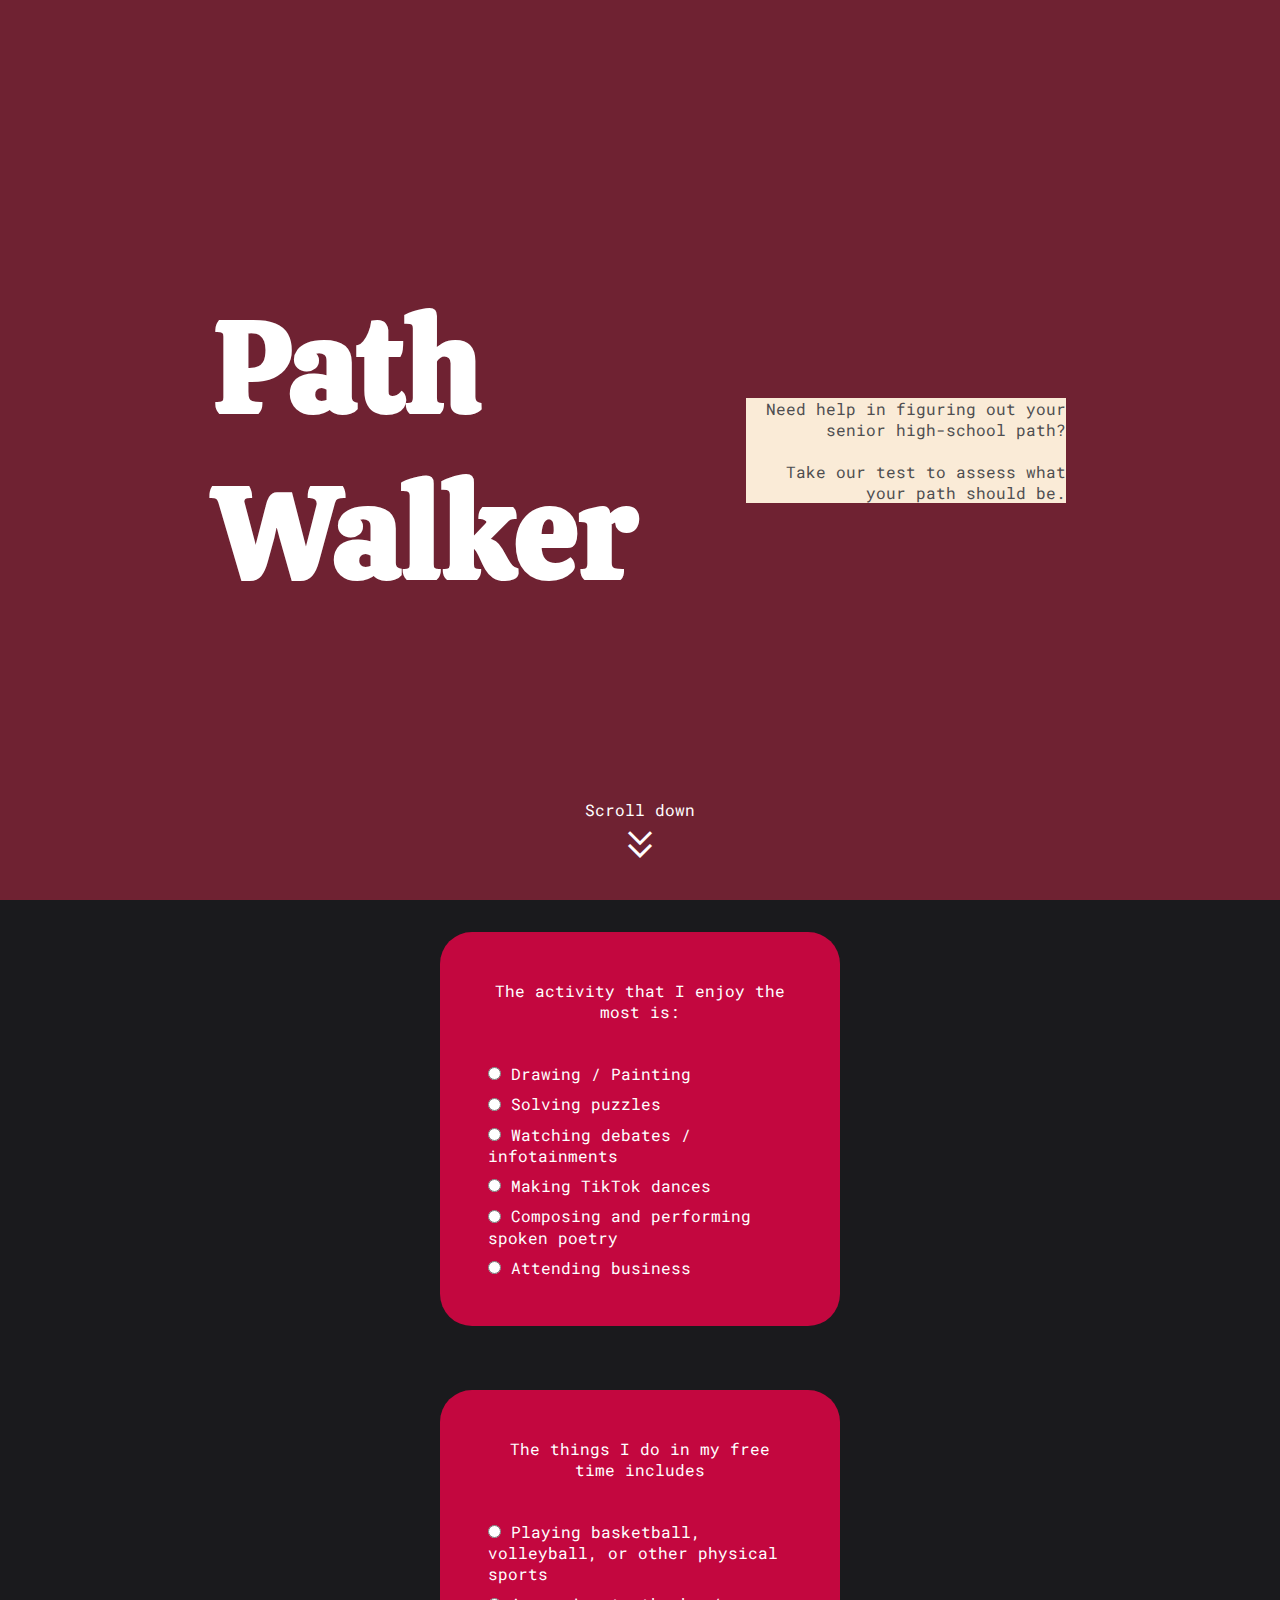
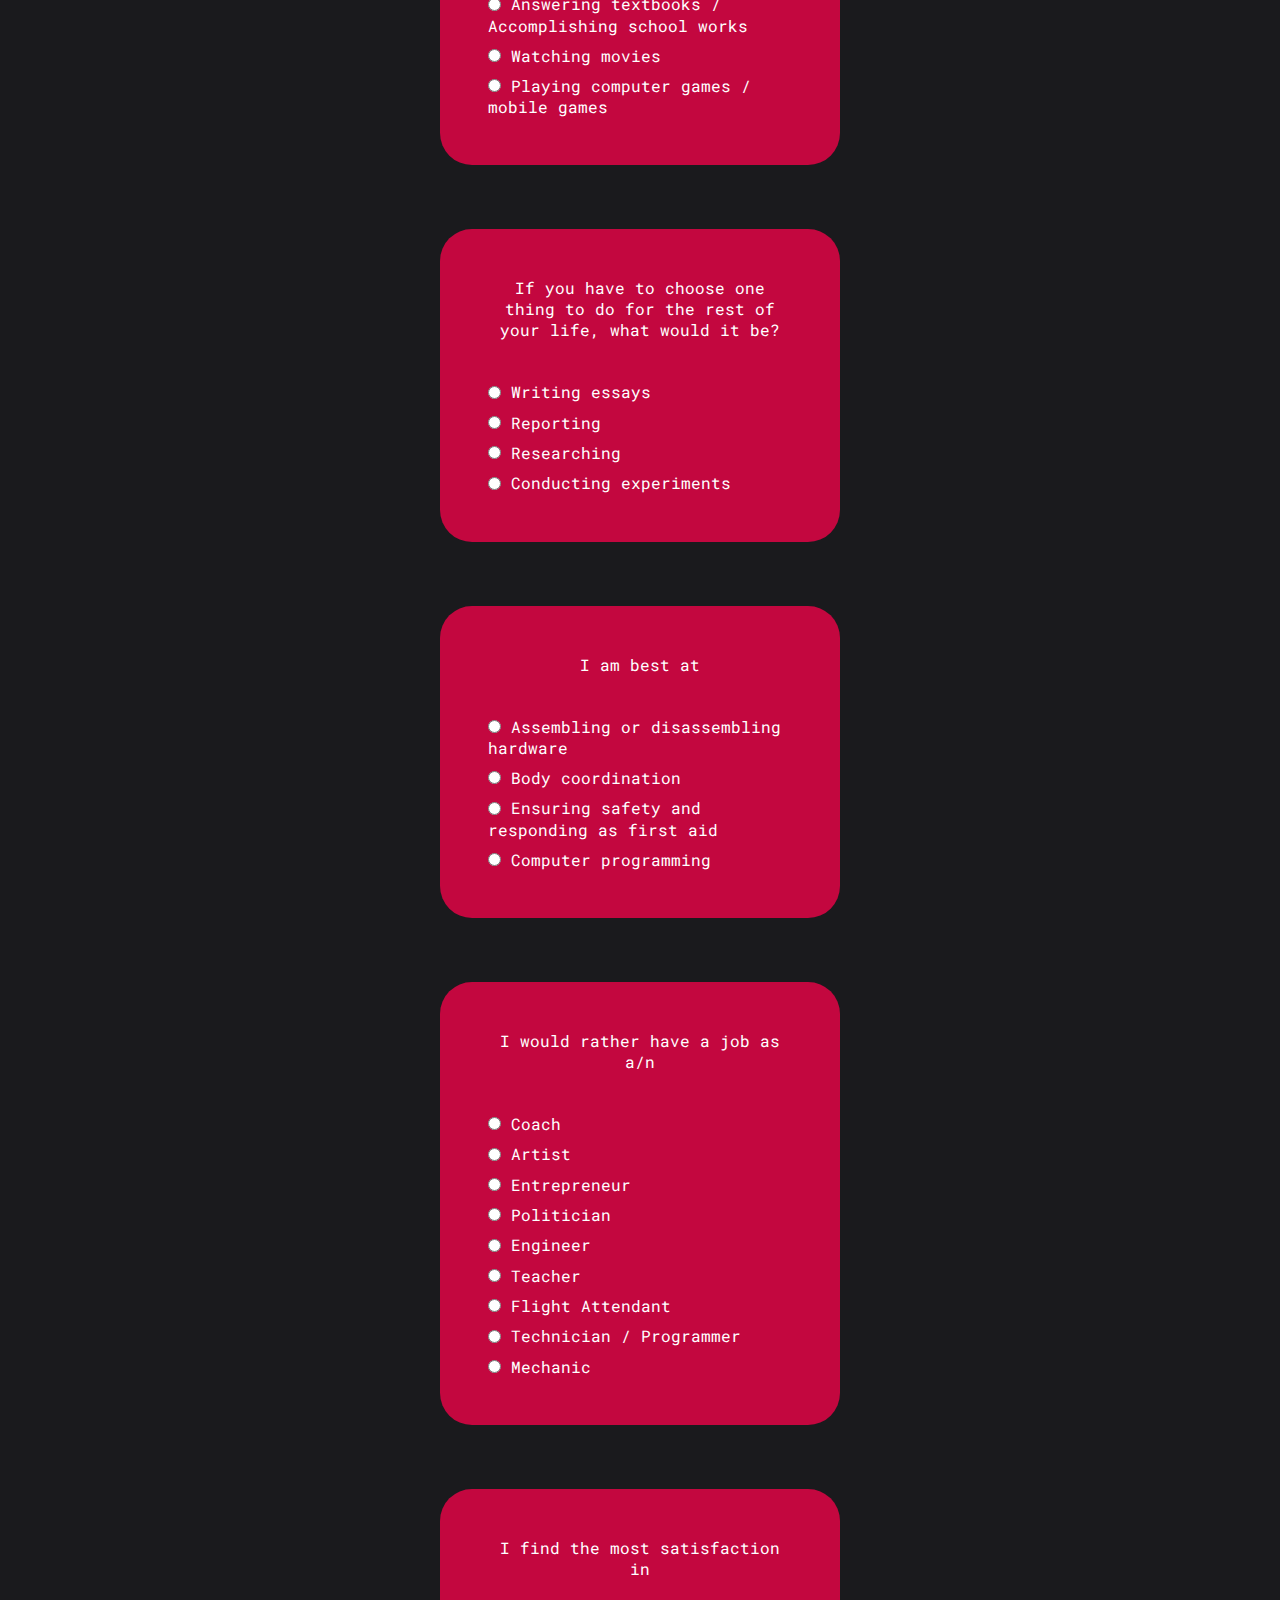
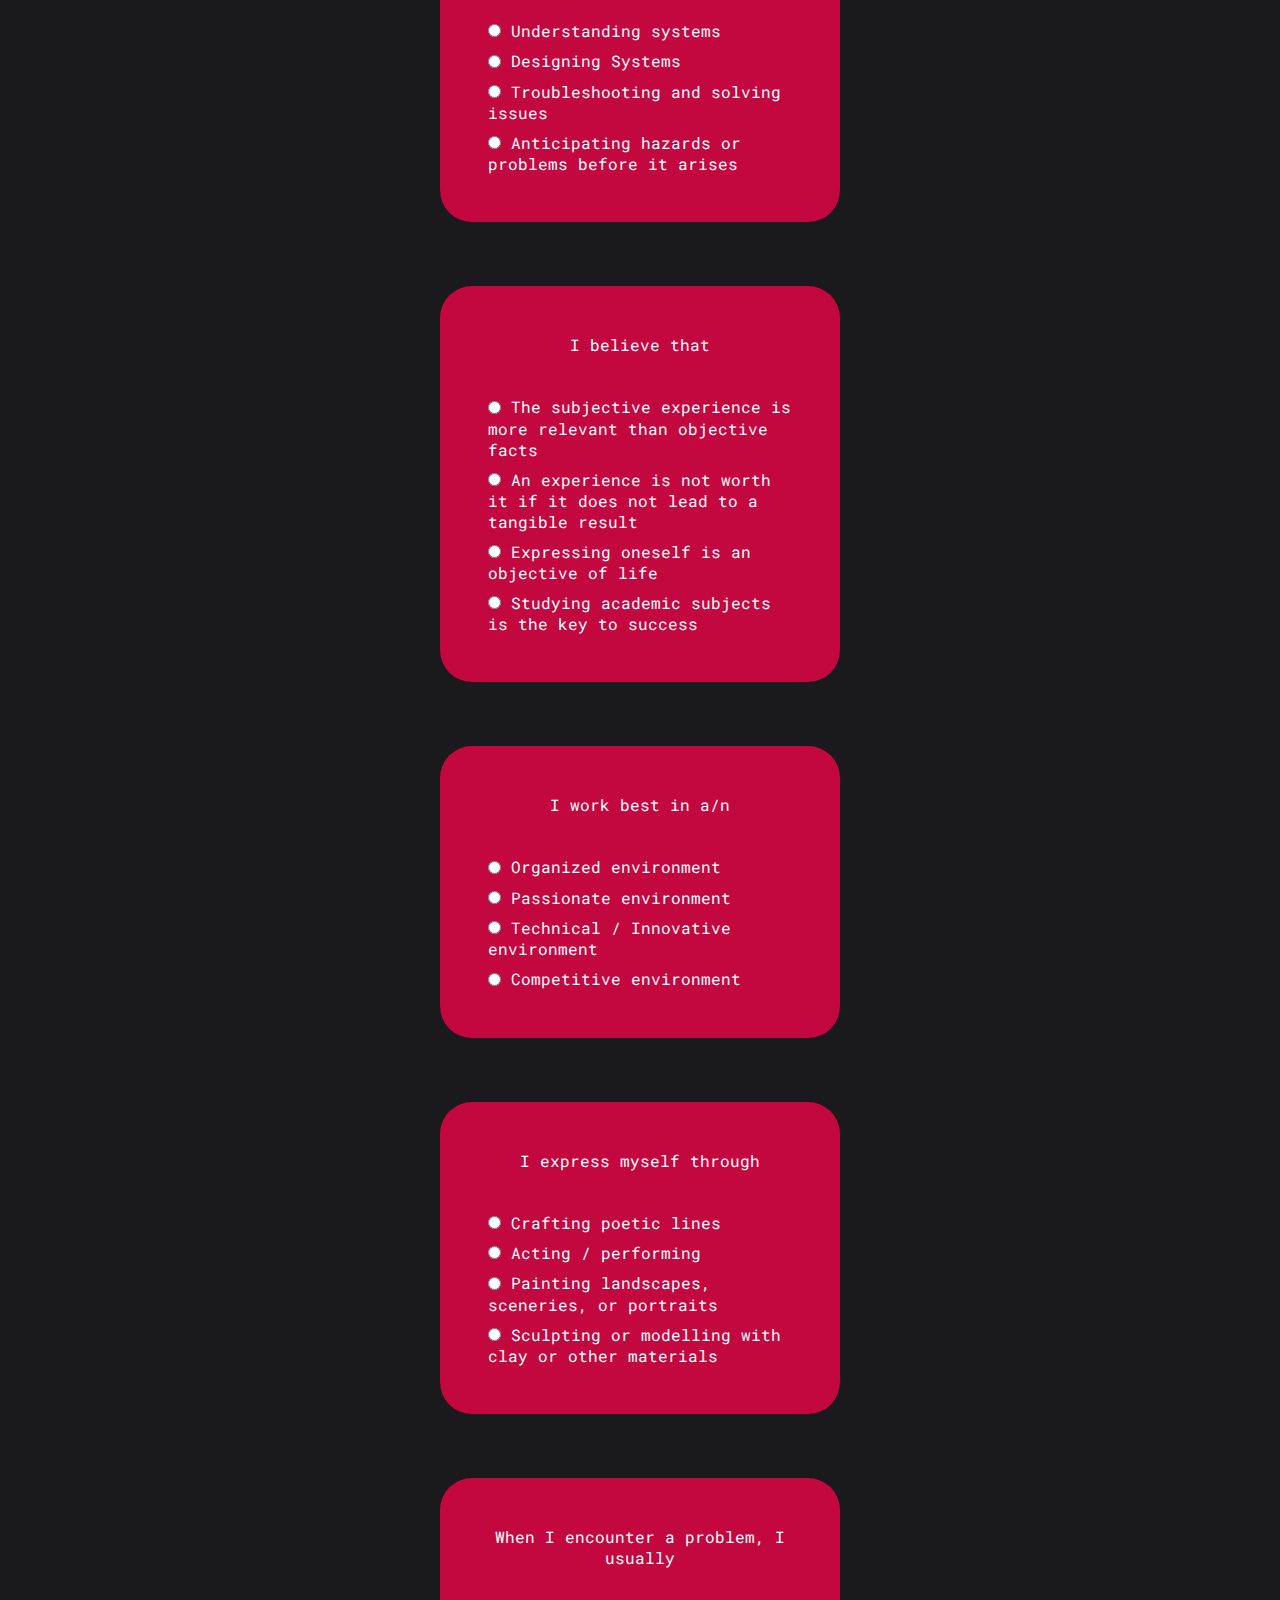
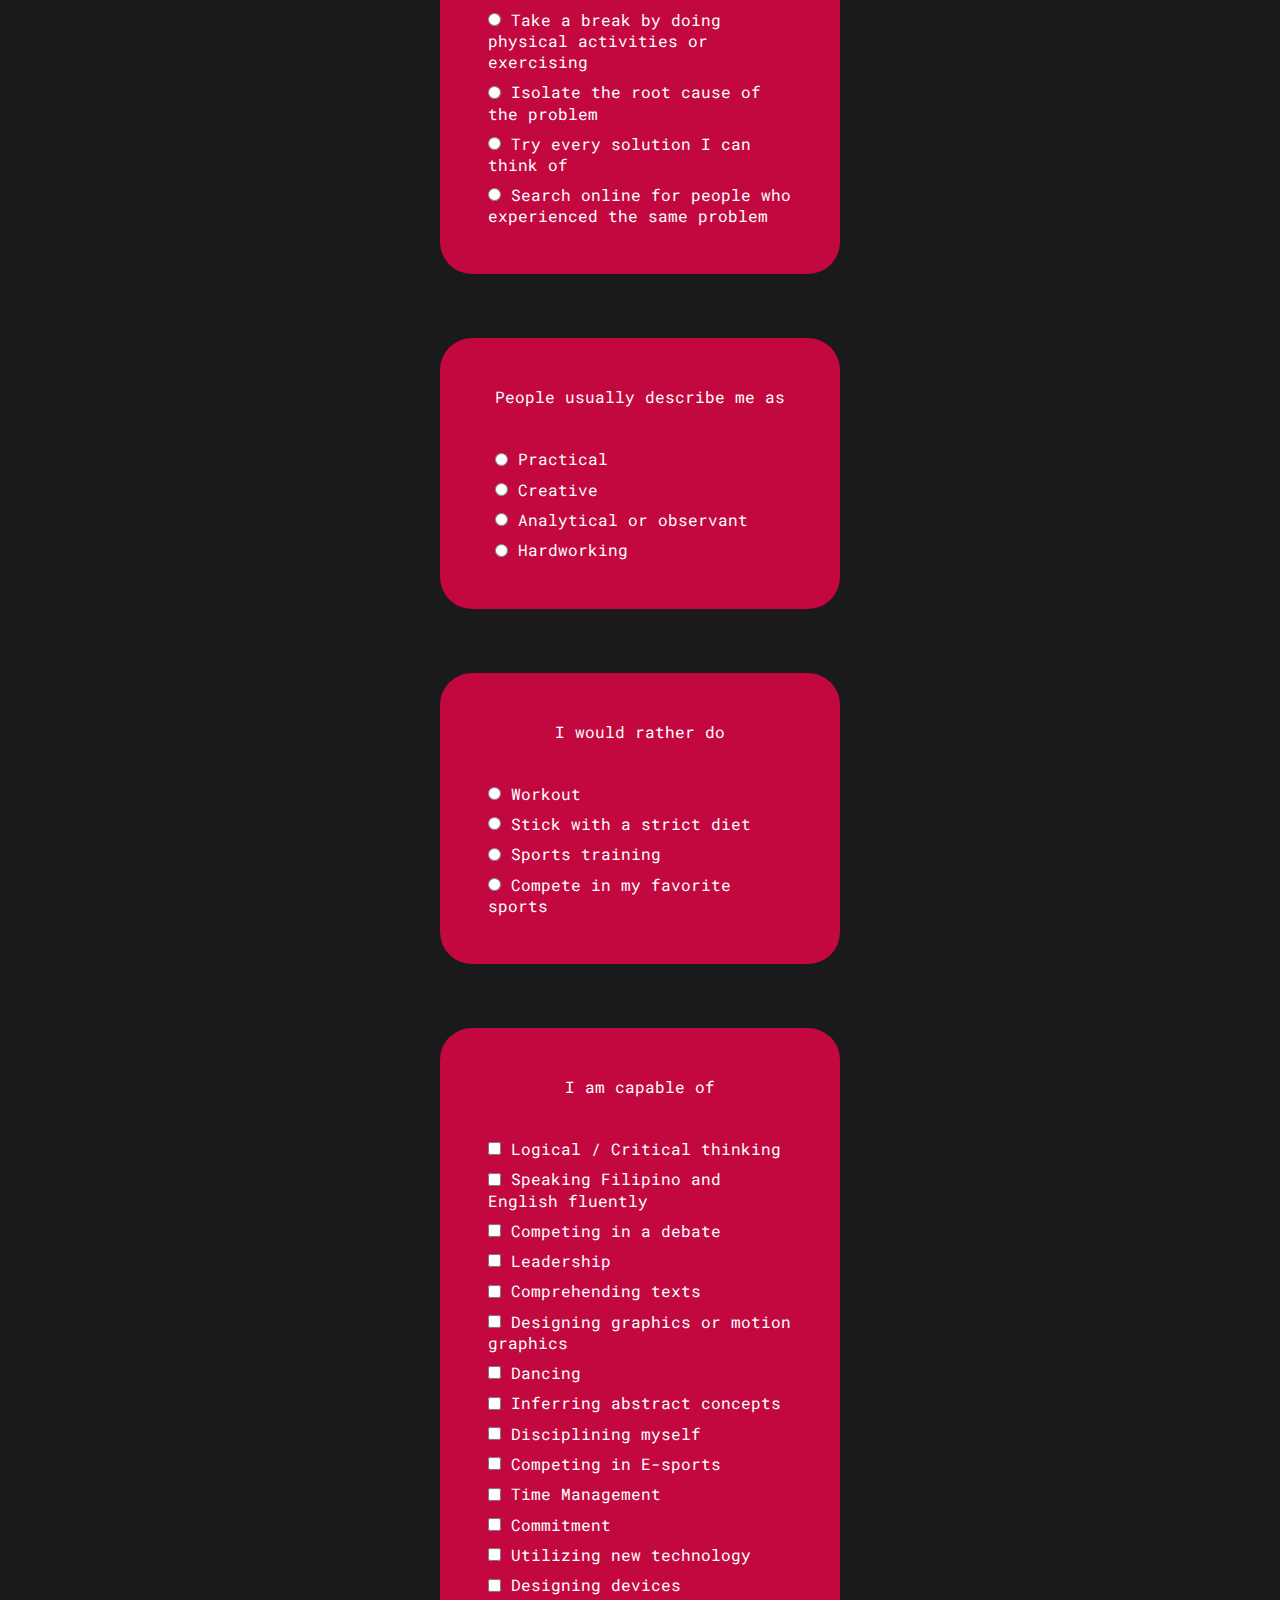
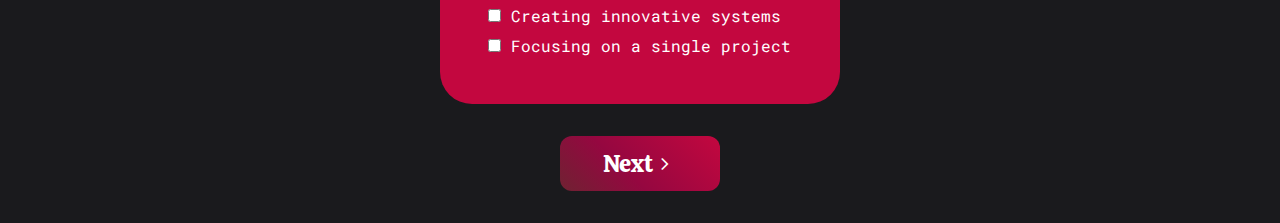
<file: index.html>
<!DOCTYPE html>
<html lang="en">
<head>
    <meta charset="UTF-8">
    <meta name="viewport" content="width=device-width, initial-scale=1.0">
    <link rel="icon" href="assets\icon\snowicon.ico">
    <link rel="stylesheet" href="stylesheet.css">
    <link rel="stylesheet" href="https://fonts.googleapis.com/css2?family=Material+Symbols+Outlined:opsz,wght,FILL,GRAD@20..48,100..700,0..1,-50..200" />

    <title>Path Walker</title>
</head>
<body>
    
    <div class="title" id="titlepage">
        <h1>Path<br>Walker</h1>
        <div class="describe">
            <p>Need help in figuring out your senior high-school path?</p>
            <br>
            <p>Take our test to assess what your path should be.</p>
        </div>
        <div id="scrollButton">
            <p>Scroll down</p>
            <span class="material-symbols-outlined">
                keyboard_double_arrow_down
            </span>
        </div>
    </div>


    <div class="content" id="content">


        <div class="questioncard">
            <p>The activity that I enjoy the most is:</p>
            <div class="choices">
                <input type="radio" name="q1" id="q1c1">
                <label for="q1c1">Drawing / Painting</label>
                <br>
                <input type="radio" name="q1" id="q1c2">
                <label for="q1c2">Solving puzzles</label>
                <br>
                <input type="radio" name="q1" id="q1c3">
                <label for="q1c3">Watching debates / infotainments</label>
                <br>
                <input type="radio" name="q1" id="q1c4">
                <label for="q1c4">Making TikTok dances</label>
                <br>
                <input type="radio" name="q1" id="q1c5">
                <label for="q1c5">Composing and performing spoken poetry</label>
                <br>
                <input type="radio" name="q1" id="q1c6">
                <label for="q1c6">Attending business</label>
            </div>
        </div>

        <div class="questioncard">
            <p>The things I do in my free time includes</p>
            <div class="choices">
                <input type="radio" name="q2" id="q2c1">
                <label for="q2c1">Playing basketball, volleyball, or other physical sports</label>
                <br>
                <input type="radio" name="q2" id="q2c2">
                <label for="q2c2">Answering textbooks / Accomplishing school works</label>
                <br>
                <input type="radio" name="q2" id="q2c3">
                <label for="q2c3">Watching movies</label>
                <br>
                <input type="radio" name="q2" id="q2c4">
                <label for="q2c4">Playing computer games / mobile games</label>
                <br>
            </div>
        </div>

        <div class="questioncard">
            <p>If you have to choose one thing to do for the rest of your life, what would it be?</p>
            <div class="choices">
                <input type="radio" name="q3" id="q3c1">
                <label for="q3c1">Writing essays</label>
                <br>
                <input type="radio" name="q3" id="q3c2">
                <label for="q3c2">Reporting</label>
                <br>
                <input type="radio" name="q3" id="q3c3">
                <label for="q3c3">Researching</label>
                <br>
                <input type="radio" name="q3" id="q3c4">
                <label for="q3c4">Conducting experiments</label>
                <br>
            </div>
        </div>

        <div class="questioncard">
            <p>I am best at</p>
            <div class="choices">
                <input type="radio" name="q4" id="q4c1">
                <label for="q4c1">Assembling or disassembling hardware</label>
                <br>
                <input type="radio" name="q4" id="q4c2">
                <label for="q4c2">Body coordination</label>
                <br>
                <input type="radio" name="q4" id="q4c3">
                <label for="q4c3">Ensuring safety and responding as first aid</label>
                <br>
                <input type="radio" name="q4" id="q4c4">
                <label for="q4c4">Computer programming</label>
                <br>
            </div>
        </div>

        <div class="questioncard">
            <p>I would rather have a job as a/n</p>
            <div class="choices">
                <input type="radio" name="q5" id="q5c1">
                <label for="q5c1">Coach</label>
                <br>
                <input type="radio" name="q5" id="q5c2">
                <label for="q5c2">Artist</label>
                <br>
                <input type="radio" name="q5" id="q5c3">
                <label for="q5c3">Entrepreneur</label>
                <br>
                <input type="radio" name="q5" id="q5c4">
                <label for="q5c4">Politician</label>
                <br>
                <input type="radio" name="q5" id="q5c5">
                <label for="q5c5">Engineer</label>
                <br>
                <input type="radio" name="q5" id="q5c6">
                <label for="q5c6">Teacher</label>
                <br>
                <input type="radio" name="q5" id="q5c7">
                <label for="q5c7">Flight Attendant</label>
                <br>
                <input type="radio" name="q5" id="q5c8">
                <label for="q5c8">Technician / Programmer</label>
                <br>
                <input type="radio" name="q5" id="q5c9">
                <label for="q5c9">Mechanic</label>
                <br>
            </div>
        </div>

        <div class="questioncard">
            <p>I find the most satisfaction in</p>
            <div class="choices">
                <input type="radio" name="q6" id="q6c1">
                <label for="q6c1">Understanding systems</label>
                <br>
                <input type="radio" name="q6" id="q6c2">
                <label for="q6c2">Designing Systems</label>
                <br>
                <input type="radio" name="q6" id="q6c3">
                <label for="q6c3">Troubleshooting and solving issues</label>
                <br>
                <input type="radio" name="q6" id="q6c4">
                <label for="q6c4">Anticipating hazards or problems before it arises</label>
                <br>
            </div>
        </div>

        <div class="questioncard">
            <p>I believe that</p>
            <div class="choices">
                <input type="radio" name="q7" id="q7c1">
                <label for="q7c1">The subjective experience is more relevant than objective facts</label>
                <br>
                <input type="radio" name="q7" id="q7c2">
                <label for="q7c2">An experience is not worth it if it does not lead to a tangible result</label>
                <br>
                <input type="radio" name="q7" id="q7c3">
                <label for="q7c3">Expressing oneself is an objective of life</label>
                <br>
                <input type="radio" name="q7" id="q7c4">
                <label for="q7c4">Studying academic subjects is the key to success</label>
                <br>
            </div>
        </div>

        <div class="questioncard">
            <p>I work best in a/n</p>
            <div class="choices">
                <input type="radio" name="q8" id="q8c1">
                <label for="q8c1">Organized environment</label>
                <br>
                <input type="radio" name="q8" id="q8c2">
                <label for="q8c2">Passionate environment</label>
                <br>
                <input type="radio" name="q8" id="q8c3">
                <label for="q8c3">Technical / Innovative environment</label>
                <br>
                <input type="radio" name="q8" id="q8c4">
                <label for="q8c4">Competitive environment</label>
                <br>
            </div>
        </div>

        <div class="questioncard">
            <p>I express myself through</p>
            <div class="choices">
                <input type="radio" name="q9" id="q9c1">
                <label for="q9c1">Crafting poetic lines</label>
                <br>
                <input type="radio" name="q9" id="q9c2">
                <label for="q9c2">Acting / performing</label>
                <br>
                <input type="radio" name="q9" id="q9c3">
                <label for="q9c3">Painting landscapes, sceneries, or portraits</label>
                <br>
                <input type="radio" name="q9" id="q9c4">
                <label for="q9c4">Sculpting or modelling with clay or other materials</label>
                <br>
            </div>
        </div>

        <div class="questioncard">
            <p>When I encounter a problem, I usually</p>
            <div class="choices">
                <input type="radio" name="q10" id="q10c1">
                <label for="q10c1">Take a break by doing physical activities or exercising</label>
                <br>
                <input type="radio" name="q10" id="q10c2">
                <label for="q10c2">Isolate the root cause of the problem</label>
                <br>
                <input type="radio" name="q10" id="q10c3">
                <label for="q10c3">Try every solution I can think of</label>
                <br>
                <input type="radio" name="q10" id="q10c4">
                <label for="q10c4">Search online for people who experienced the same problem</label>
                <br>
            </div>
        </div>

        <div class="questioncard">
            <p>People usually describe me as</p>
            <div class="choices">
                <input type="radio" name="q11" id="q11c1">
                <label for="q11c1">Practical</label>
                <br>
                <input type="radio" name="q11" id="q11c2">
                <label for="q11c2">Creative</label>
                <br>
                <input type="radio" name="q11" id="q11c3">
                <label for="q11c3">Analytical or observant</label>
                <br>
                <input type="radio" name="q11" id="q11c4">
                <label for="q11c4">Hardworking</label>
                <br>
            </div>
        </div>

        <div class="questioncard">
            <p>I would rather do</p>
            <div class="choices">
                <input type="radio" name="q12" id="q12c1">
                <label for="q12c1">Workout</label>
                <br>
                <input type="radio" name="q12" id="q12c2">
                <label for="q12c2">Stick with a strict diet</label>
                <br>
                <input type="radio" name="q12" id="q12c3">
                <label for="q12c3">Sports training</label>
                <br>
                <input type="radio" name="q12" id="q12c4">
                <label for="q12c4">Compete in my favorite sports</label>
                <br>
            </div>
        </div>

        <div class="questioncard">
            <p>I am capable of</p>
            <div class="choices">
                <input type="checkbox" name="skill1" id="skill1">
                <label for="skill1">Logical / Critical thinking</label>
                <br>
                <input type="checkbox" name="skill2" id="skill2">
                <label for="skill2">Speaking Filipino and English fluently</label>
                <br>
                <input type="checkbox" name="skill3" id="skill3">
                <label for="skill3">Competing in a debate</label>
                <br>
                <input type="checkbox" name="skill4" id="skill4">
                <label for="skill4">Leadership</label>
                <br>
                <input type="checkbox" name="skill5" id="skill5">
                <label for="skill5">Comprehending texts</label>
                <br>
                <input type="checkbox" name="skill6" id="skill6">
                <label for="skill6">Designing graphics or motion graphics</label>
                <br>
                <input type="checkbox" name="skill7" id="skill7">
                <label for="skill7">Dancing</label>
                <br>
                <input type="checkbox" name="skill8" id="skill8">
                <label for="skill8">Inferring abstract concepts</label>
                <br>
                <input type="checkbox" name="skill9" id="skill9">
                <label for="skill9">Disciplining myself</label>
                <br>
                <input type="checkbox" name="skill10" id="skill10">
                <label for="skill10">Competing in E-sports</label>
                <br>
                <input type="checkbox" name="skill11" id="skill11">
                <label for="skill11">Time Management</label>
                <br>
                <input type="checkbox" name="skill12" id="skill12">
                <label for="skill12">Commitment</label>
                <br>
                <input type="checkbox" name="skill13" id="skill13">
                <label for="skill13">Utilizing new technology</label>
                <br>
                <input type="checkbox" name="skill14" id="skill14">
                <label for="skill14">Designing devices</label>
                <br>
                <input type="checkbox" name="skill15" id="skill15">
                <label for="skill15">Creating innovative systems</label>
                <br>
                <input type="checkbox" name="skill16" id="skill16">
                <label for="skill16">Focusing on a single project</label>
                <br>
            </div>
        </div>

        <button id="assess" onclick="firstassess()">Next
            <span class="material-symbols-outlined">
                navigate_next
            </span>
        </button>

    </div>

    <script src="code.js"></script>

</body>
</html>
</file>
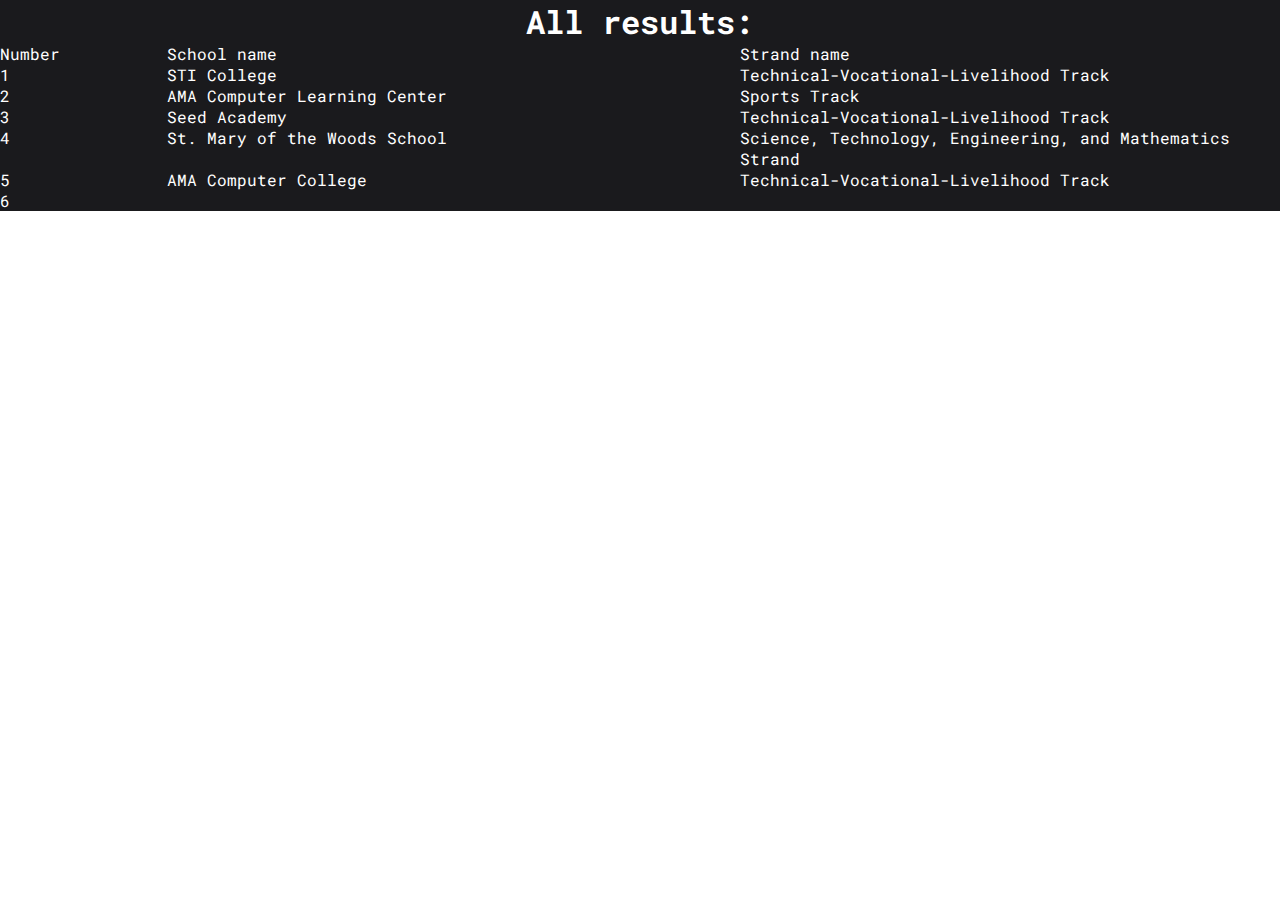
<file: admin.html>
<!DOCTYPE html>
<html lang="en">
<head>
    <meta charset="UTF-8">
    <meta name="viewport" content="width=device-width, initial-scale=1.0">
    <link rel="icon" href="assets\icon\snowicon.ico">
    <link rel="stylesheet" href="stylesheet.css">
    <link rel="stylesheet" href="save.css">
    <link rel="stylesheet" href="https://fonts.googleapis.com/css2?family=Material+Symbols+Outlined:opsz,wght,FILL,GRAD@20..48,100..700,0..1,-50..200" />

    <title>Path Walker List</title>
</head>
<body>
    
    <div class="content">
        <h1>All results:</h1>
        <div id="scaffold">
            <div class="res">
                <p class="index">Number</p>
                <p class="schoolname">School name</p>
                <p class="strand">Strand name</p>
            </div>
        </div>
    </div>

    <script src="retriveALL.js"></script>
    <script src="code.js"></script>

</body>
</html>
</file>
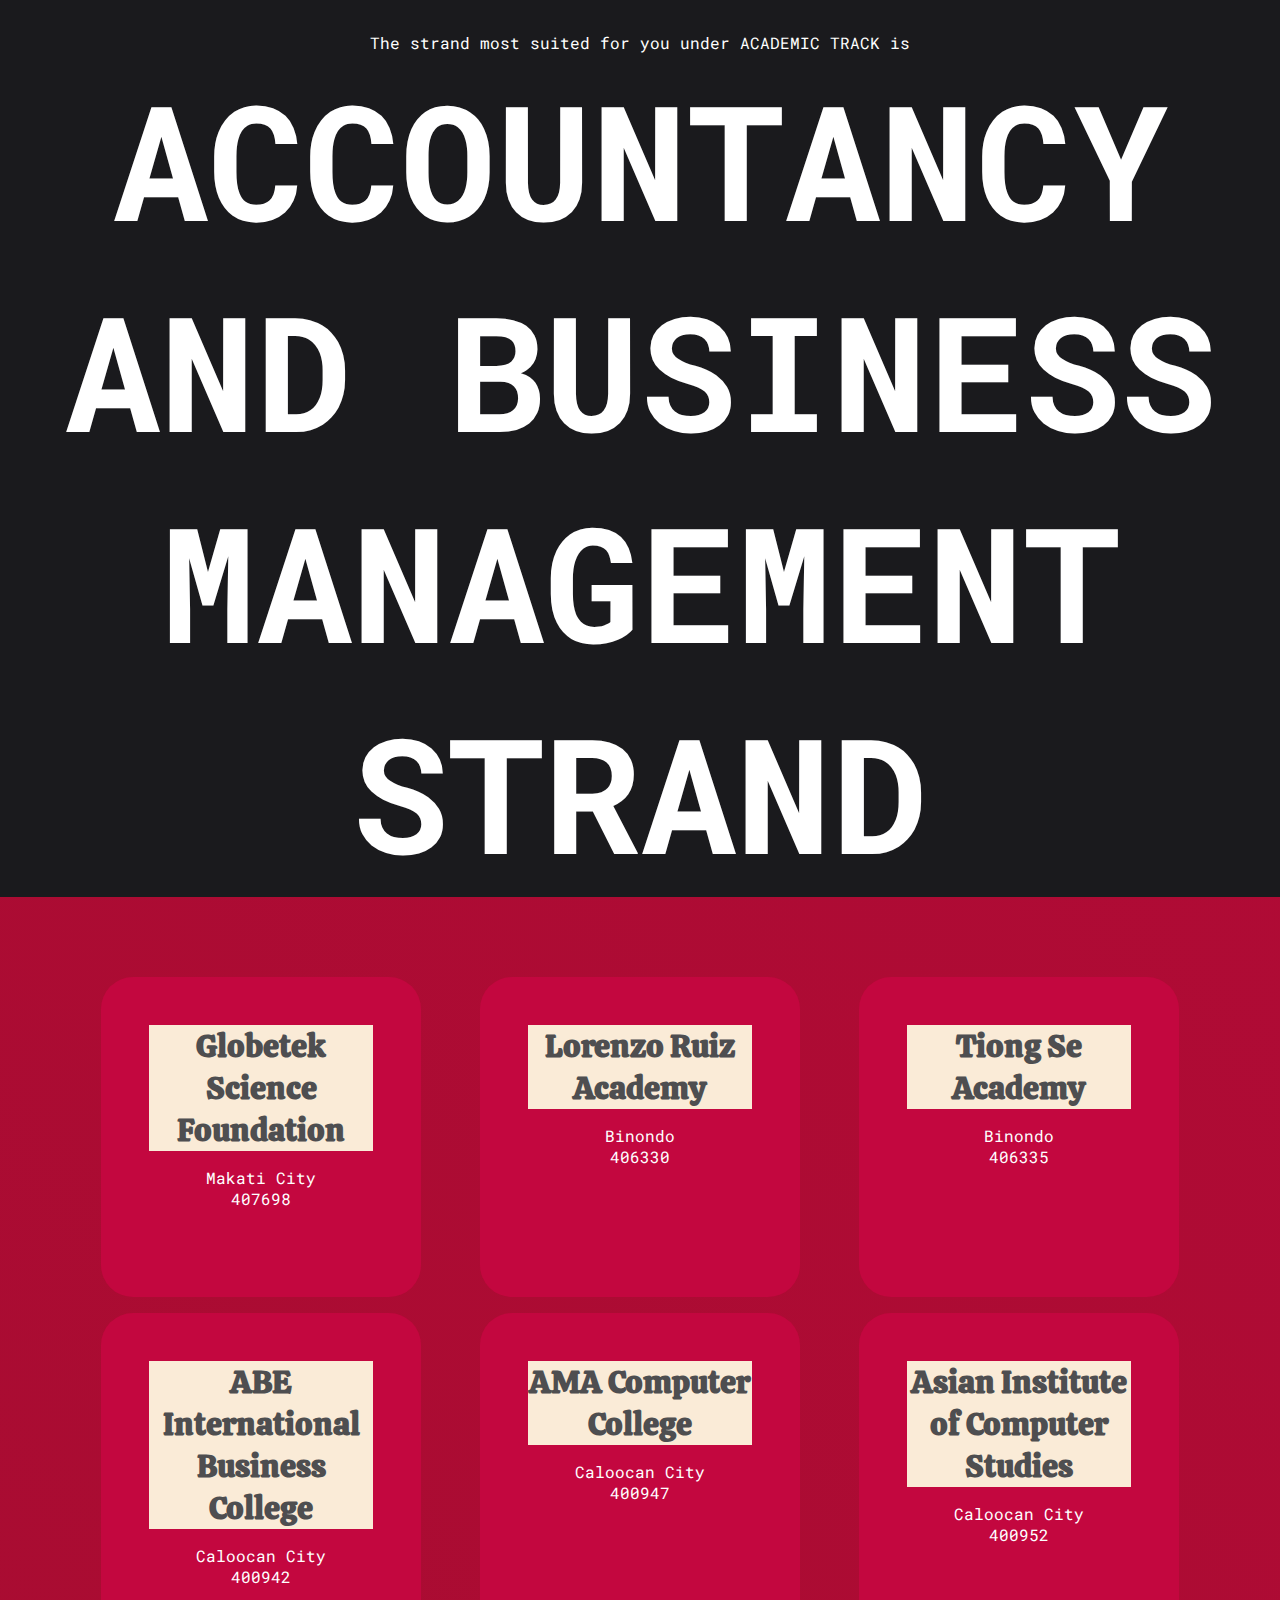
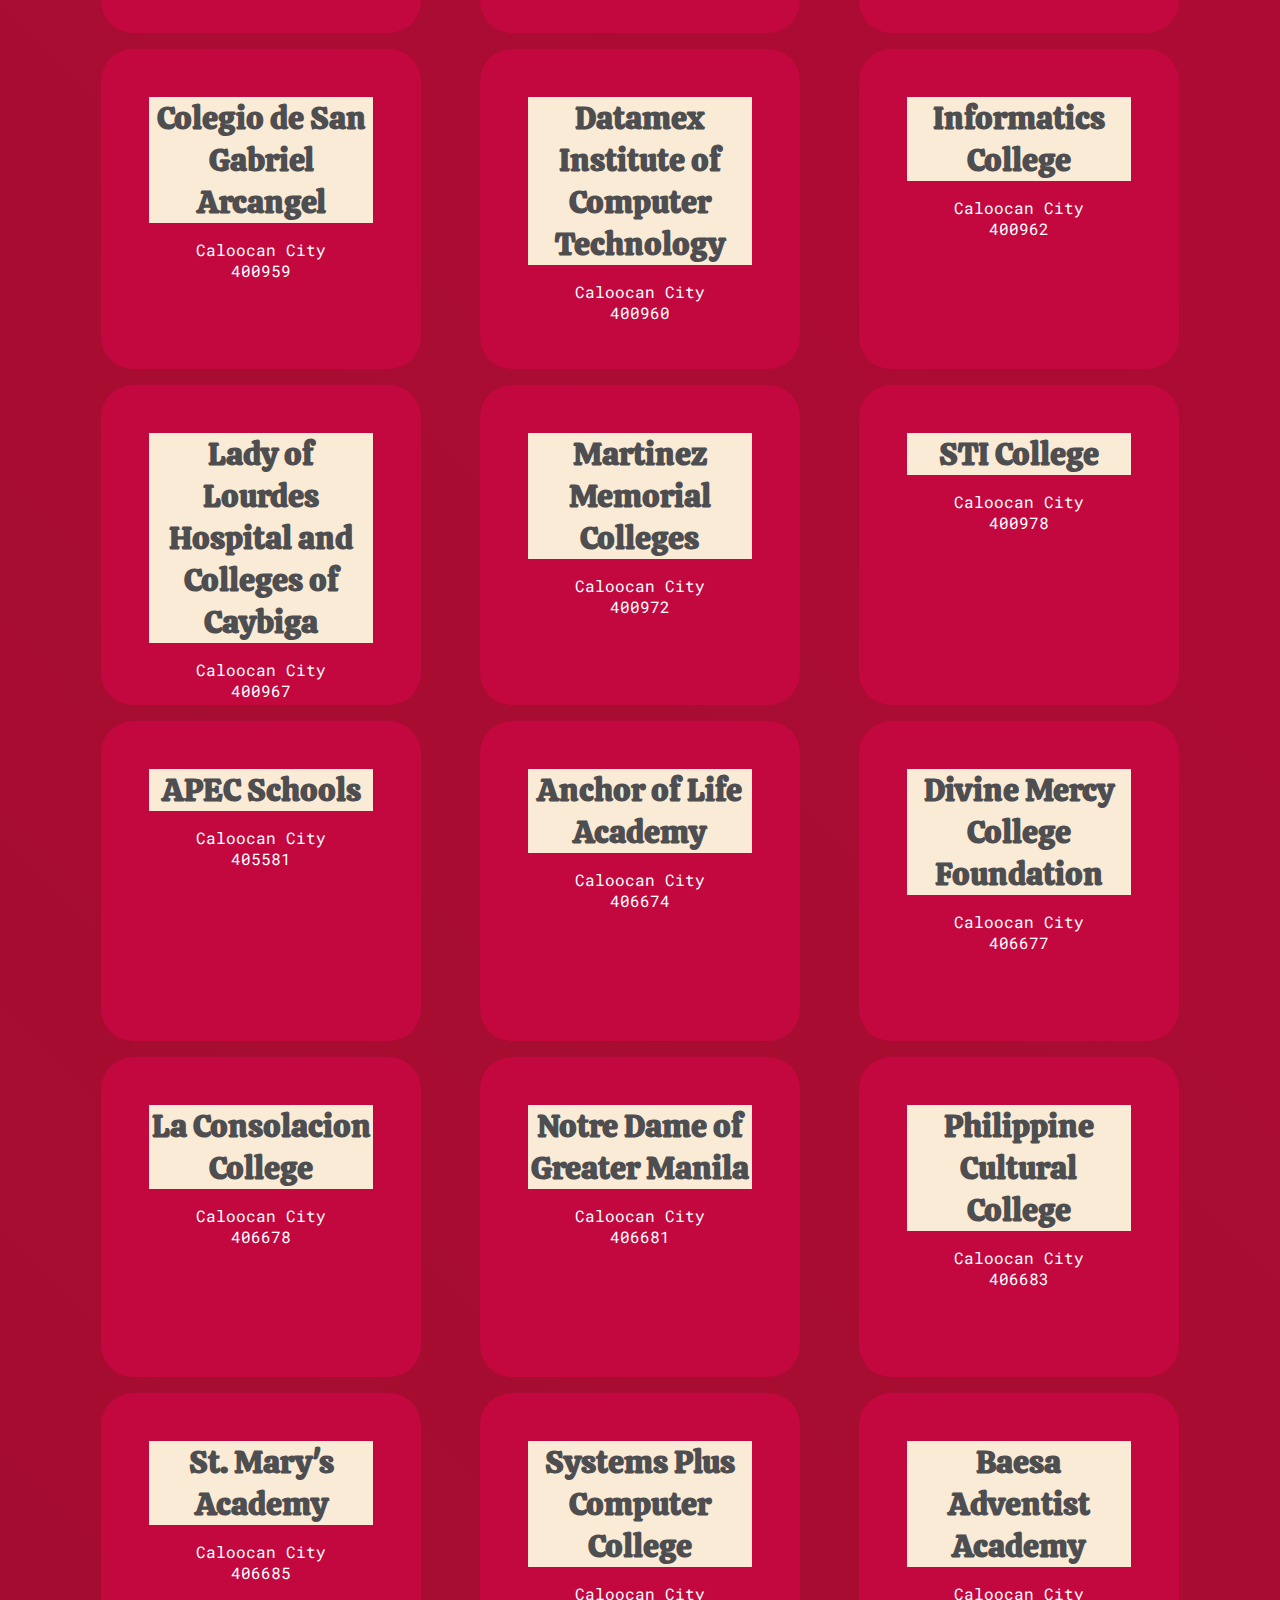
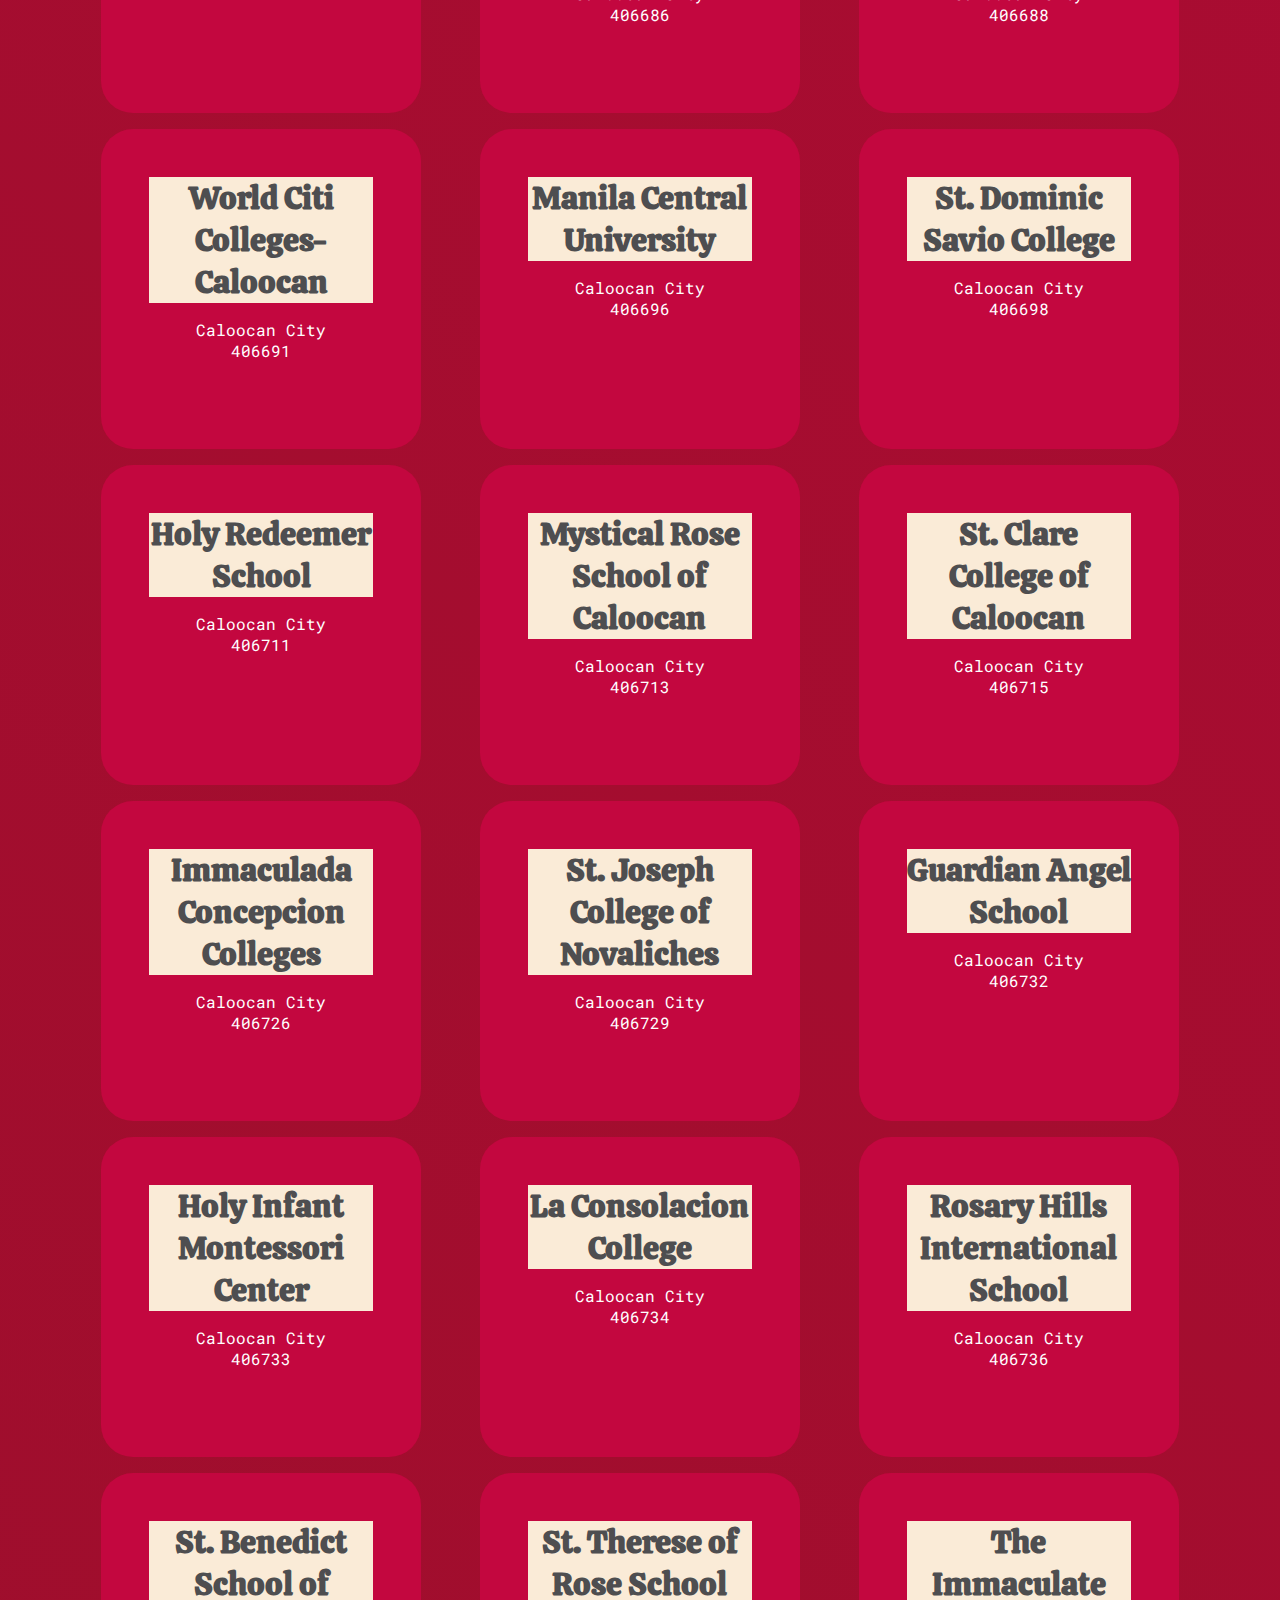
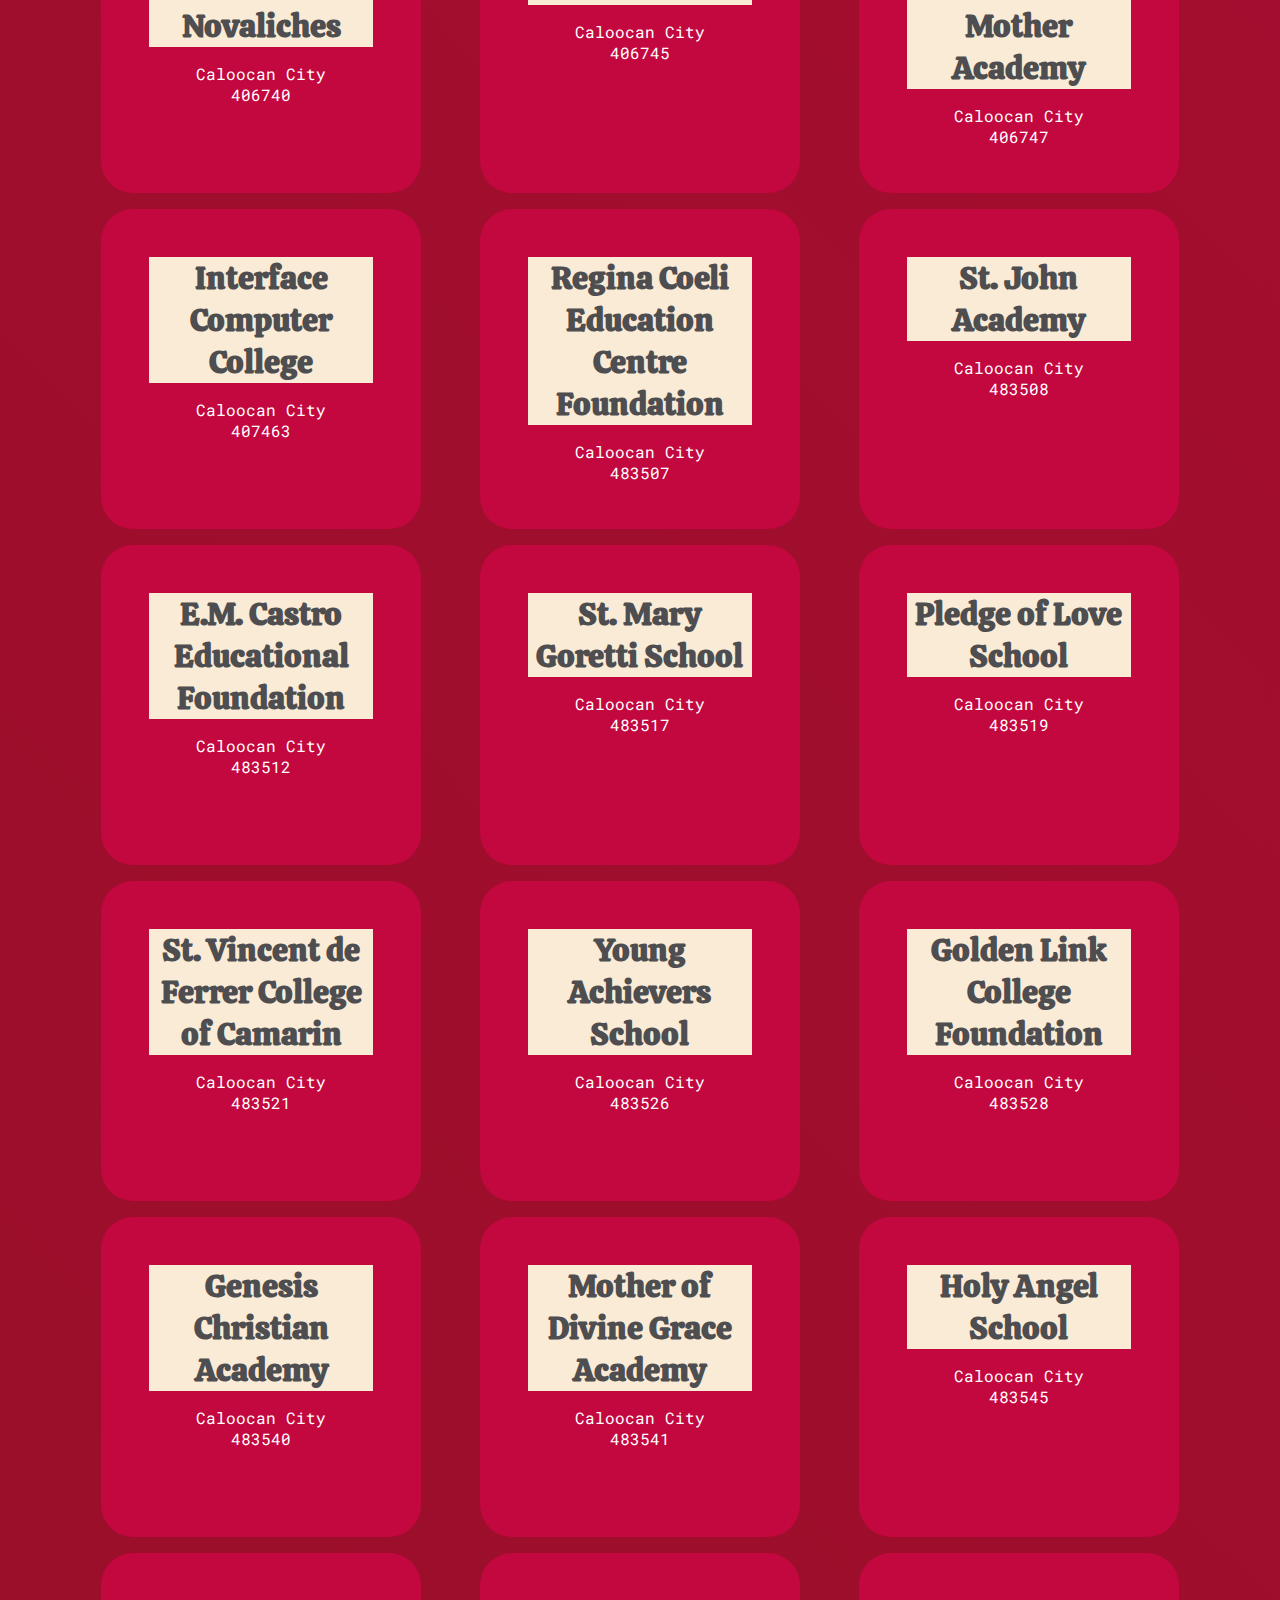
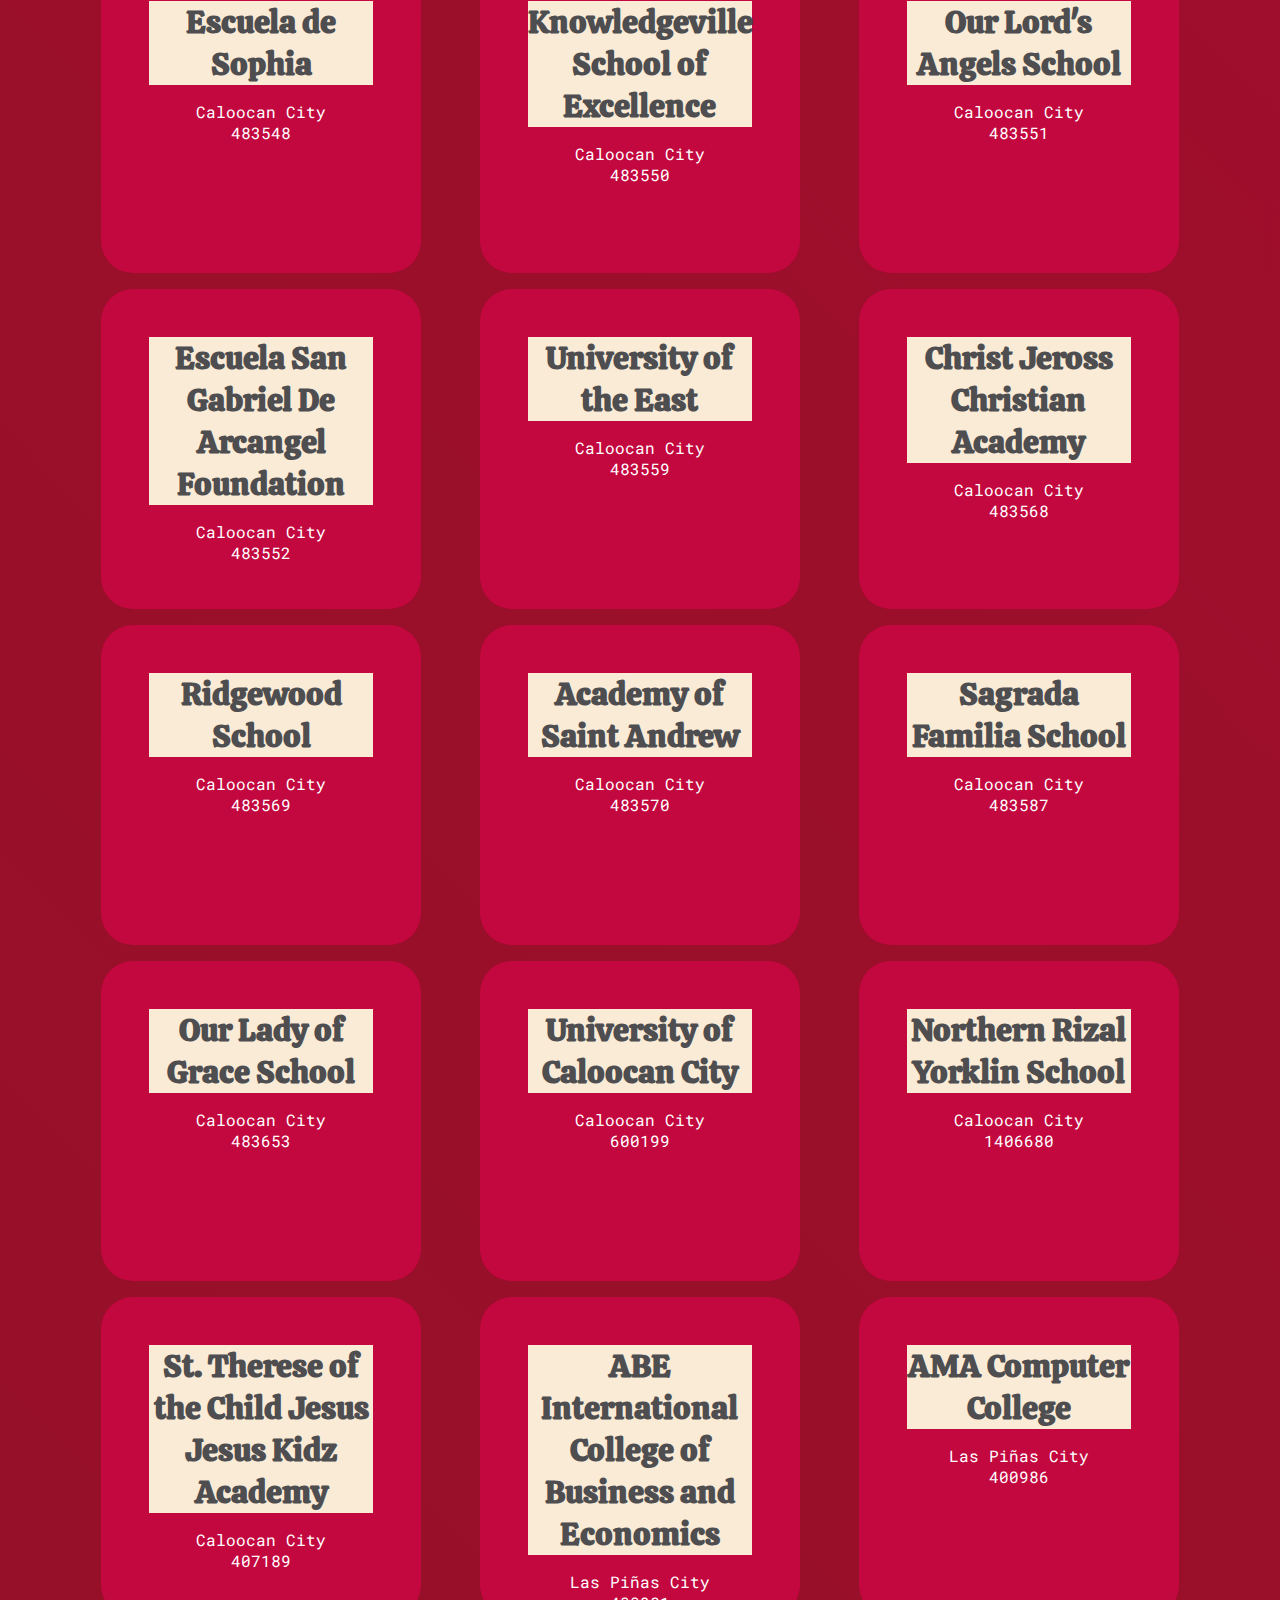
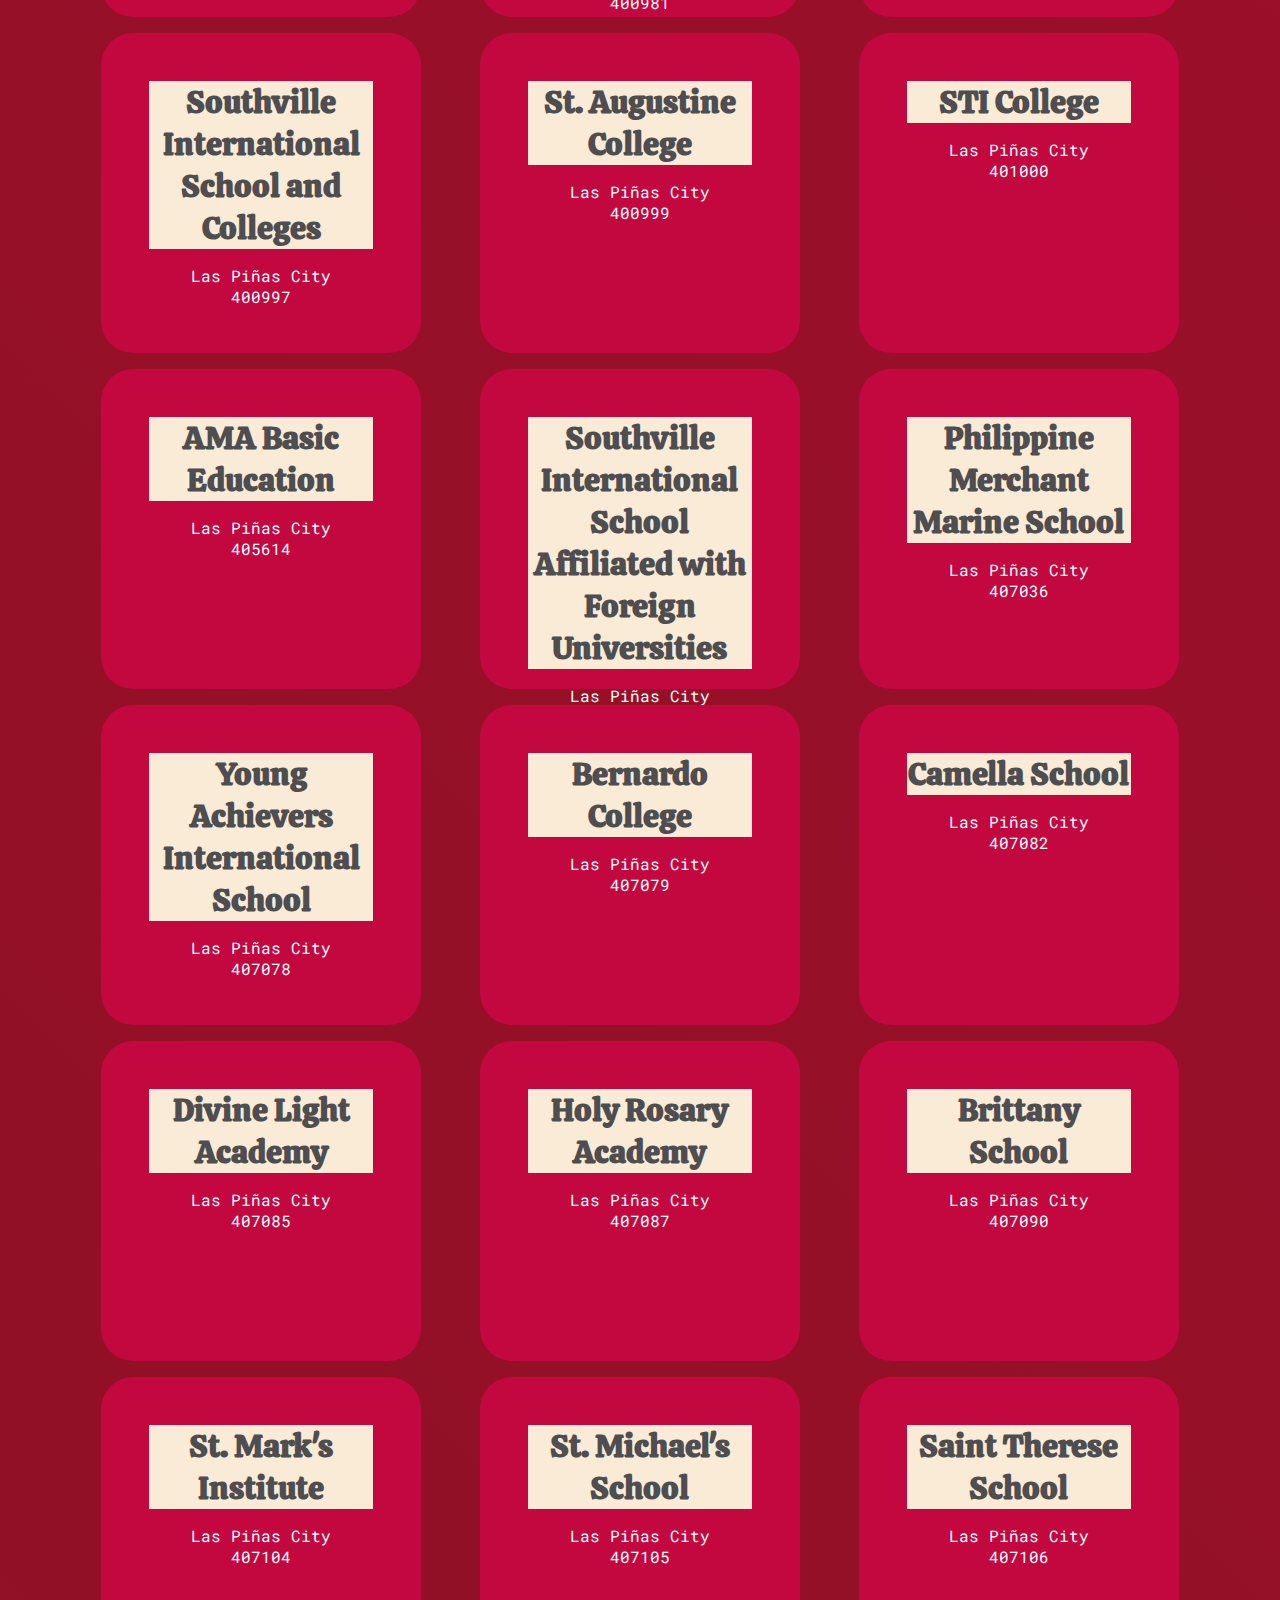
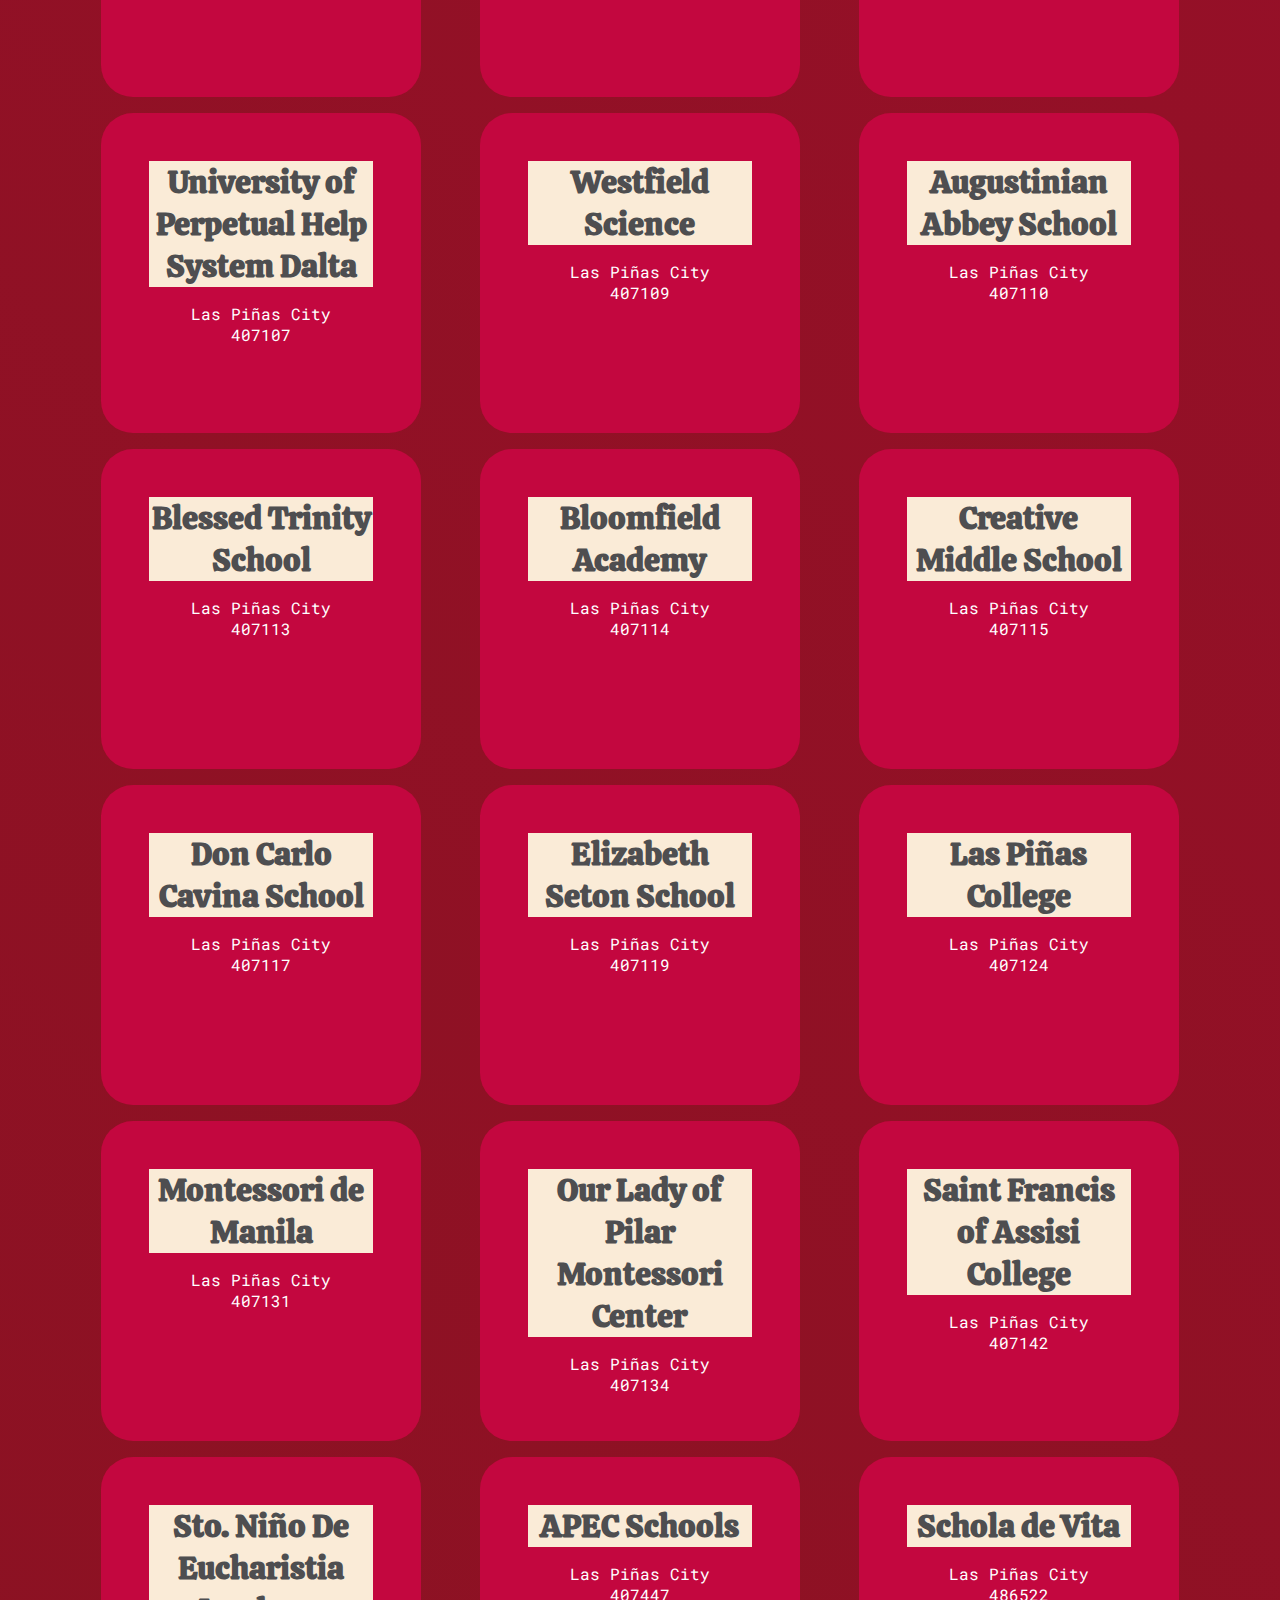
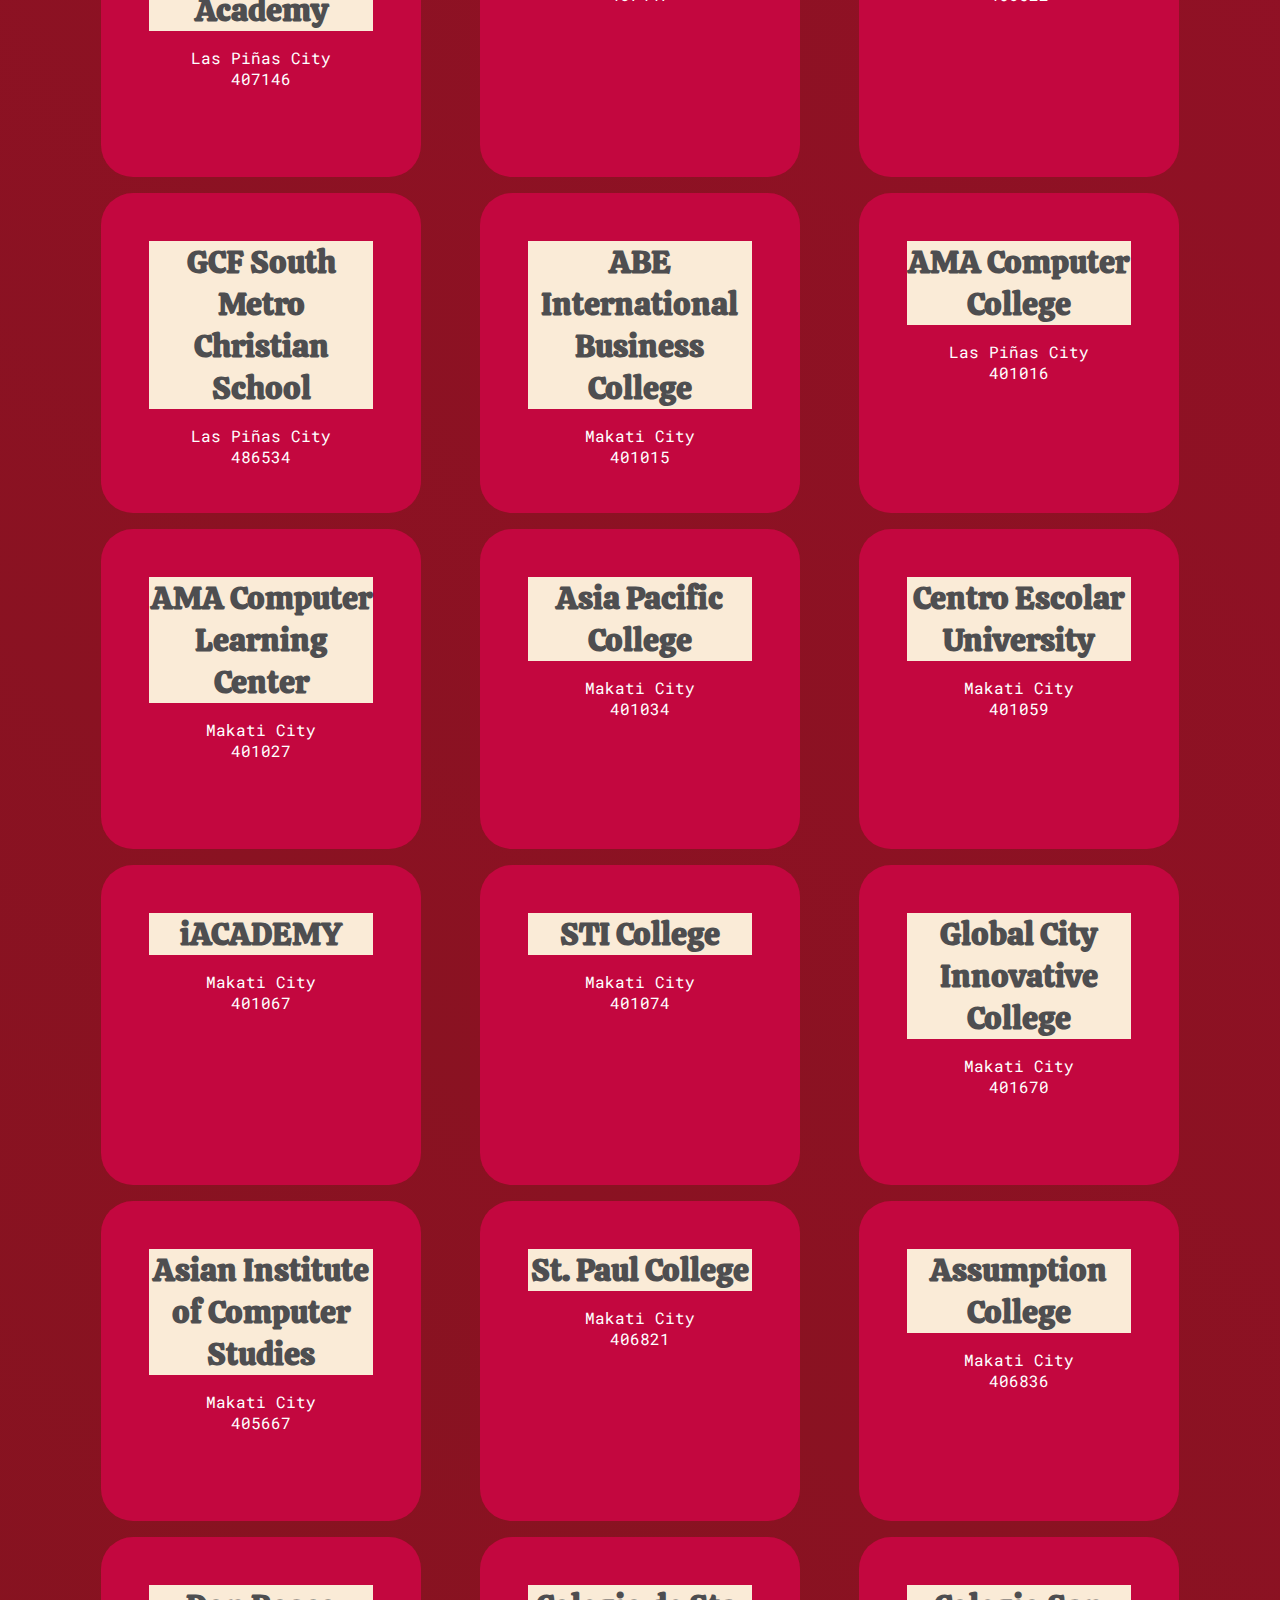
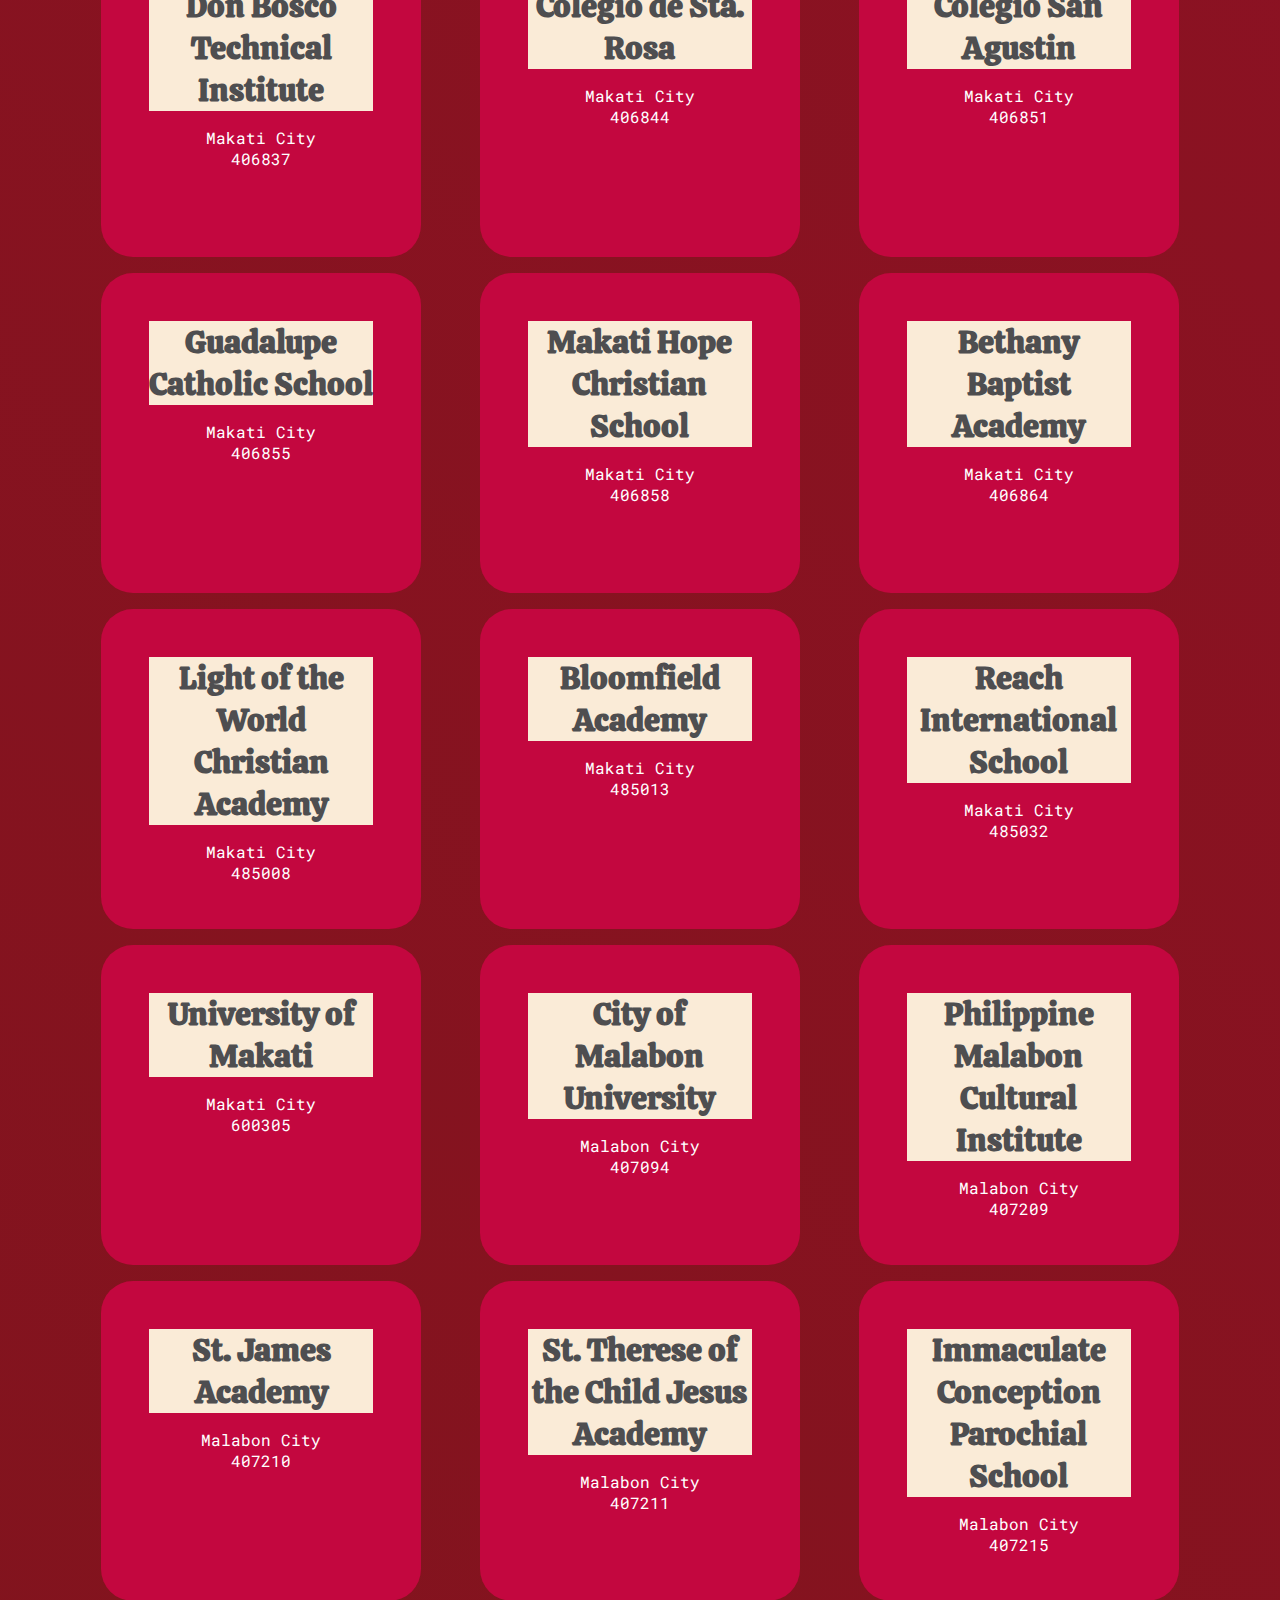
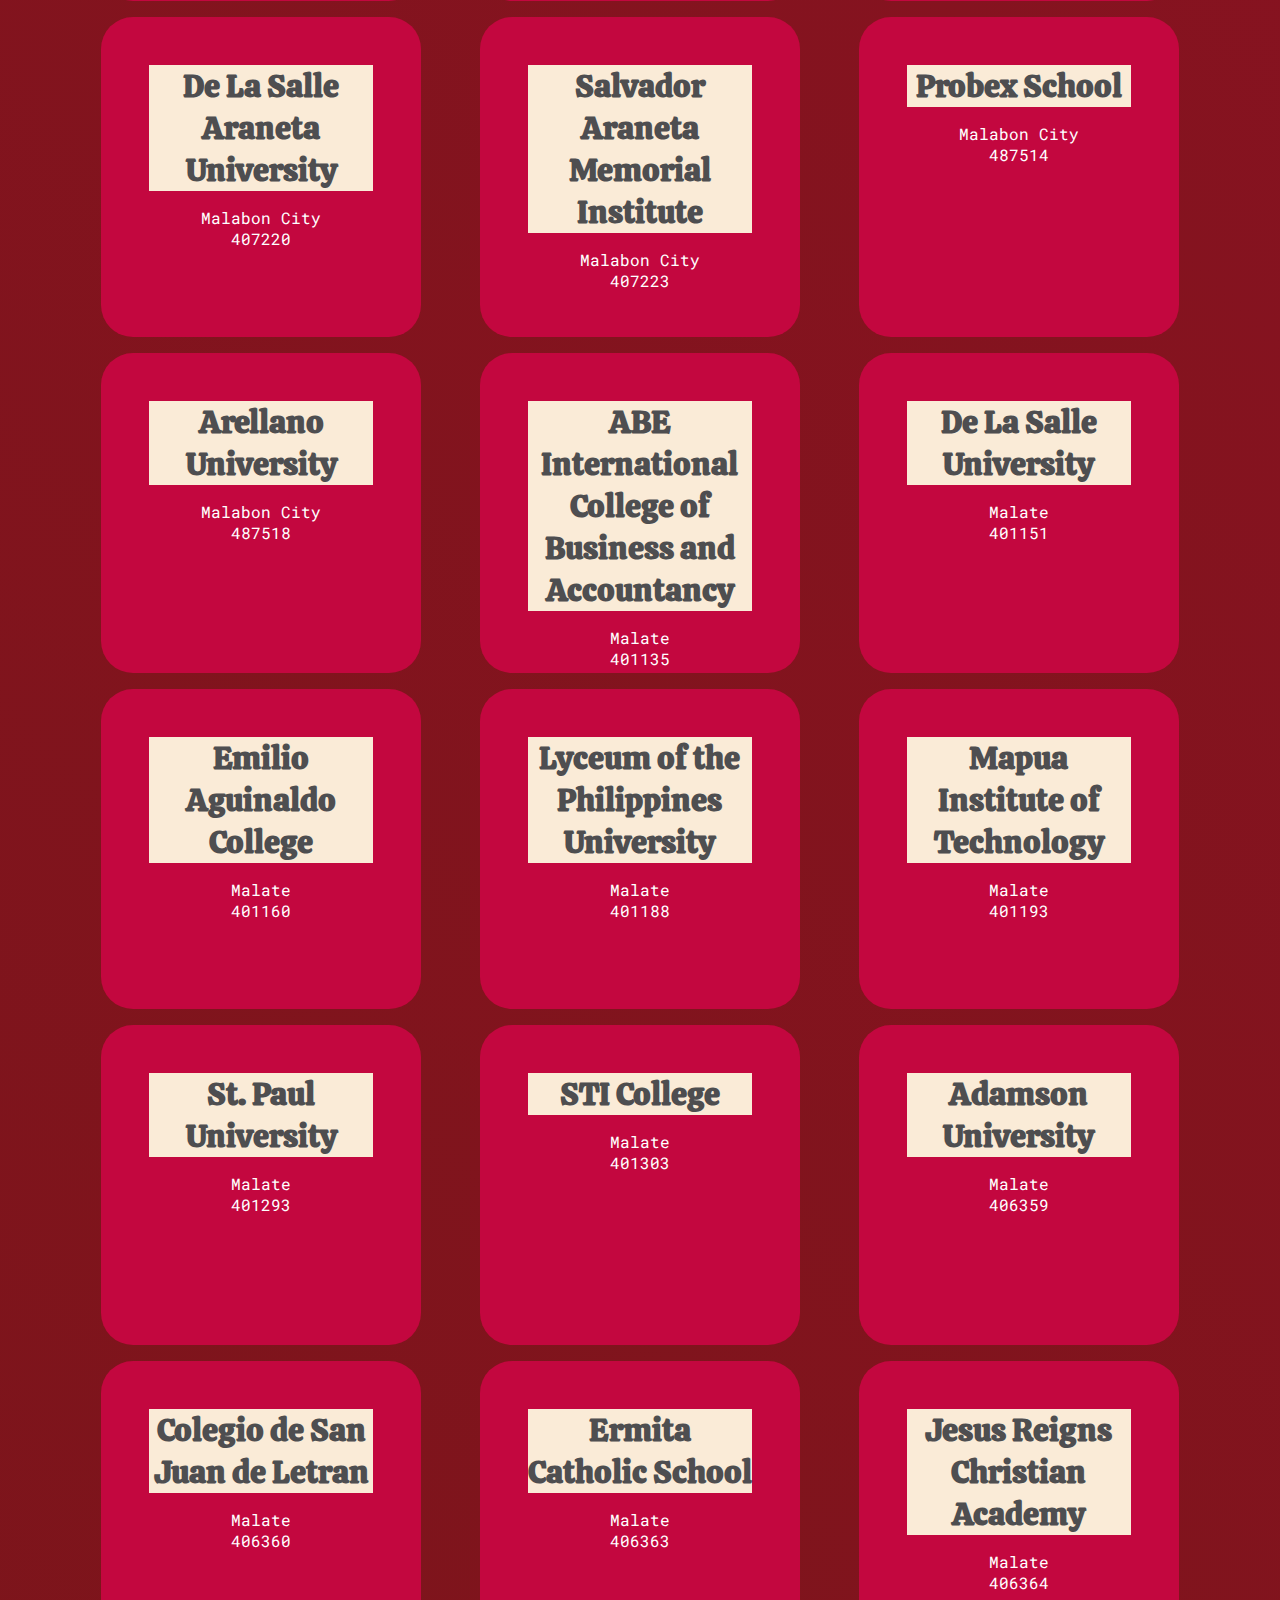
<file: tracks/abmassessment.html>
<!DOCTYPE html>
<html lang="en">
<head>
    <meta charset="UTF-8">
    <meta name="viewport" content="width=device-width, initial-scale=1.0">
    <link rel="icon" href="../assets\icon\snowicon.ico">
    <link rel="stylesheet" href="../stylesheet.css">
    <link rel="stylesheet" href="https://fonts.googleapis.com/css2?family=Material+Symbols+Outlined:opsz,wght,FILL,GRAD@20..48,100..700,0..1,-50..200" />

    <title>Path Walker - ACCOUNTANCY AND BUSINESS MANAGEMENT</title>
</head>
<body>
    <div class="content">

        <p class="final">The strand most suited for you under ACADEMIC TRACK is</p>
        <h1 class="tracktitle">ACCOUNTANCY AND BUSINESS MANAGEMENT STRAND</h1>

    </div>

    <div class="data" id="data">
        
    </div>

    <script src="../code.js"></script>
    <script src="../database/retrieveABM.js"></script>
</body>
</html>
</file>
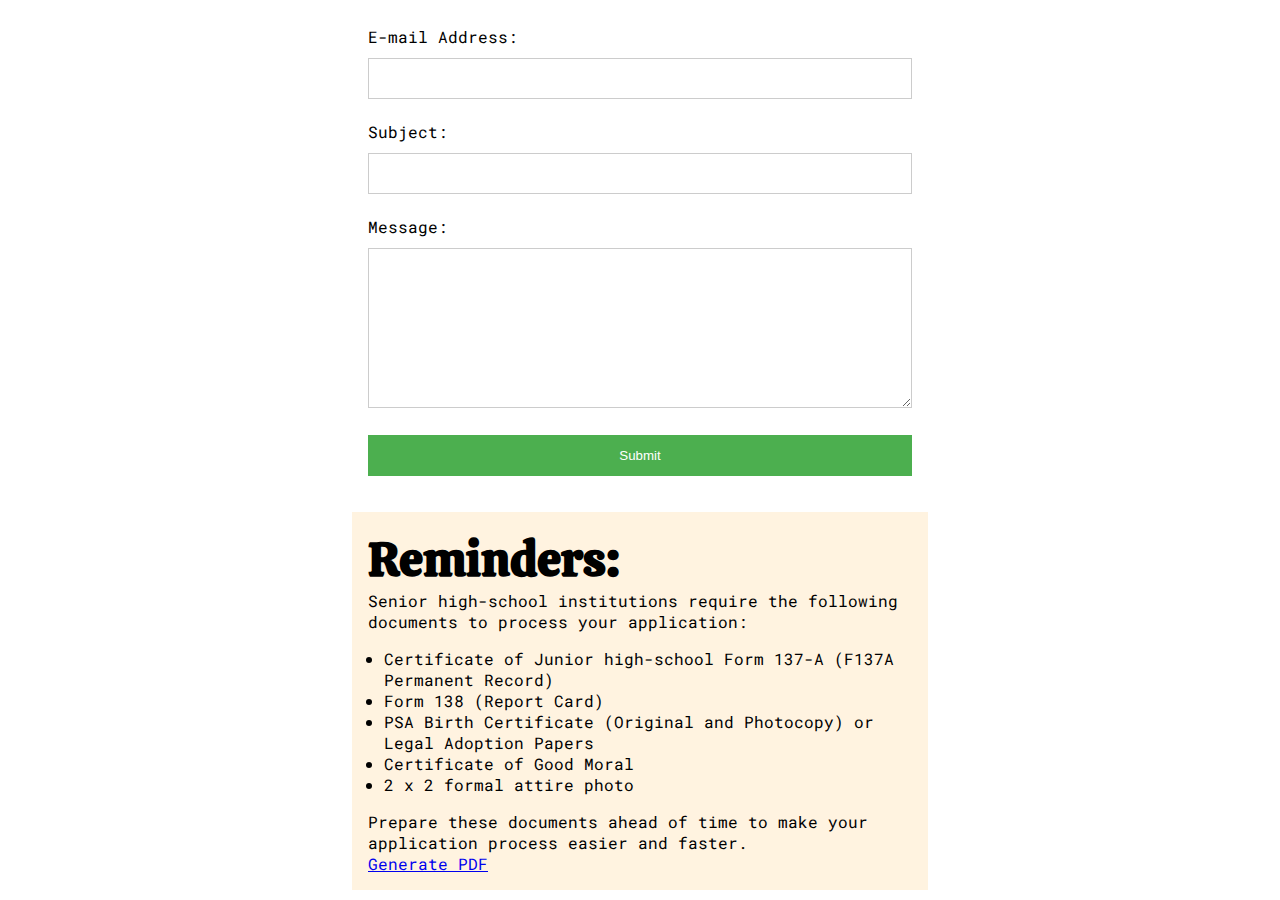
<file: tracks/apply.html>
<!DOCTYPE html>
<html lang="en">
<head>
    <meta charset="UTF-8">
    <meta name="viewport" content="width=device-width, initial-scale=1.0">
    <link rel="icon" href="../assets\icon\snowicon.ico">
    <link rel="stylesheet" href="../stylesheet.css">
    <link rel="stylesheet" href="apply.css">
    <link rel="stylesheet" href="https://fonts.googleapis.com/css2?family=Material+Symbols+Outlined:opsz,wght,FILL,GRAD@20..48,100..700,0..1,-50..200" />
    
    <title>Path Walker Results</title>

    <script>
        function sendEmail() {
          let form = document.getElementById("contactform");
          let formData = new FormData(form);
    
          let recipient = formData.get("address");
          let subject = formData.get("subject");
          let message = formData.get("message");
    
          let mailtoLink = "mailto:" + recipient + "?subject=" + encodeURIComponent(subject) + "&body=" + encodeURIComponent(message);
          
          window.open(mailtoLink);
        }

        document.addEventListener('DOMContentLoaded', function() {
            let addressInput = document.getElementById('address');
            let subjectInput = document.getElementById('subject');
            let schoolId = localStorage.getItem('schoolid');
            let address = schoolId + "@edu.ph";
            let applysubject = "Application for " + localStorage.getItem('strand');

            if (schoolId) {
                addressInput.value = address;
                subjectInput.value = applysubject;
            }

            let marquee = document.getElementById('marquee');
            marquee.textContent = localStorage.getItem('strand');
        });
      </script>
</head>
<body>
    <h1 id="marquee"></h1>
    
    <div class="apply">
        <div class="formcontainer">
            <form id="contactform">
                <div class="form-group">
                  <label for="address">E-mail Address:</label>
                  <input type="text" id="address" name="address" required>
                </div>
          
                <div class="form-group">
                  <label for="subject">Subject:</label>
                  <input type="text" id="subject" name="subject" required>
                </div>
          
                <div class="form-group">
                  <label for="message">Message:</label>
                  <textarea id="message" name="message" required></textarea>
                </div>
          
                <input type="submit" value="Submit" onclick="sendEmail()">
        </div>

        <div class="reminder">
            <h1>Reminders:</h1>
            <p>Senior high-school institutions require the following documents to process your application:</p>
            <ul>
                <li>Certificate of Junior high-school Form 137-A (F137A Permanent Record)</li>
                <li>Form 138 (Report Card)</li>
                <li>PSA Birth Certificate (Original and Photocopy) or Legal Adoption Papers</li>
                <li>Certificate of Good Moral</li>
                <li>2 x 2 formal attire photo</li>
            </ul>
            <p>Prepare these documents ahead of time to make your application process easier and faster.</p>
            <a href="print.html" id="generatePDFLink">Generate PDF</a>
        </div>

    </div>
    <script src="../code.js"></script>
</body>
</html>
</file>
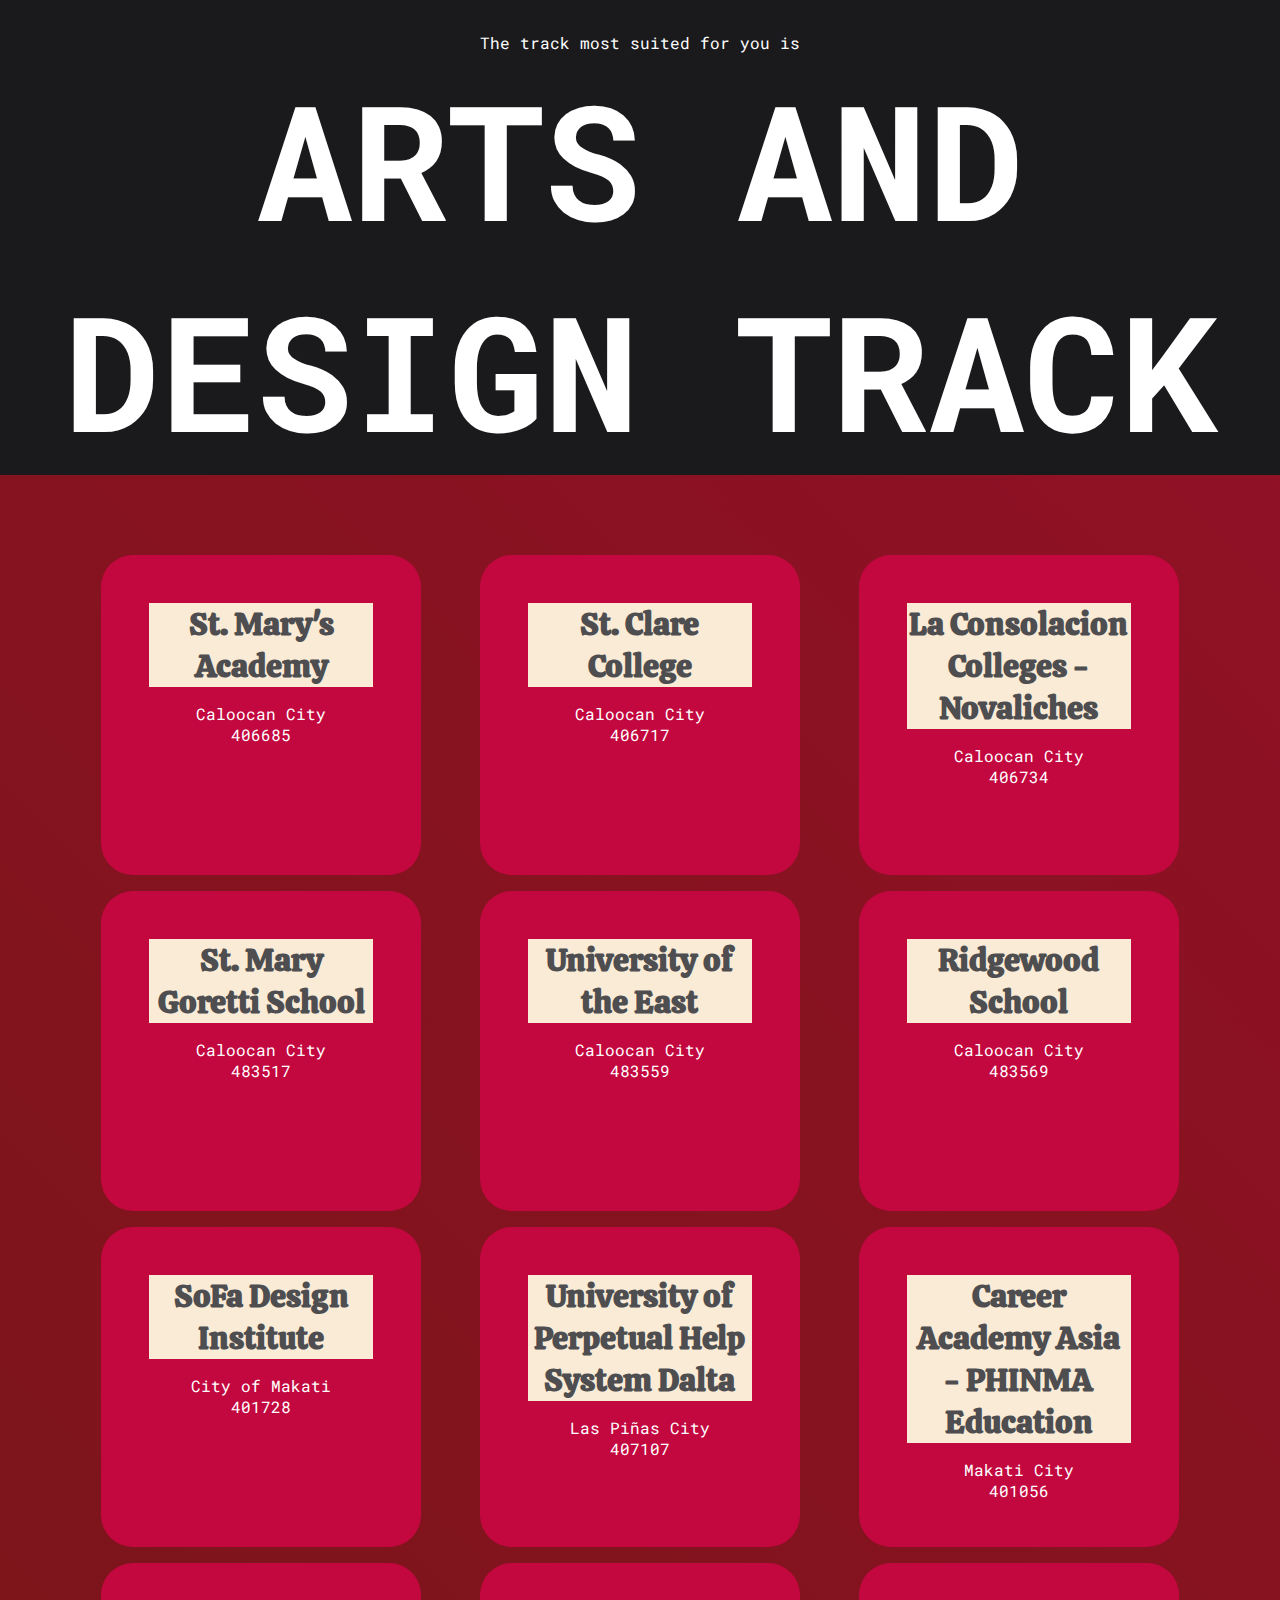
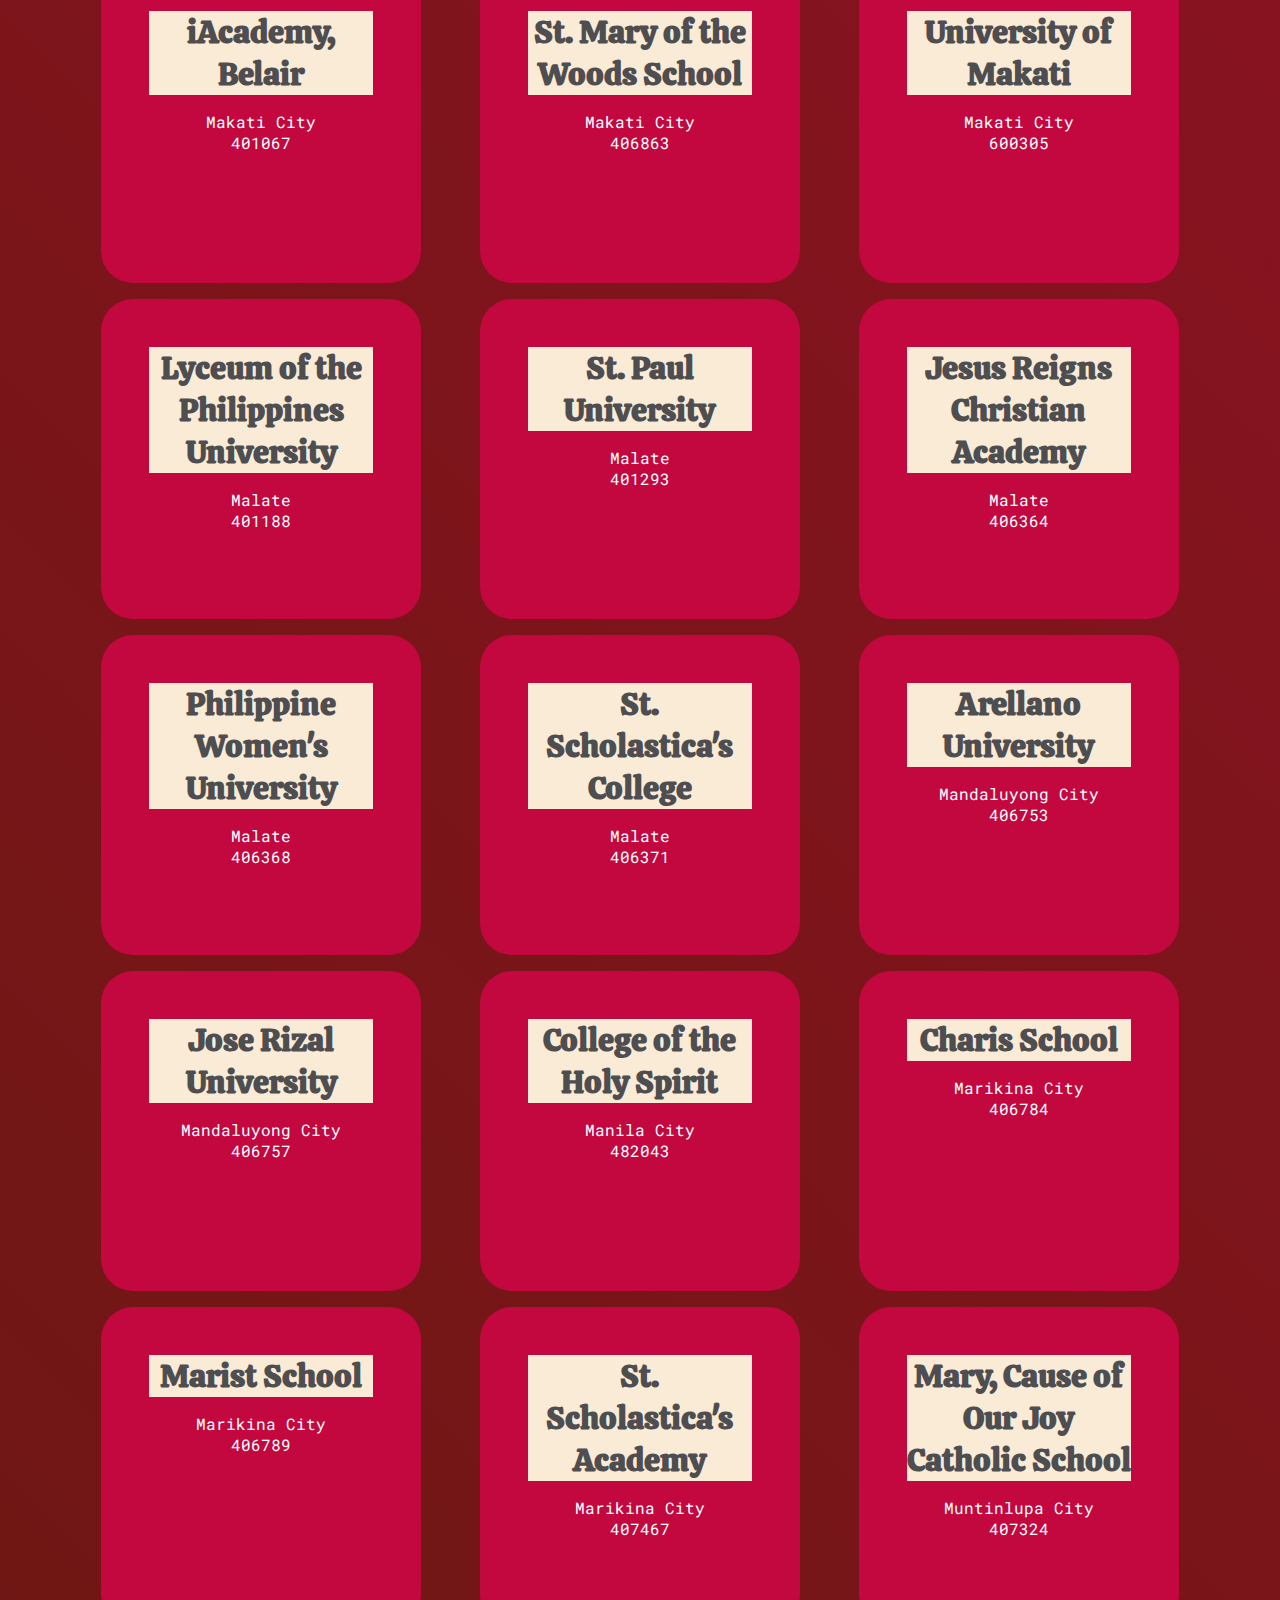
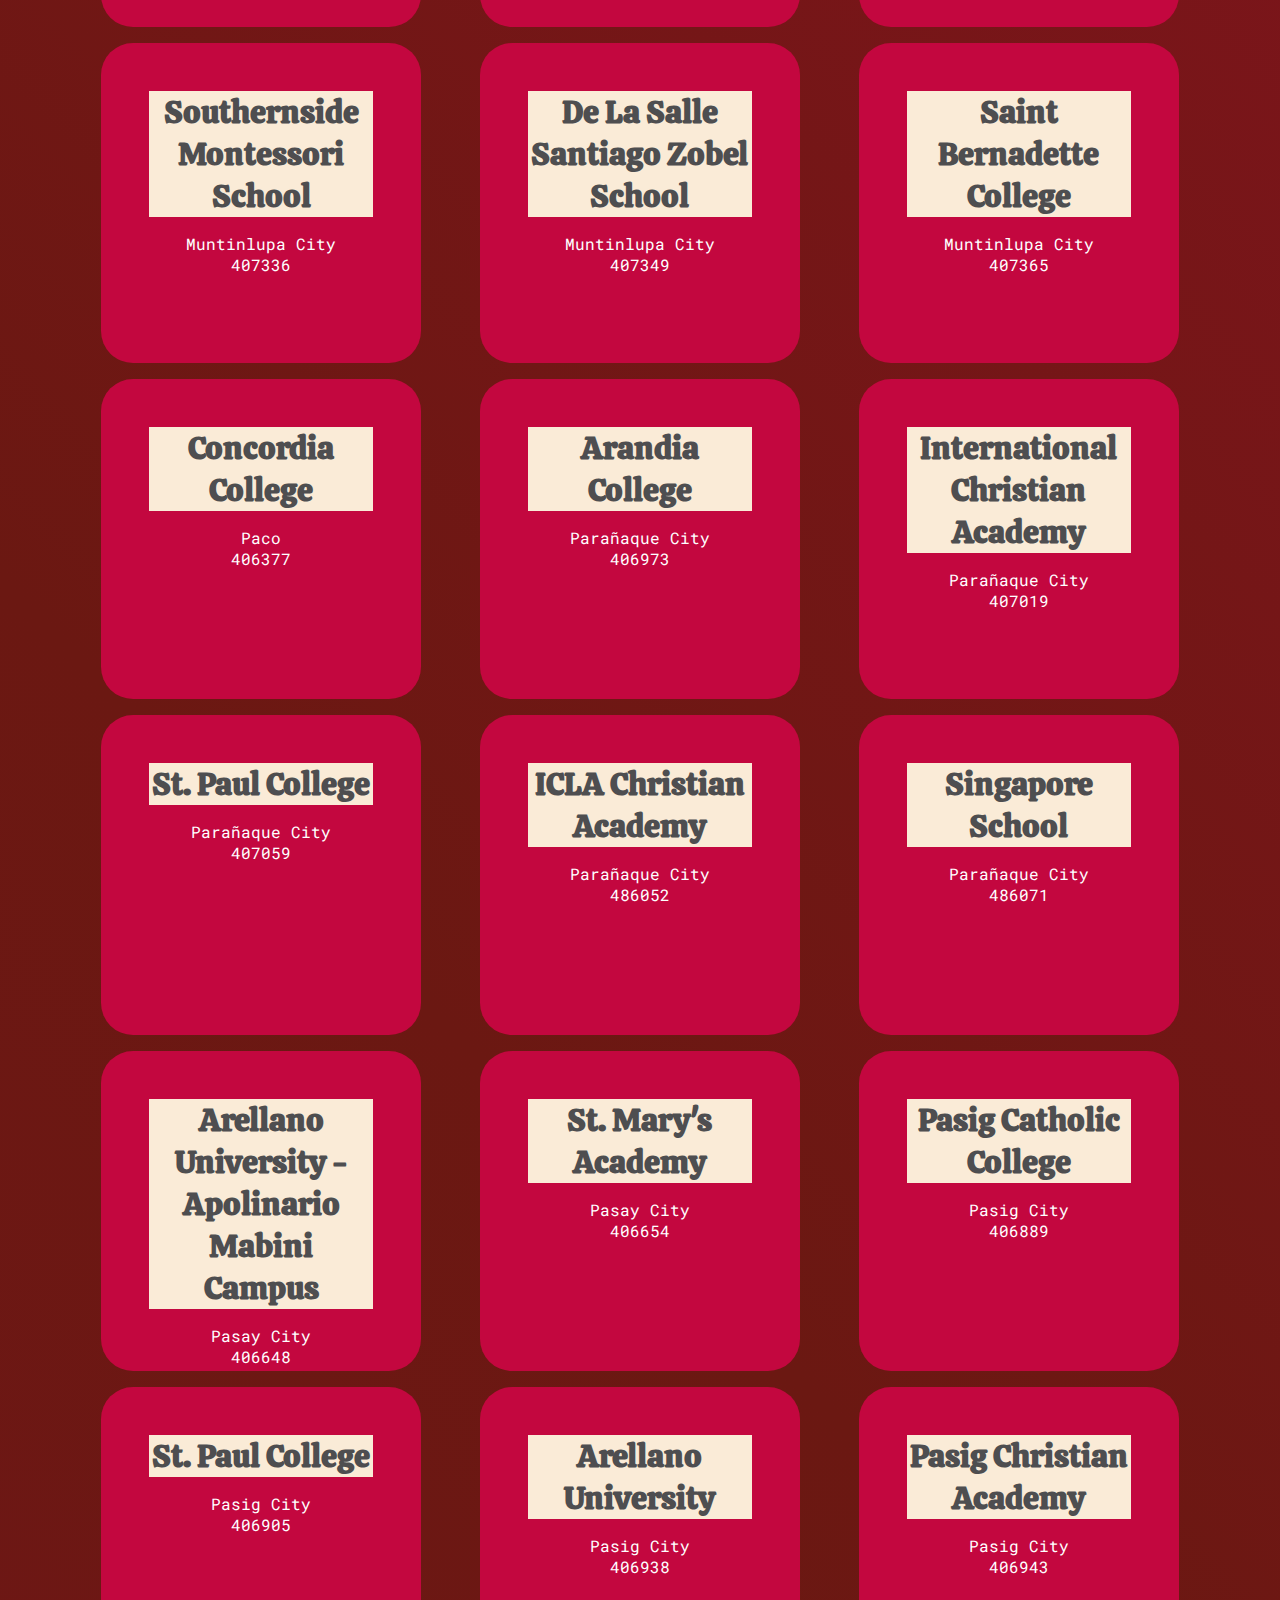
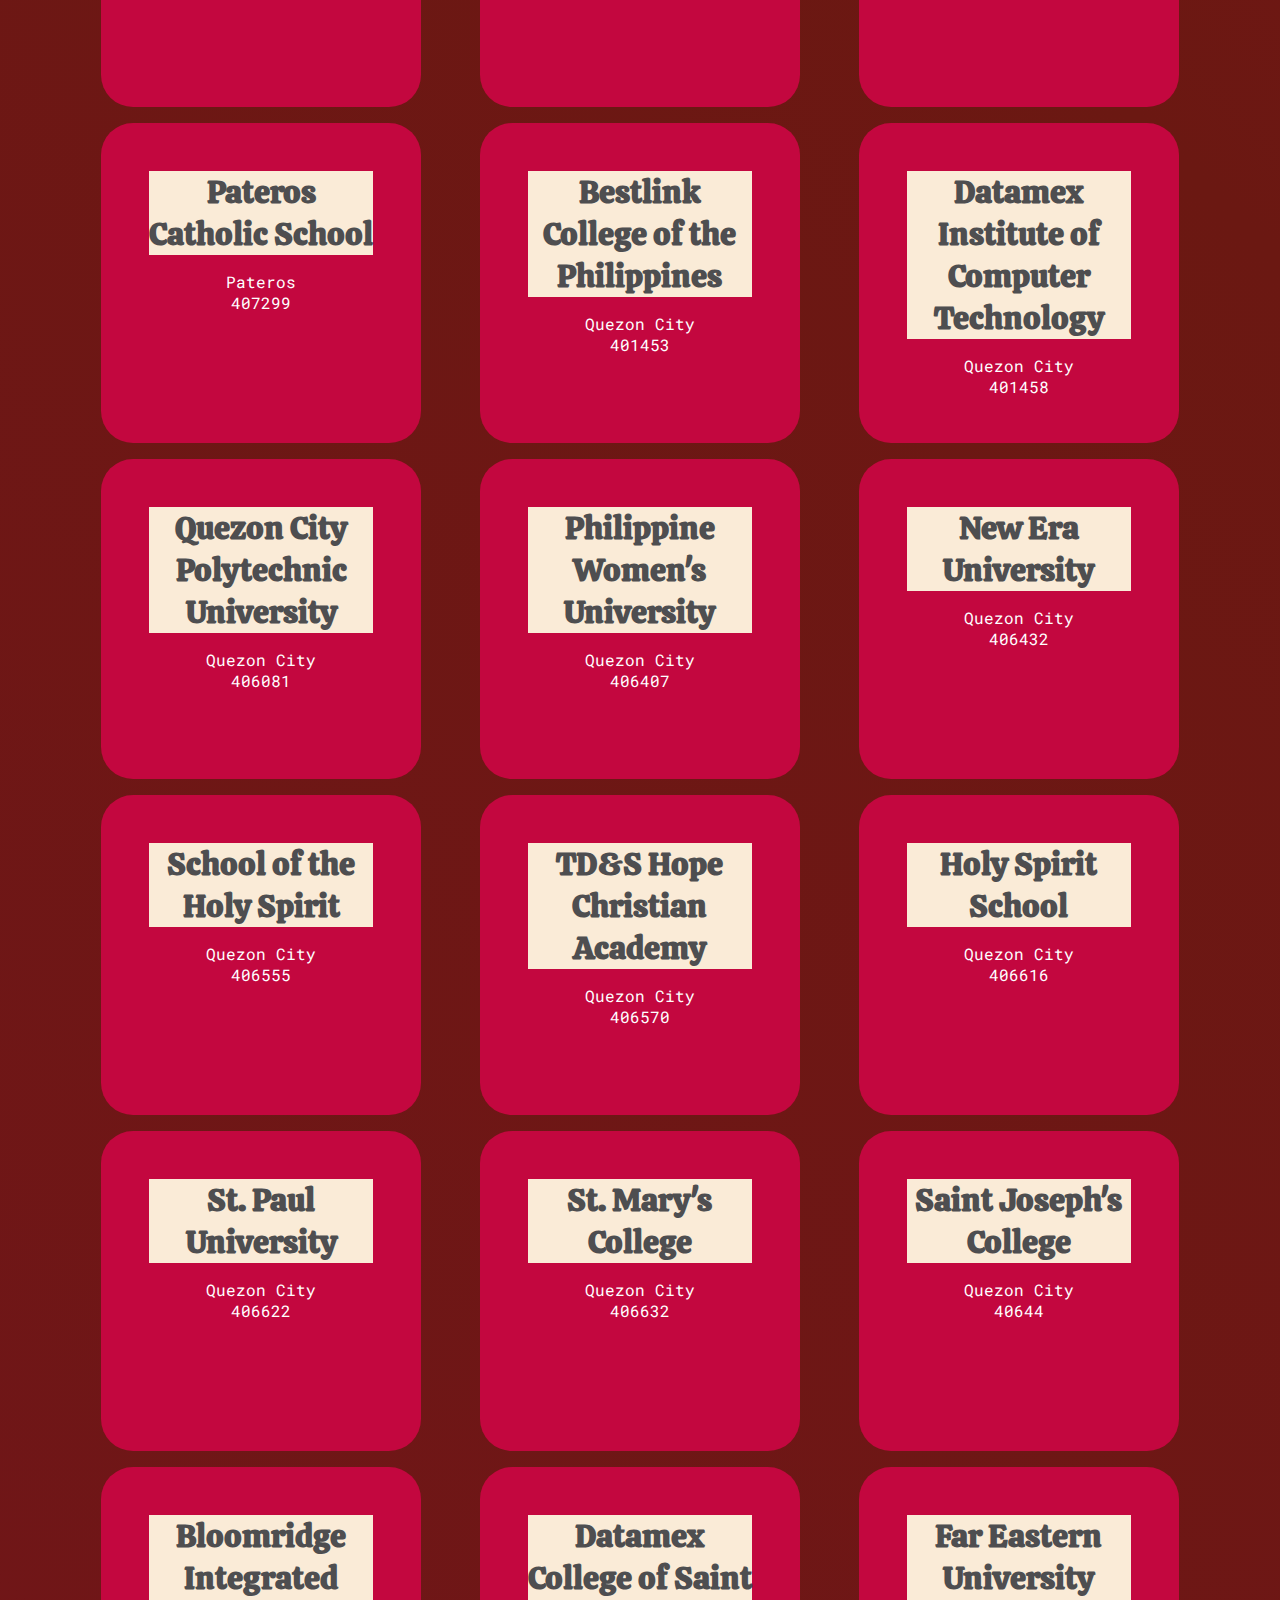
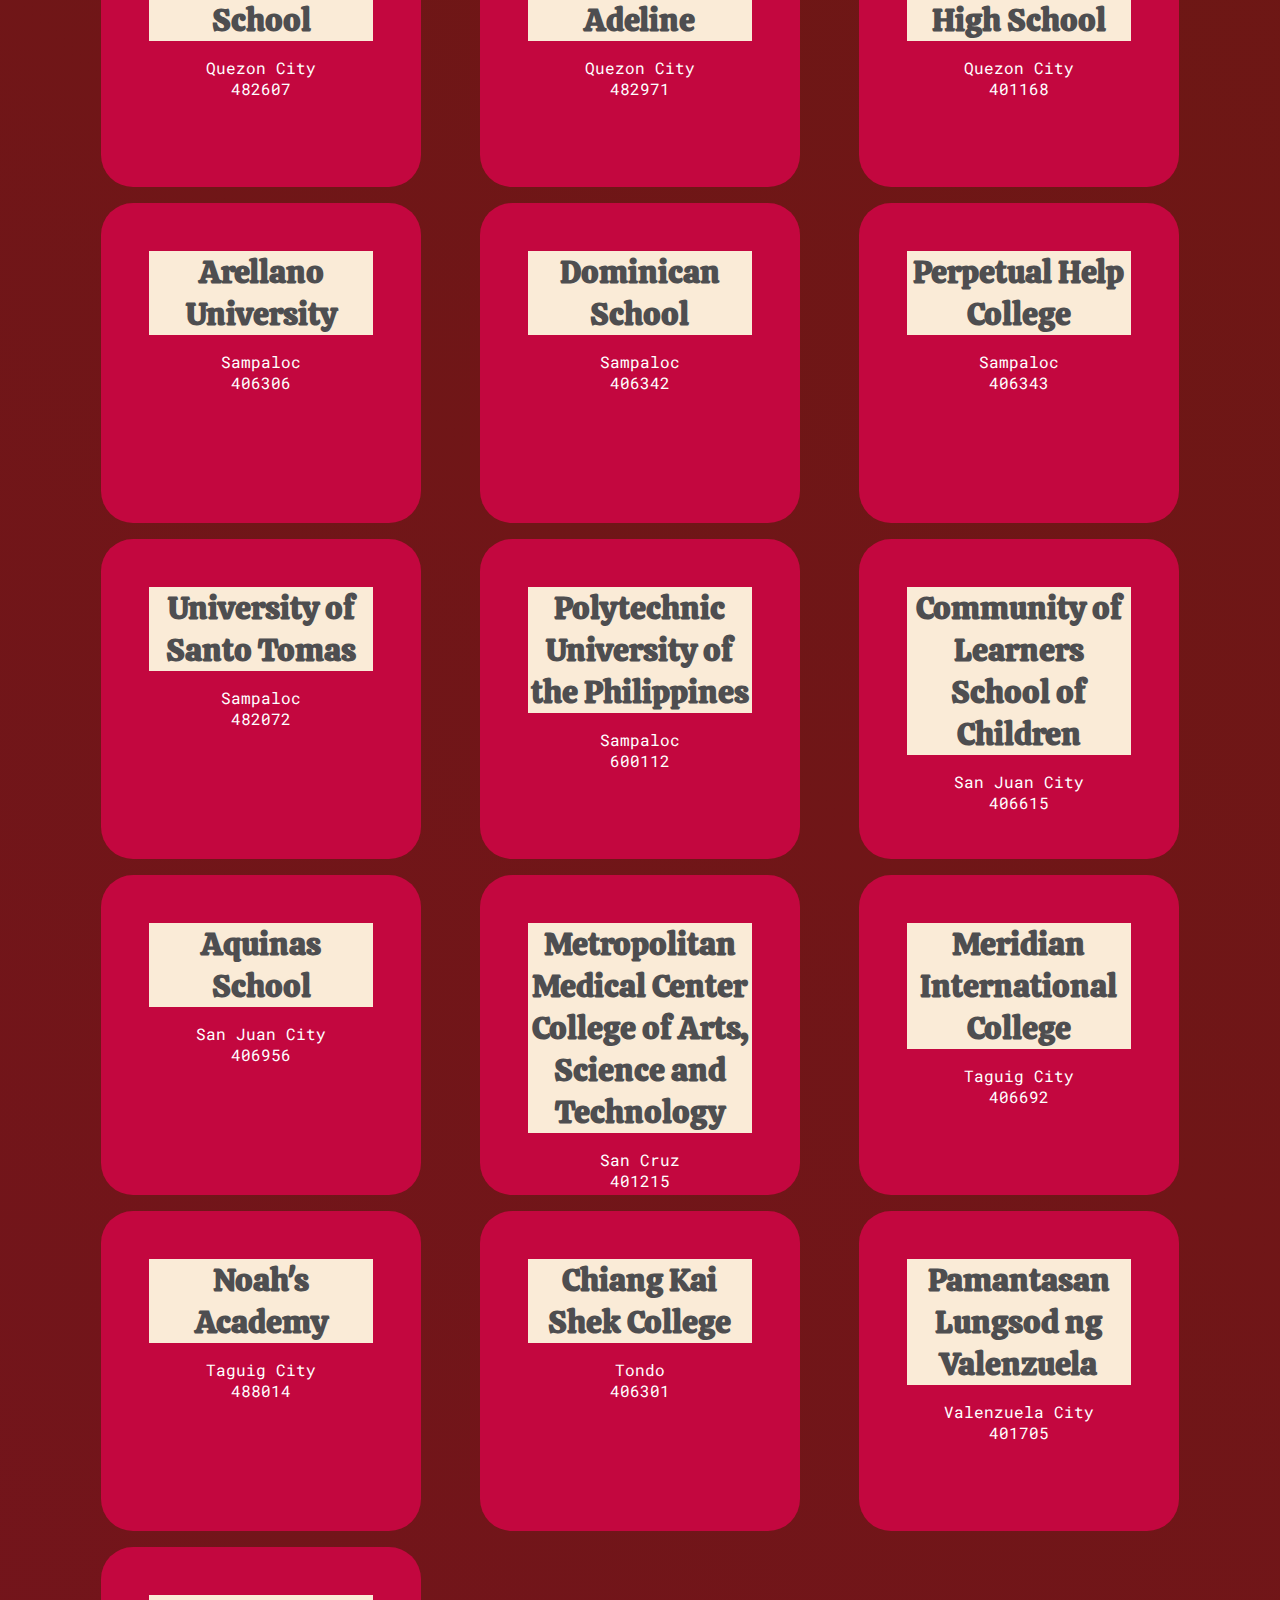
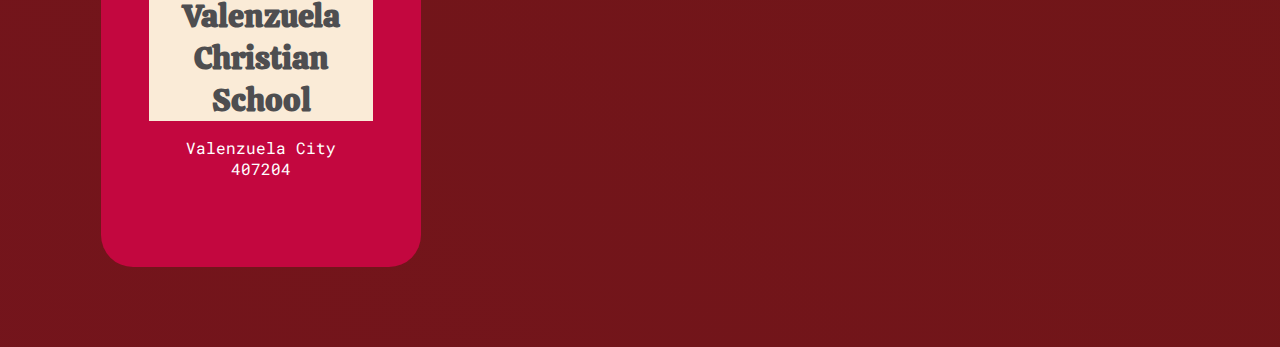
<file: tracks/artassessment.html>
<!DOCTYPE html>
<html lang="en">
<head>
    <meta charset="UTF-8">
    <meta name="viewport" content="width=device-width, initial-scale=1.0">
    <link rel="icon" href="../assets\icon\snowicon.ico">
    <link rel="stylesheet" href="../stylesheet.css">
    <link rel="stylesheet" href="https://fonts.googleapis.com/css2?family=Material+Symbols+Outlined:opsz,wght,FILL,GRAD@20..48,100..700,0..1,-50..200" />

    <title>Path Walker - ARTS AND DESIGN</title>
</head>
<body>
    <div class="content">

        <p class="final">The track most suited for you is</p>
        <h1 class="tracktitle">ARTS AND DESIGN TRACK</h1>

    </div>

    <div class="data" id="data">
        
    </div>

    <script src="../code.js"></script>
    <script src="../database/retrieveARTS.js"></script>
</body>
</html>
</file>
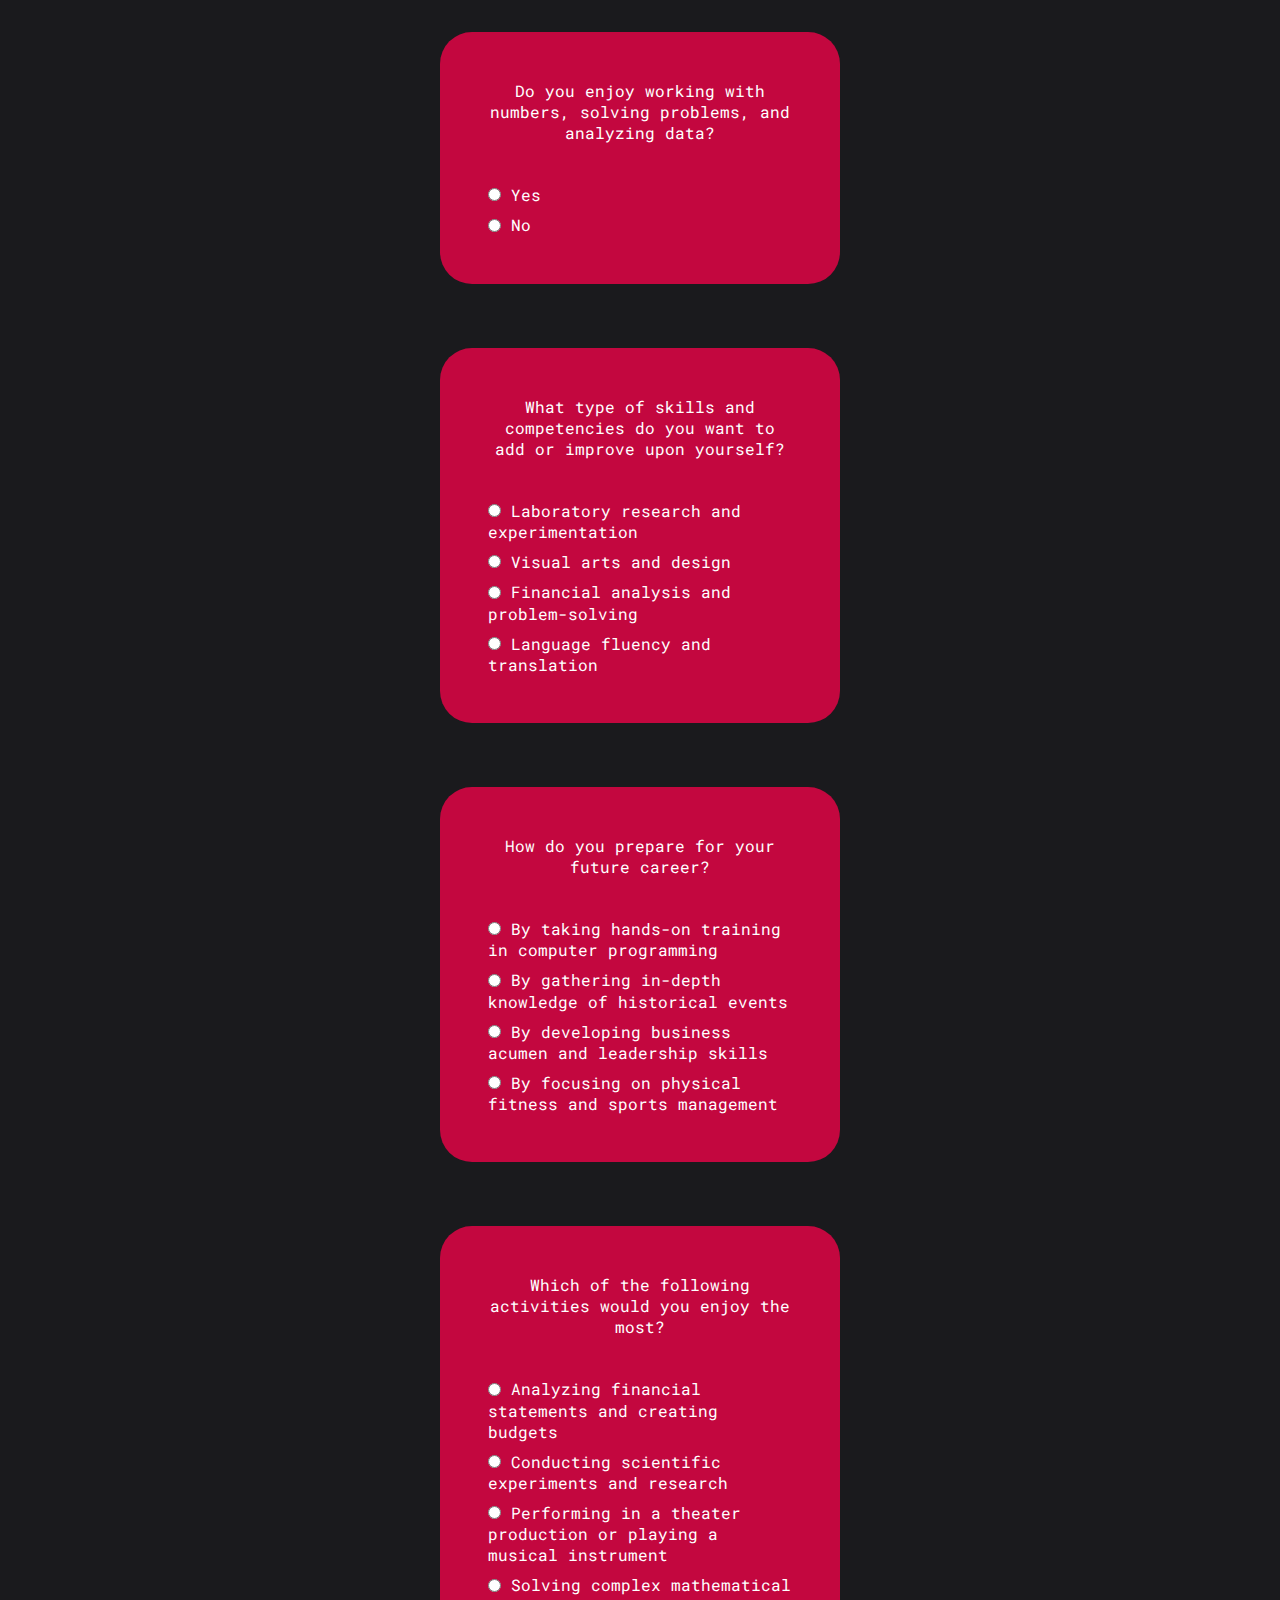
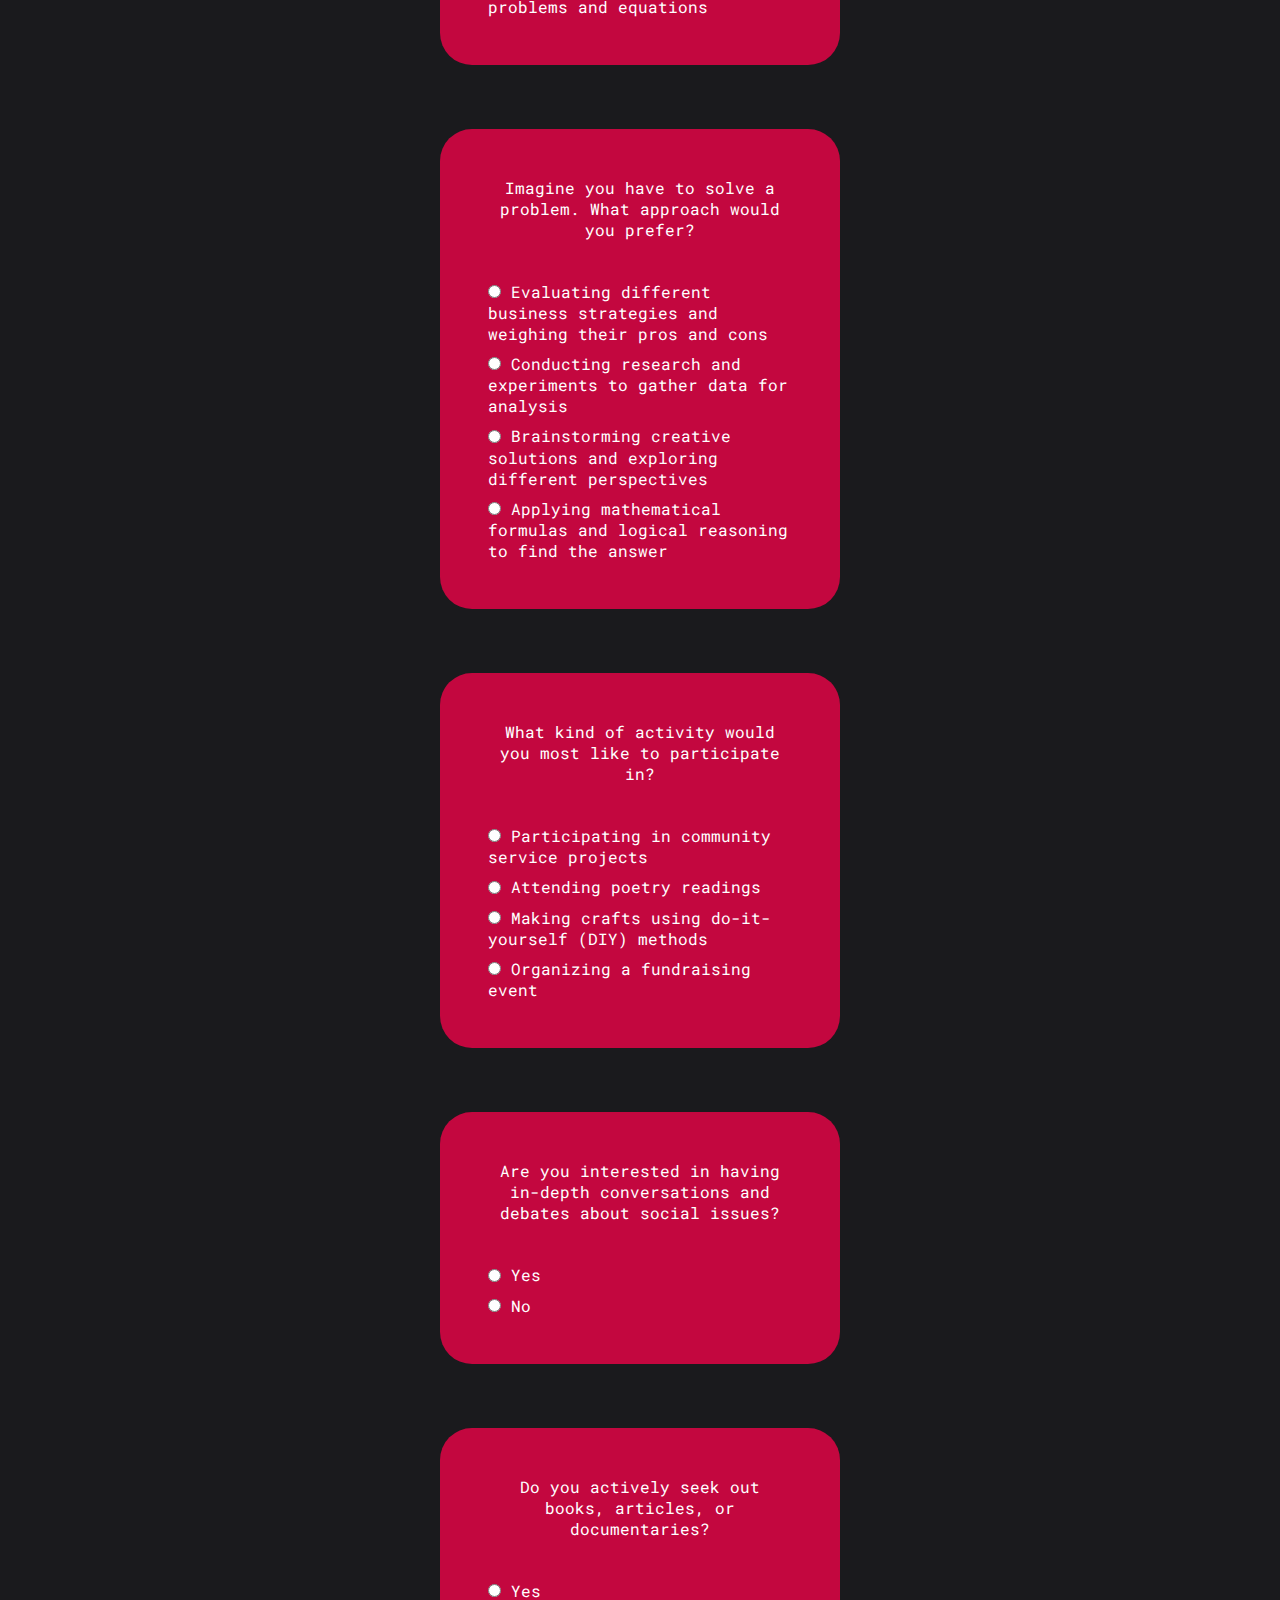
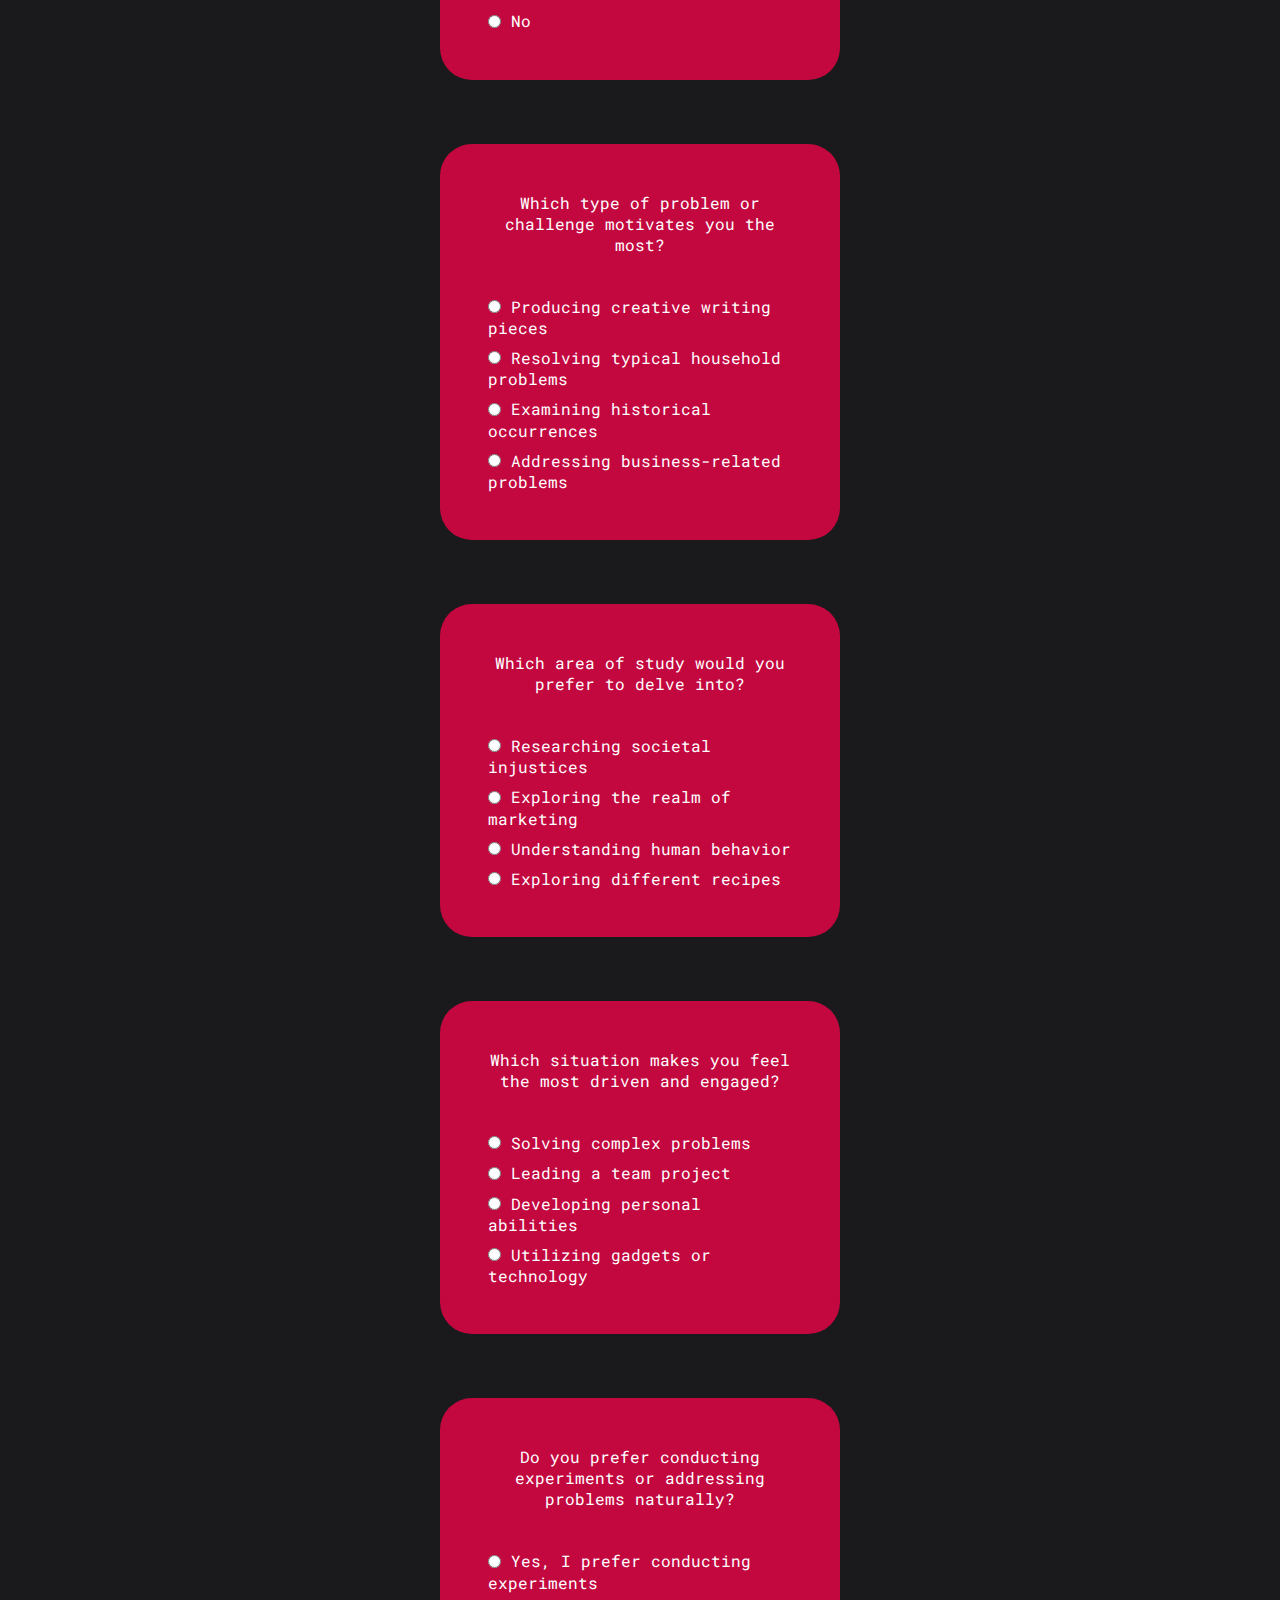
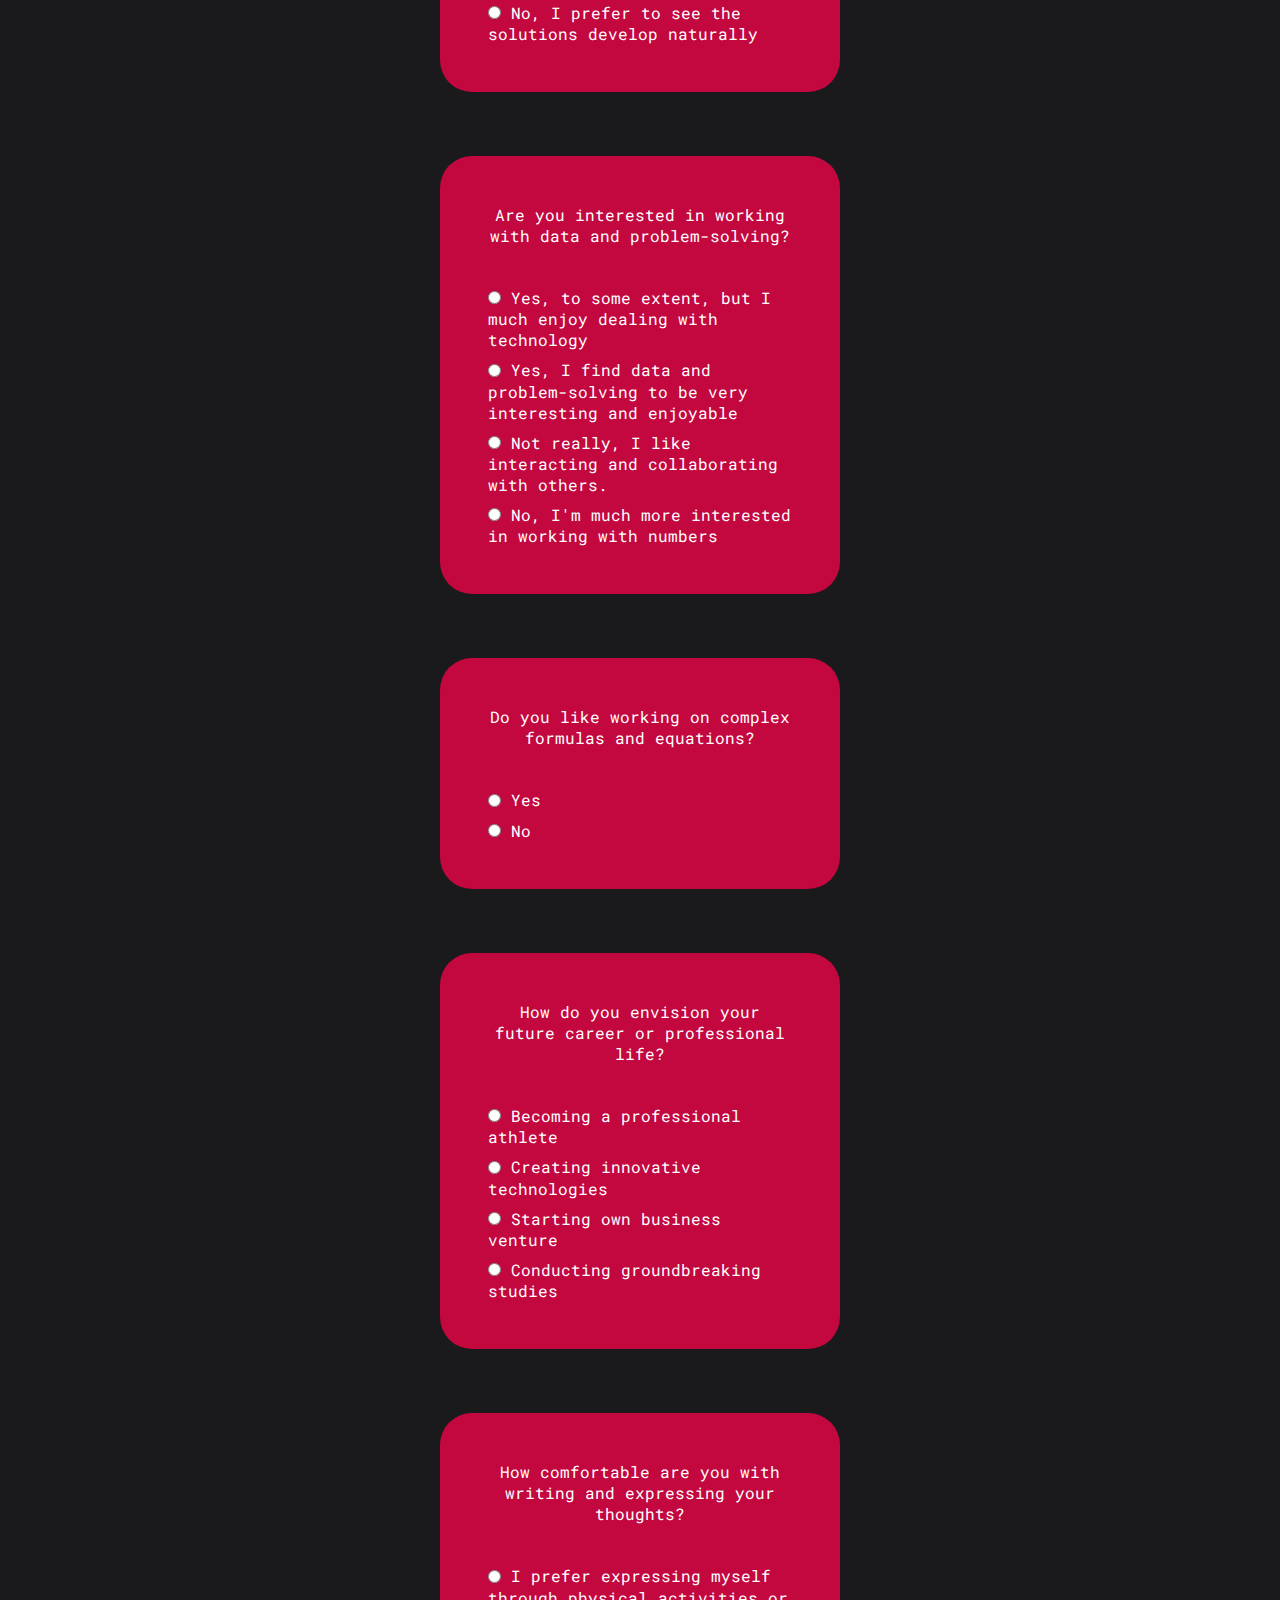
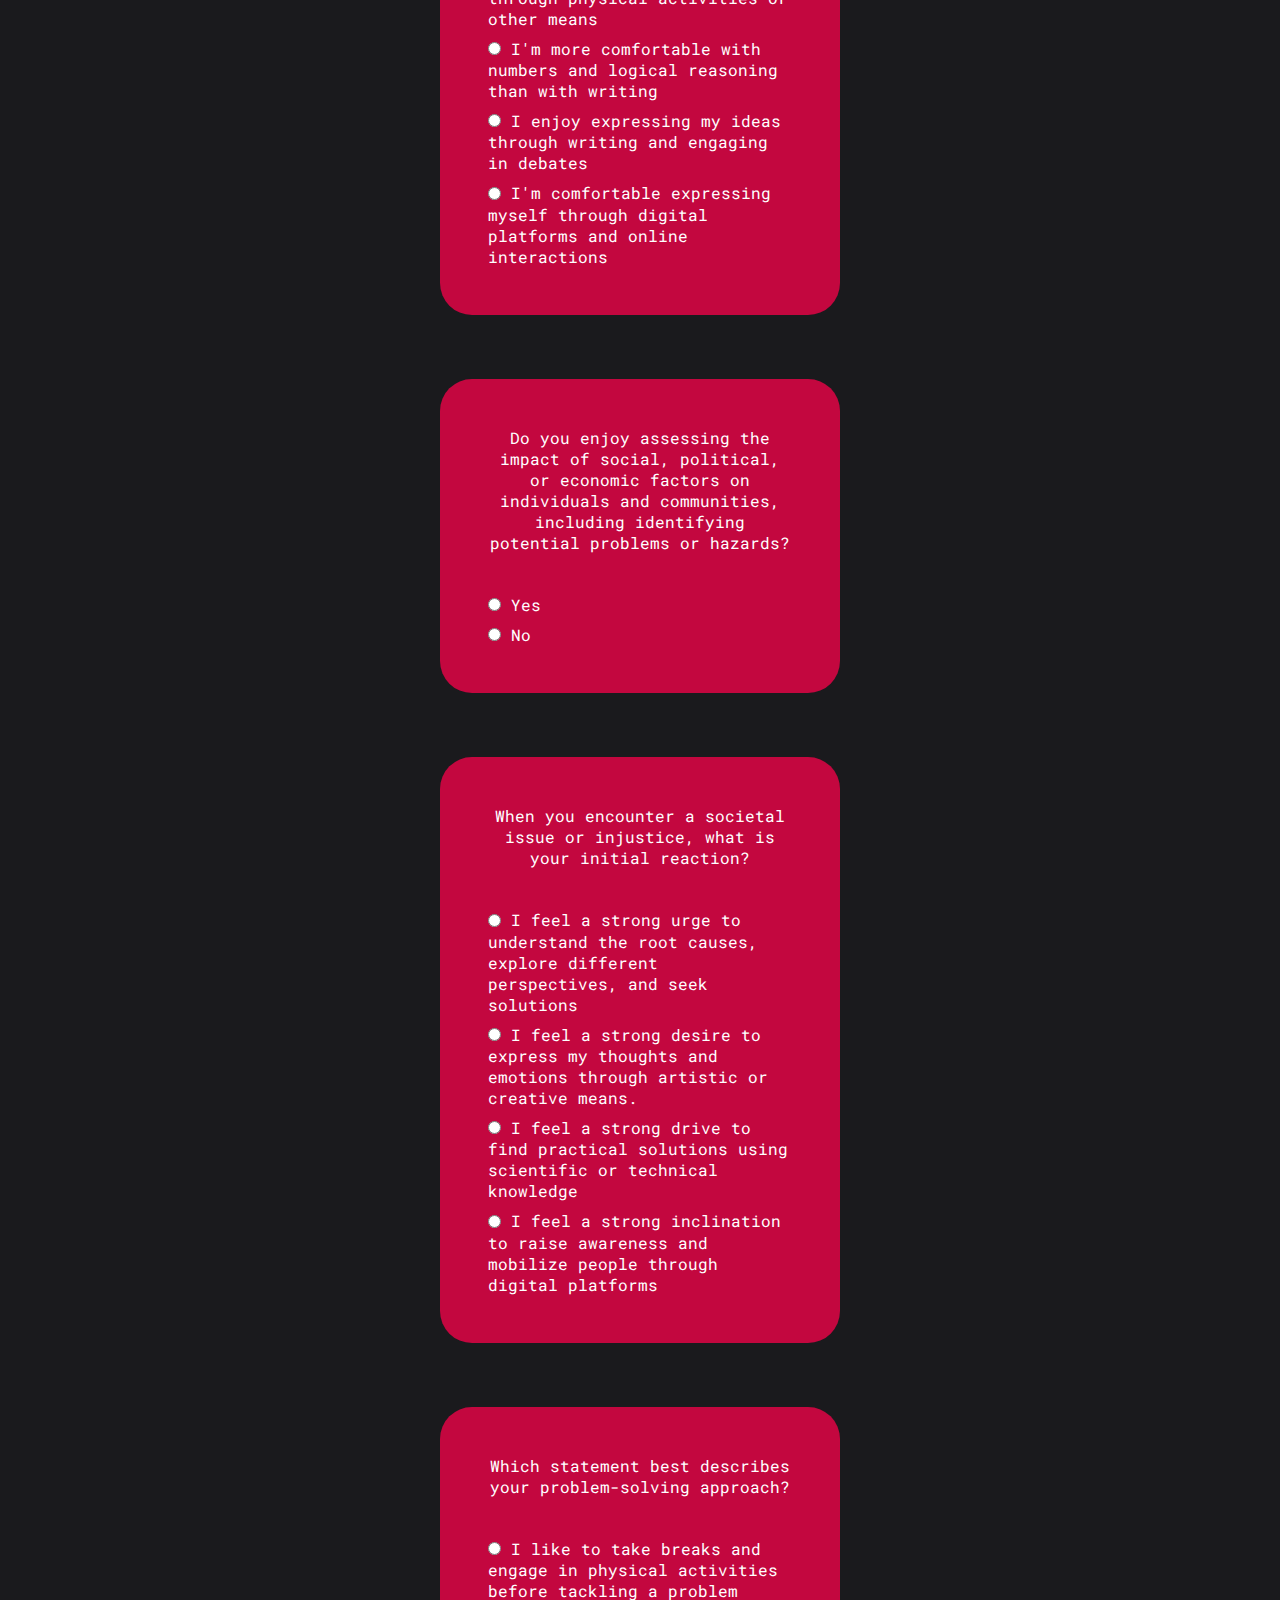
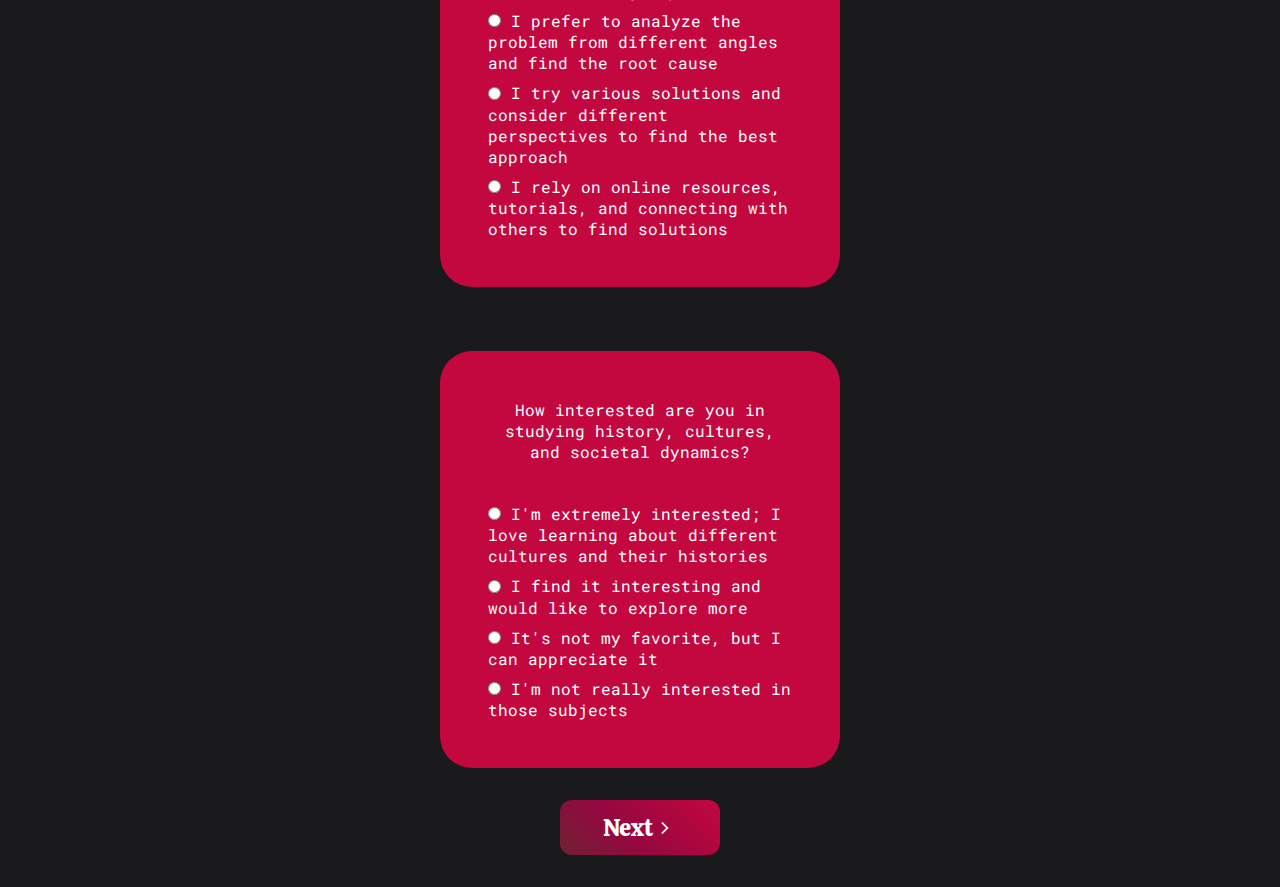
<file: tracks/gasassessment.html>
<!DOCTYPE html>
<html lang="en">
<head>
    <meta charset="UTF-8">
    <meta name="viewport" content="width=device-width, initial-scale=1.0">
    <link rel="icon" href="../assets\icon\snowicon.ico">
    <link rel="stylesheet" href="../stylesheet.css">
    <link rel="stylesheet" href="https://fonts.googleapis.com/css2?family=Material+Symbols+Outlined:opsz,wght,FILL,GRAD@20..48,100..700,0..1,-50..200" />

    <title>Path Walker - ACADEMIC STRAND</title>
</head>
<body>

    <div class="content" id="content">


        <div class="questioncard">
            <p>Do you enjoy working with numbers, solving problems, and analyzing data?</p>
            <div class="choices">
                <input type="radio" name="as1" id="as1c1">
                <label for="as1c1">Yes</label>
                <br>
                <input type="radio" name="as1" id="as1c2">
                <label for="as1c2">No</label>
                <br>
            </div>
        </div>

        <div class="questioncard">
            <p>What type of skills and competencies do you want to add or improve upon yourself?</p>
            <div class="choices">
                <input type="radio" name="as2" id="as2c1">
                <label for="as2c1">Laboratory research and experimentation</label>
                <br>
                <input type="radio" name="as2" id="as2c2">
                <label for="as2c2">Visual arts and design</label>
                <br>
                <input type="radio" name="as2" id="as2c3">
                <label for="as2c3">Financial analysis and problem-solving</label>
                <br>
                <input type="radio" name="as2" id="as2c4">
                <label for="as2c4">Language fluency and translation</label>
                <br>
            </div>
        </div>

        <div class="questioncard">
            <p>How do you prepare for your future career?</p>
            <div class="choices">
                <input type="radio" name="as3" id="as3c1">
                <label for="as3c1">By taking hands-on training in computer programming</label>
                <br>
                <input type="radio" name="as3" id="as3c2">
                <label for="as3c2">By gathering in-depth knowledge of historical events</label>
                <br>
                <input type="radio" name="as3" id="as3c3">
                <label for="as3c3">By developing business acumen and leadership skills</label>
                <br>
                <input type="radio" name="as3" id="as3c4">
                <label for="as3c4">By focusing on physical fitness and sports management</label>
                <br>
            </div>
        </div>

        <div class="questioncard">
            <p>Which of the following activities would you enjoy the most?</p>
            <div class="choices">
                <input type="radio" name="as4" id="as4c1">
                <label for="as4c1">Analyzing financial statements and creating budgets</label>
                <br>
                <input type="radio" name="as4" id="as4c2">
                <label for="as4c2">Conducting scientific experiments and research</label>
                <br>
                <input type="radio" name="as4" id="as4c3">
                <label for="as4c3">Performing in a theater production or playing a musical instrument</label>
                <br>
                <input type="radio" name="as4" id="as4c4">
                <label for="as4c4">Solving complex mathematical problems and equations</label>
                <br>
            </div>
        </div>

        <div class="questioncard">
            <p>Imagine you have to solve a problem. What approach would you prefer?</p>
            <div class="choices">
                <input type="radio" name="as5" id="as5c1">
                <label for="as5c1">Evaluating different business strategies and weighing their pros and cons</label>
                <br>
                <input type="radio" name="as5" id="as5c2">
                <label for="as5c2">Conducting research and experiments to gather data for analysis</label>
                <br>
                <input type="radio" name="as5" id="as5c3">
                <label for="as5c3">Brainstorming creative solutions and exploring different perspectives</label>
                <br>
                <input type="radio" name="as5" id="as5c4">
                <label for="as5c4">Applying mathematical formulas and logical reasoning to find the answer</label>
                <br>
            </div>
        </div>

        <div class="questioncard">
            <p>What kind of activity would you most like to participate in?</p>
            <div class="choices">
                <input type="radio" name="as6" id="as6c1">
                <label for="as6c1">Participating in community service projects</label>
                <br>
                <input type="radio" name="as6" id="as6c2">
                <label for="as6c2">Attending poetry readings</label>
                <br>
                <input type="radio" name="as6" id="as6c3">
                <label for="as6c3">Making crafts using do-it-yourself (DIY) methods</label>
                <br>
                <input type="radio" name="as6" id="as6c4">
                <label for="as6c4">Organizing a fundraising event</label>
                <br>
            </div>
        </div>

        <div class="questioncard">
            <p>Are you interested in having in-depth conversations and debates about social issues?</p>
            <div class="choices">
                <input type="radio" name="as7" id="as7c1">
                <label for="as7c1">Yes</label>
                <br>
                <input type="radio" name="as7" id="as7c2">
                <label for="as7c2">No</label>
                <br>
            </div>
        </div>

        <div class="questioncard">
            <p>Do you actively seek out books, articles, or documentaries?</p>
            <div class="choices">
                <input type="radio" name="as8" id="as8c1">
                <label for="as8c1">Yes</label>
                <br>
                <input type="radio" name="as8" id="as8c2">
                <label for="as8c2">No</label>
                <br>
            </div>
        </div>

        <div class="questioncard">
            <p>Which type of problem or challenge motivates you the most?</p>
            <div class="choices">
                <input type="radio" name="as9" id="as9c1">
                <label for="as9c1">Producing creative writing pieces</label>
                <br>
                <input type="radio" name="as9" id="as9c2">
                <label for="as9c2">Resolving typical household problems</label>
                <br>
                <input type="radio" name="as9" id="as9c3">
                <label for="as9c3">Examining historical occurrences</label>
                <br>
                <input type="radio" name="as9" id="as9c4">
                <label for="as9c4">Addressing business-related problems</label>
                <br>
            </div>
        </div>

        <div class="questioncard">
            <p>Which area of study would you prefer to delve into?</p>
            <div class="choices">
                <input type="radio" name="as10" id="as10c1">
                <label for="as10c1">Researching societal injustices</label>
                <br>
                <input type="radio" name="as10" id="as10c2">
                <label for="as10c2">Exploring the realm of marketing</label>
                <br>
                <input type="radio" name="as10" id="as10c3">
                <label for="as10c3">Understanding human behavior</label>
                <br>
                <input type="radio" name="as10" id="as10c4">
                <label for="as10c4">Exploring different recipes</label>
                <br>
            </div>
        </div>

        <div class="questioncard">
            <p>Which situation makes you feel the most driven and engaged?</p>
            <div class="choices">
                <input type="radio" name="as11" id="as11c1">
                <label for="as11c1">Solving complex problems</label>
                <br>
                <input type="radio" name="as11" id="as11c2">
                <label for="as11c2">Leading a team project</label>
                <br>
                <input type="radio" name="as11" id="as11c3">
                <label for="as11c3">Developing personal abilities</label>
                <br>
                <input type="radio" name="as11" id="as11c4">
                <label for="as11c4">Utilizing gadgets or technology</label>
                <br>
            </div>
        </div>

        <div class="questioncard">
            <p>Do you prefer conducting experiments or addressing problems naturally?</p>
            <div class="choices">
                <input type="radio" name="as12" id="as12c1">
                <label for="as12c1">Yes, I prefer conducting experiments</label>
                <br>
                <input type="radio" name="as12" id="as12c2">
                <label for="as12c2">No, I prefer to see the solutions develop naturally</label>
                <br>
            </div>
        </div>

        <div class="questioncard">
            <p>Are you interested in working with data and problem-solving?</p>
            <div class="choices">
                <input type="radio" name="as13" id="as13c1">
                <label for="as13c1">Yes, to some extent, but I much enjoy dealing with technology</label>
                <br>
                <input type="radio" name="as13" id="as13c2">
                <label for="as13c2">Yes, I find data and problem-solving to be very interesting and enjoyable</label>
                <br>
                <input type="radio" name="as13" id="as13c3">
                <label for="as13c3">Not really, I like interacting and collaborating with others.</label>
                <br>
                <input type="radio" name="as13" id="as13c4">
                <label for="as13c4">No, I'm much more interested in working with numbers</label>
                <br>
            </div>
        </div>

        <div class="questioncard">
            <p>Do you like working on complex formulas and equations?</p>
            <div class="choices">
                <input type="radio" name="as14" id="as14c1">
                <label for="as14c1">Yes</label>
                <br>
                <input type="radio" name="as14" id="as14c2">
                <label for="as14c2">No</label>
                <br>
            </div>
        </div>

        <div class="questioncard">
            <p>How do you envision your future career or professional life?</p>
            <div class="choices">
                <input type="radio" name="as15" id="as15c1">
                <label for="as15c1">Becoming a professional athlete</label>
                <br>
                <input type="radio" name="as15" id="as15c2">
                <label for="as15c2">Creating innovative technologies</label>
                <br>
                <input type="radio" name="as15" id="as15c3">
                <label for="as15c3">Starting own business venture</label>
                <br>
                <input type="radio" name="as15" id="as15c4">
                <label for="as15c4">Conducting groundbreaking studies</label>
                <br>
            </div>
        </div>

        <div class="questioncard">
            <p>How comfortable are you with writing and expressing your thoughts?</p>
            <div class="choices">
                <input type="radio" name="as16" id="as16c1">
                <label for="as16c1">I prefer expressing myself through physical activities or other means</label>
                <br>
                <input type="radio" name="as16" id="as16c2">
                <label for="as16c2">I'm more comfortable with numbers and logical reasoning than with writing</label>
                <br>
                <input type="radio" name="as16" id="as16c3">
                <label for="as16c3">I enjoy expressing my ideas through writing and engaging in debates</label>
                <br>
                <input type="radio" name="as16" id="as16c4">
                <label for="as16c4">I'm comfortable expressing myself through digital platforms and online interactions</label>
                <br>
            </div>
        </div>

        <div class="questioncard">
            <p>Do you enjoy assessing the impact of social, political, or economic factors on individuals and communities, including identifying potential problems or hazards?</p>
            <div class="choices">
                <input type="radio" name="as17" id="as17c1">
                <label for="as17c1">Yes</label>
                <br>
                <input type="radio" name="as17" id="as17c2">
                <label for="as17c2">No</label>
                <br>
            </div>
        </div>

        <div class="questioncard">
            <p>When you encounter a societal issue or injustice, what is your initial reaction?</p>
            <div class="choices">
                <input type="radio" name="as18" id="as18c1">
                <label for="as18c1">I feel a strong urge to understand the root causes, explore different perspectives, and seek solutions</label>
                <br>
                <input type="radio" name="as18" id="as18c2">
                <label for="as18c2">I feel a strong desire to express my thoughts and emotions through artistic or creative means.</label>
                <br>
                <input type="radio" name="as18" id="as18c3">
                <label for="as18c3">I feel a strong drive to find practical solutions using scientific or technical knowledge</label>
                <br>
                <input type="radio" name="as18" id="as18c4">
                <label for="as18c4">I feel a strong inclination to raise awareness and mobilize people through digital platforms</label>
                <br>
            </div>
        </div>

        <div class="questioncard">
            <p>Which statement best describes your problem-solving approach?</p>
            <div class="choices">
                <input type="radio" name="as19" id="as19c1">
                <label for="as19c1">I like to take breaks and engage in physical activities before tackling a problem</label>
                <br>
                <input type="radio" name="as19" id="as19c2">
                <label for="as19c2">I prefer to analyze the problem from different angles and find the root cause</label>
                <br>
                <input type="radio" name="as19" id="as19c3">
                <label for="as19c3">I try various solutions and consider different perspectives to find the best approach</label>
                <br>
                <input type="radio" name="as19" id="as19c4">
                <label for="as19c4">I rely on online resources, tutorials, and connecting with others to find solutions</label>
                <br>
            </div>
        </div>

        <div class="questioncard">
            <p>How interested are you in studying history, cultures, and societal dynamics?</p>
            <div class="choices">
                <input type="radio" name="as20" id="as20c1">
                <label for="as20c1">I'm extremely interested; I love learning about different cultures and their histories</label>
                <br>
                <input type="radio" name="as20" id="as20c2">
                <label for="as20c2">I find it interesting and would like to explore more</label>
                <br>
                <input type="radio" name="as20" id="as20c3">
                <label for="as20c3">It's not my favorite, but I can appreciate it</label>
                <br>
                <input type="radio" name="as20" id="as20c4">
                <label for="as20c4">I'm not really interested in those subjects</label>
                <br>
            </div>
        </div>

        <button id="assess" onclick="secondassess()">Next
            <span class="material-symbols-outlined">
                navigate_next
            </span>
        </button>

    </div>

    <script src="../code.js"></script>
</body>
</html>
</file>
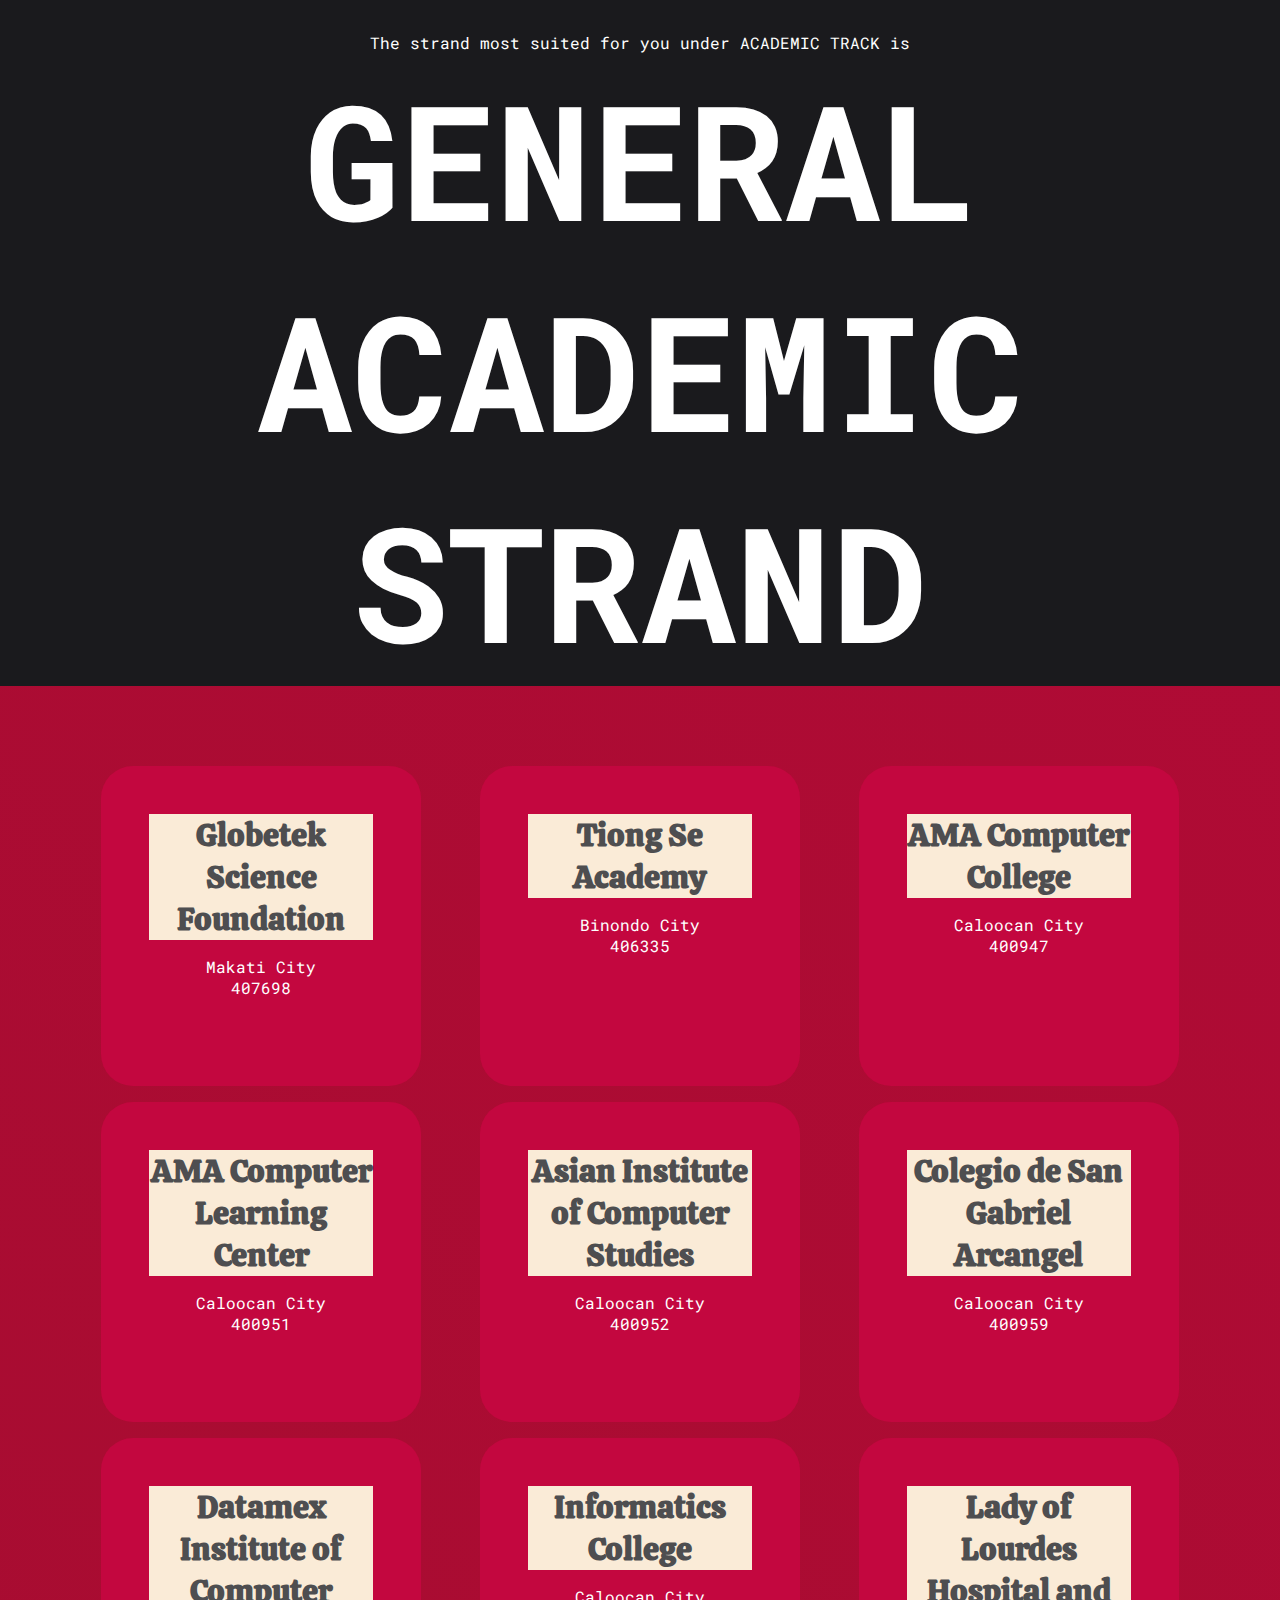
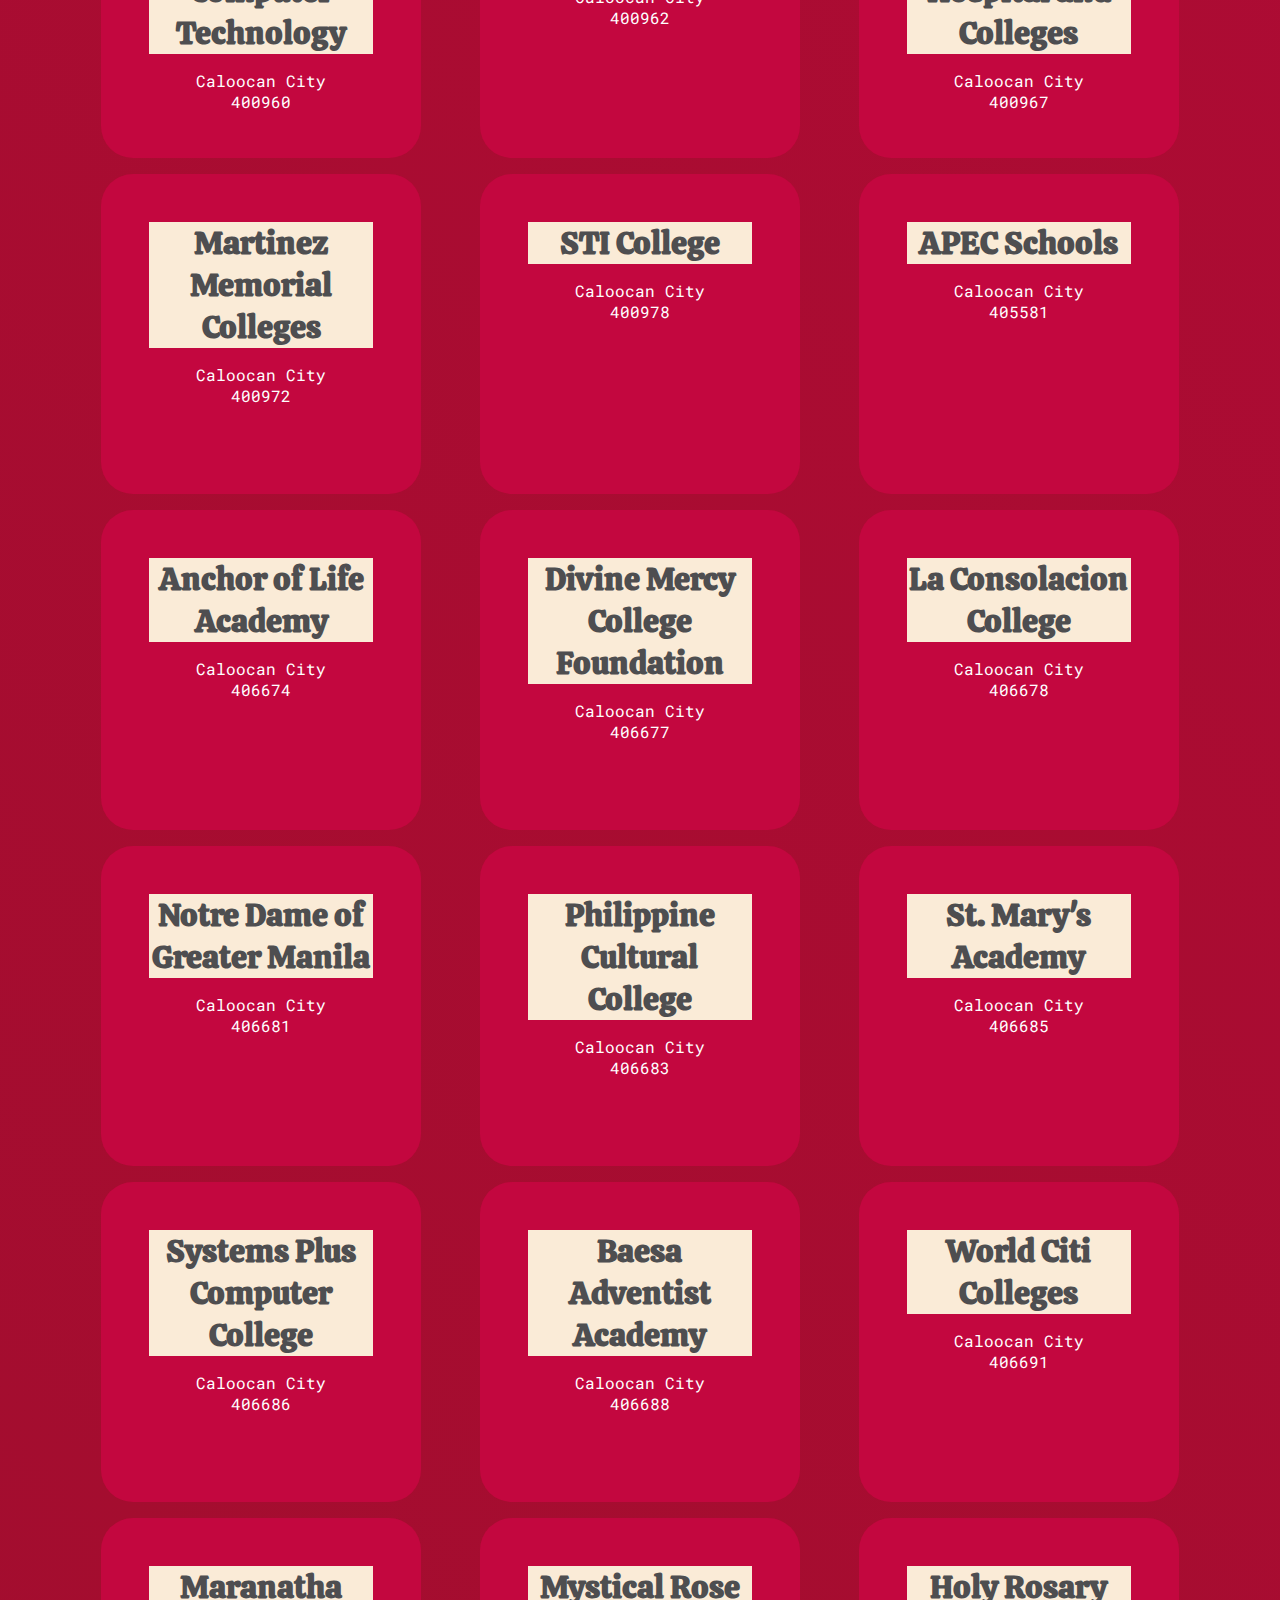
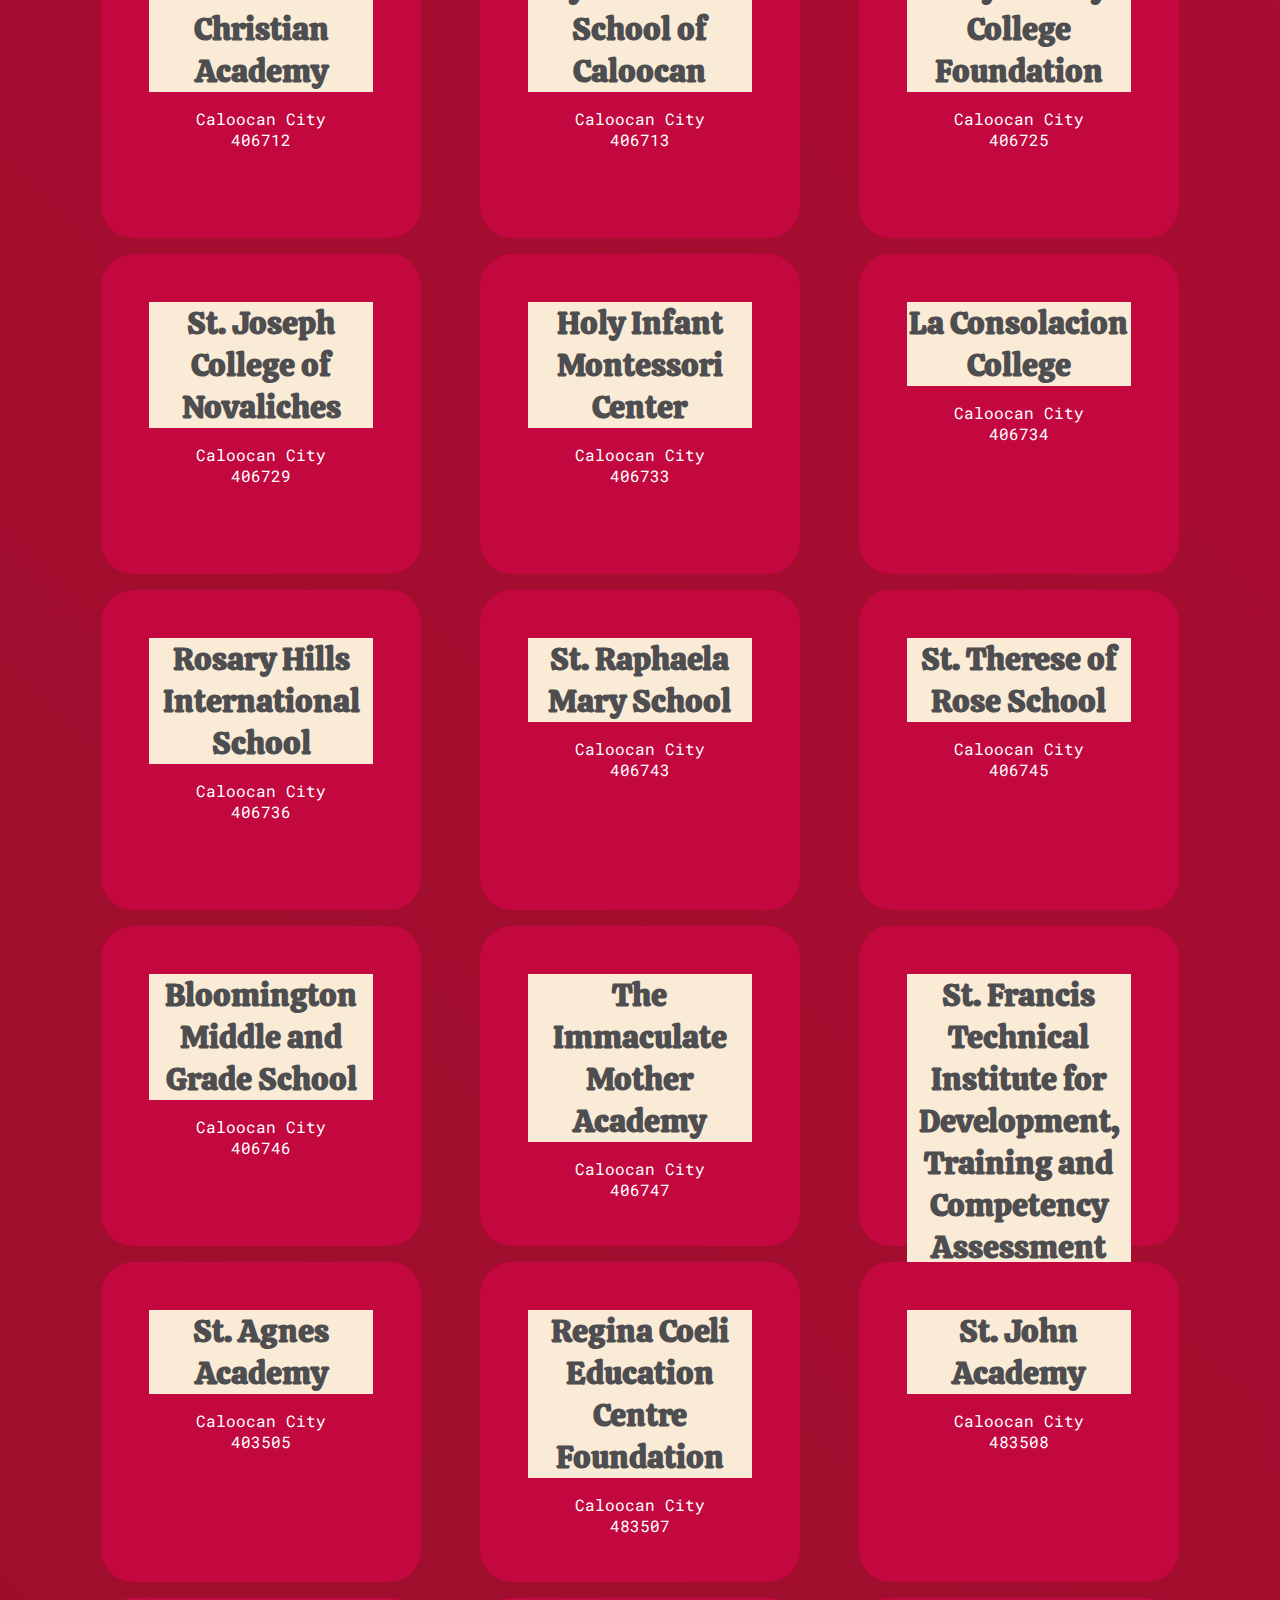
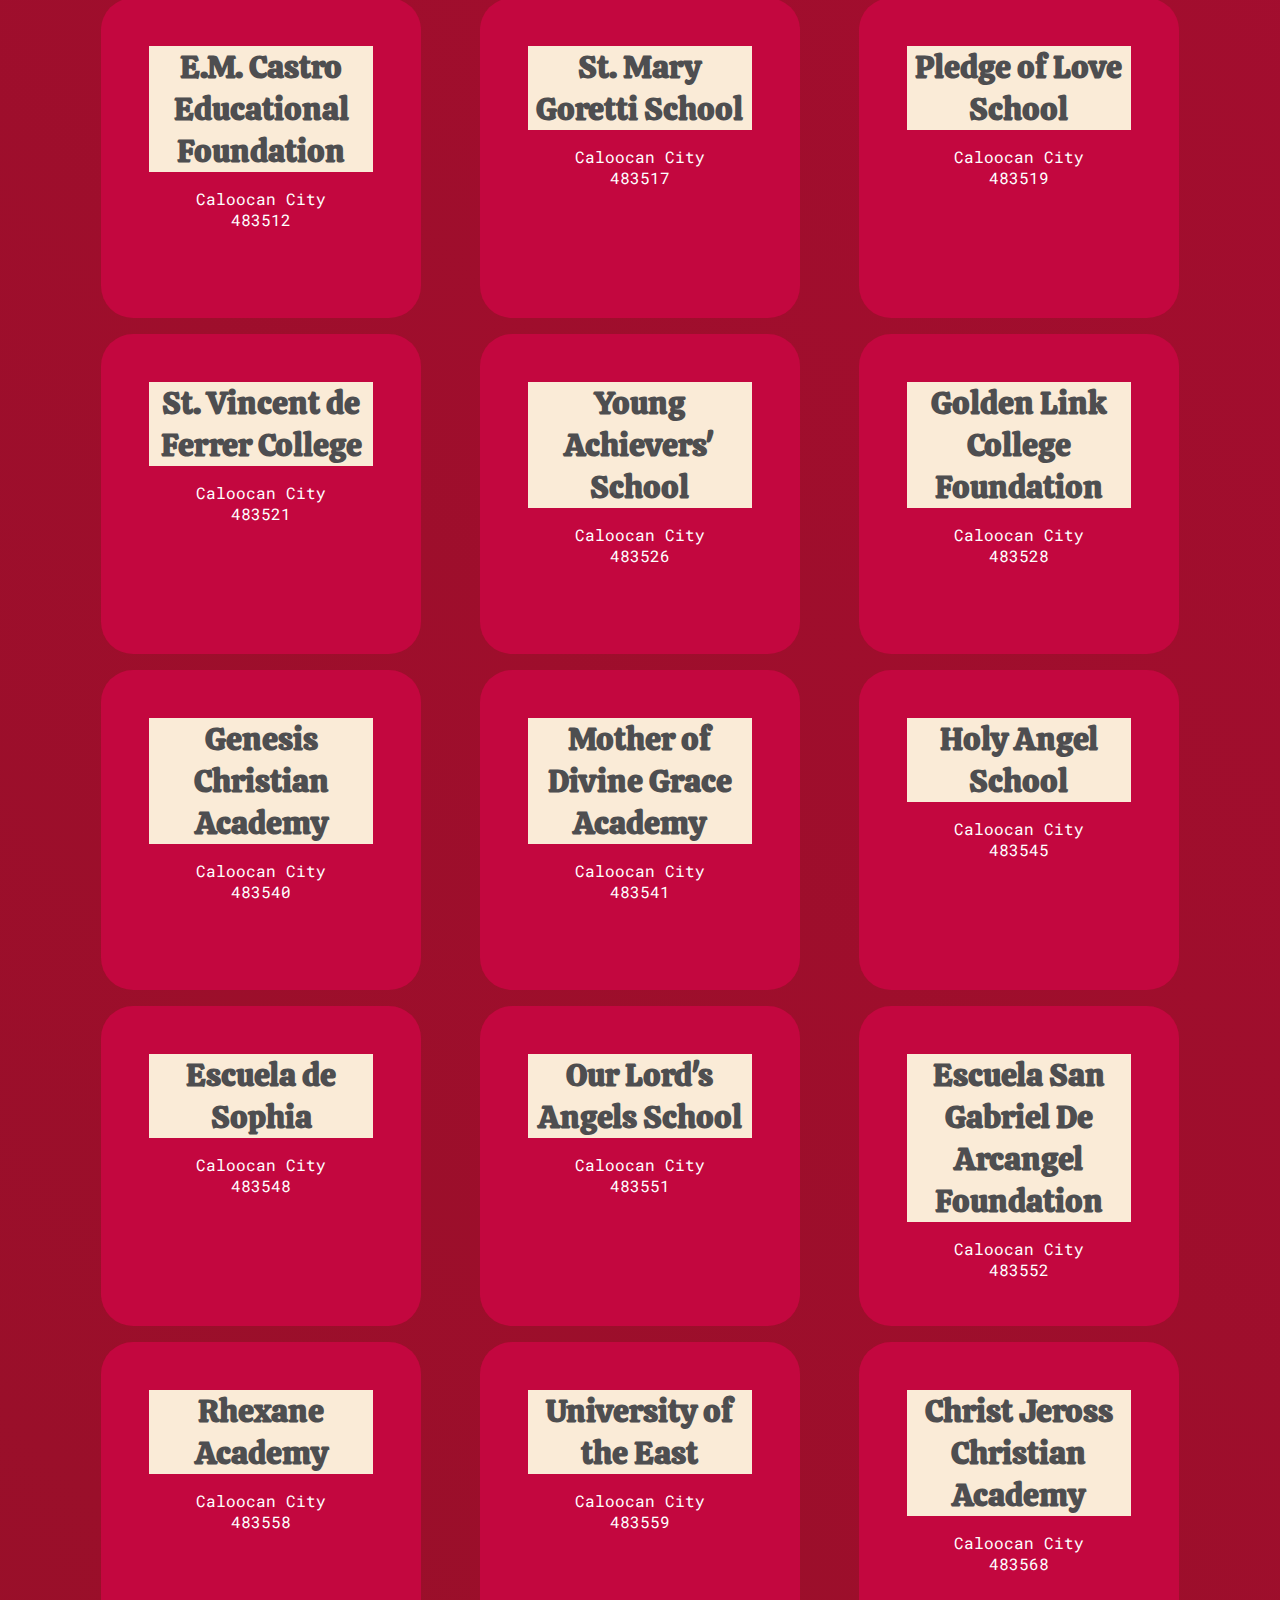
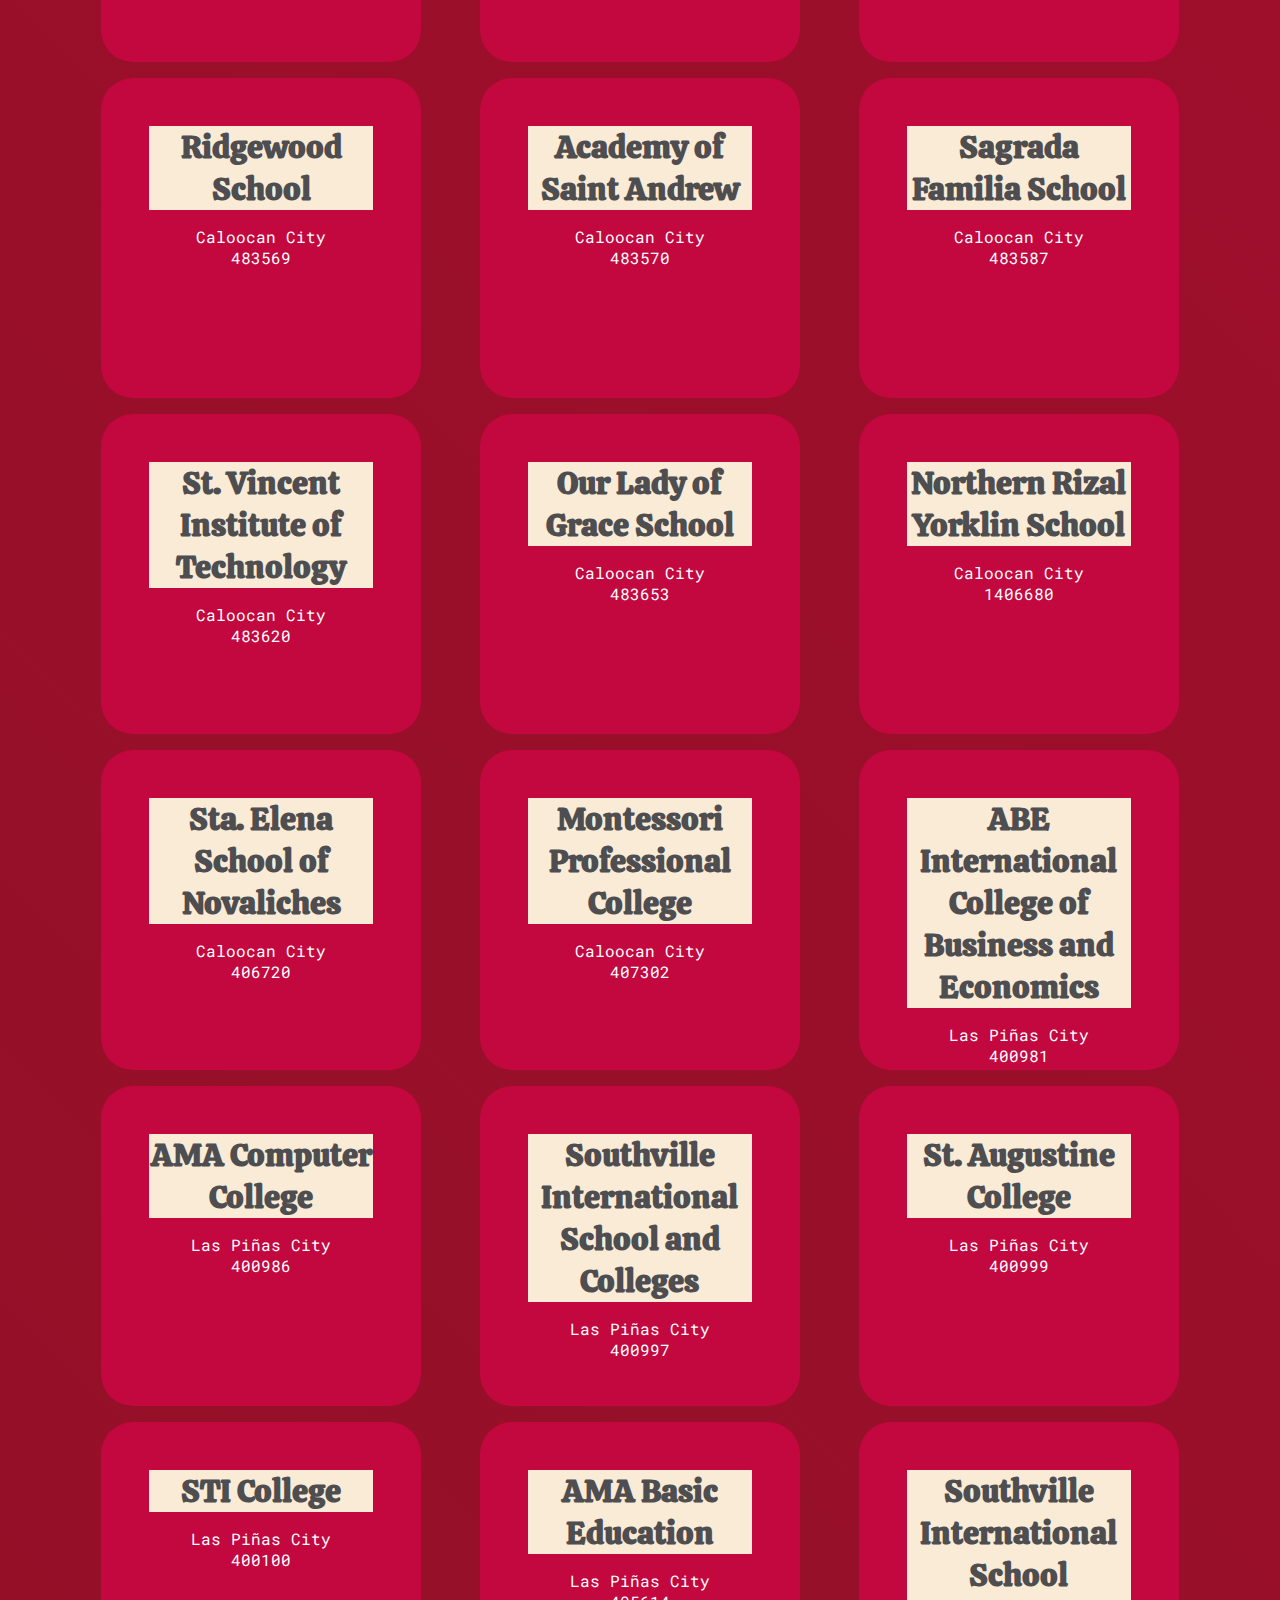
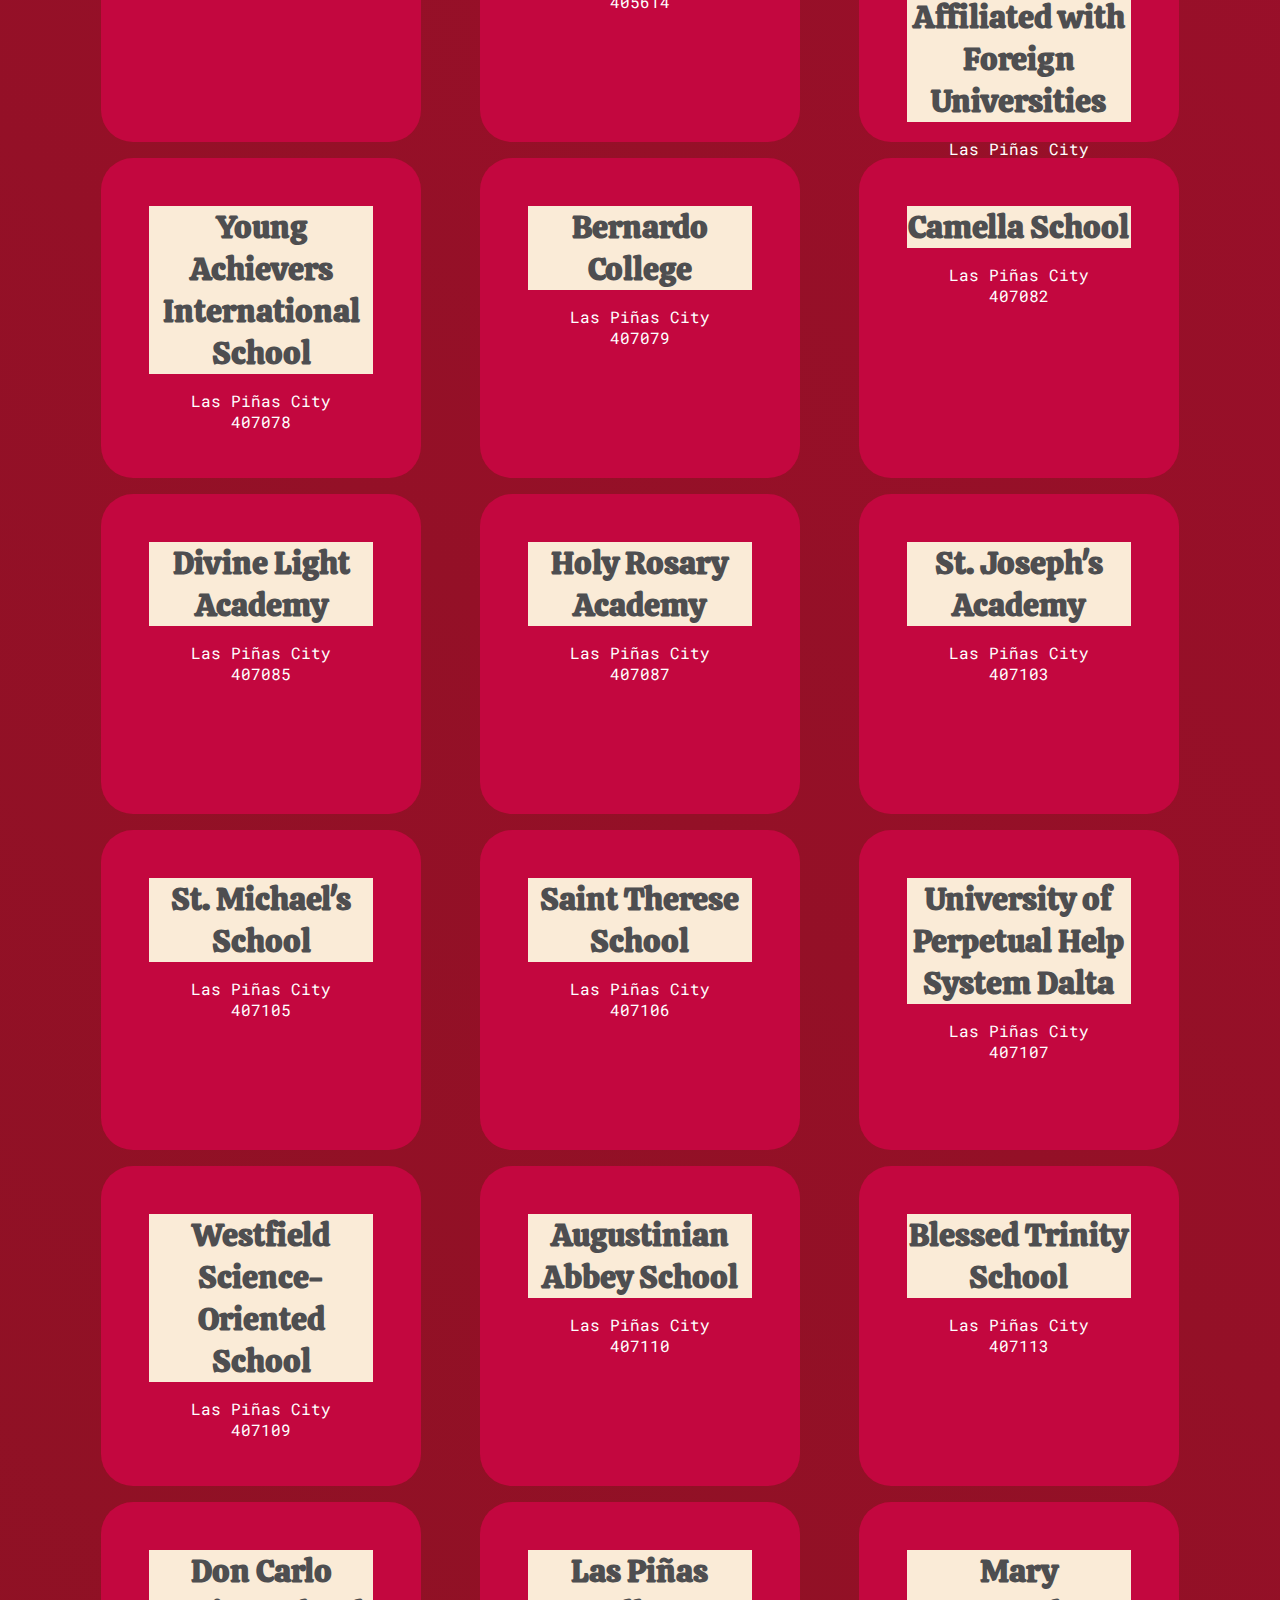
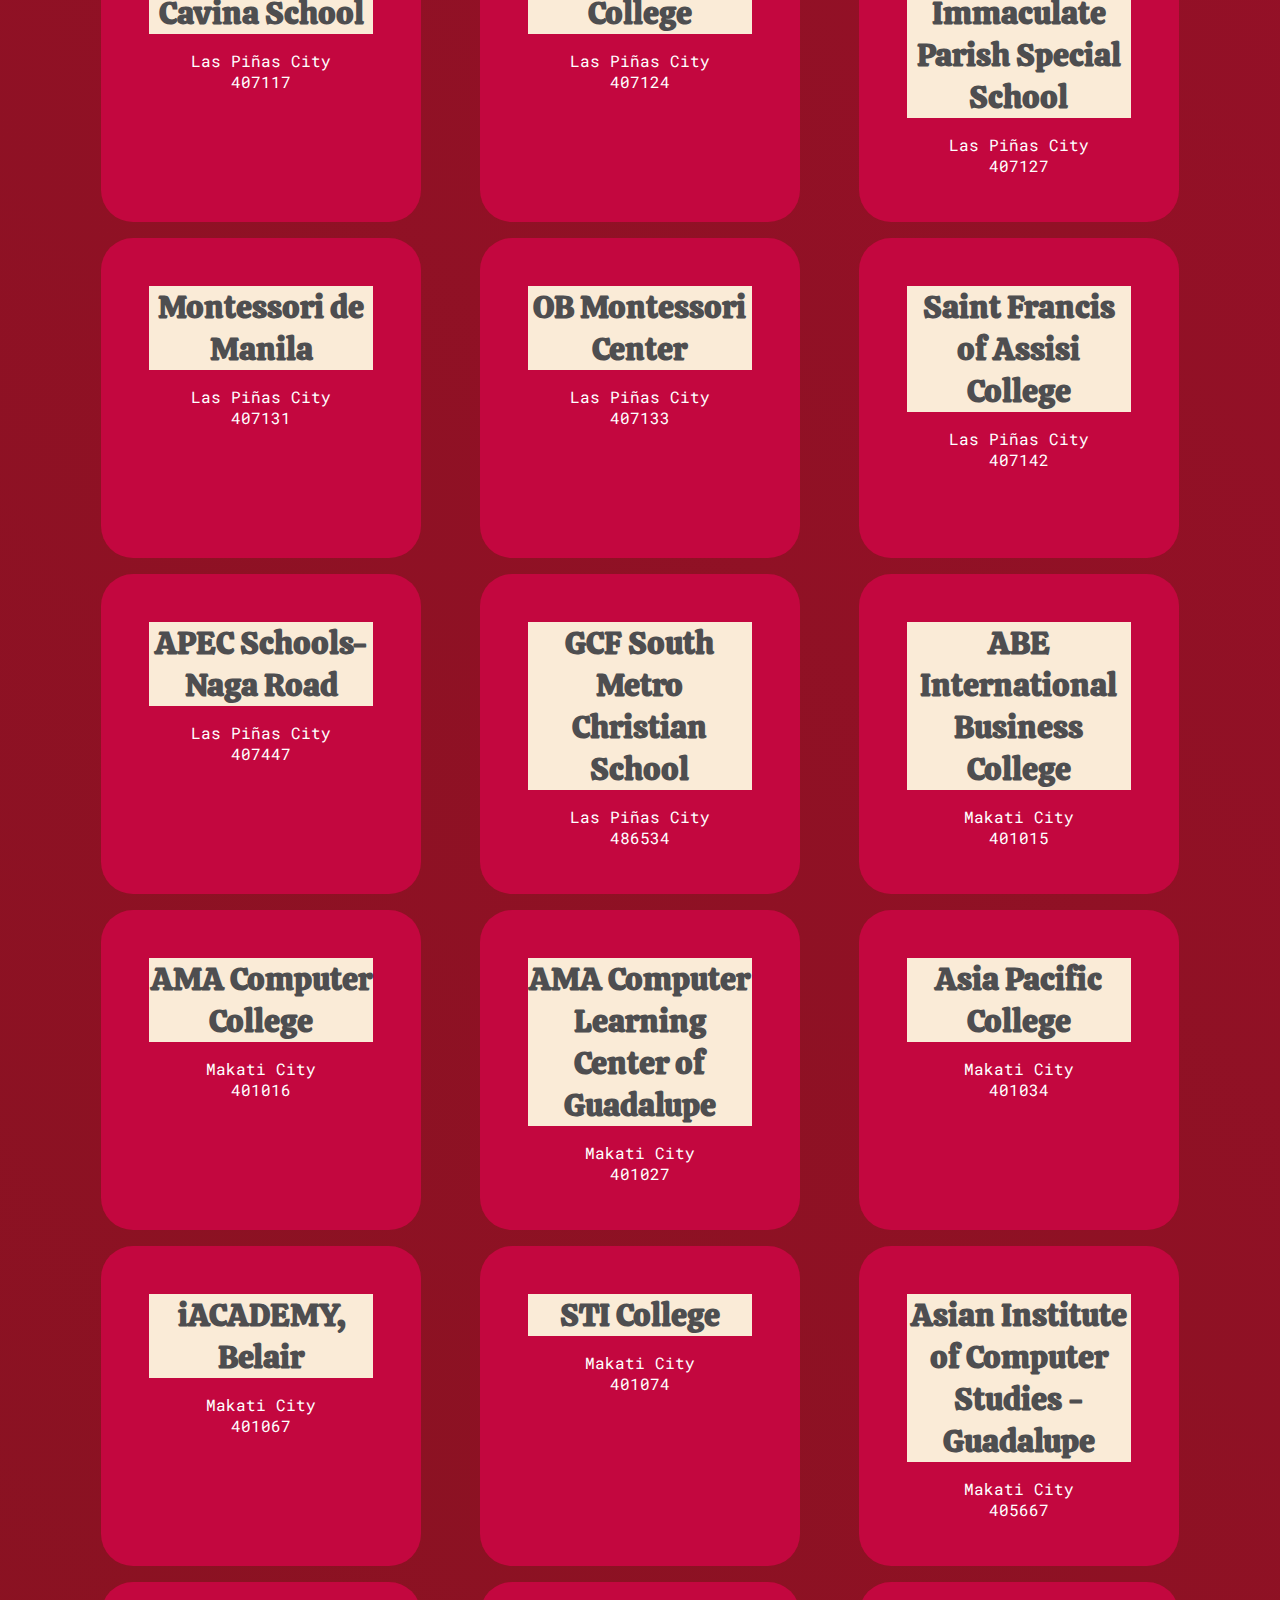
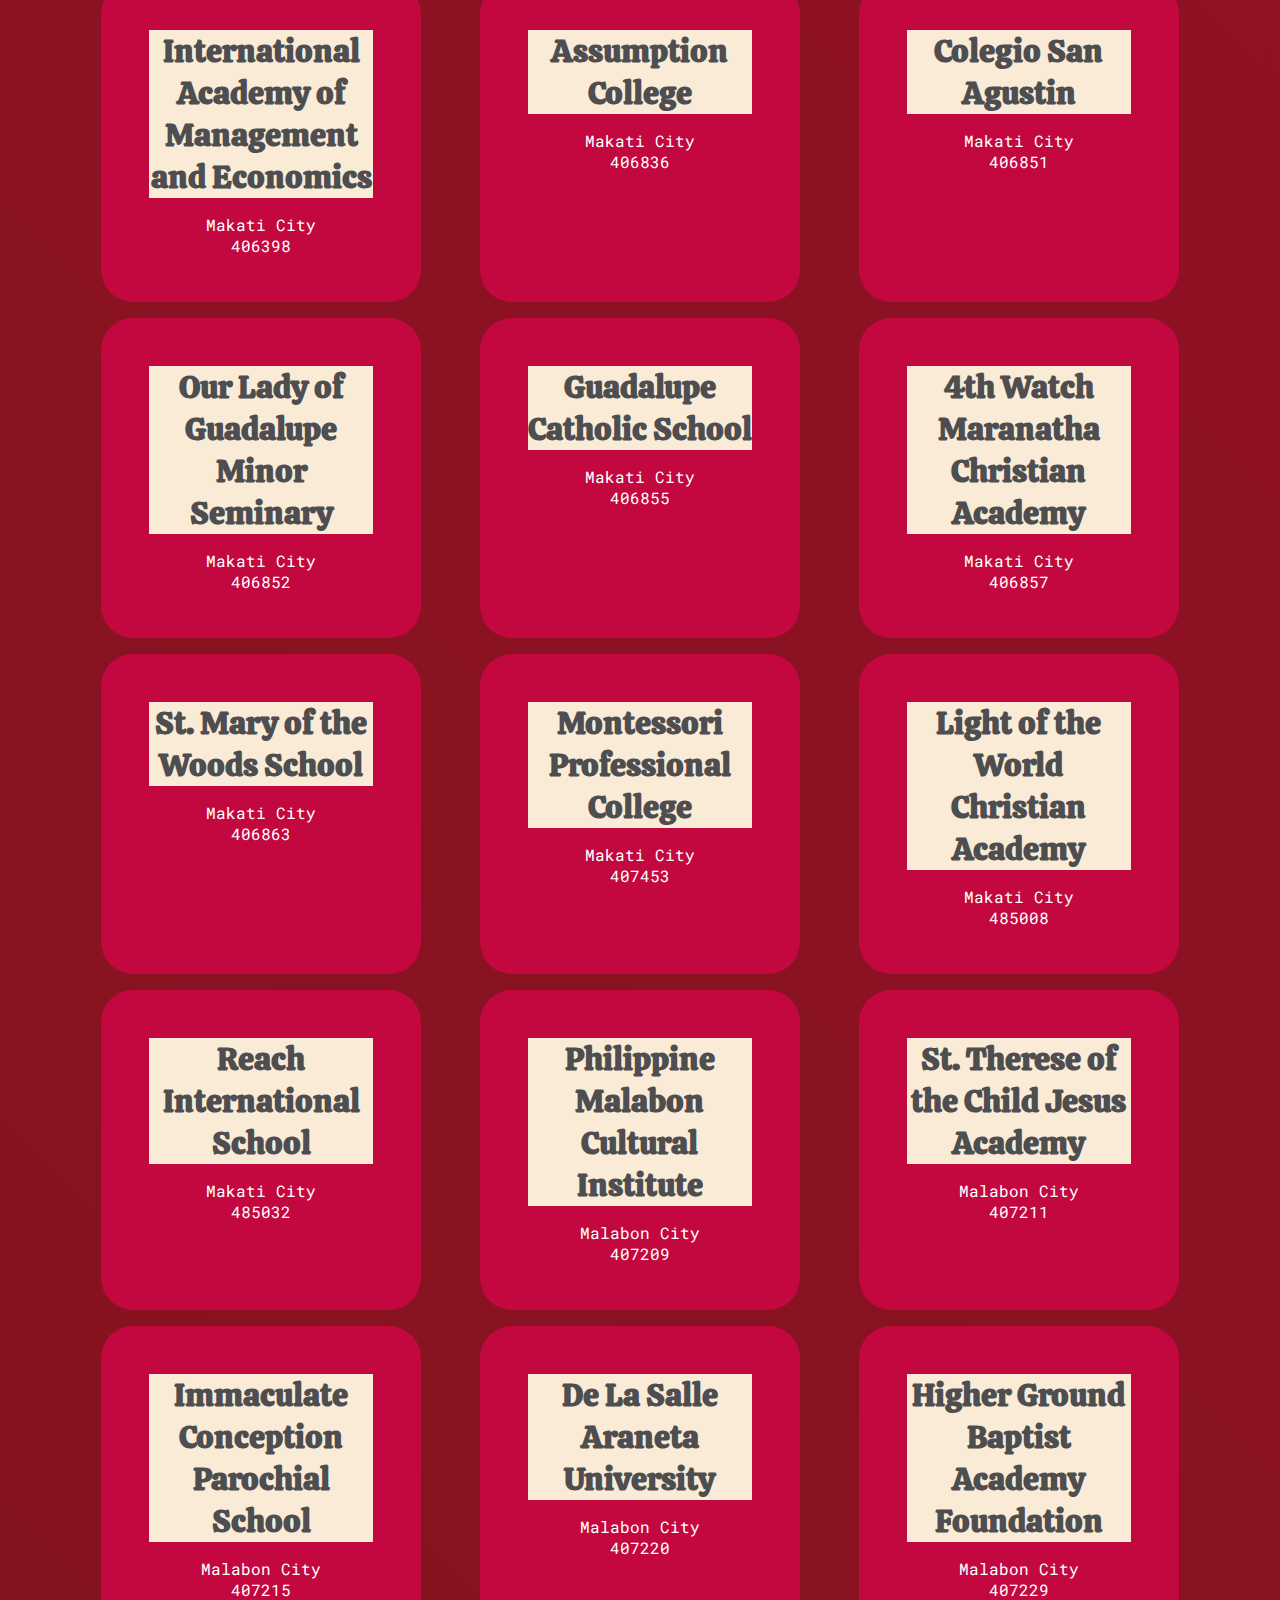
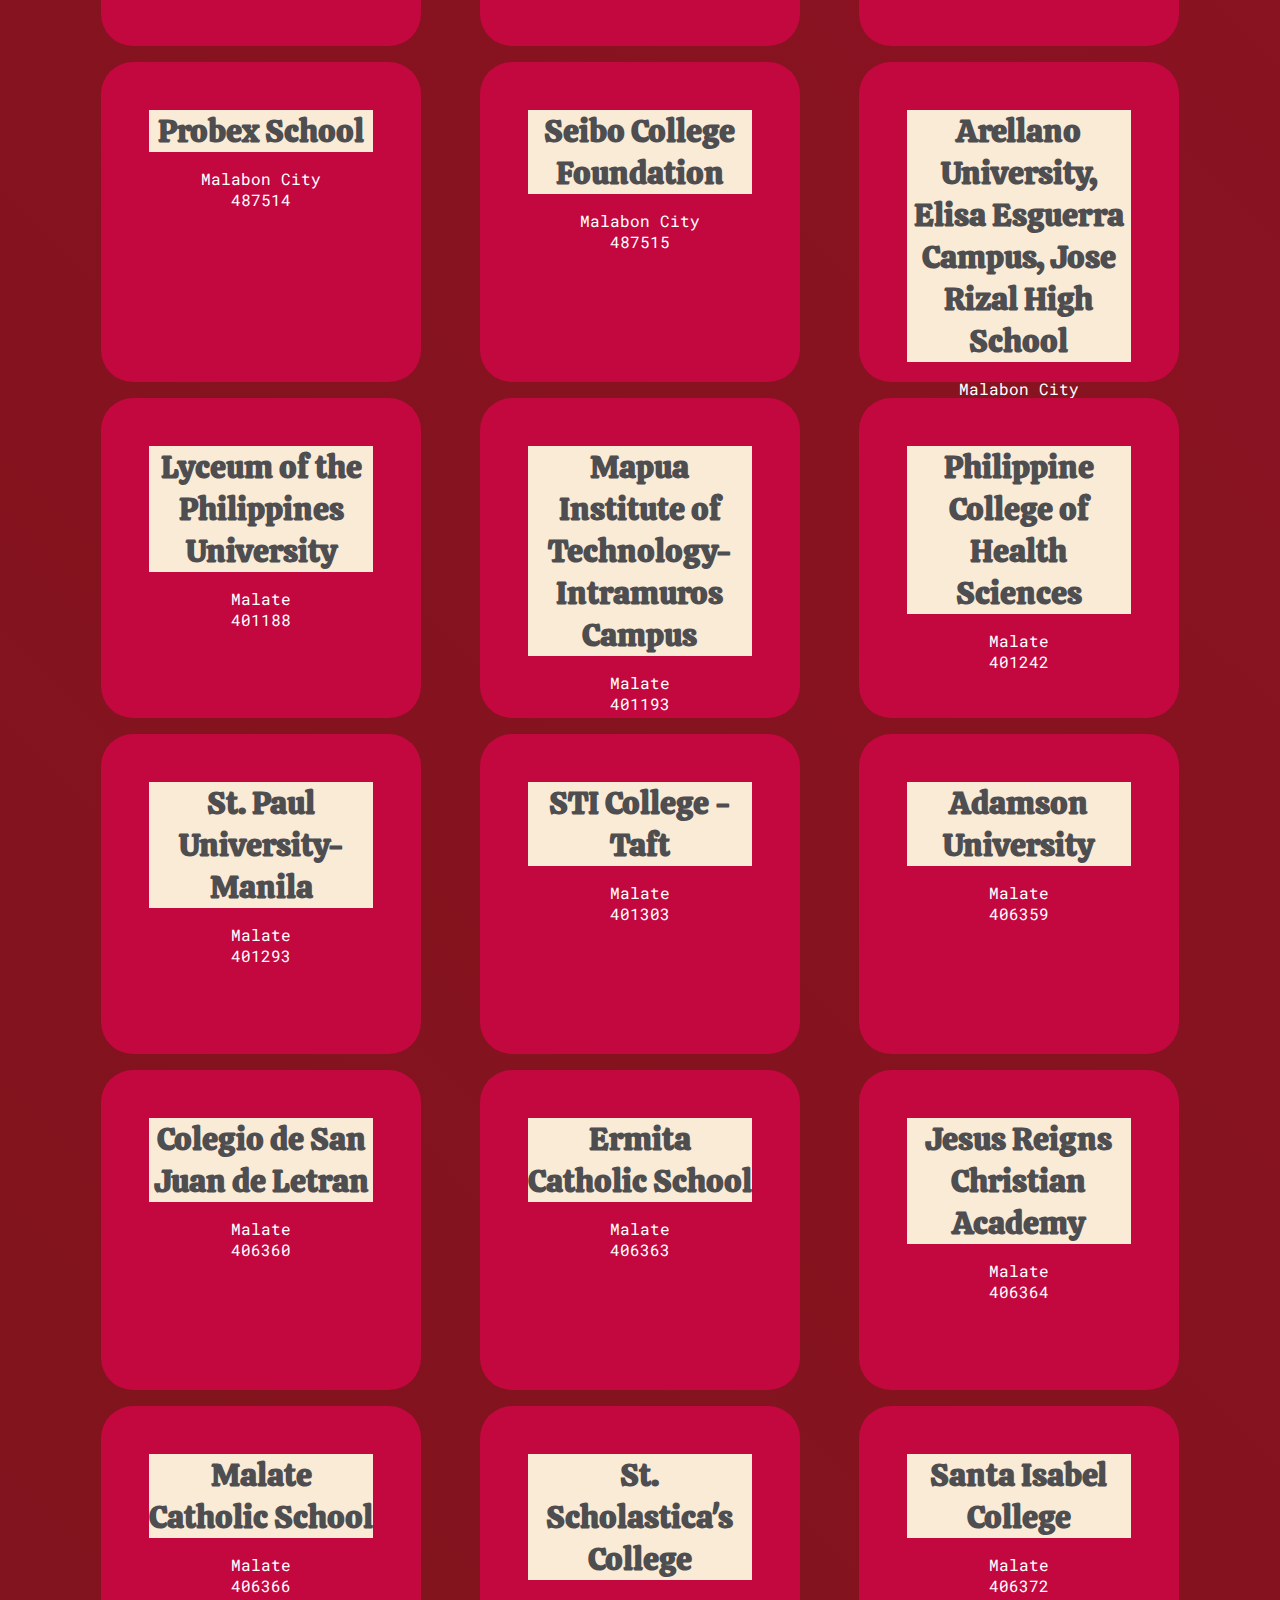
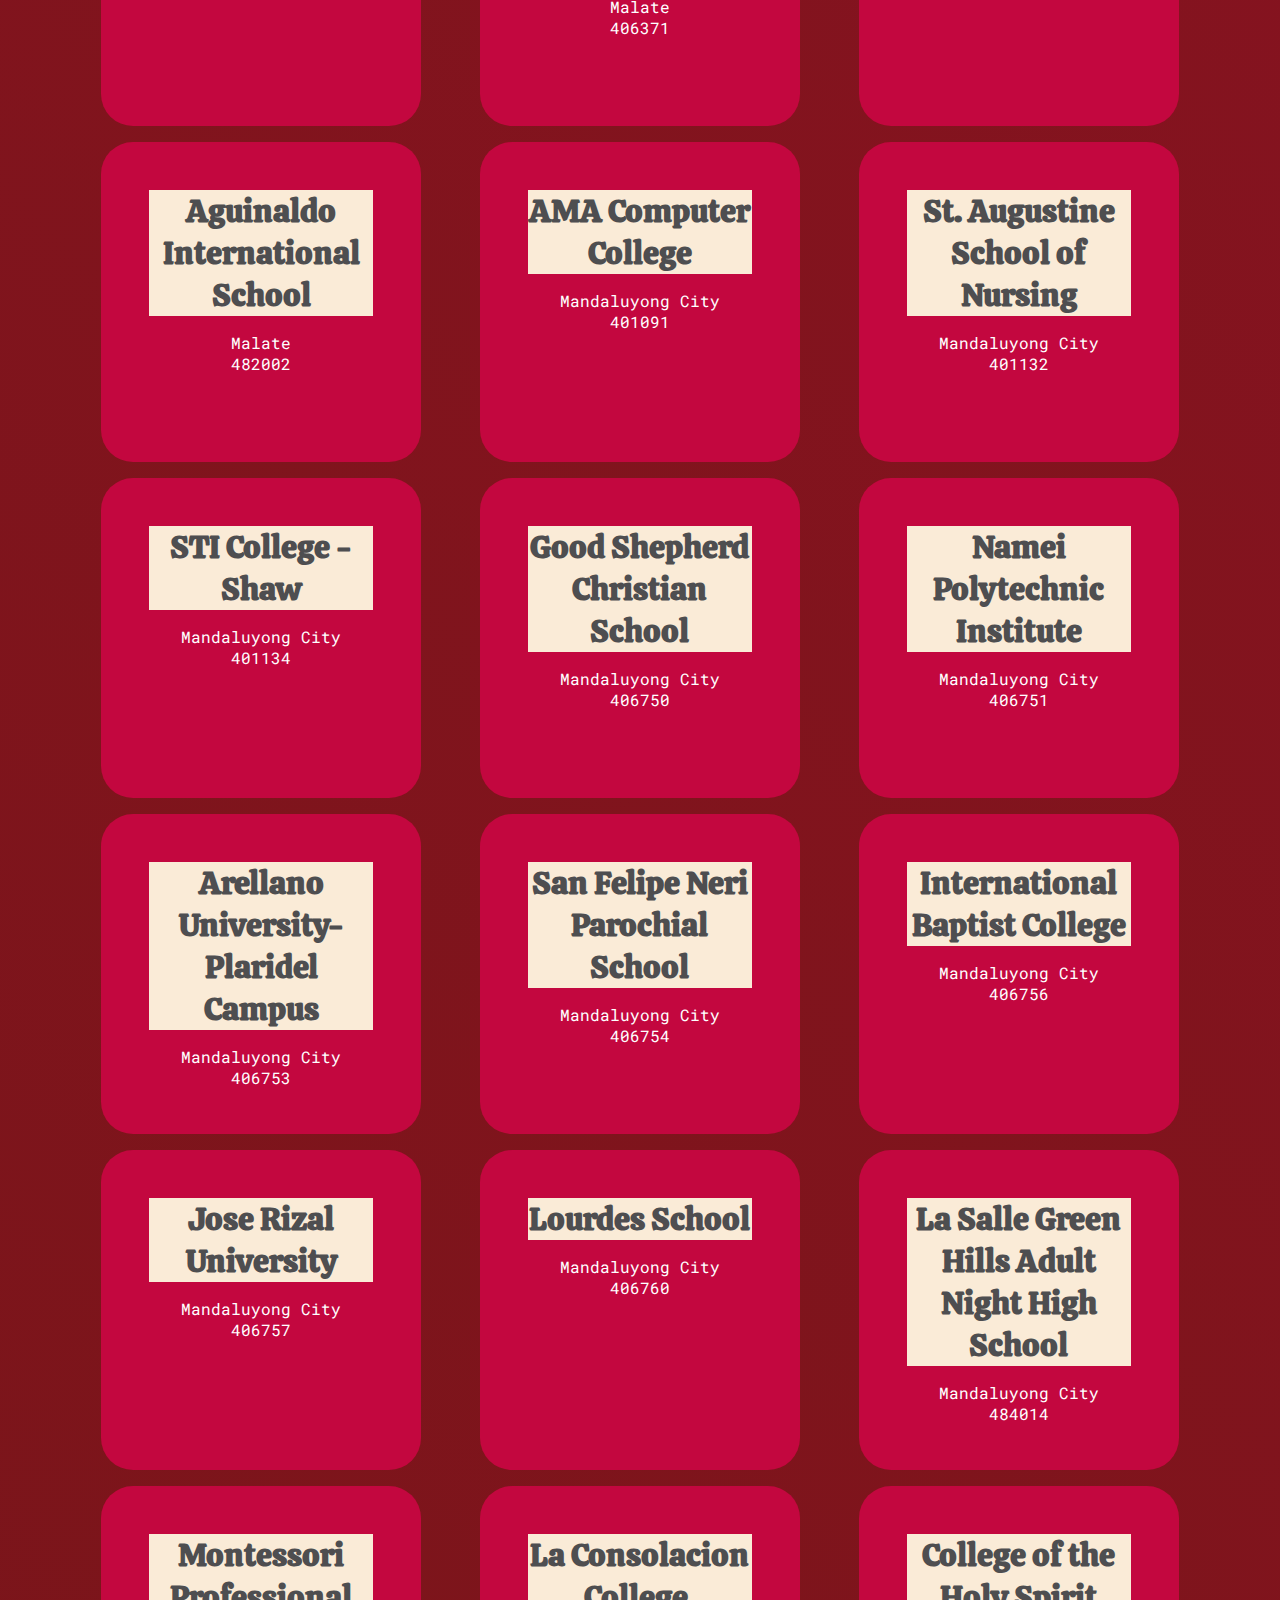
<file: tracks/genassessment.html>
<!DOCTYPE html>
<html lang="en">
<head>
    <meta charset="UTF-8">
    <meta name="viewport" content="width=device-width, initial-scale=1.0">
    <link rel="icon" href="../assets\icon\snowicon.ico">
    <link rel="stylesheet" href="../stylesheet.css">
    <link rel="stylesheet" href="https://fonts.googleapis.com/css2?family=Material+Symbols+Outlined:opsz,wght,FILL,GRAD@20..48,100..700,0..1,-50..200" />

    <title>Path Walker - GENERAL ACADEMIC STRAND</title>
</head>
<body>
    <div class="content">

        <p class="final">The strand most suited for you under ACADEMIC TRACK is</p>
        <h1 class="tracktitle">GENERAL ACADEMIC STRAND</h1>

    </div>

    <div class="data" id="data">
        
    </div>

    <script src="../code.js"></script>
    <script src="../database/retrieveGEN.js"></script>
</body>
</html>
</file>
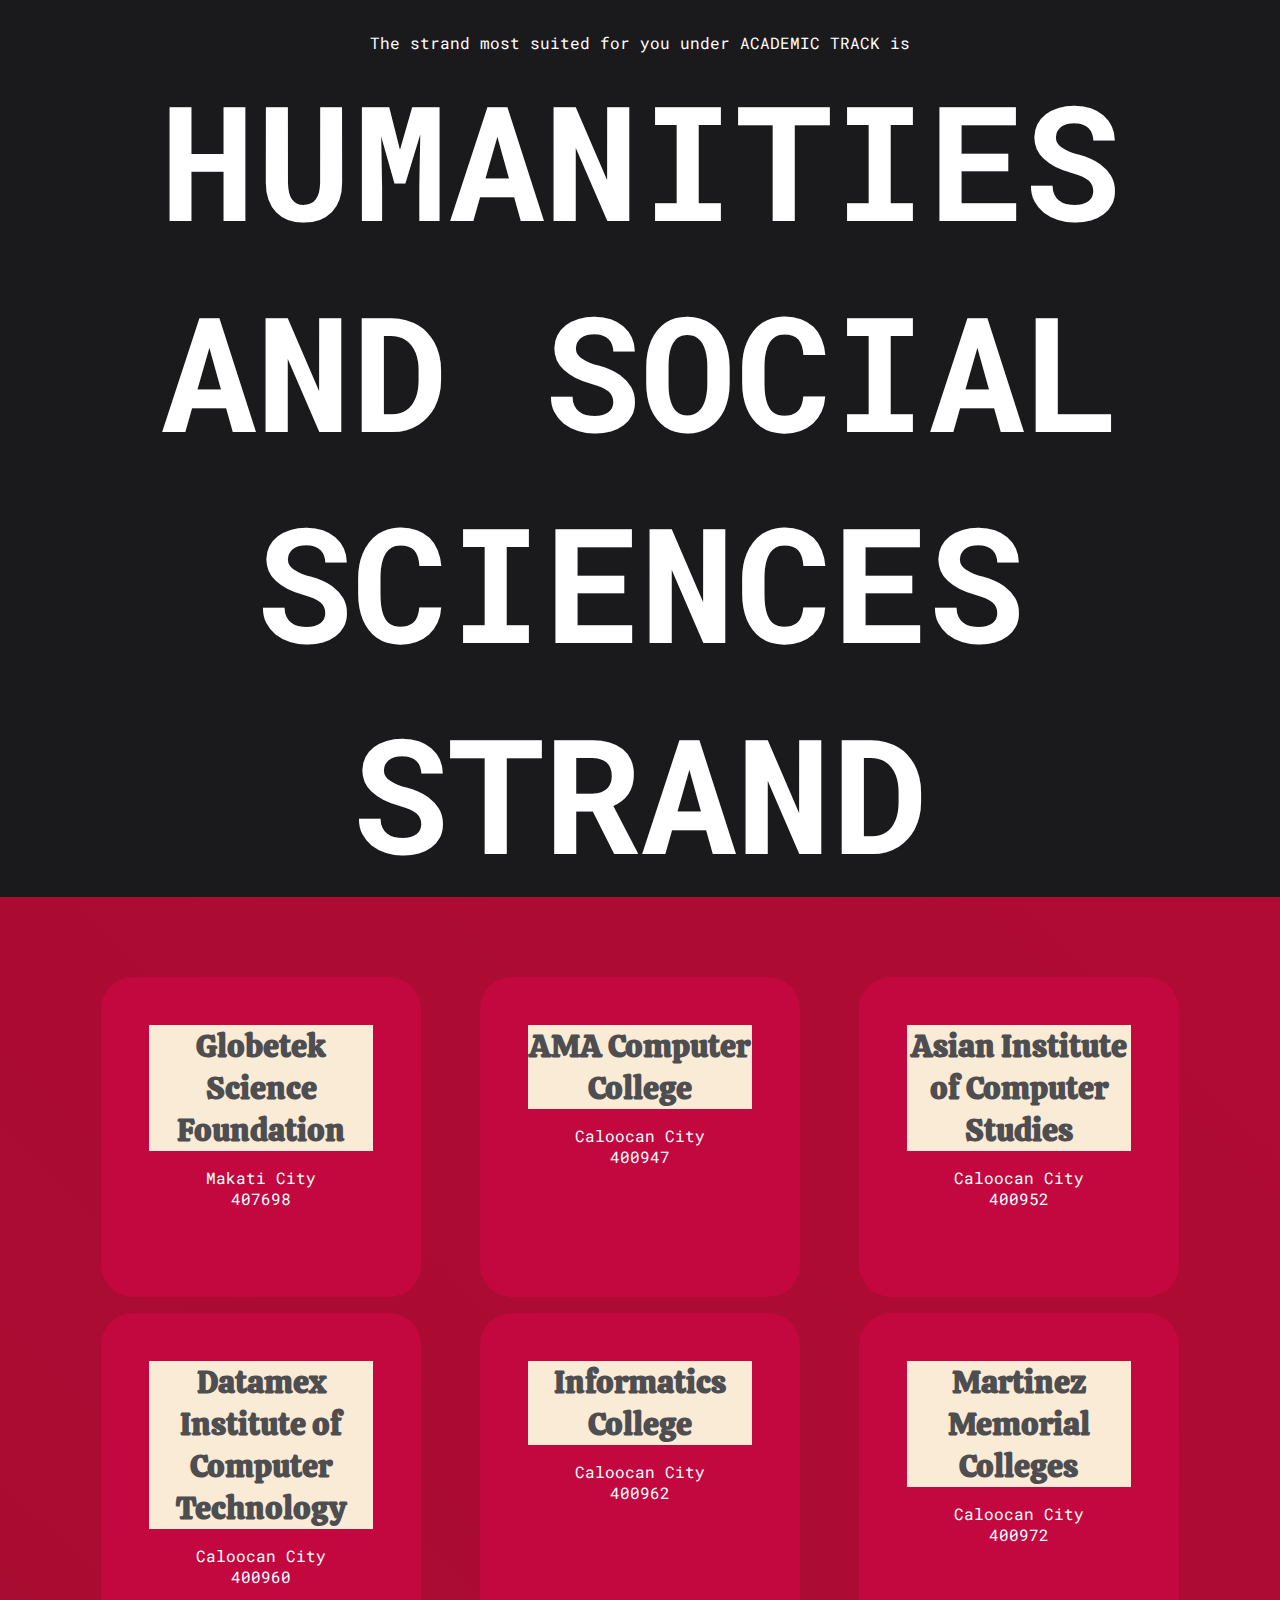
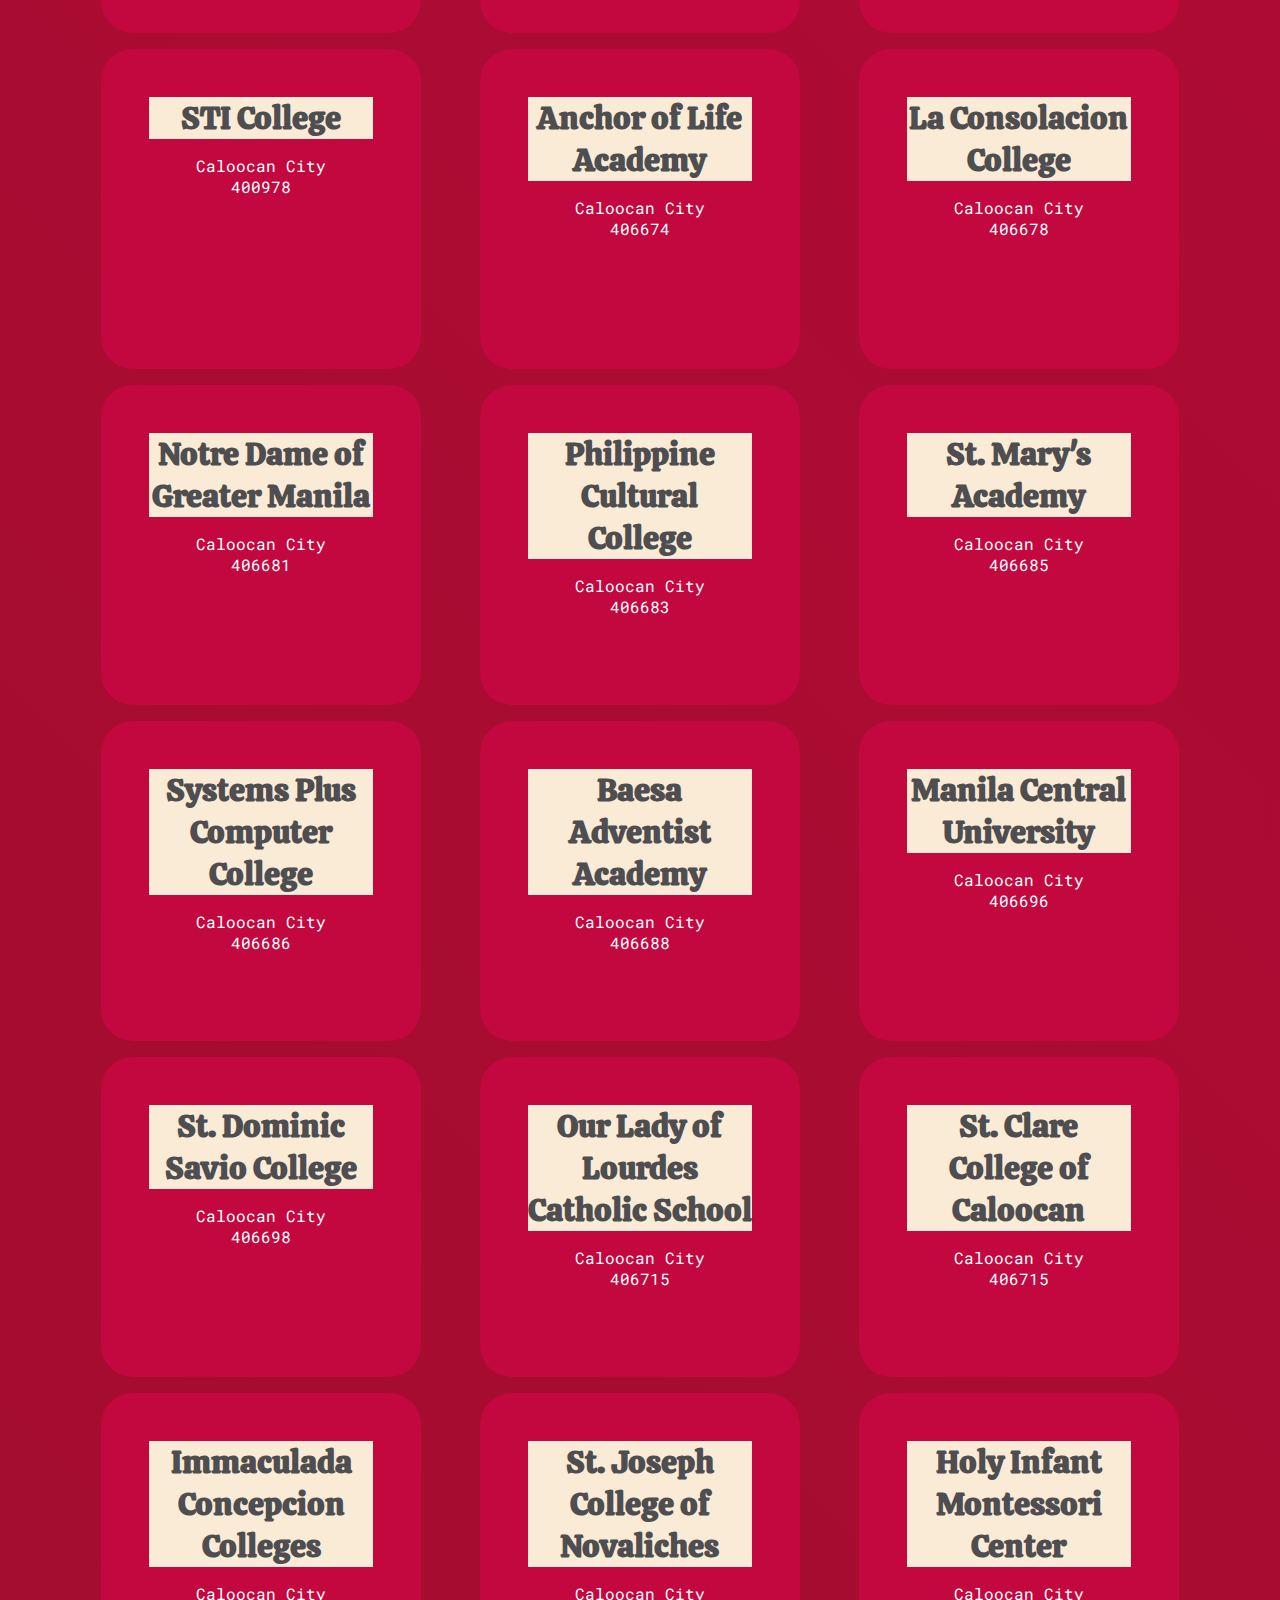
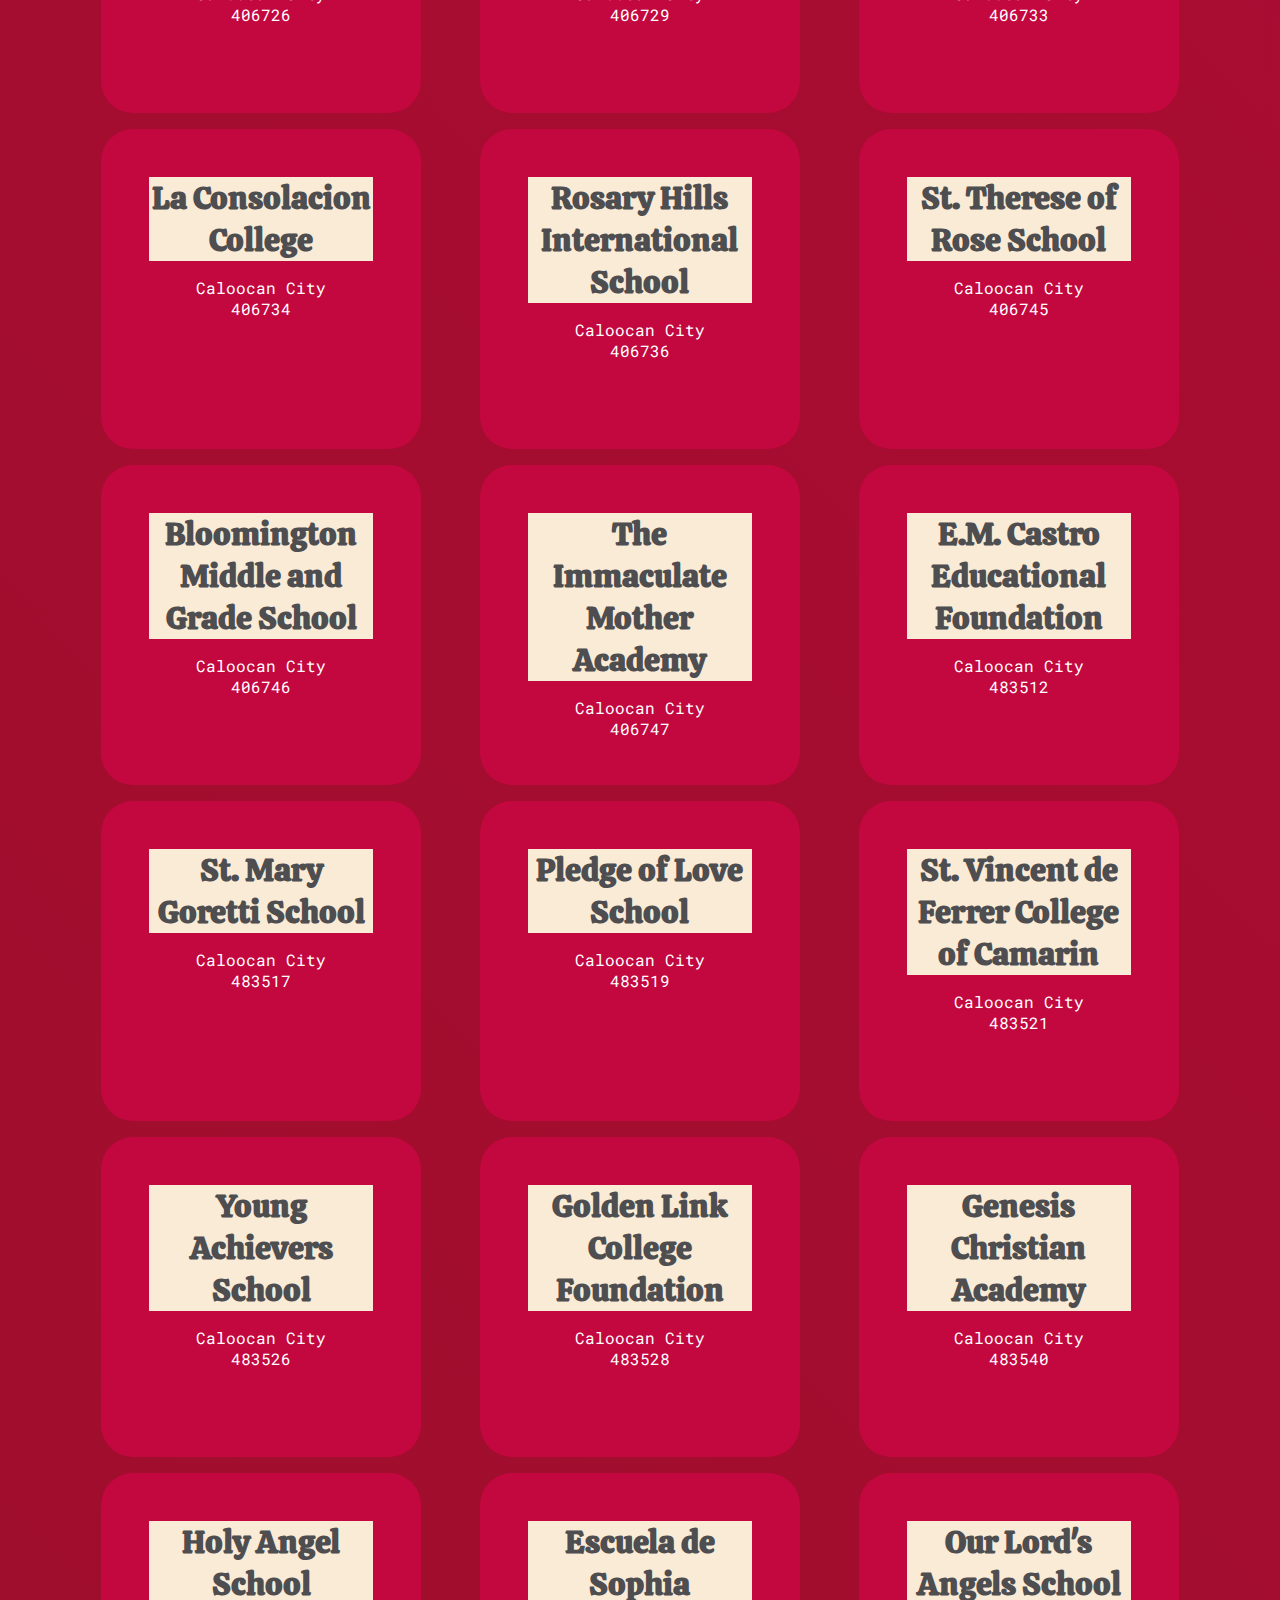
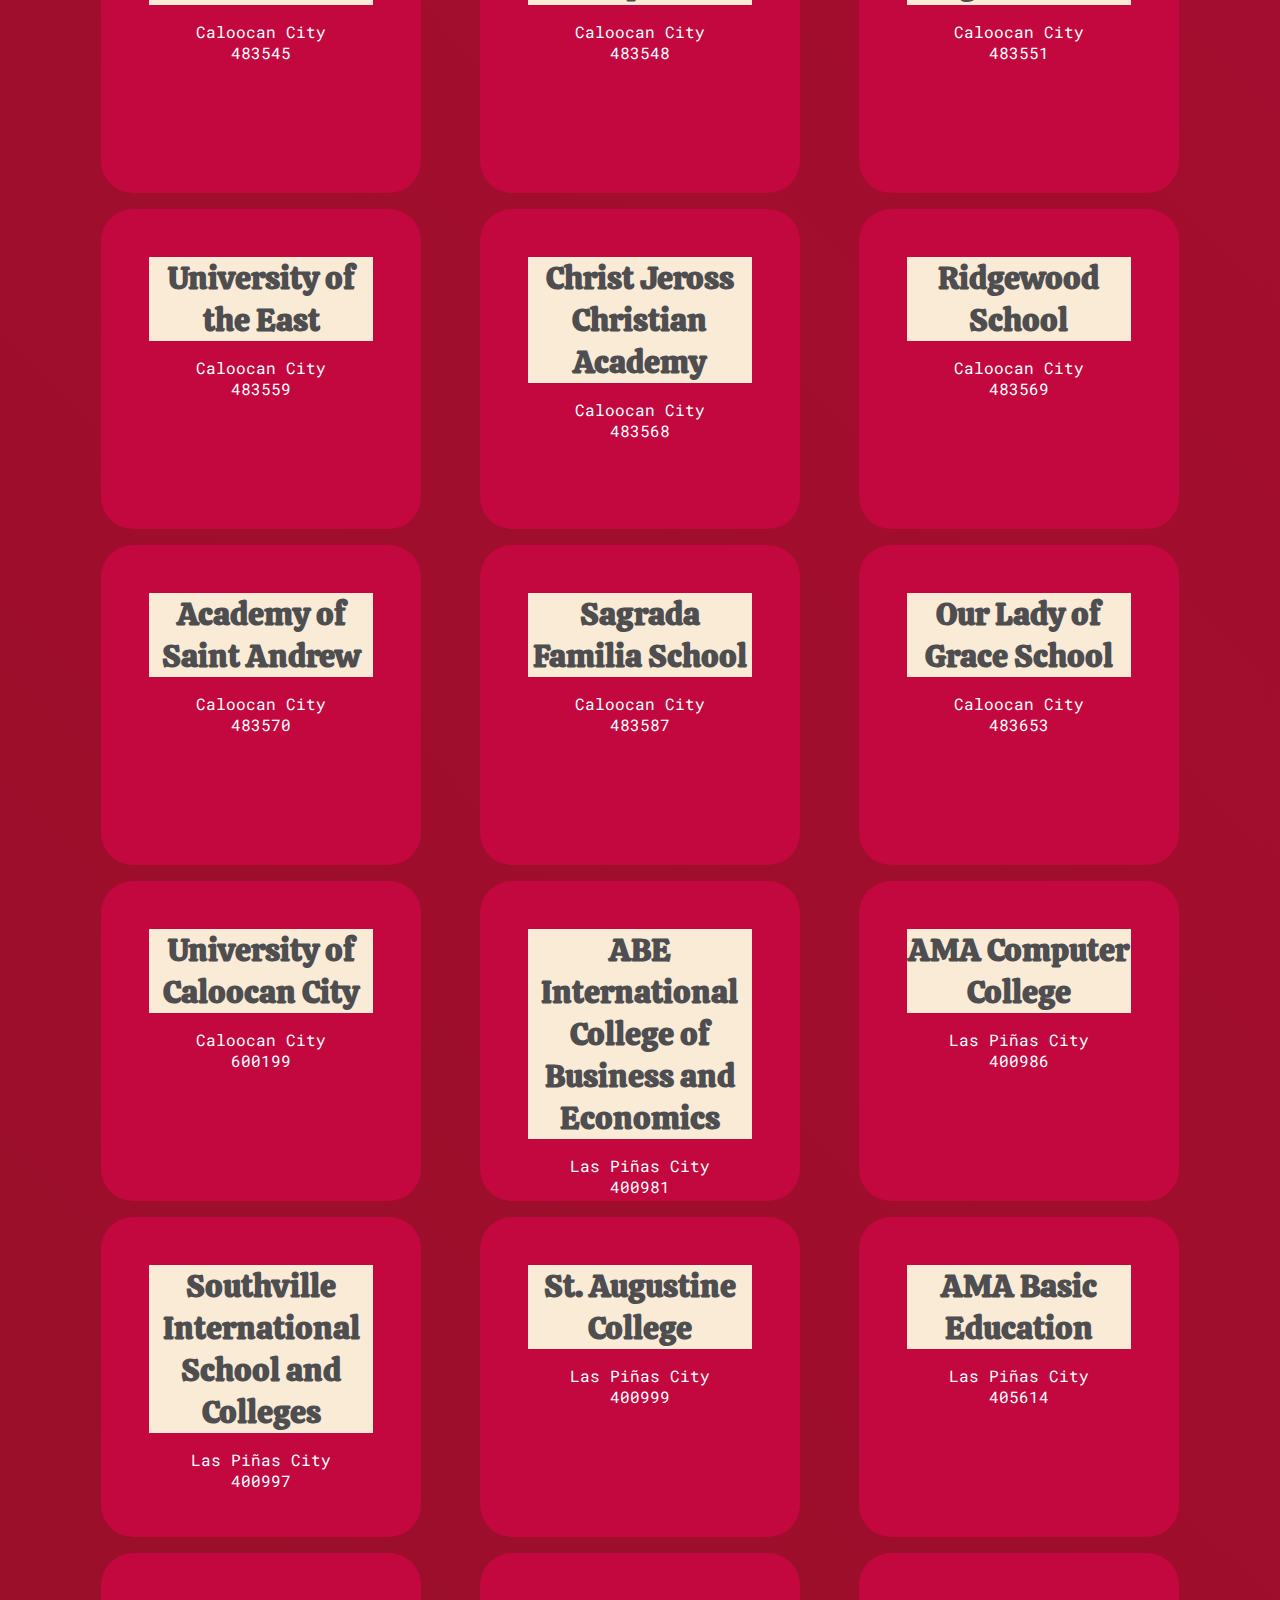
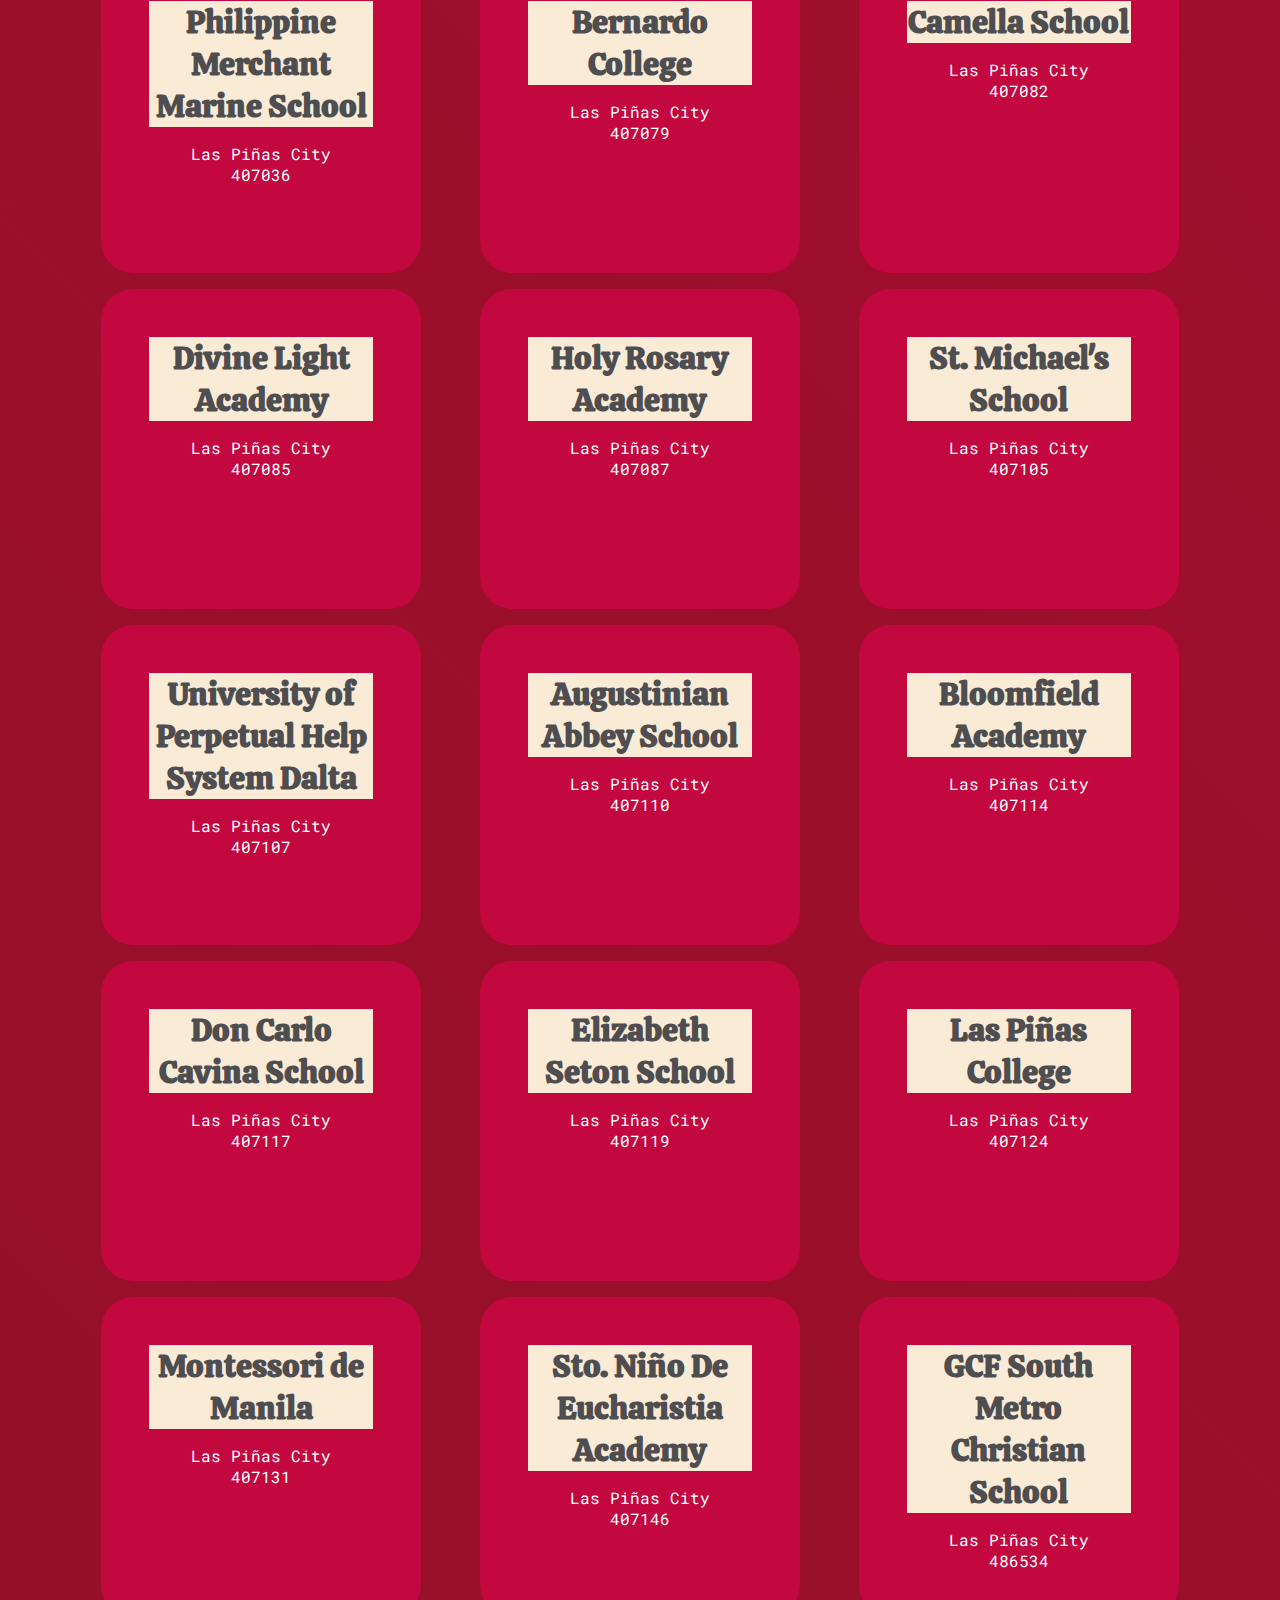
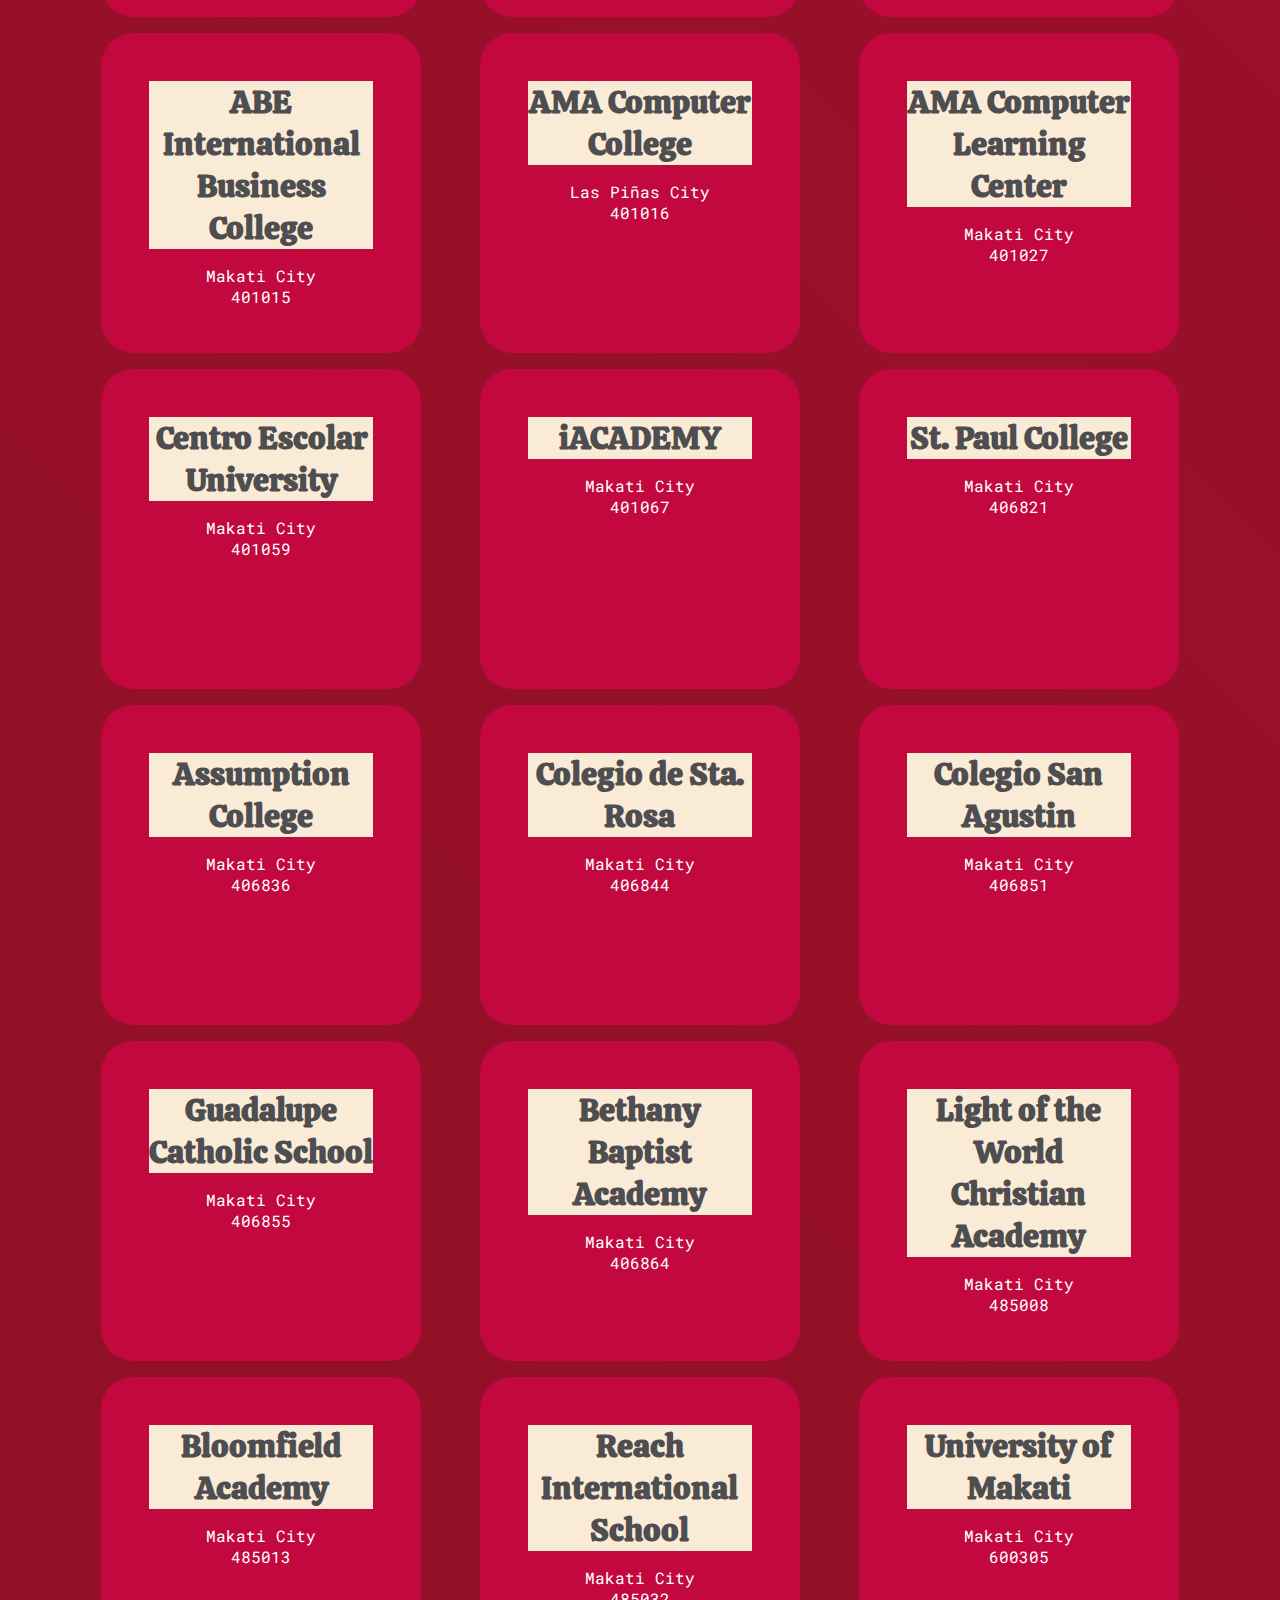
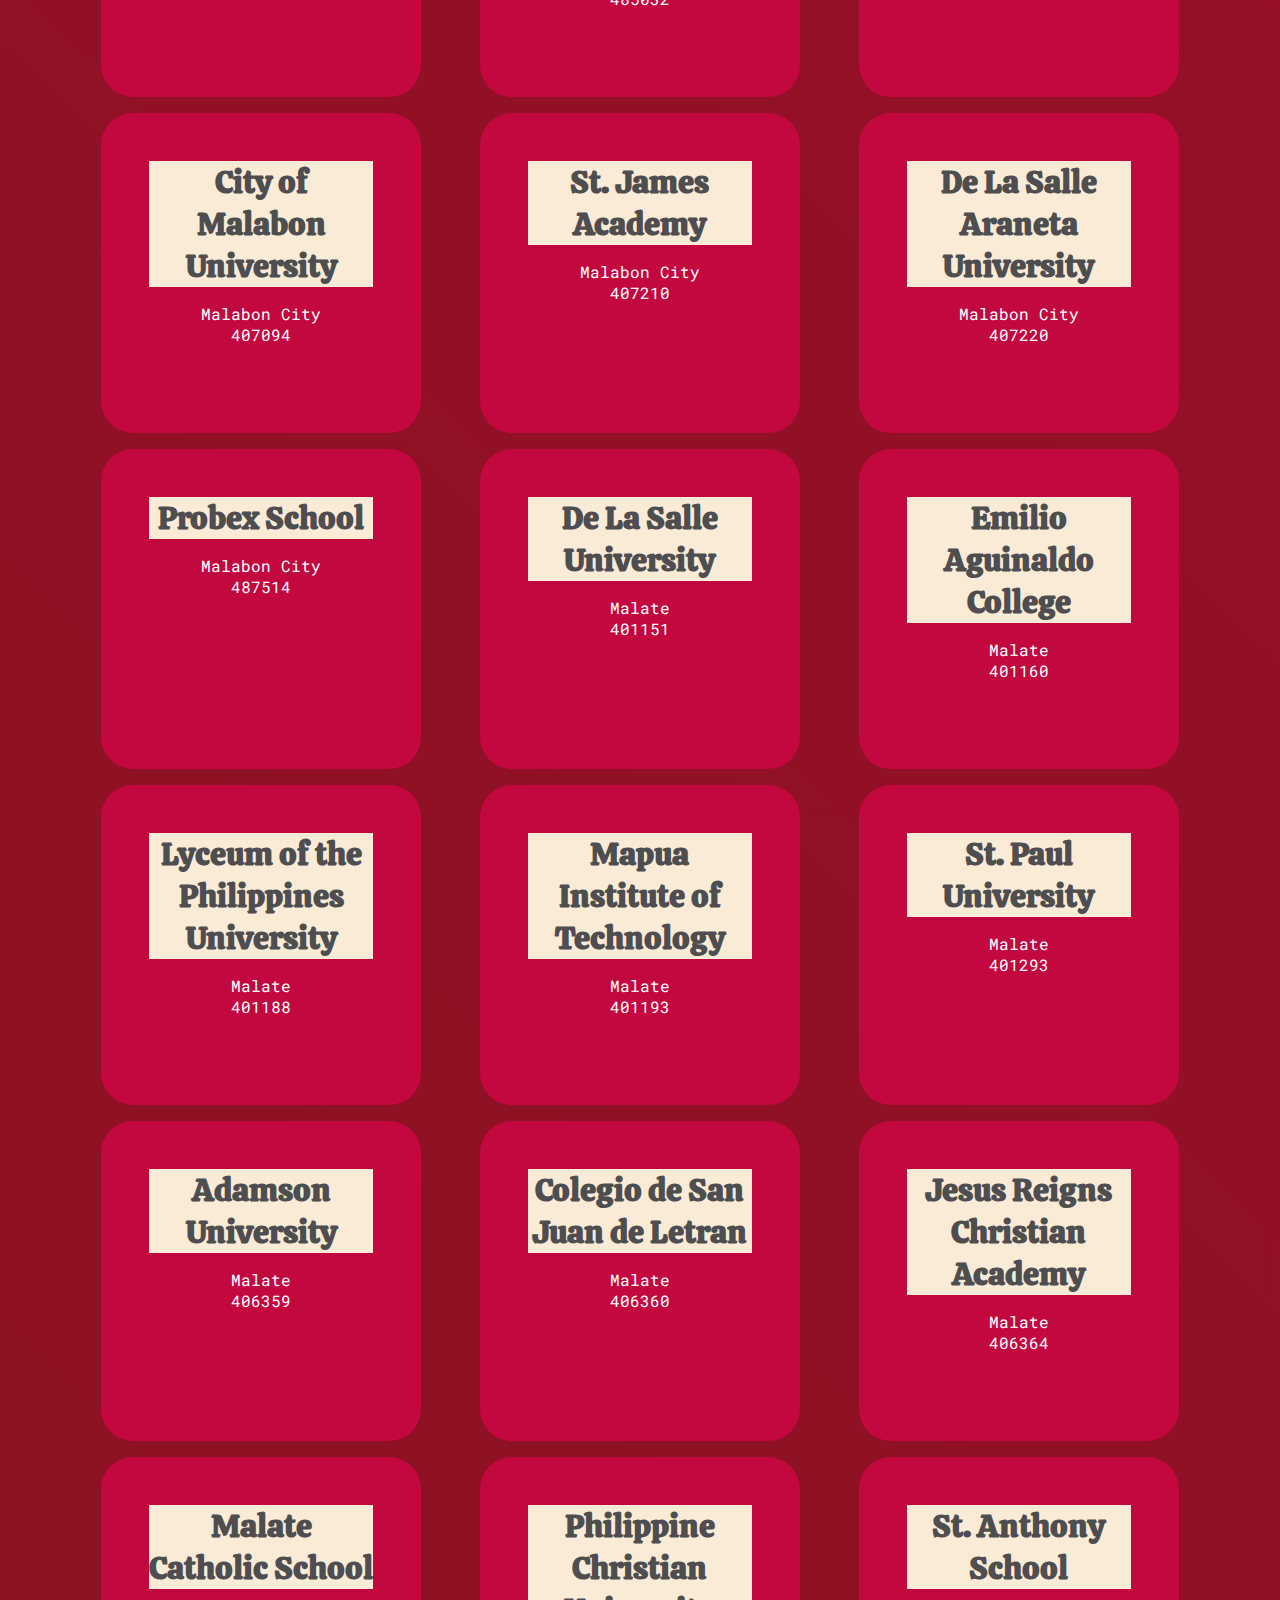
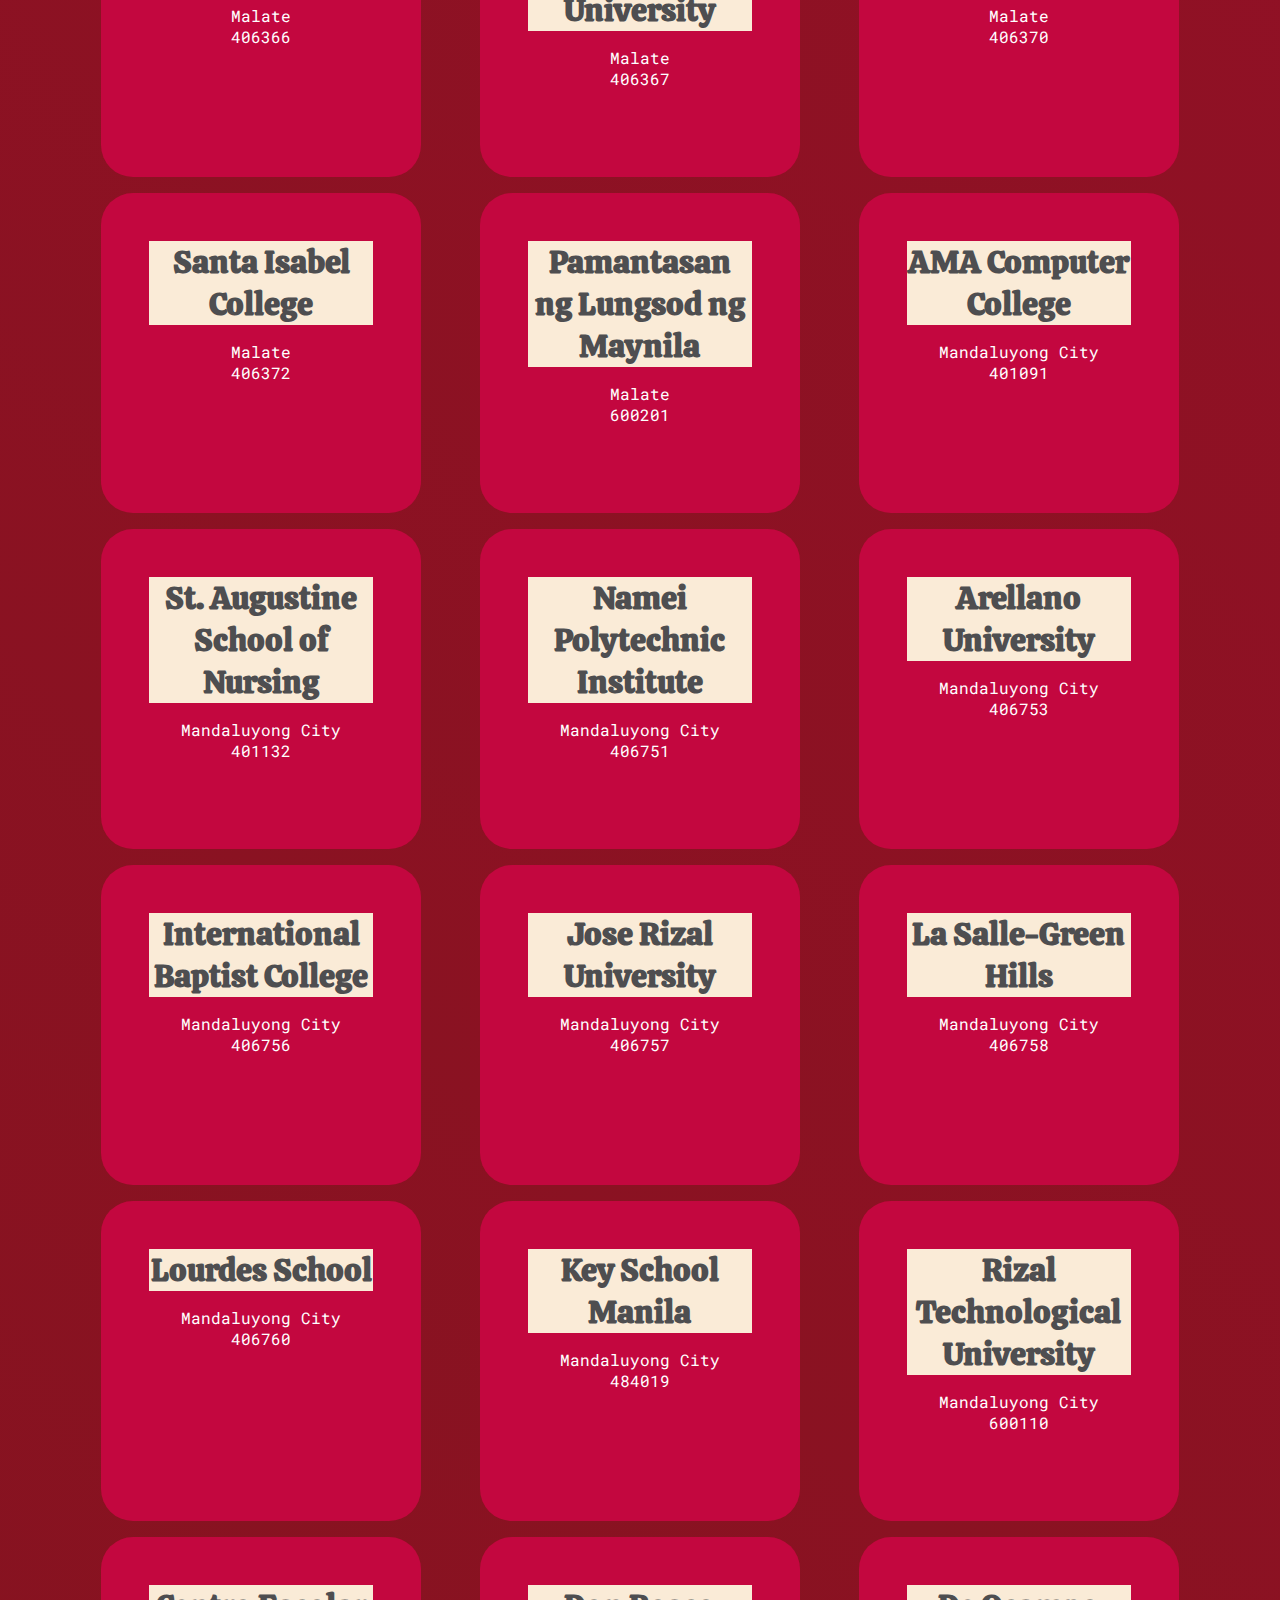
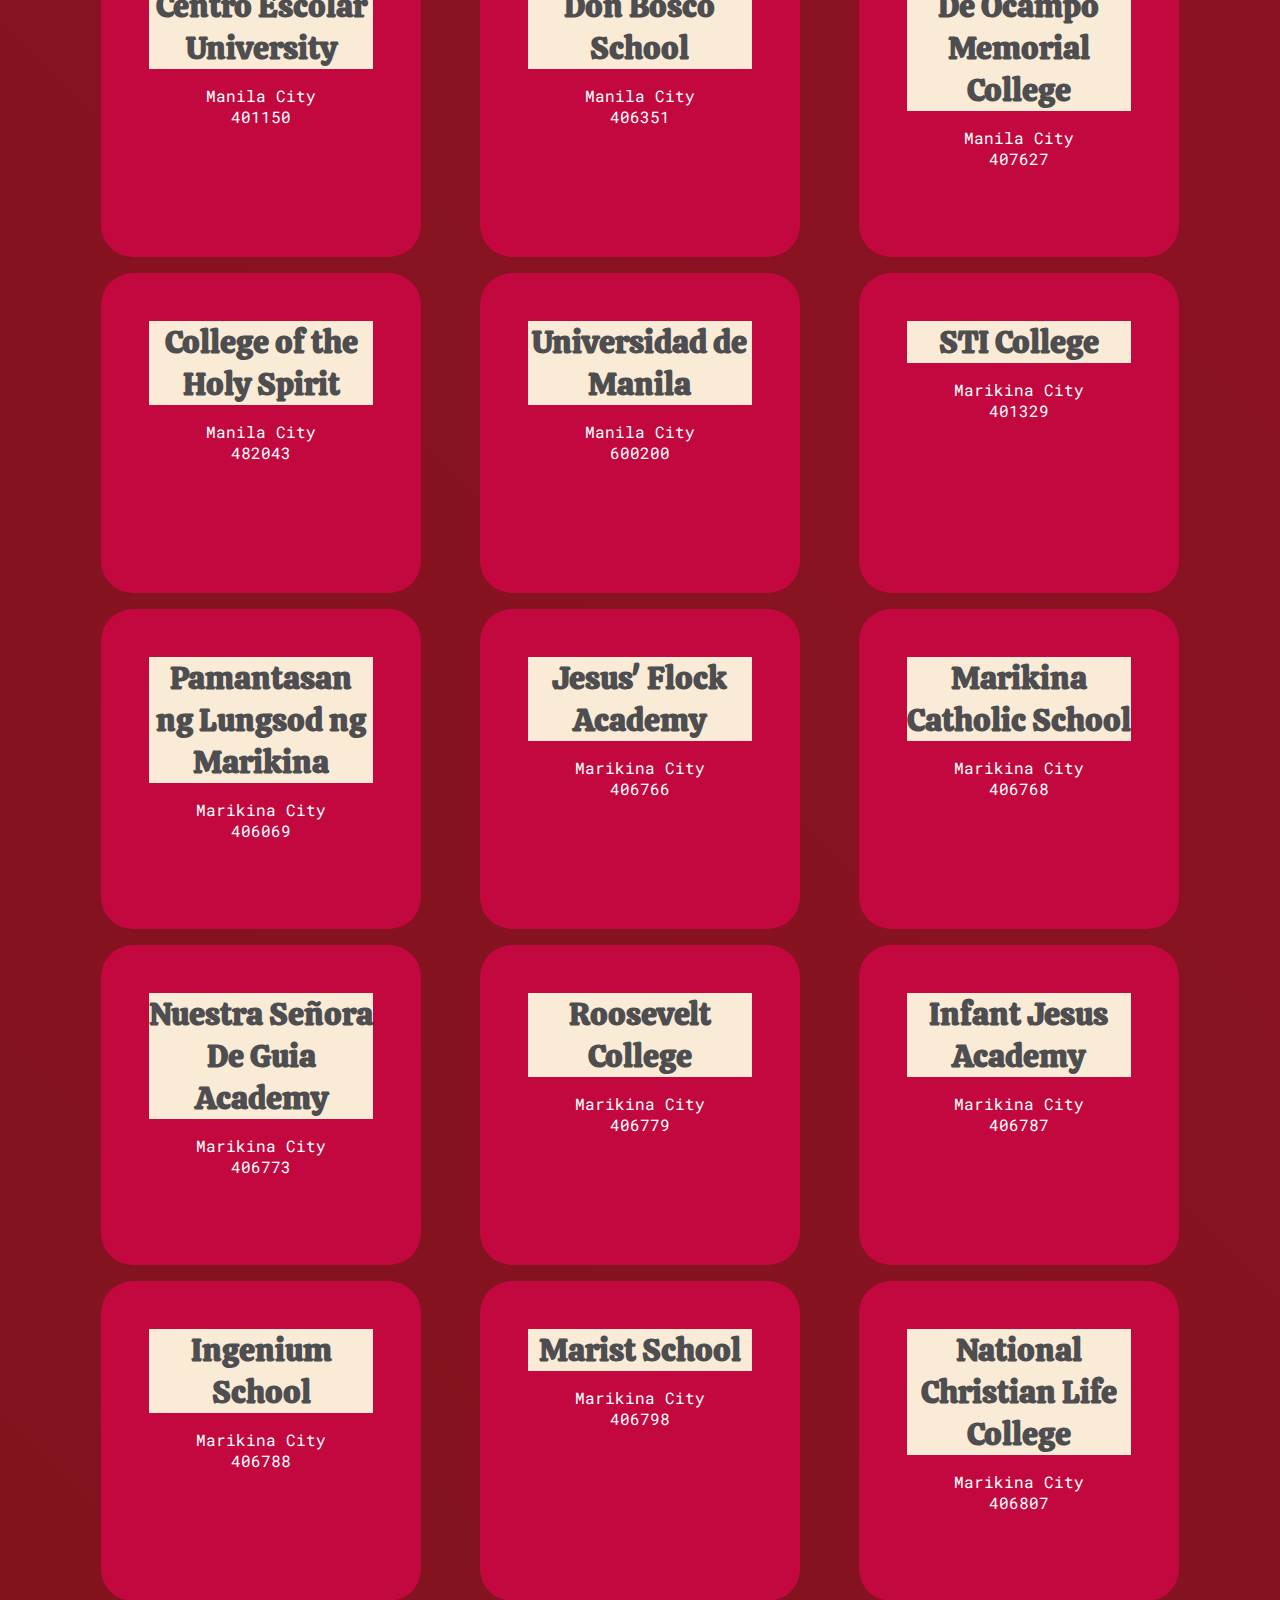
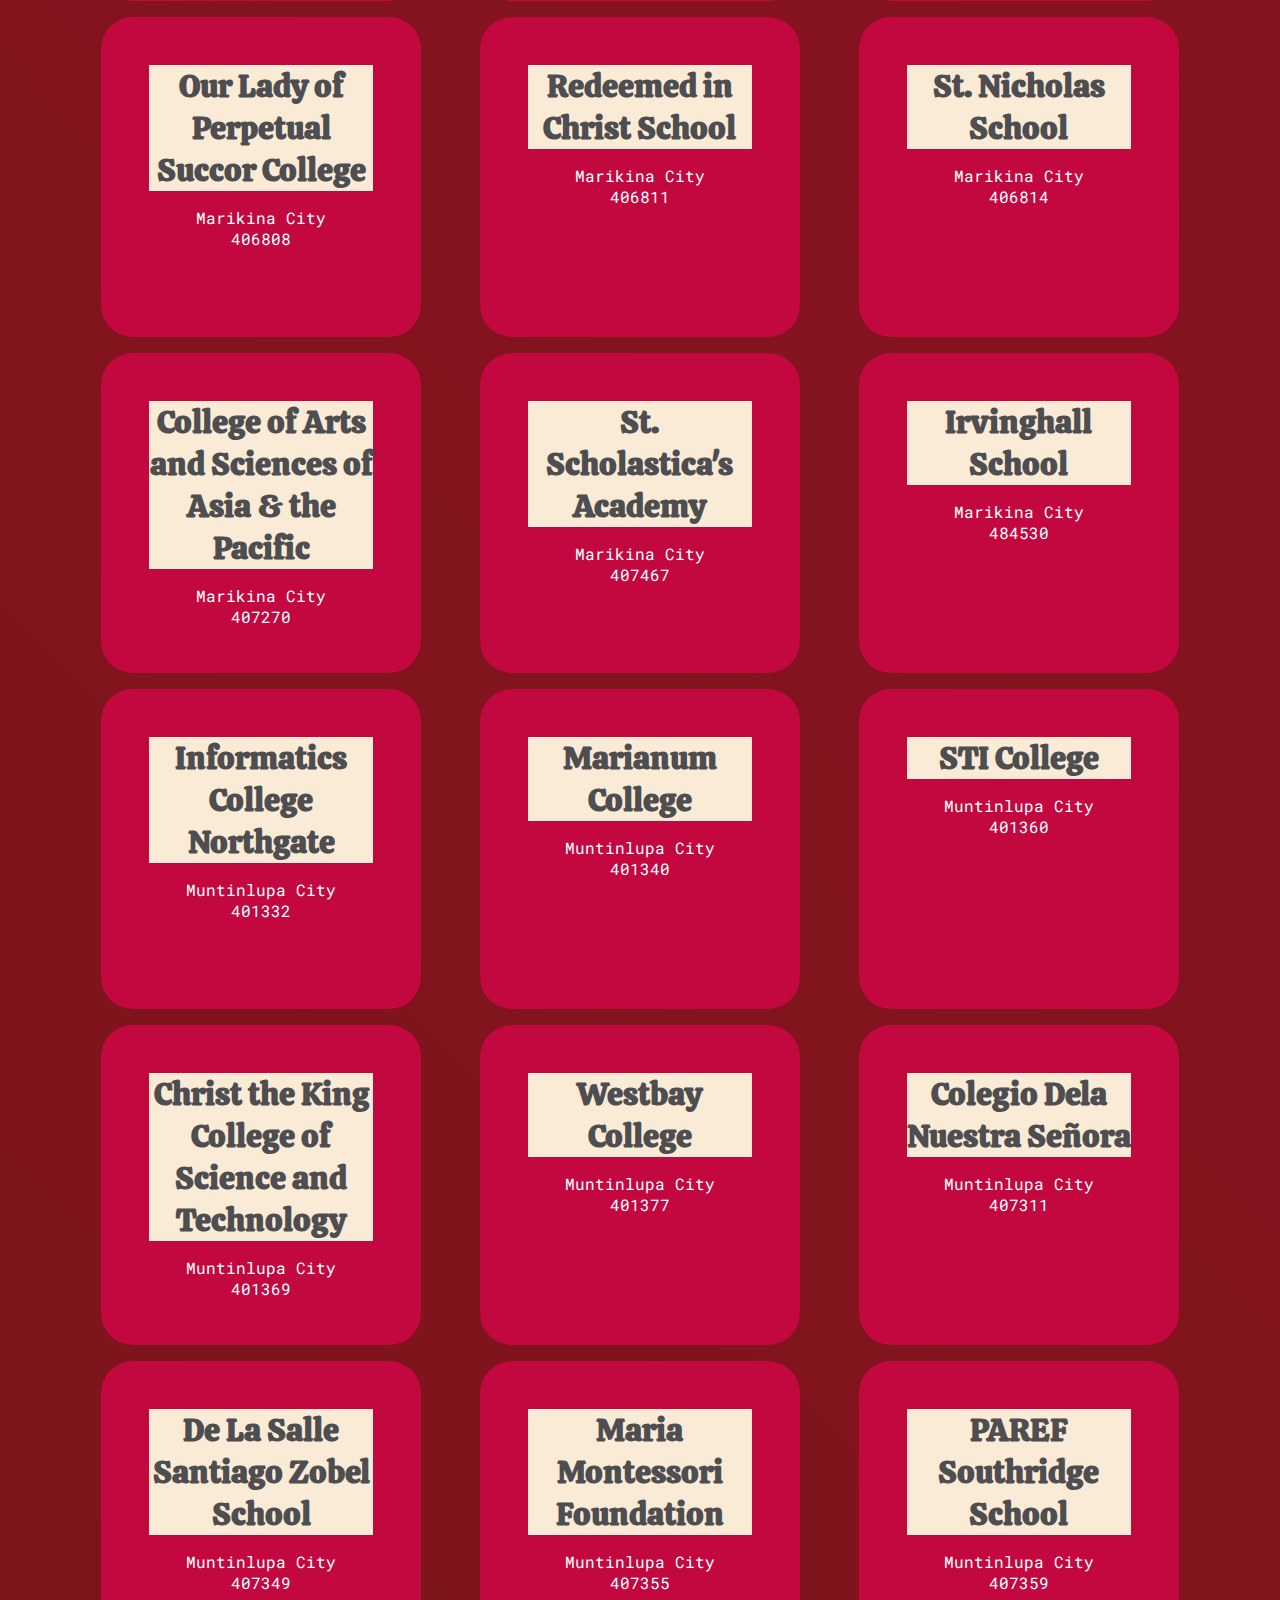
<file: tracks/humassessment.html>
<!DOCTYPE html>
<html lang="en">
<head>
    <meta charset="UTF-8">
    <meta name="viewport" content="width=device-width, initial-scale=1.0">
    <link rel="icon" href="../assets\icon\snowicon.ico">
    <link rel="stylesheet" href="../stylesheet.css">
    <link rel="stylesheet" href="https://fonts.googleapis.com/css2?family=Material+Symbols+Outlined:opsz,wght,FILL,GRAD@20..48,100..700,0..1,-50..200" />

    <title>Path Walker - HUMANITIES AND SOCIAL SCIENCES</title>
</head>
<body>
    <div class="content">

        <p class="final">The strand most suited for you under ACADEMIC TRACK is</p>
        <h1 class="tracktitle">HUMANITIES AND SOCIAL SCIENCES STRAND</h1>

    </div>

    <div class="data" id="data">
        
    </div>

    <script src="../code.js"></script>
    <script src="../database/retrieveHUM.js"></script>
</body>
</html>
</file>
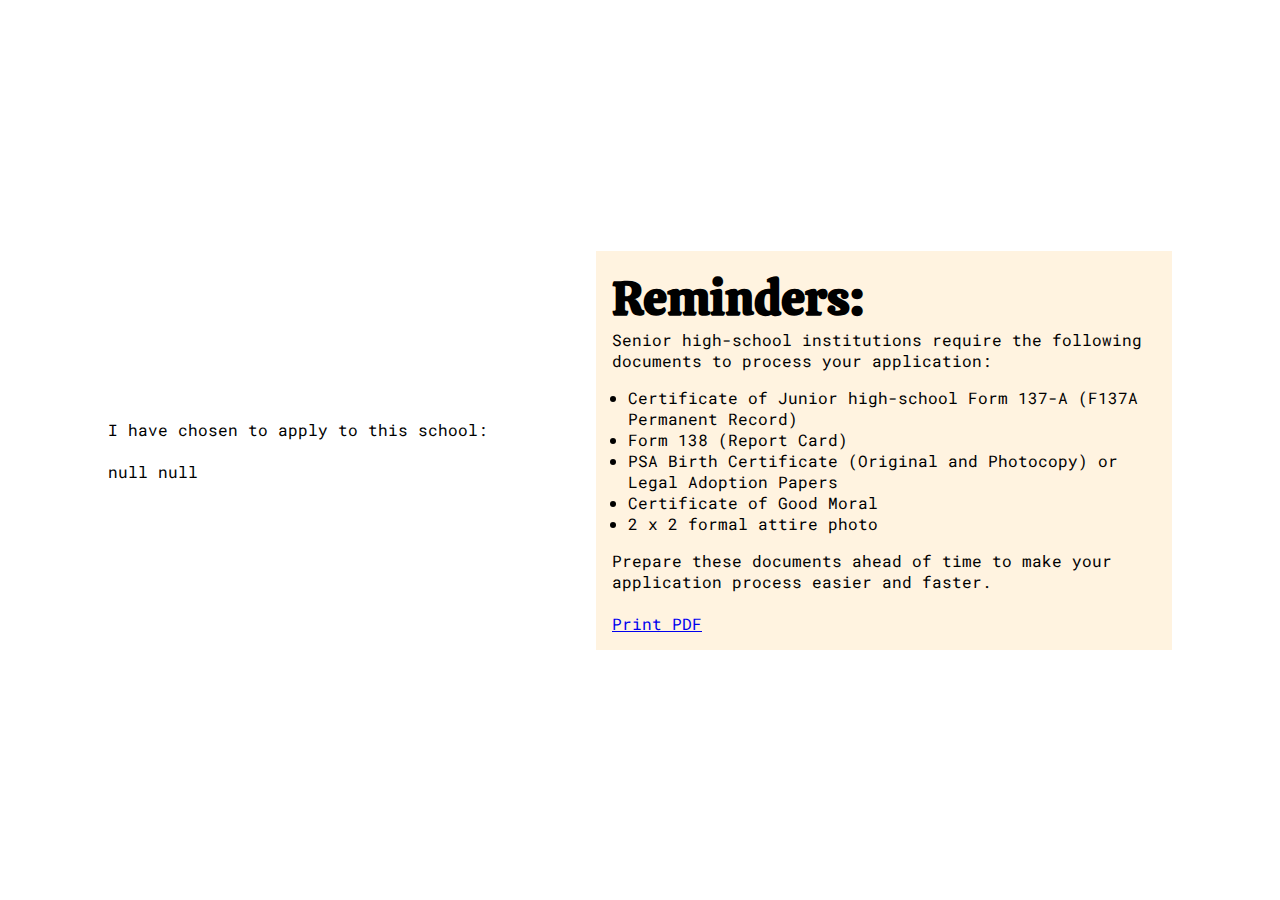
<file: tracks/print.html>
<!DOCTYPE html>
<html lang="en">
<head>
    <meta charset="UTF-8">
    <meta name="viewport" content="width=device-width, initial-scale=1.0">
    <link rel="icon" href="../assets\icon\snowicon.ico">
    <link rel="stylesheet" href="../stylesheet.css">
    <link rel="stylesheet" href="print.css">
    <link rel="stylesheet" href="https://fonts.googleapis.com/css2?family=Material+Symbols+Outlined:opsz,wght,FILL,GRAD@20..48,100..700,0..1,-50..200" />

    <title>My PathWalker Results</title>
</head>
<body>
    <div class="container">
        <div class="printable">
            <p>I have chosen to apply to this school:</p>
            <br>
            <h1 id="schoolname">Your School Here</h1>
            <p id="schoolinfo">School info here</p>
            <p id="programname">Your program here</p>
        </div>

        <div class="reminder">
            <h1>Reminders:</h1>
            <p>Senior high-school institutions require the following documents to process your application:</p>
            <ul>
                <li>Certificate of Junior high-school Form 137-A (F137A Permanent Record)</li>
                <li>Form 138 (Report Card)</li>
                <li>PSA Birth Certificate (Original and Photocopy) or Legal Adoption Papers</li>
                <li>Certificate of Good Moral</li>
                <li>2 x 2 formal attire photo</li>
            </ul>
            <p>Prepare these documents ahead of time to make your application process easier and faster.</p>
            <br>
            <a href="print.html" id="generatePDFLink">Print PDF</a>
        </div>
    </div>
    
    <script>
        console.log(localStorage.getItem('schoolid'));
        console.log(localStorage.getItem('schoolname'));
        console.log(localStorage.getItem('strand'));
        console.log(localStorage.getItem('schooladdr'));

        document.getElementById('generatePDFLink').addEventListener('click', printDocument);
  
        function printDocument() {
          window.print();
        }

        document.addEventListener('DOMContentLoaded', function() {
            let schoolnameval = document.getElementById('schoolname');
            let programnameval = document.getElementById('programname');
            let schoolinfoval = document.getElementById('schoolinfo');
            let schoolname = localStorage.getItem('schoolname');
            let schoolId = localStorage.getItem('schoolid');
            let schooladdr = localStorage.getItem('schooladdr');
            let programname = localStorage.getItem('strand');

            schoolnameval.innerText = schoolname;
            programnameval.innerText = programname;
            schoolinfoval.innerText = schoolId + ' ' + schooladdr
        });
    </script>
</body>
</html>
</file>
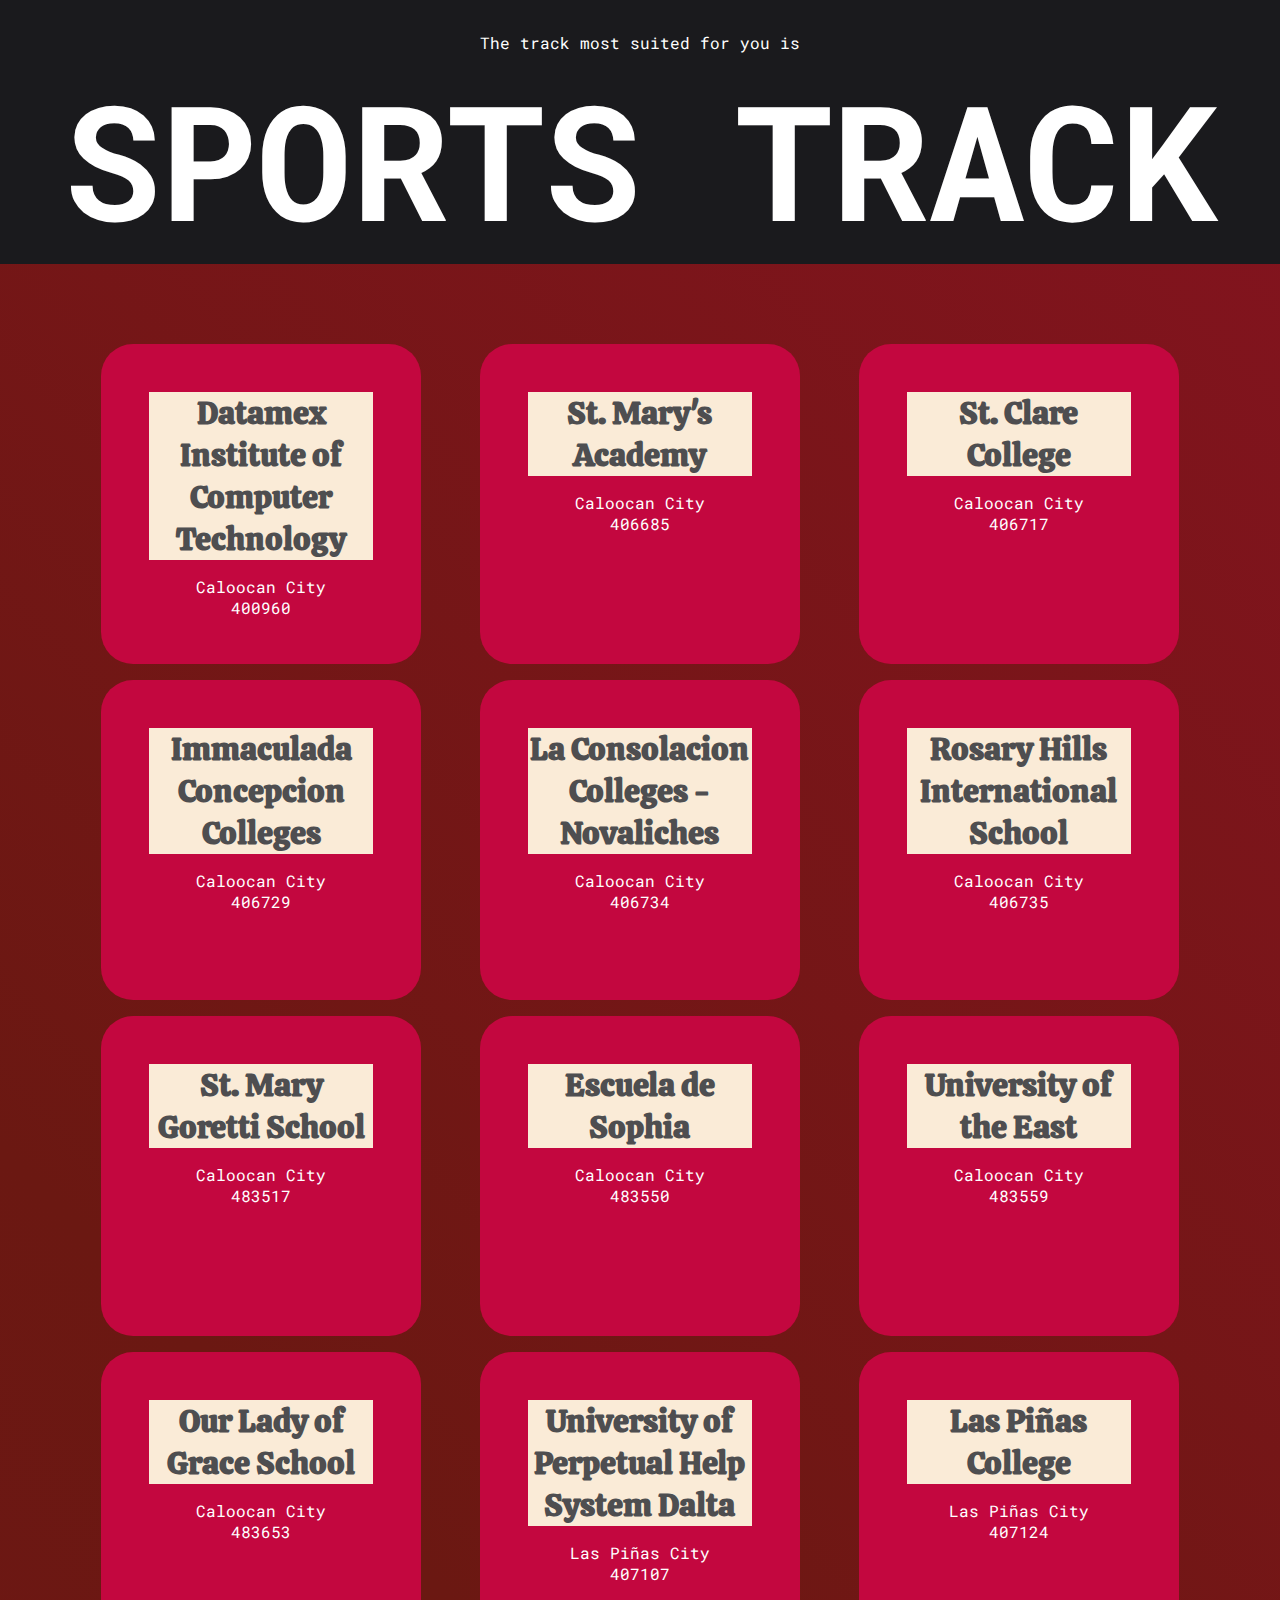
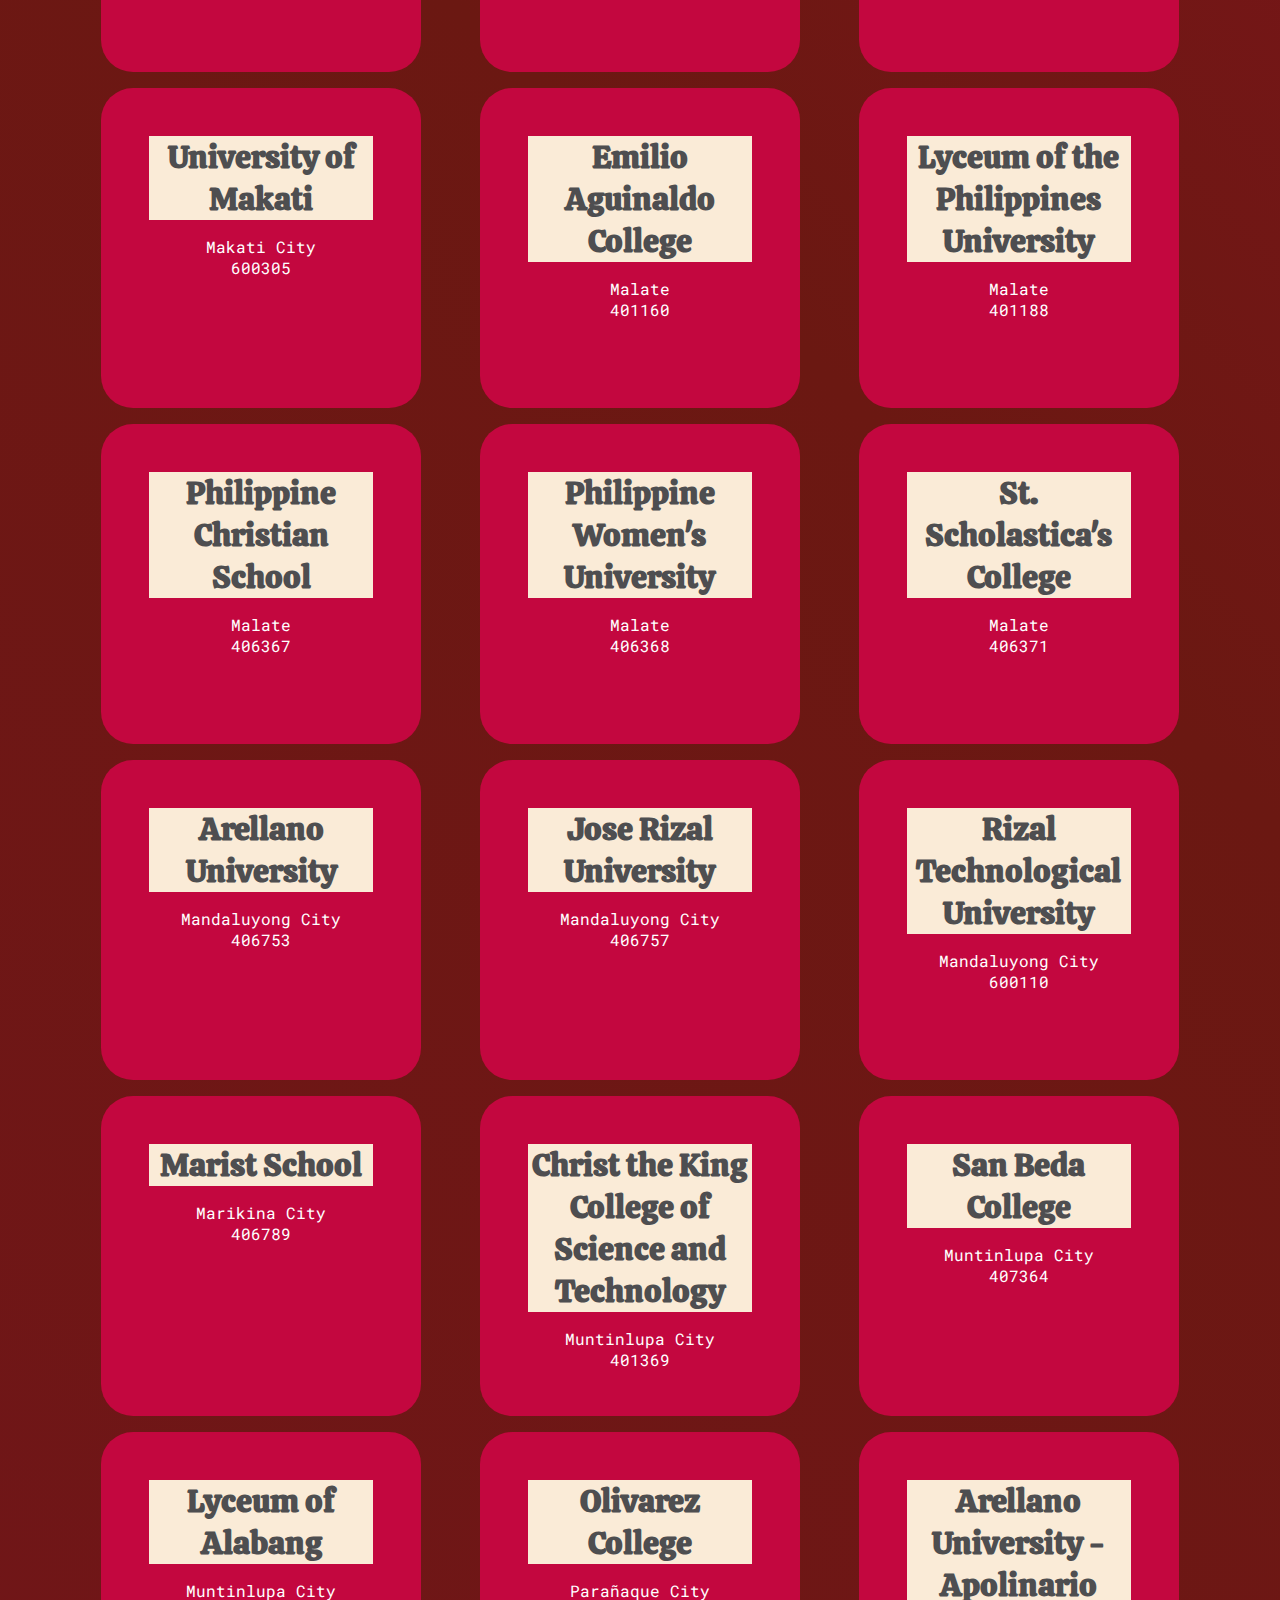
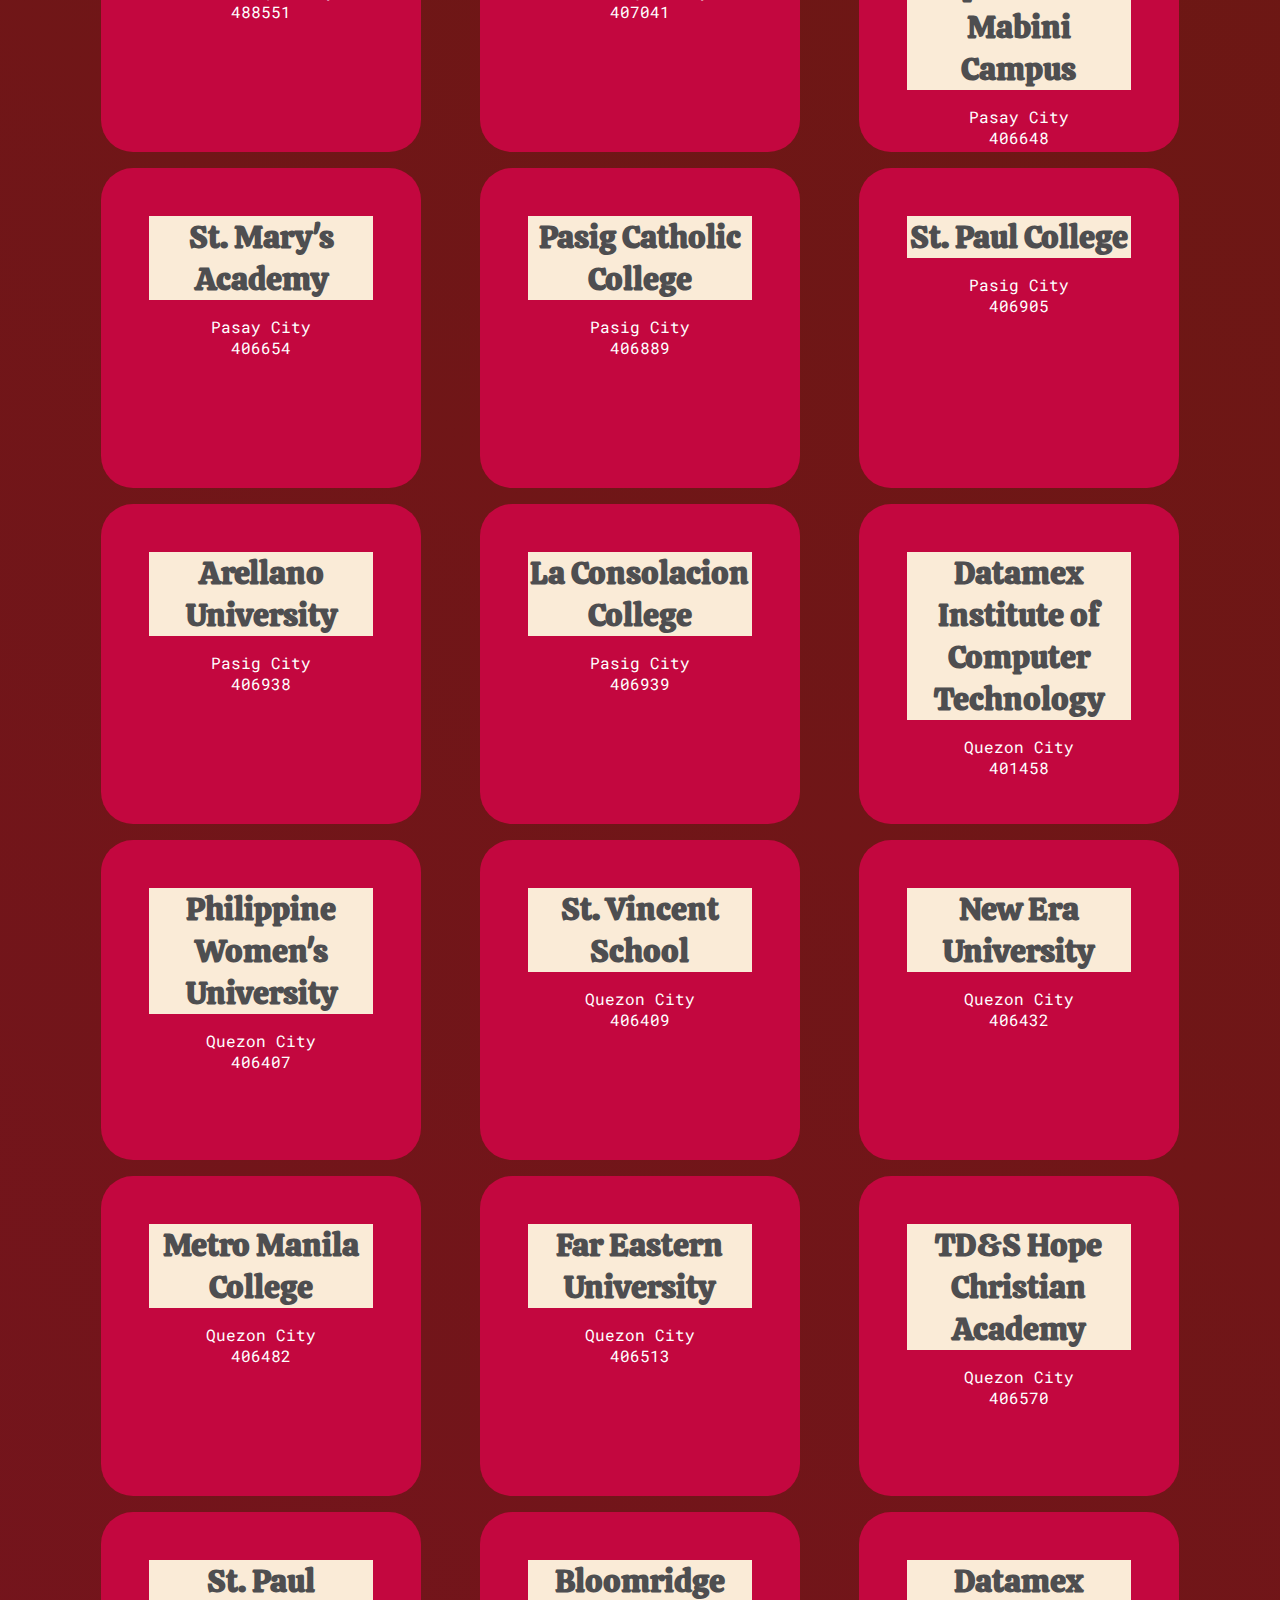
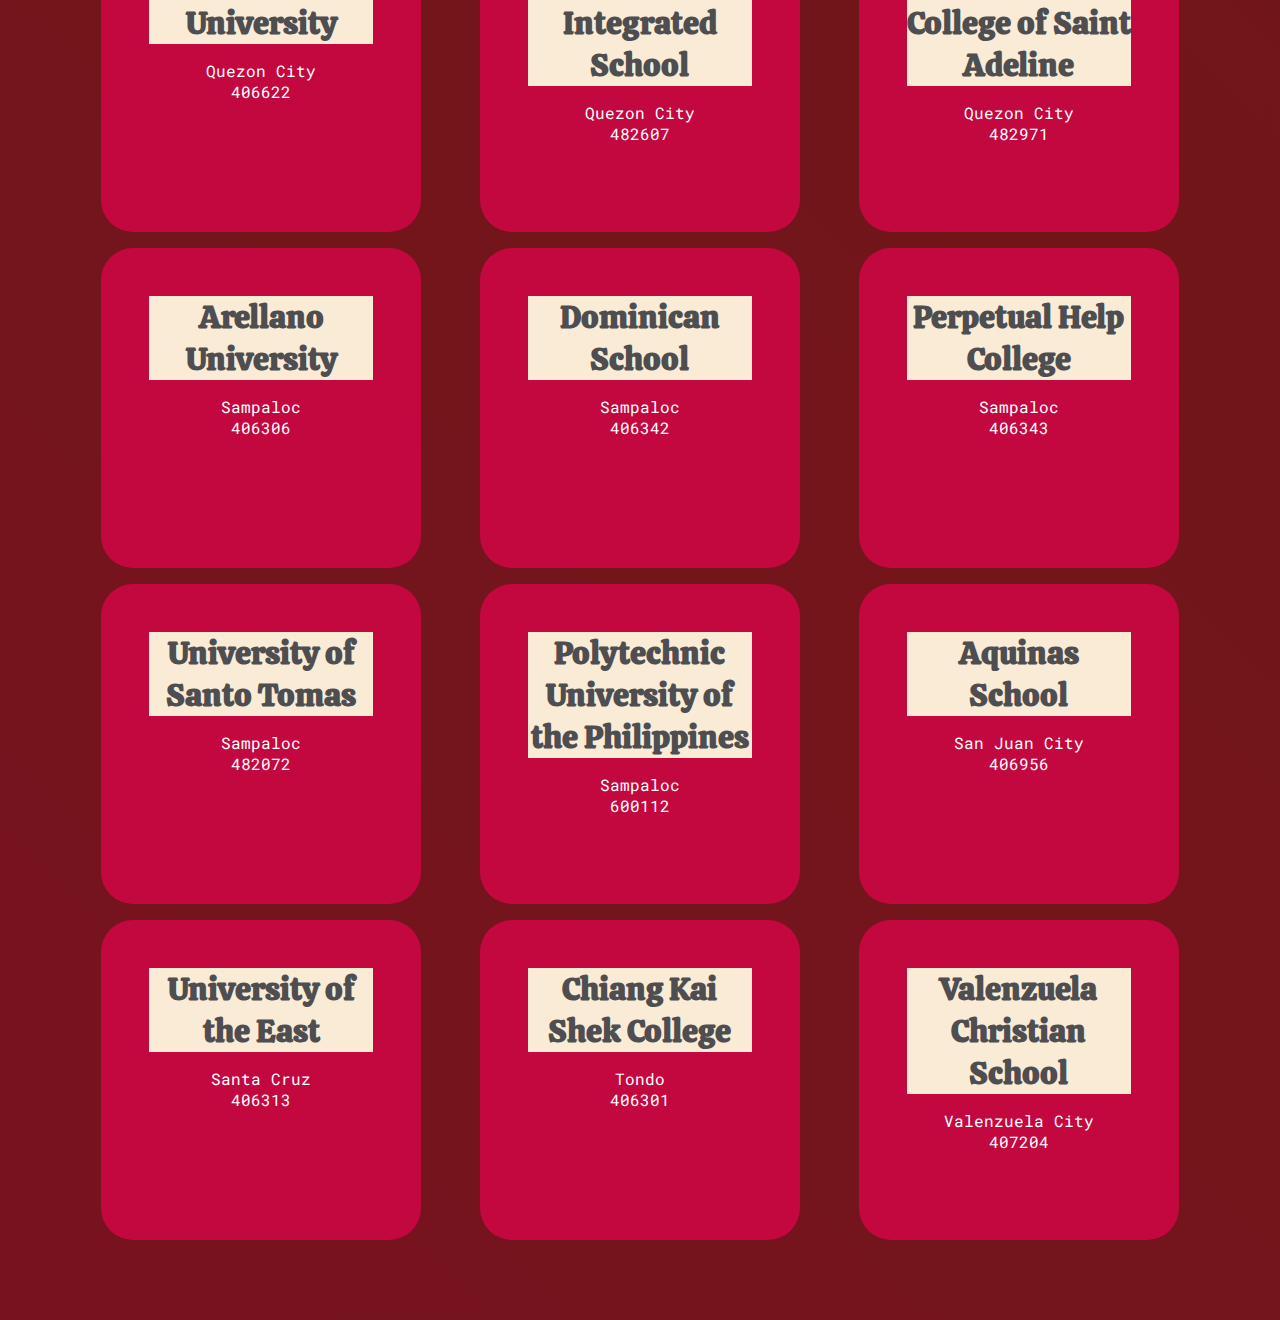
<file: tracks/sptassessment.html>
<!DOCTYPE html>
<html lang="en">
<head>
    <meta charset="UTF-8">
    <meta name="viewport" content="width=device-width, initial-scale=1.0">
    <link rel="icon" href="../assets\icon\snowicon.ico">
    <link rel="stylesheet" href="../stylesheet.css">
    <link rel="stylesheet" href="https://fonts.googleapis.com/css2?family=Material+Symbols+Outlined:opsz,wght,FILL,GRAD@20..48,100..700,0..1,-50..200" />

    <title>Path Walker - SPORTS</title>
</head>
<body>
    <div class="content">

        <p class="final">The track most suited for you is</p>
        <h1 class="tracktitle">SPORTS TRACK</h1>

    </div>

    <div class="data" id="data">
        
    </div>

    <script src="../code.js"></script>
    <script src="../database/retrieveSPORTS.js"></script>
</body>
</html>
</file>
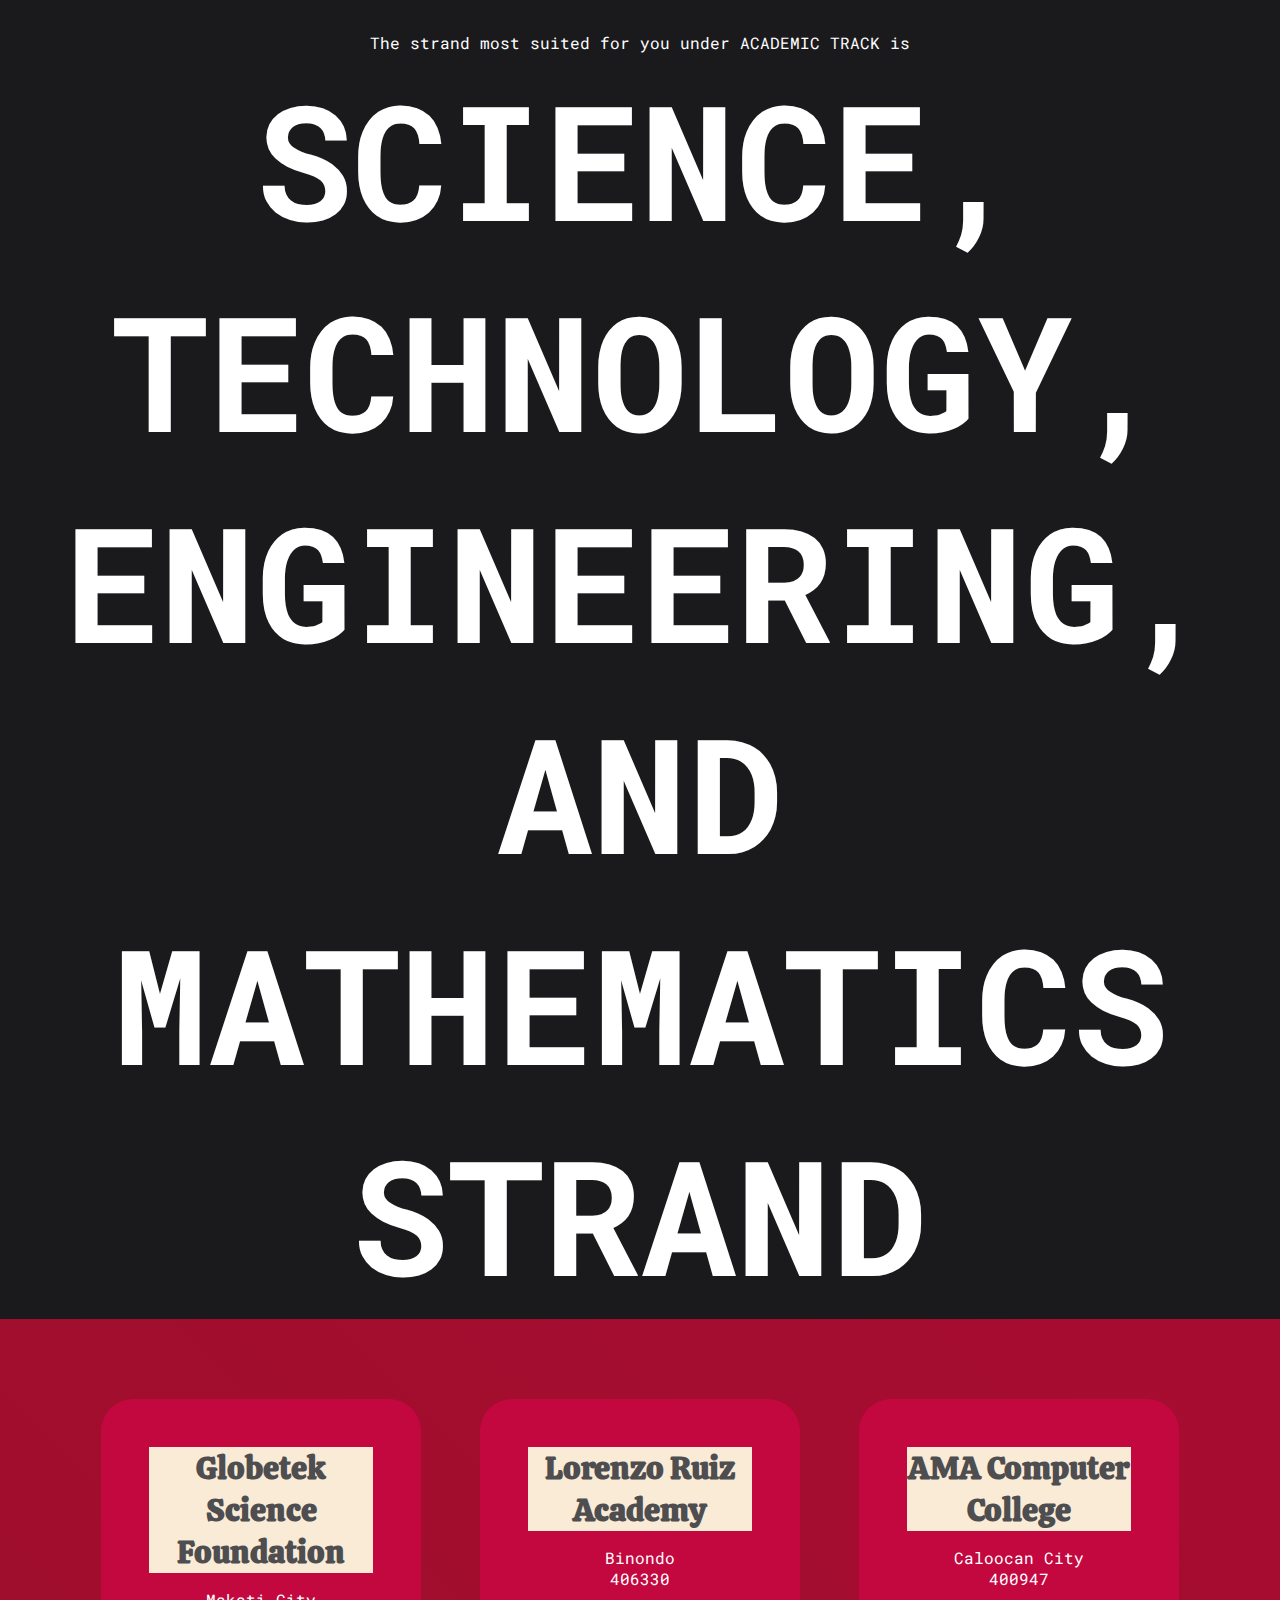
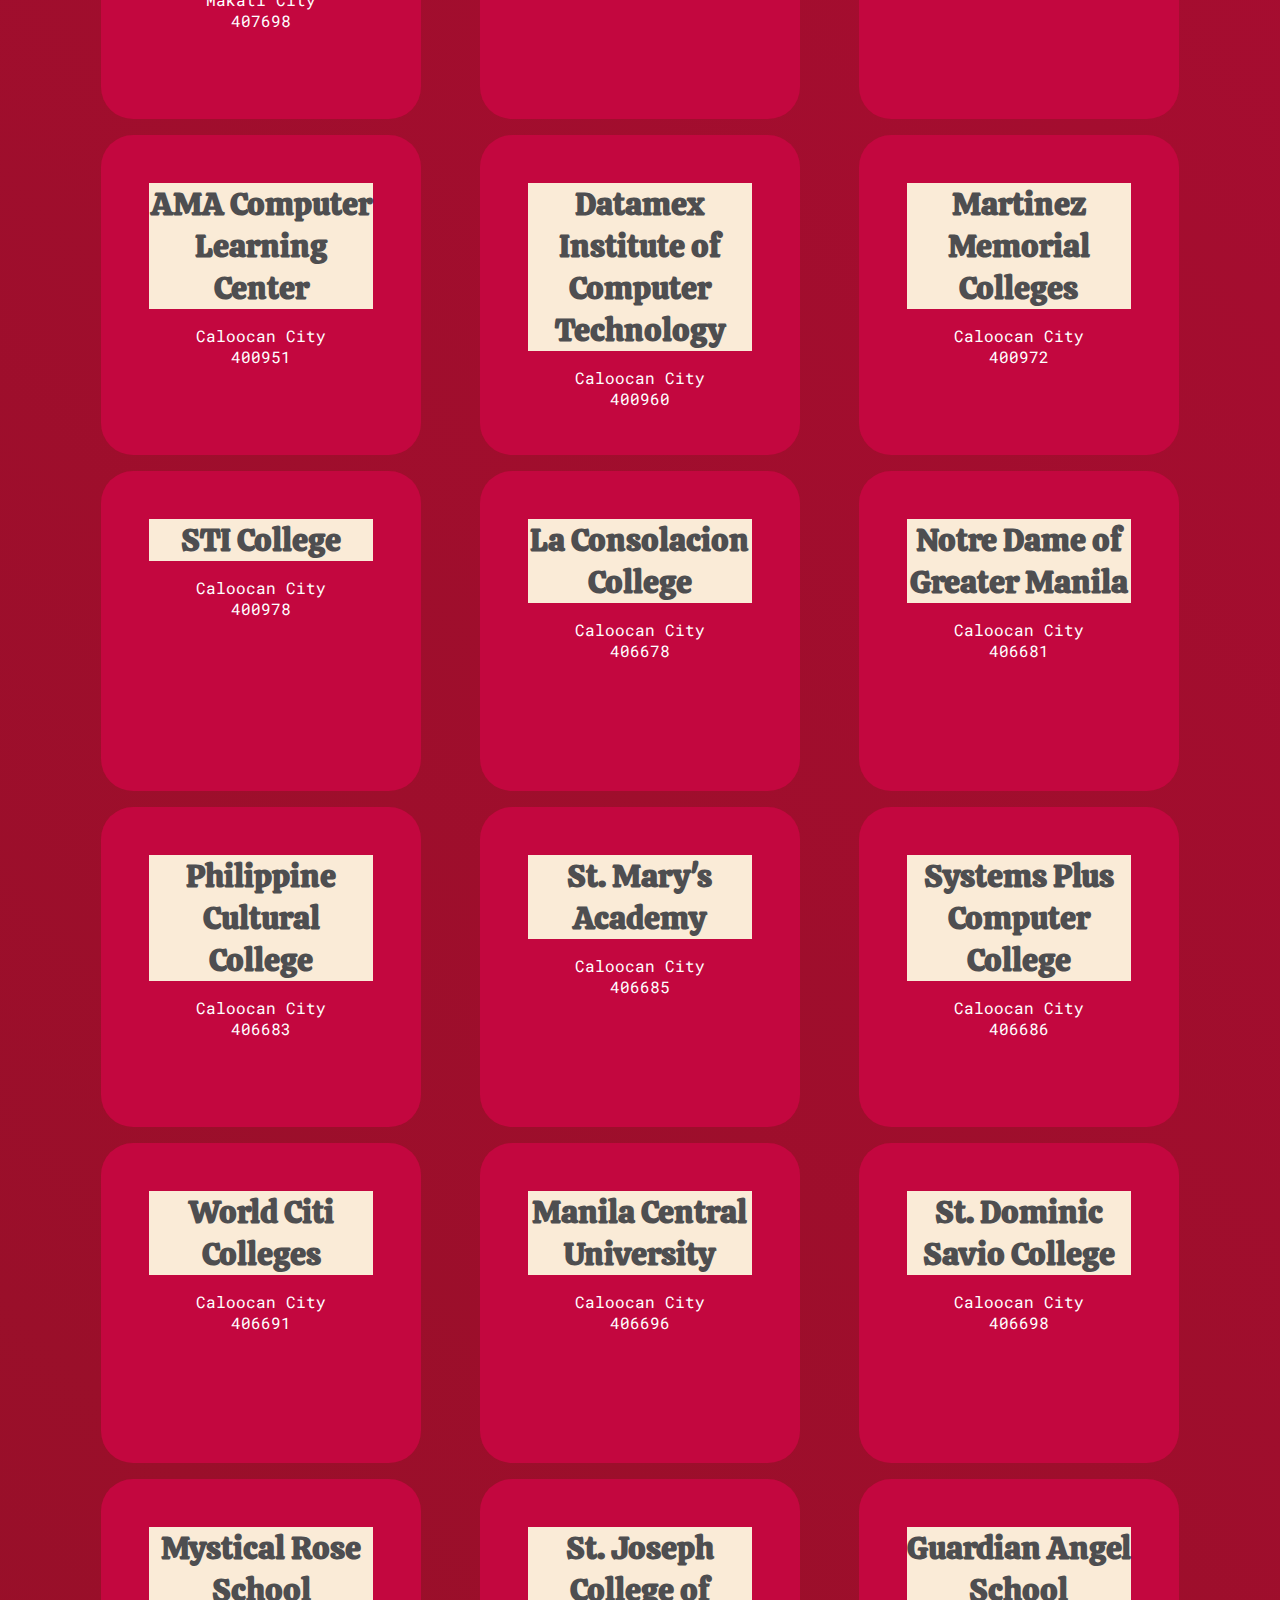
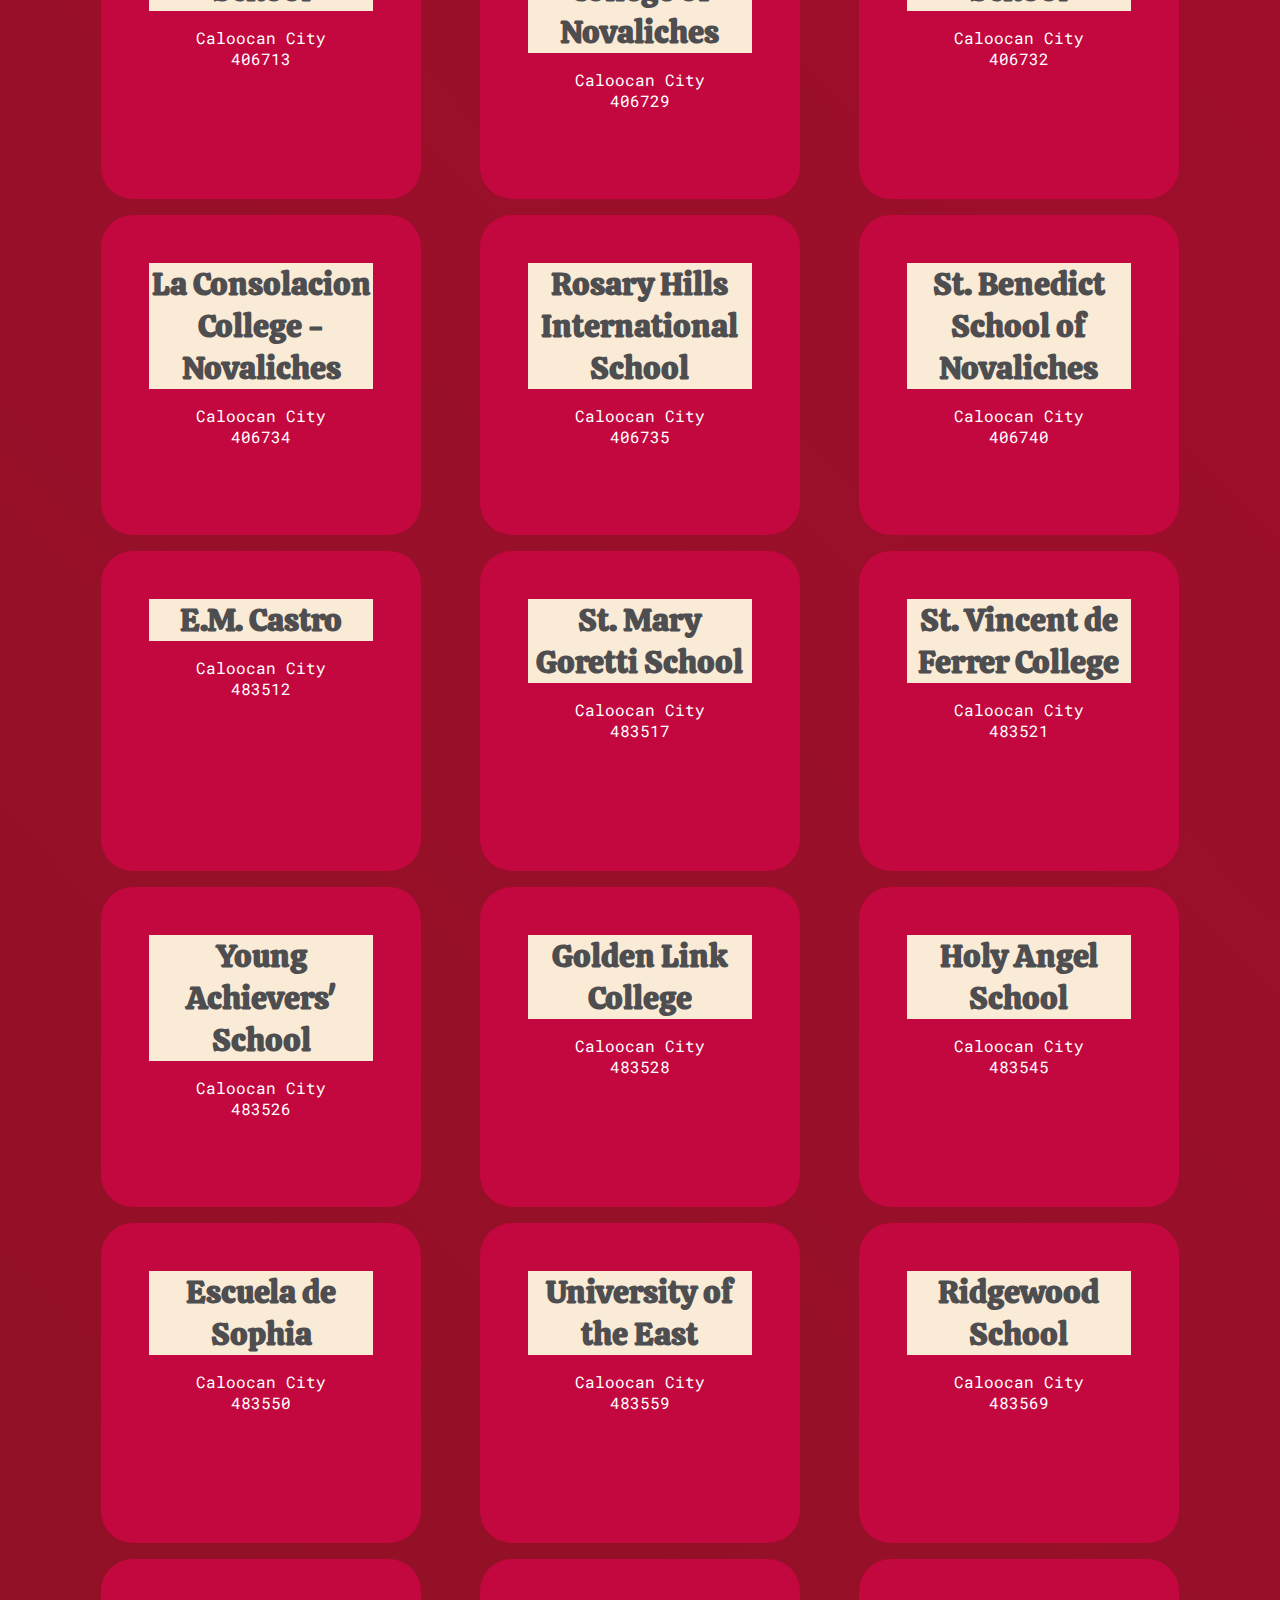
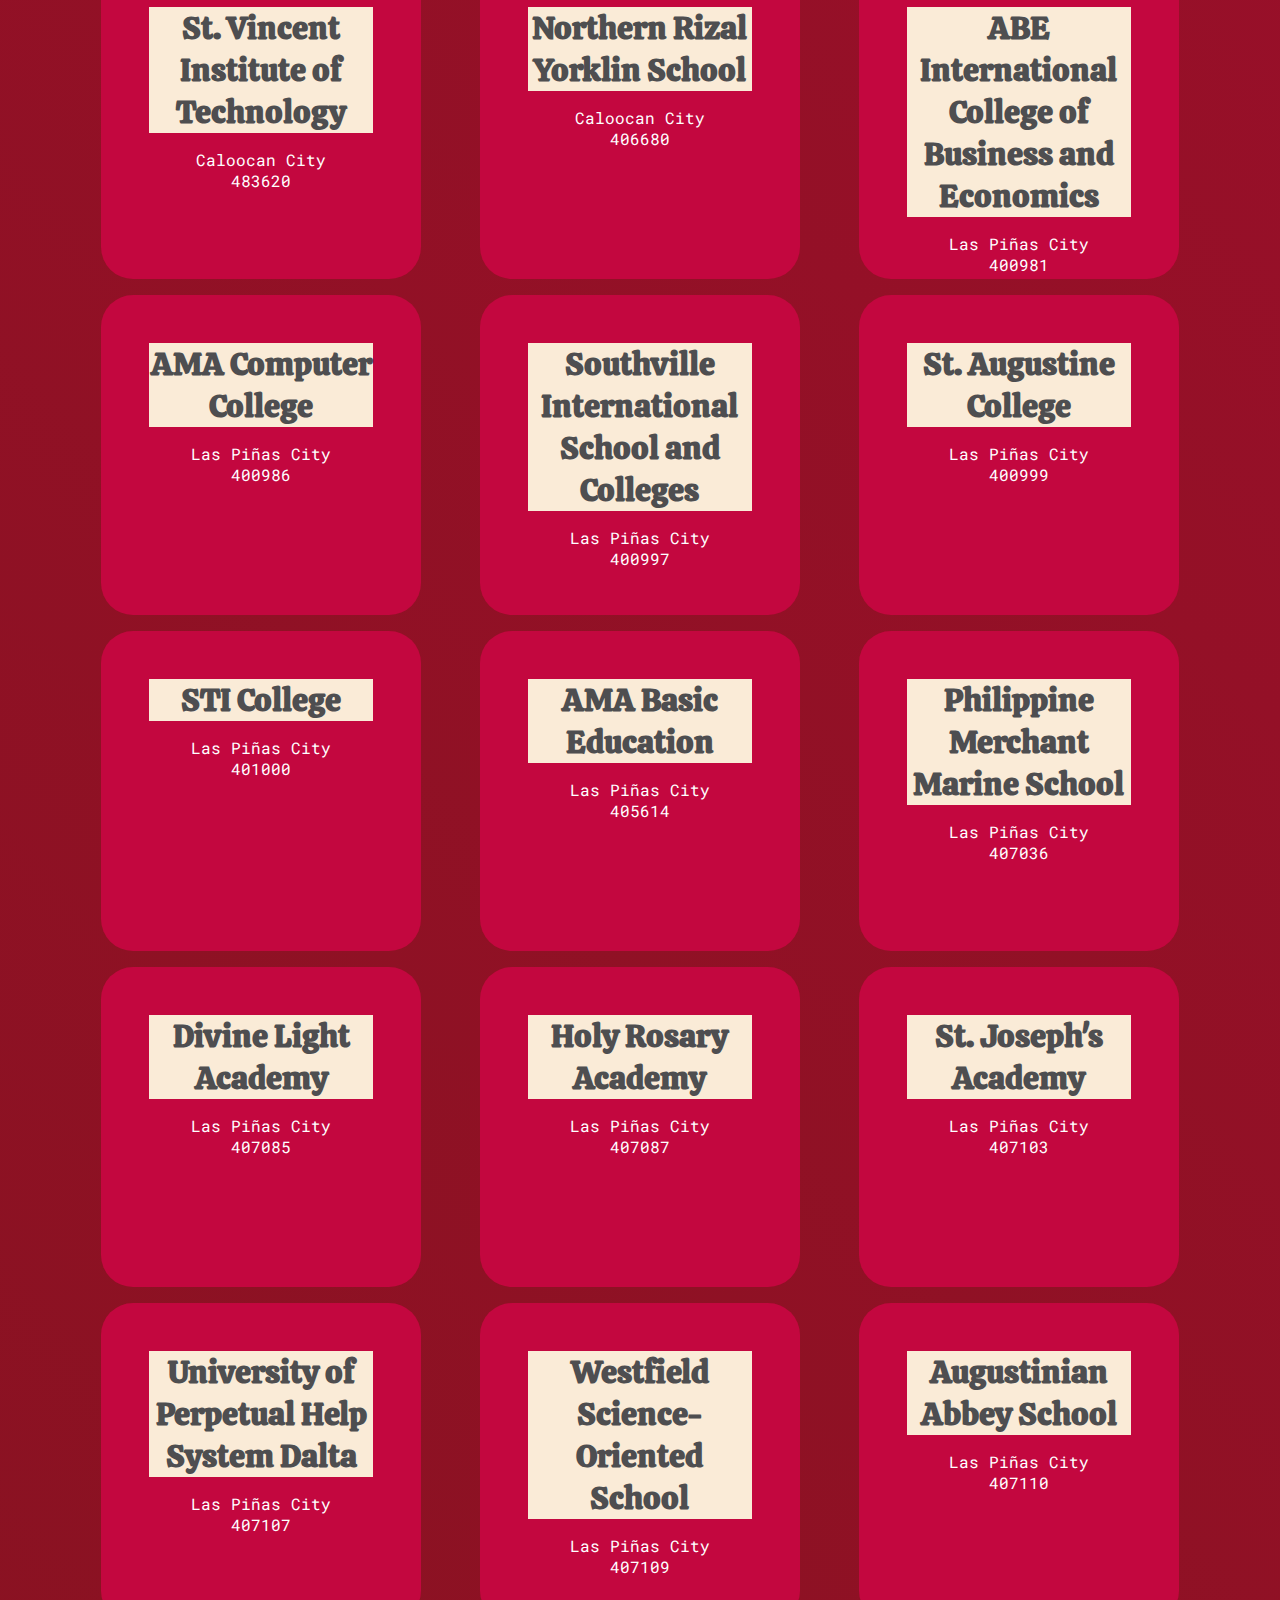
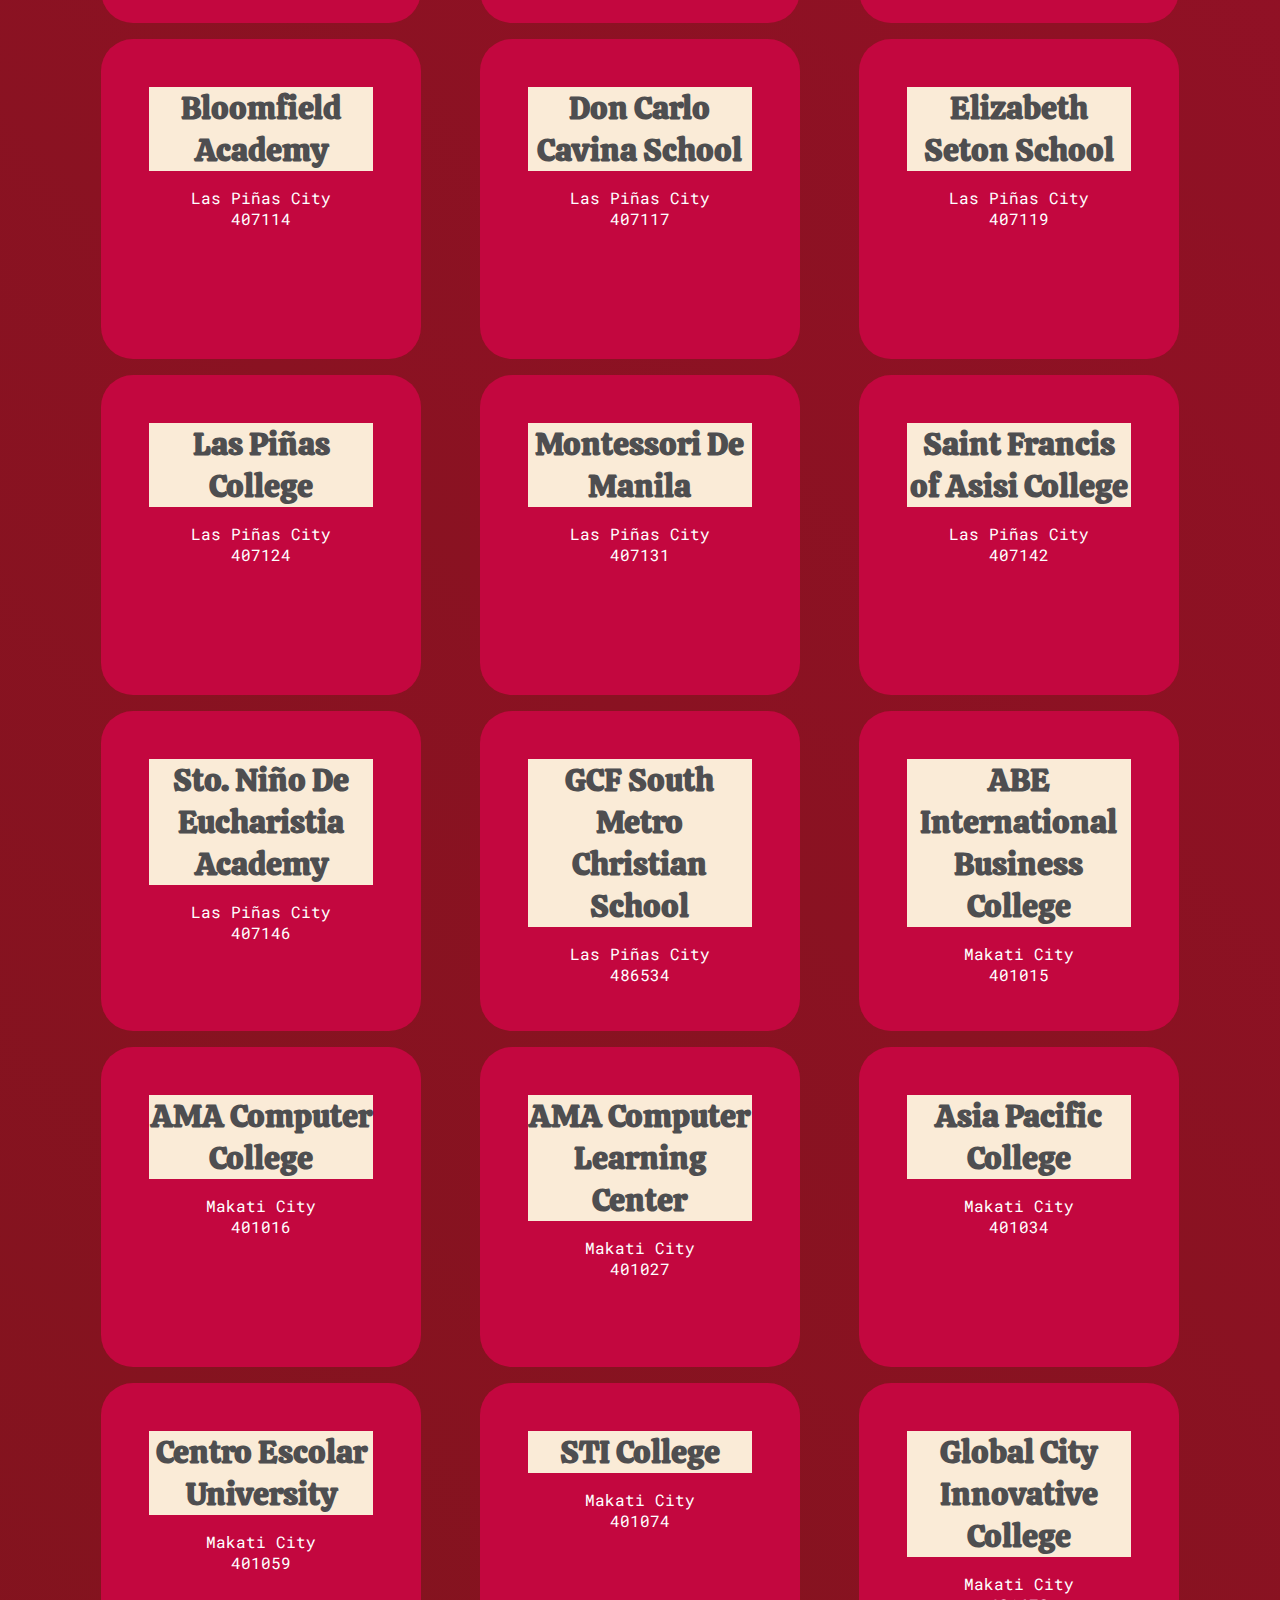
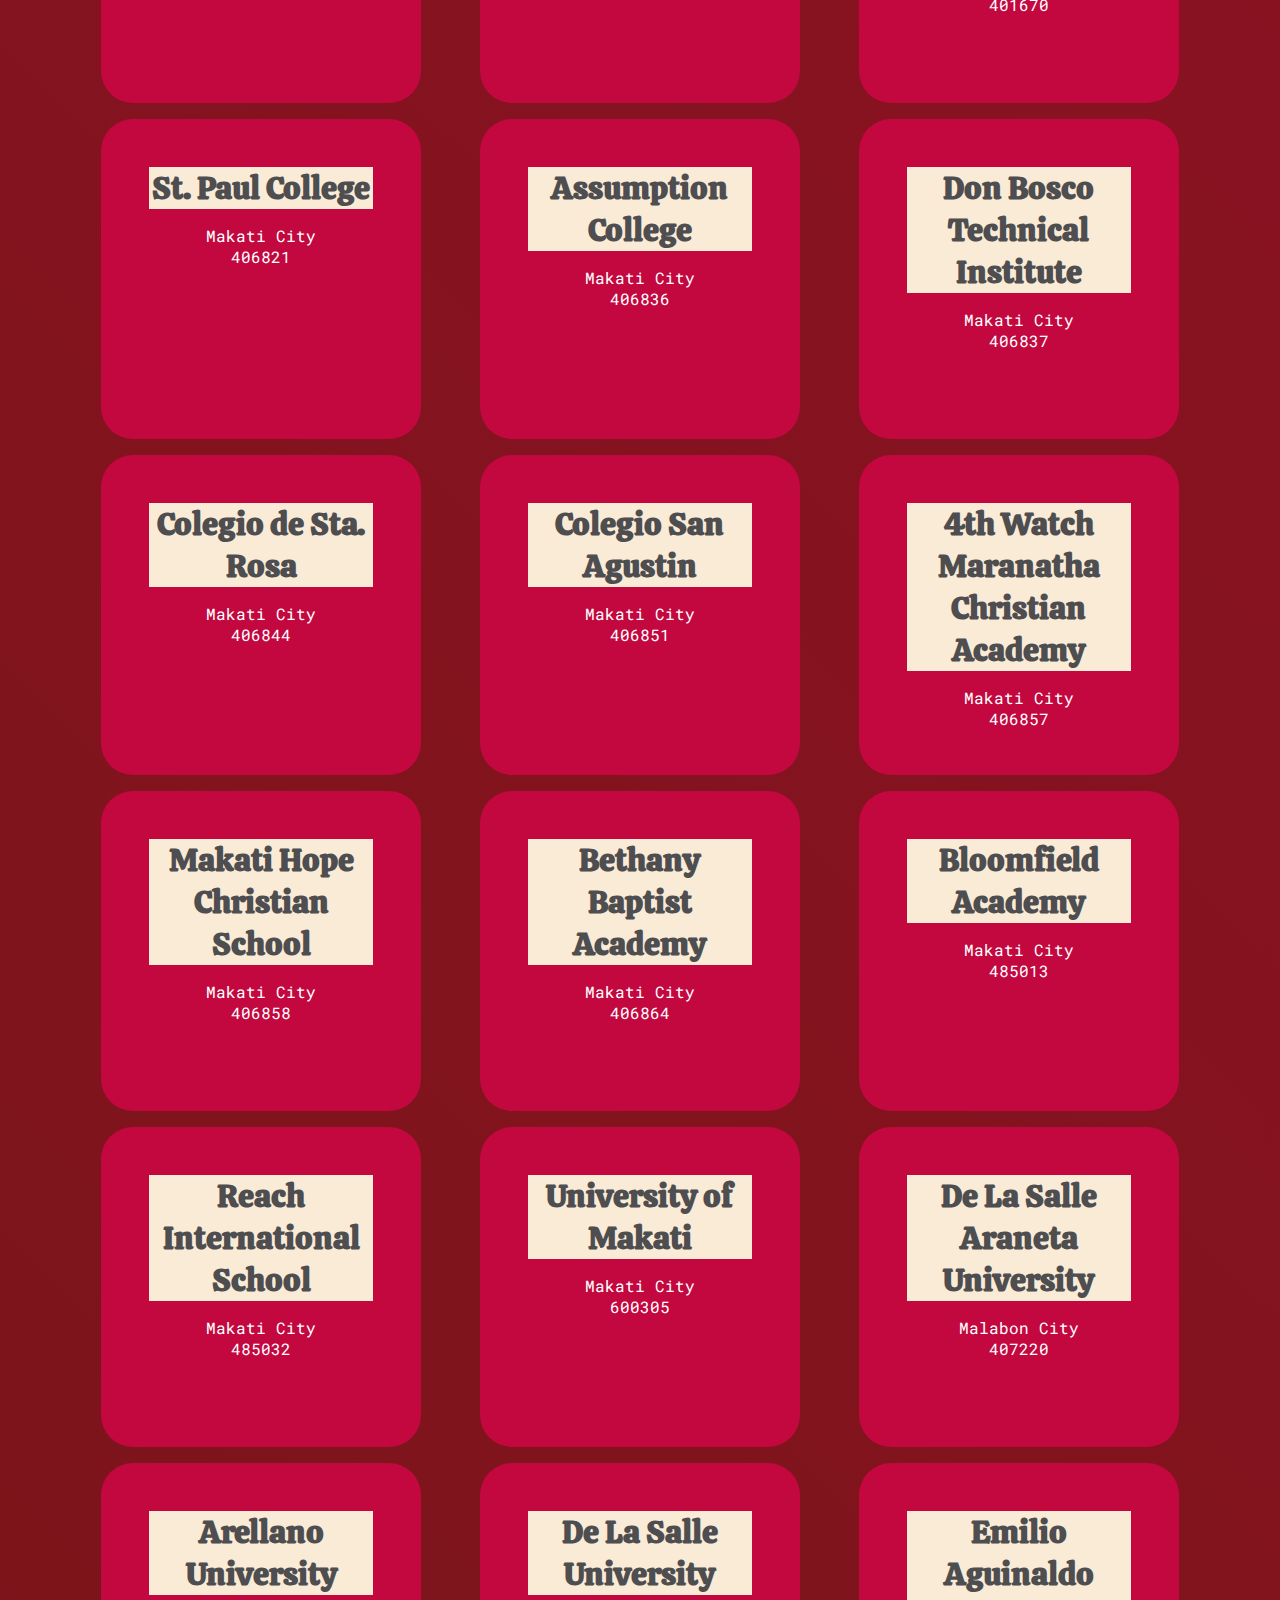
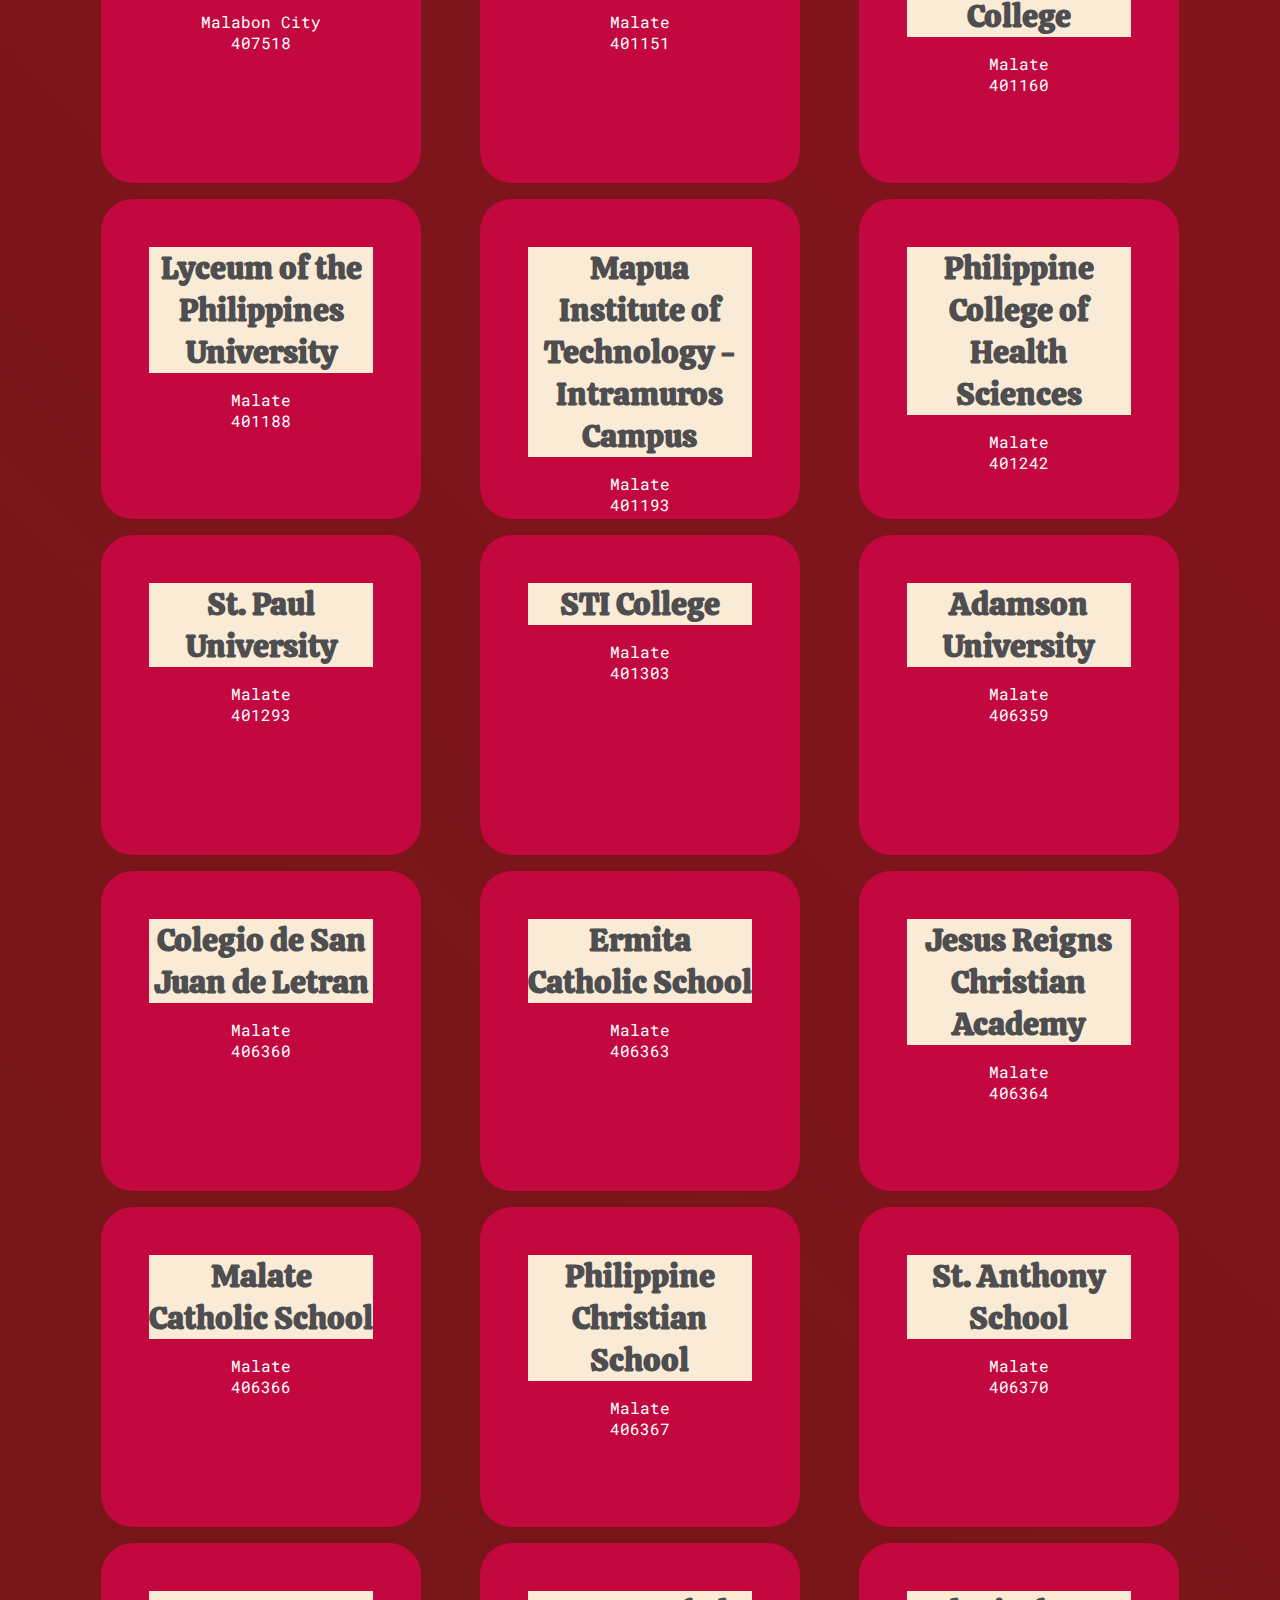
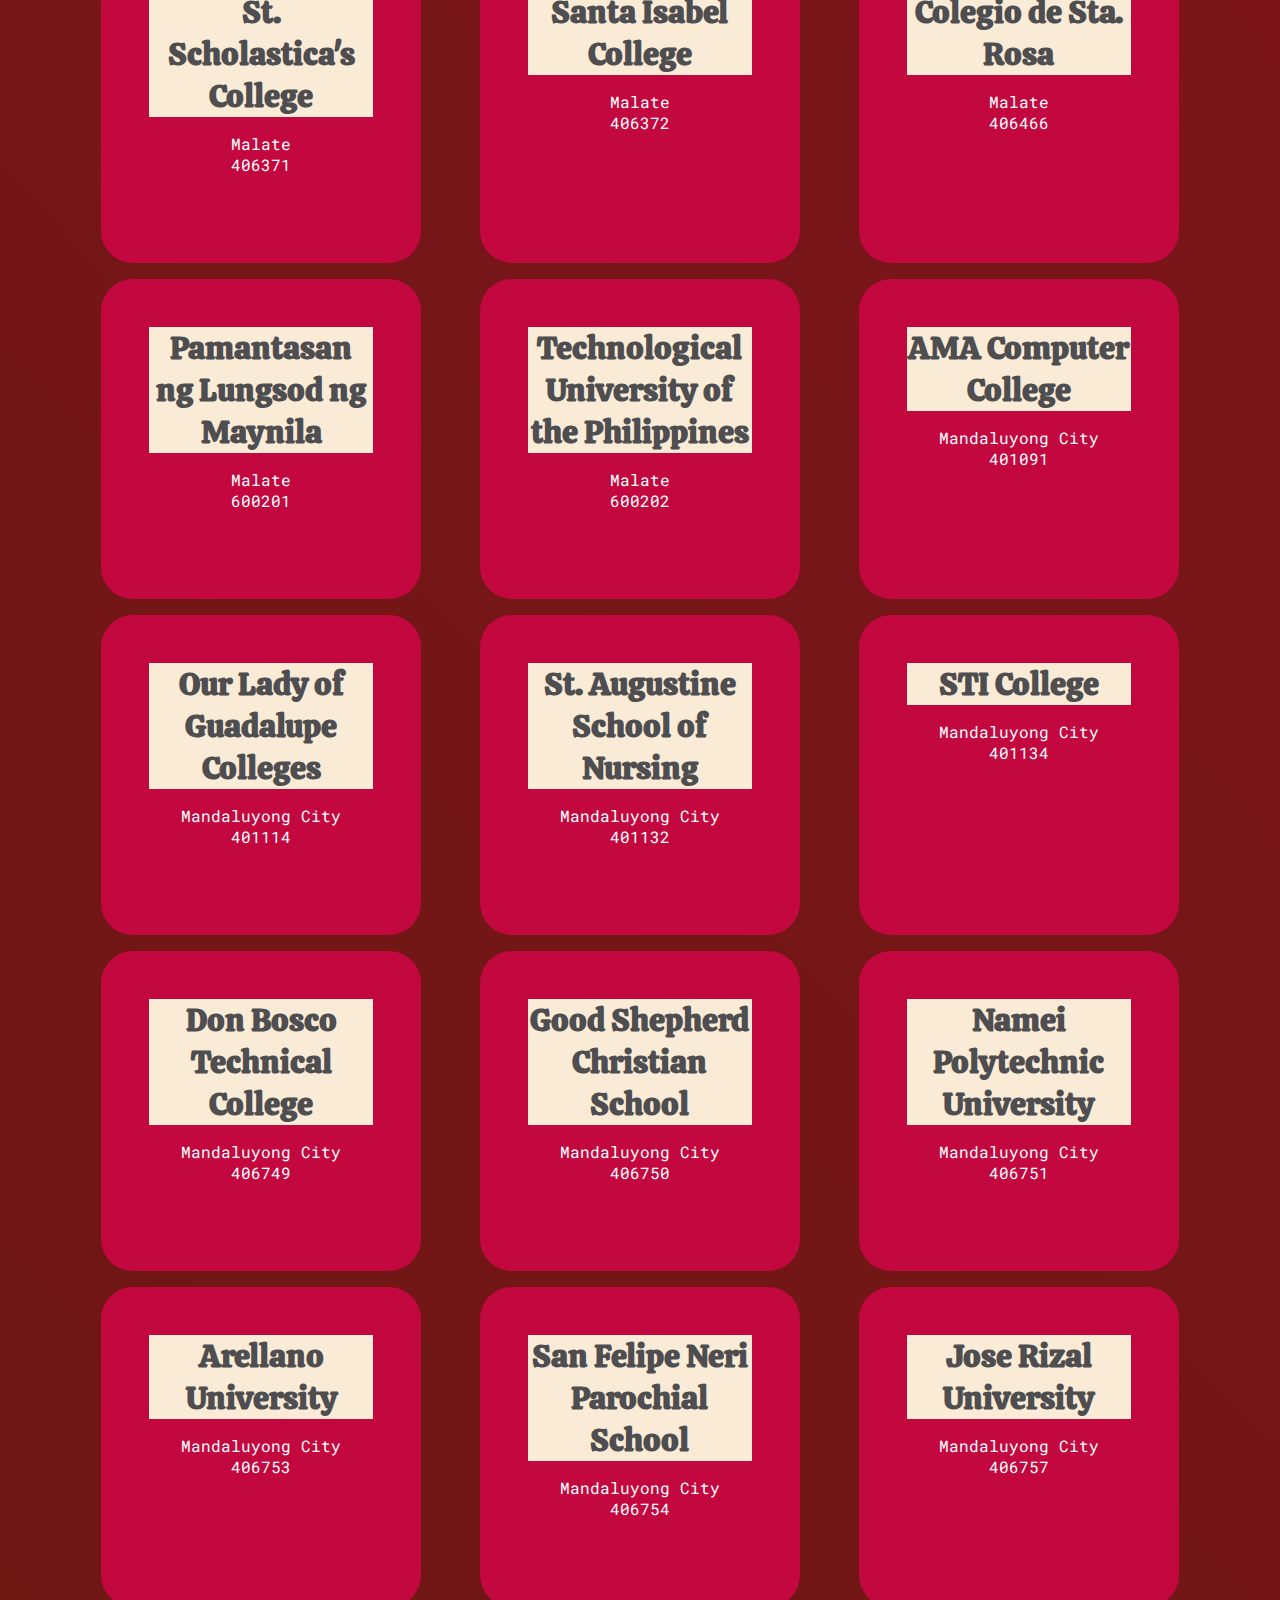
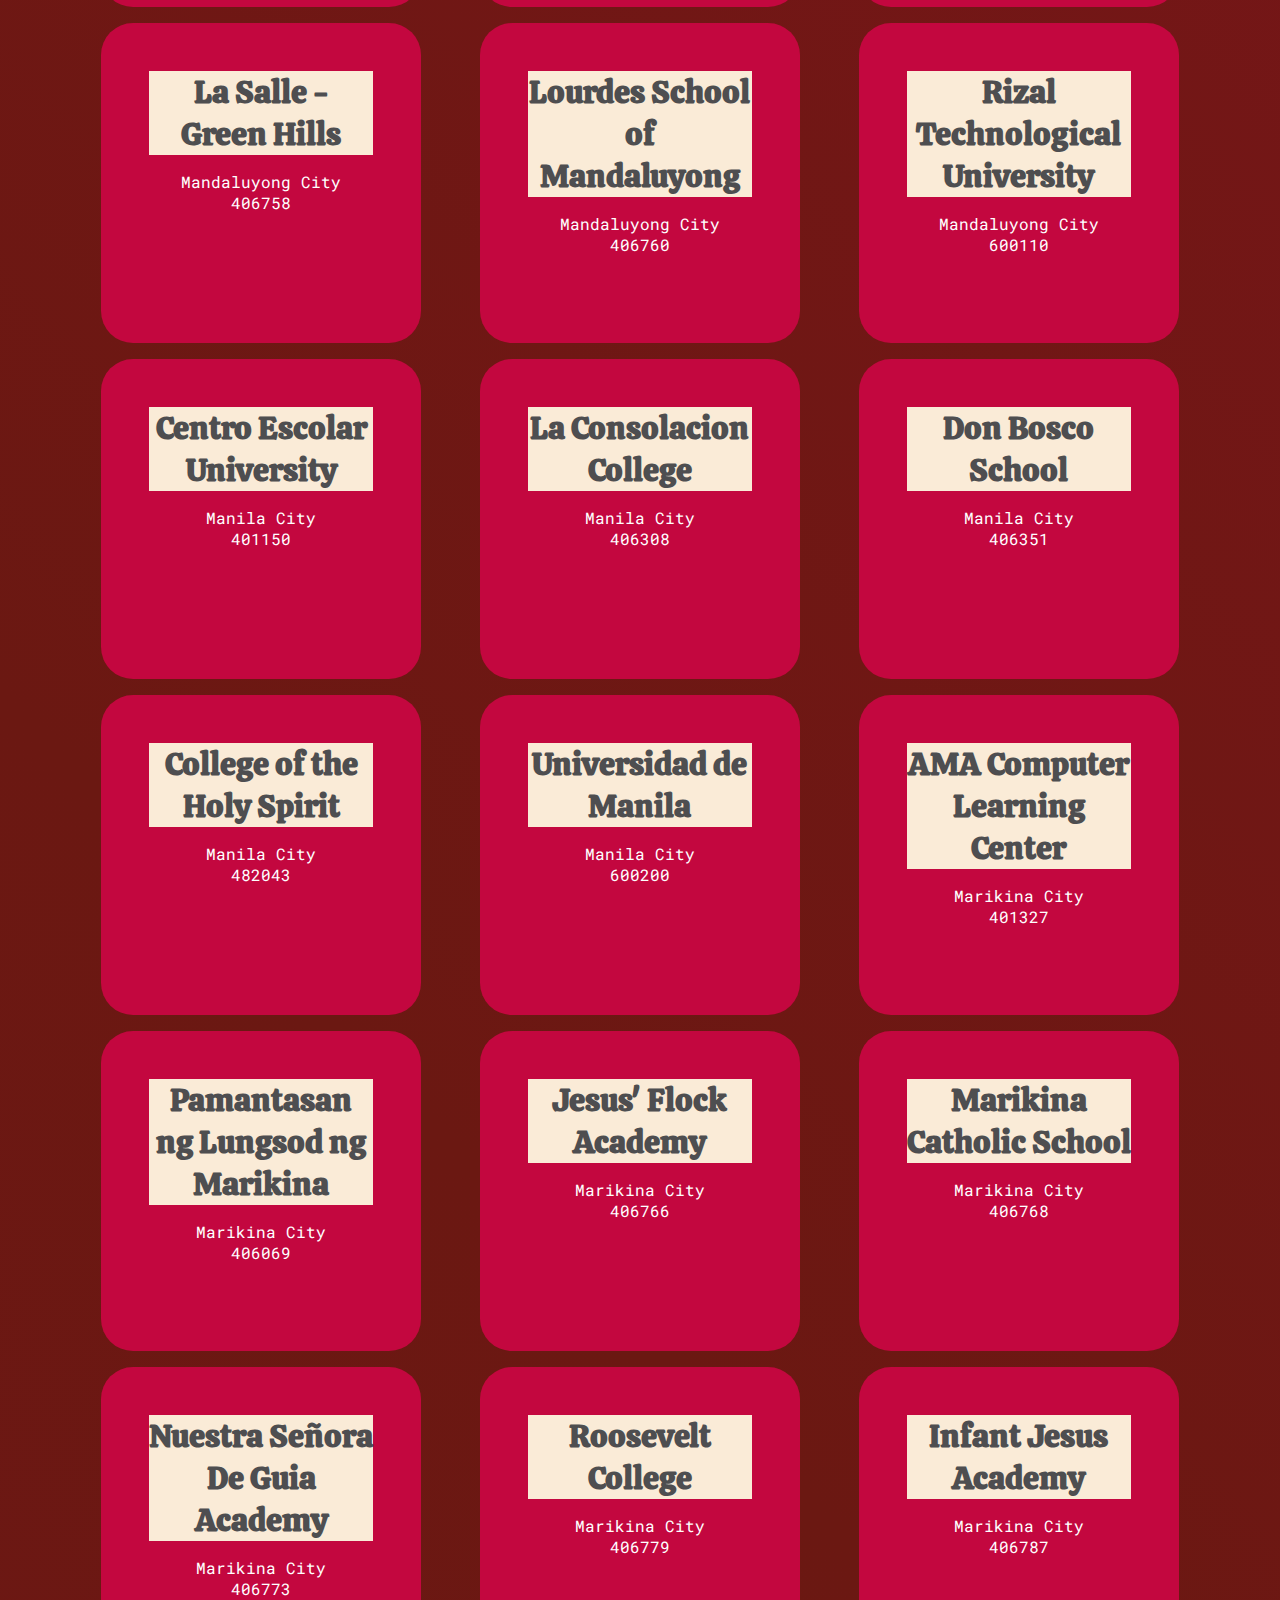
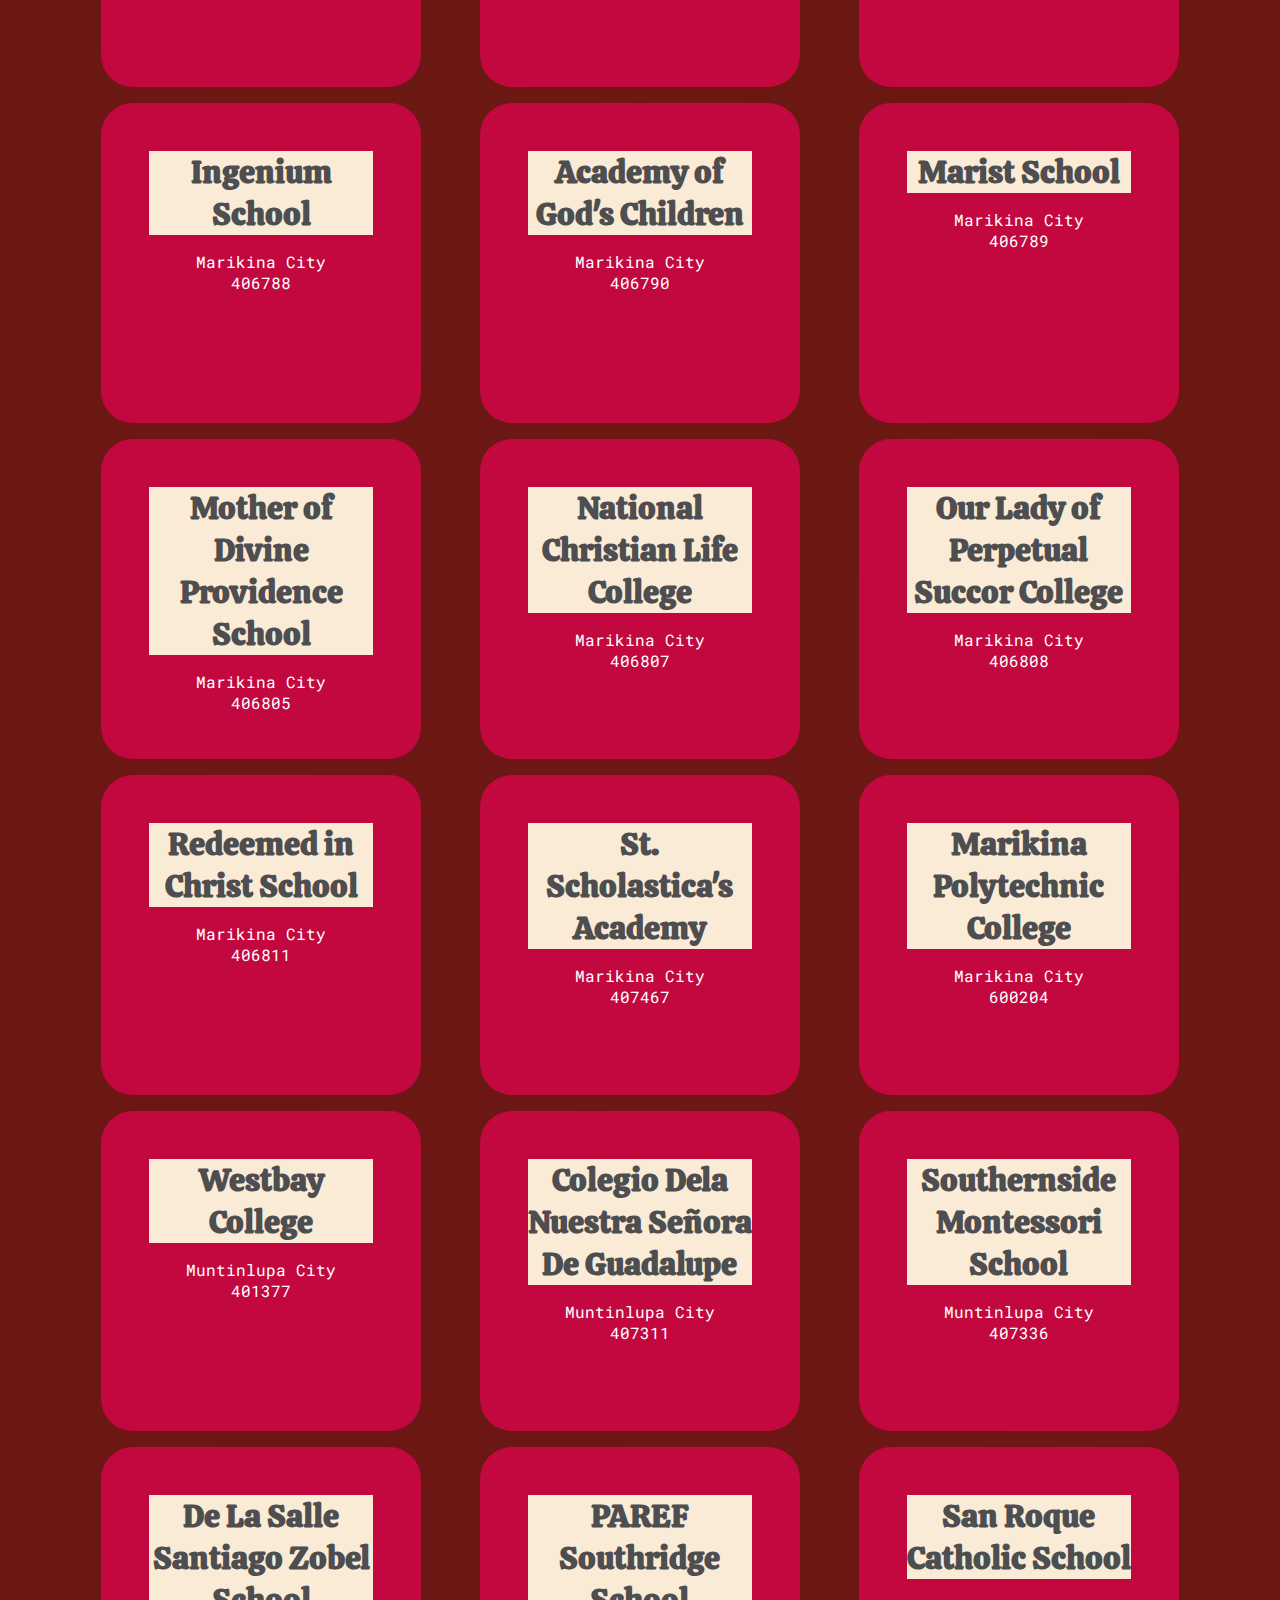
<file: tracks/stemassessment.html>
<!DOCTYPE html>
<html lang="en">
<head>
    <meta charset="UTF-8">
    <meta name="viewport" content="width=device-width, initial-scale=1.0">
    <link rel="icon" href="../assets\icon\snowicon.ico">
    <link rel="stylesheet" href="../stylesheet.css">
    <link rel="stylesheet" href="https://fonts.googleapis.com/css2?family=Material+Symbols+Outlined:opsz,wght,FILL,GRAD@20..48,100..700,0..1,-50..200" />

    <title>Path Walker - SCIENCE, TECHNOLOGY, ENGINEERING, AND MATHEMATICS</title>
</head>
<body>
    <div class="content">

        <p class="final">The strand most suited for you under ACADEMIC TRACK is</p>
        <h1 class="tracktitle">SCIENCE, TECHNOLOGY, ENGINEERING, AND MATHEMATICS STRAND</h1>

    </div>

    <div class="data" id="data">
        
    </div>

    <script src="../code.js"></script>
    <script src="../database/retrieveSTEM.js"></script>
</body>
</html>
</file>
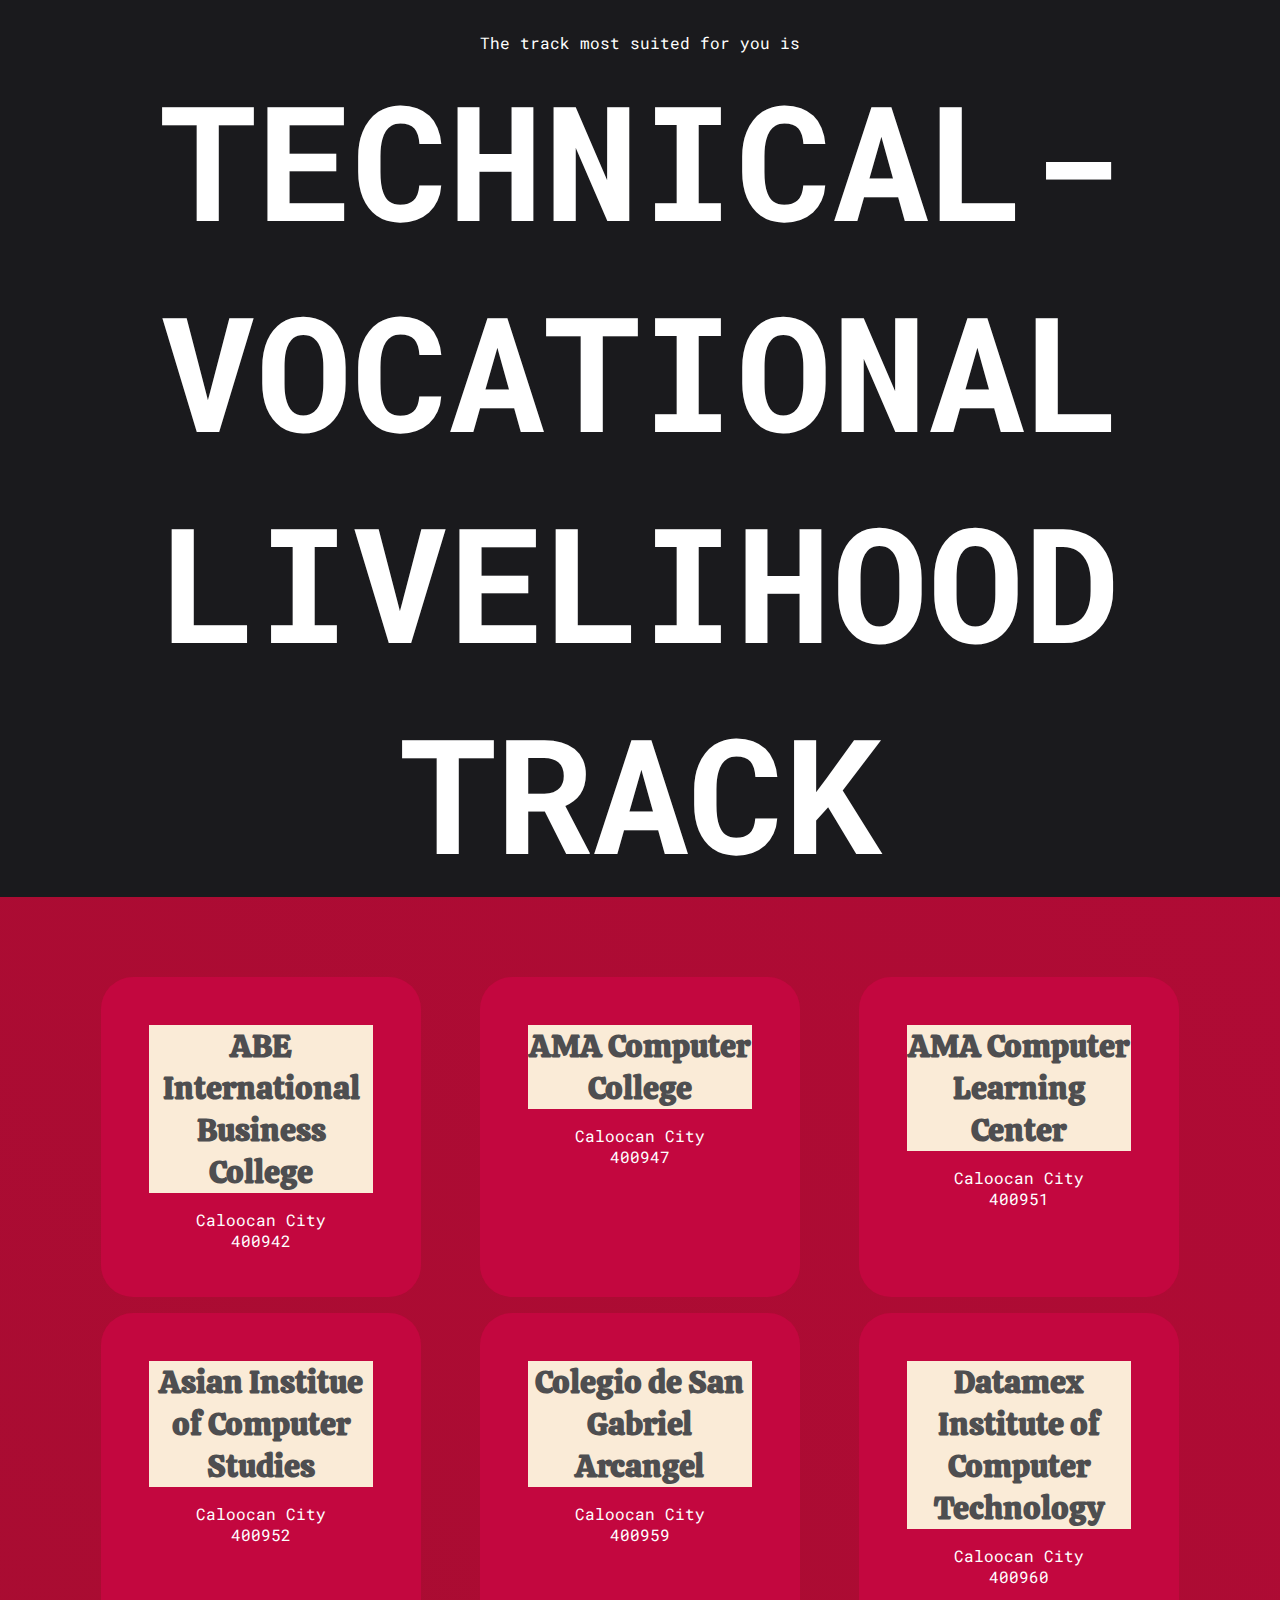
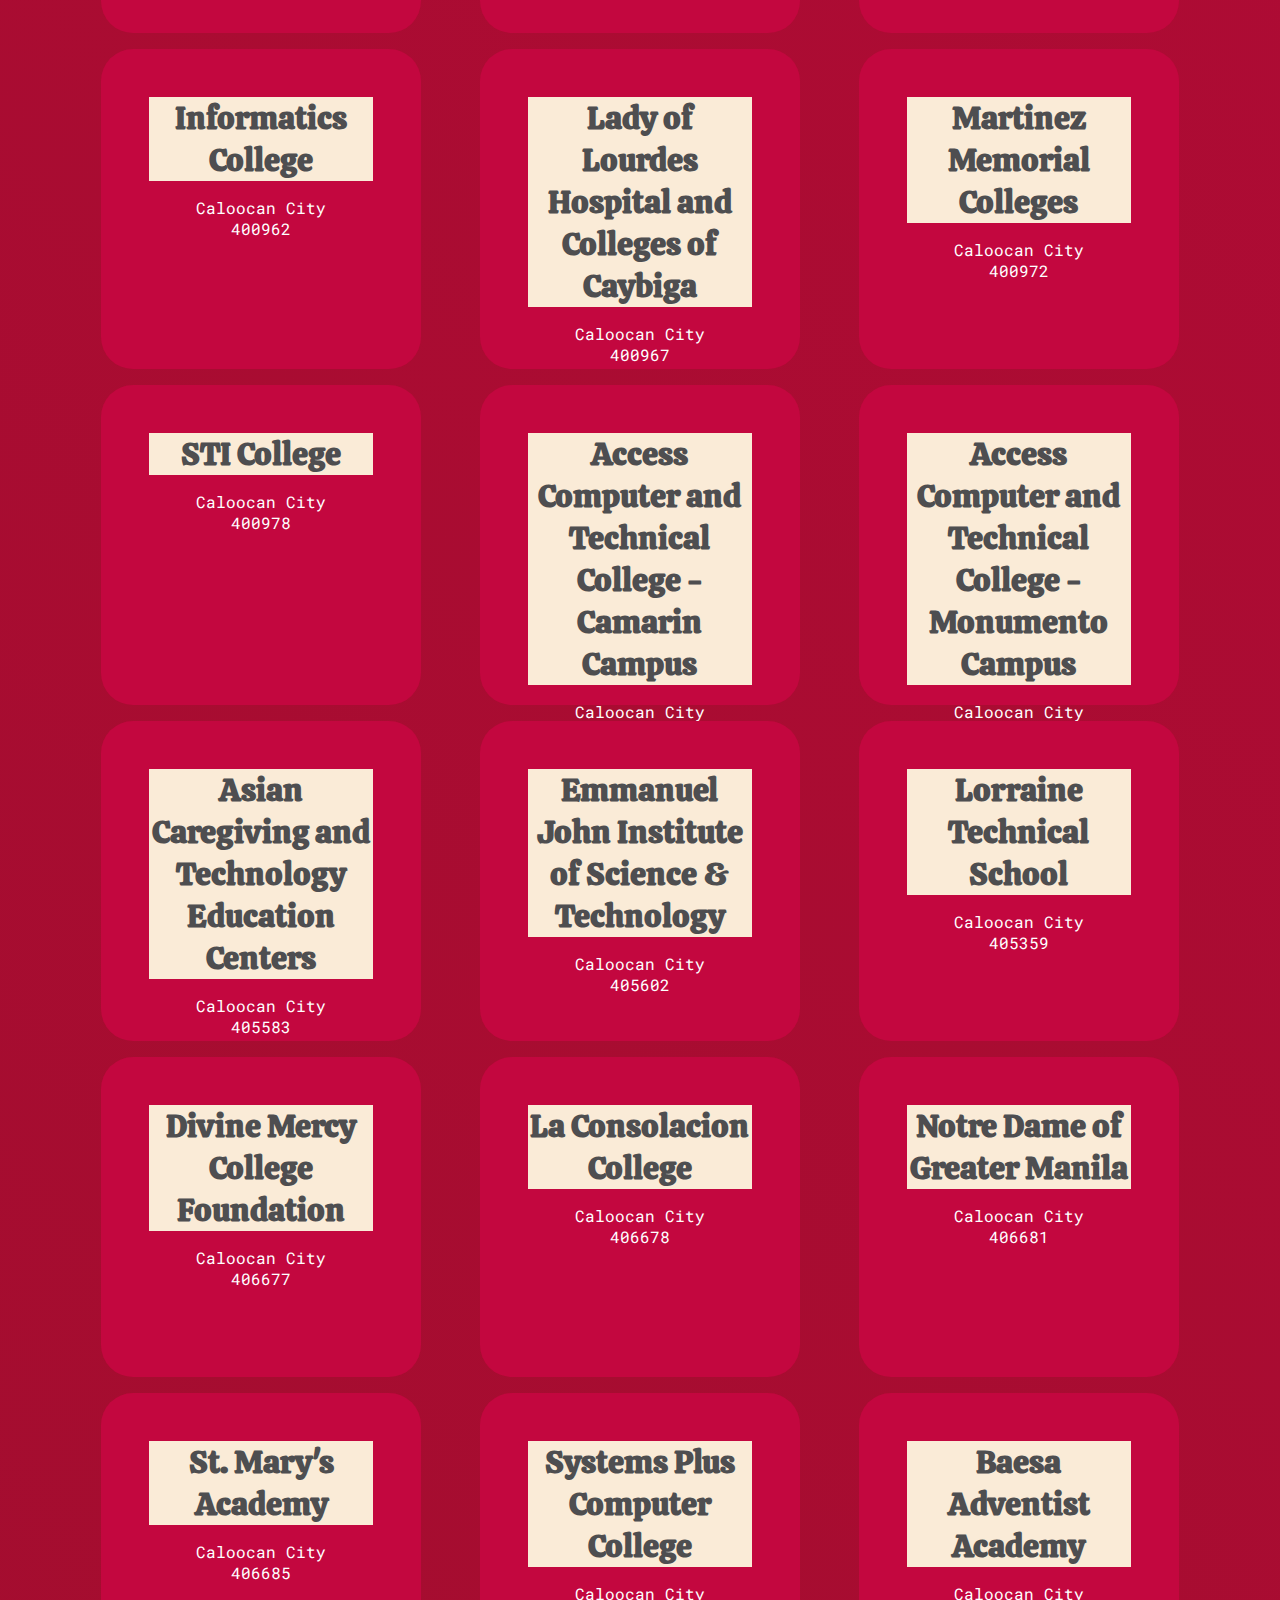
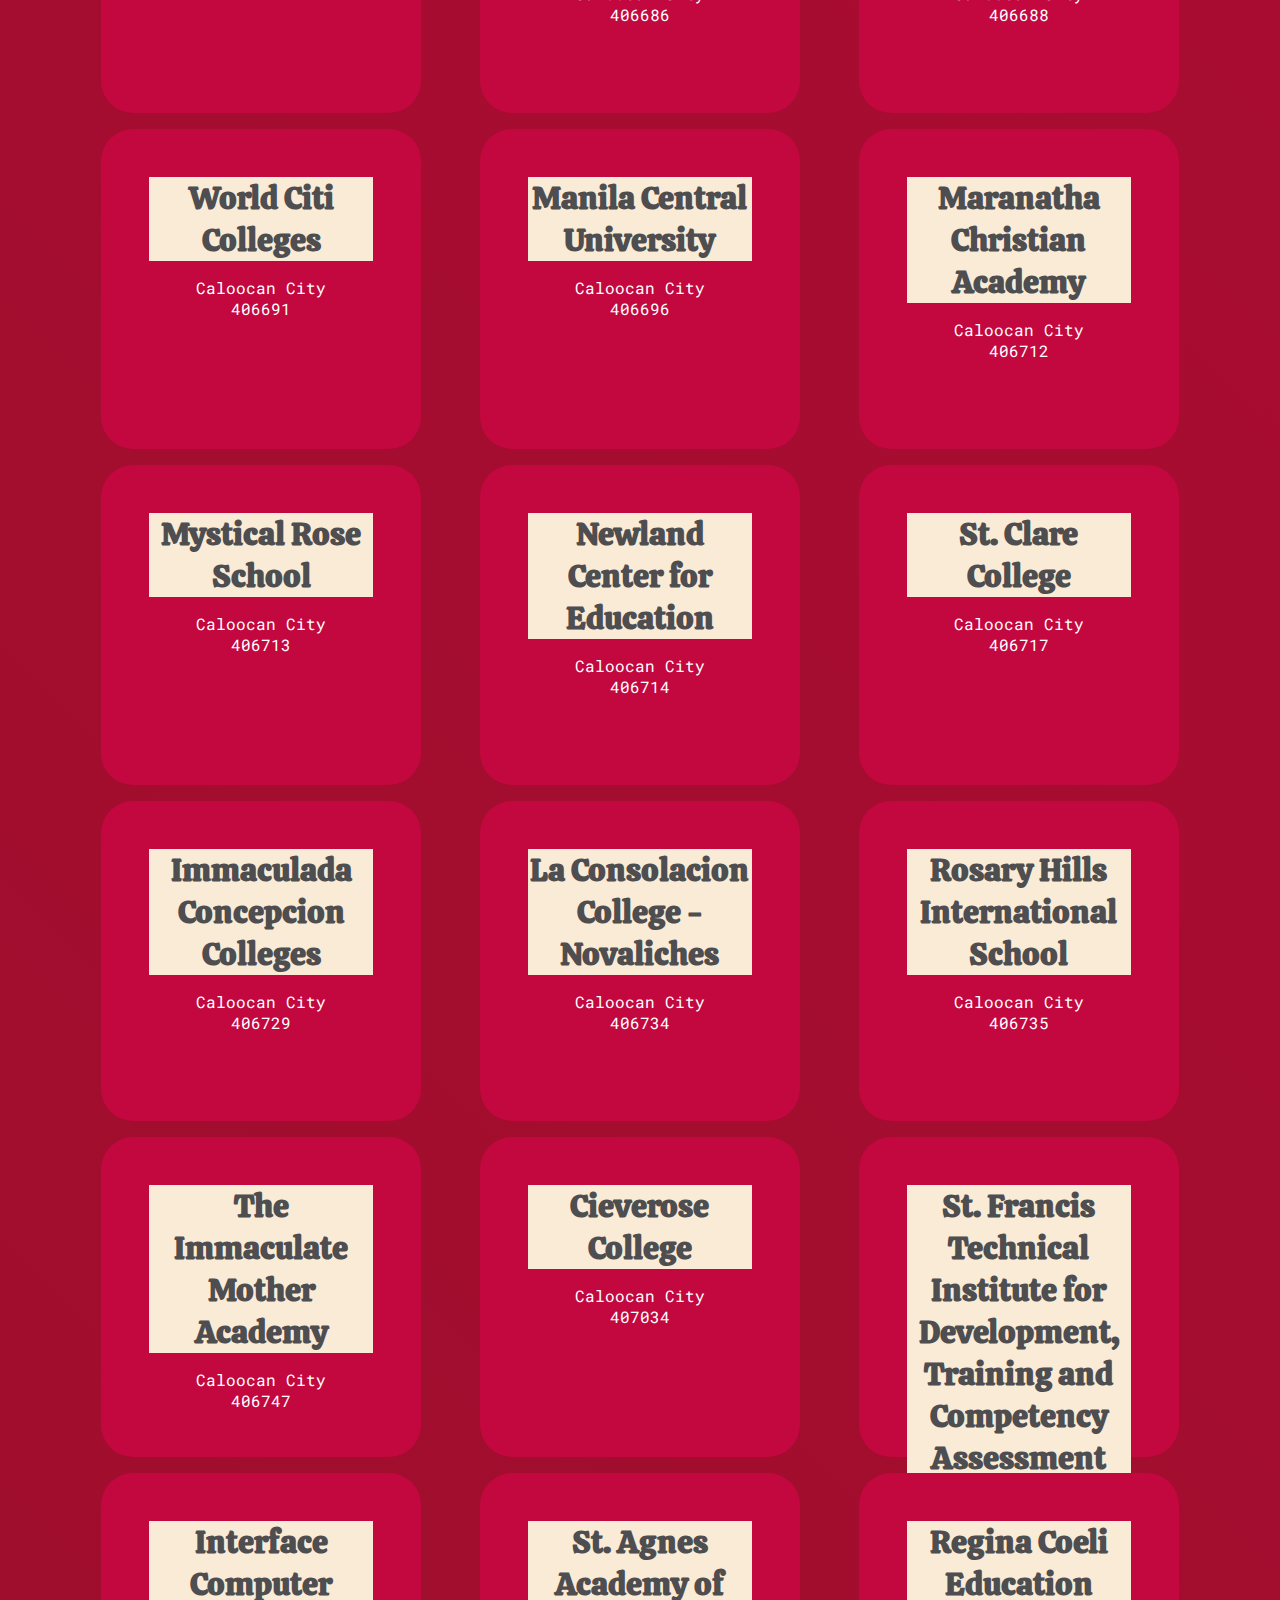
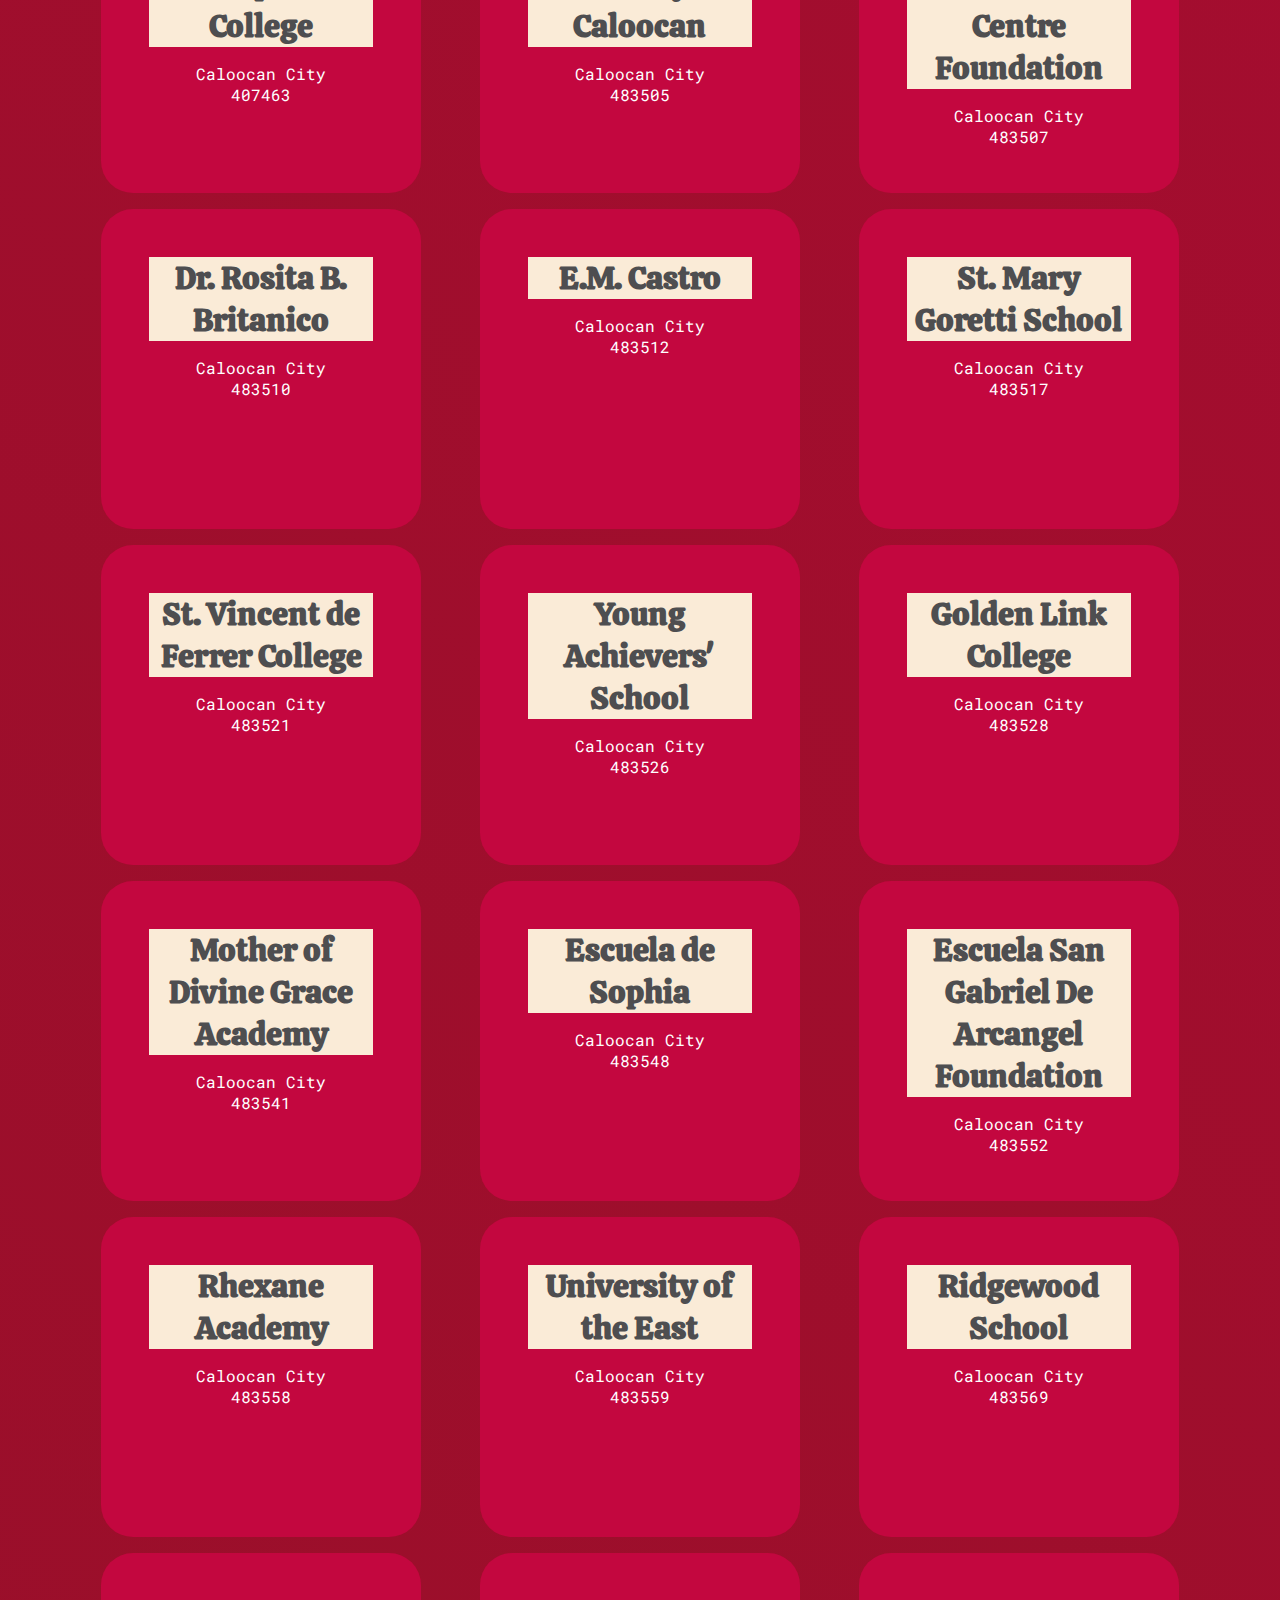
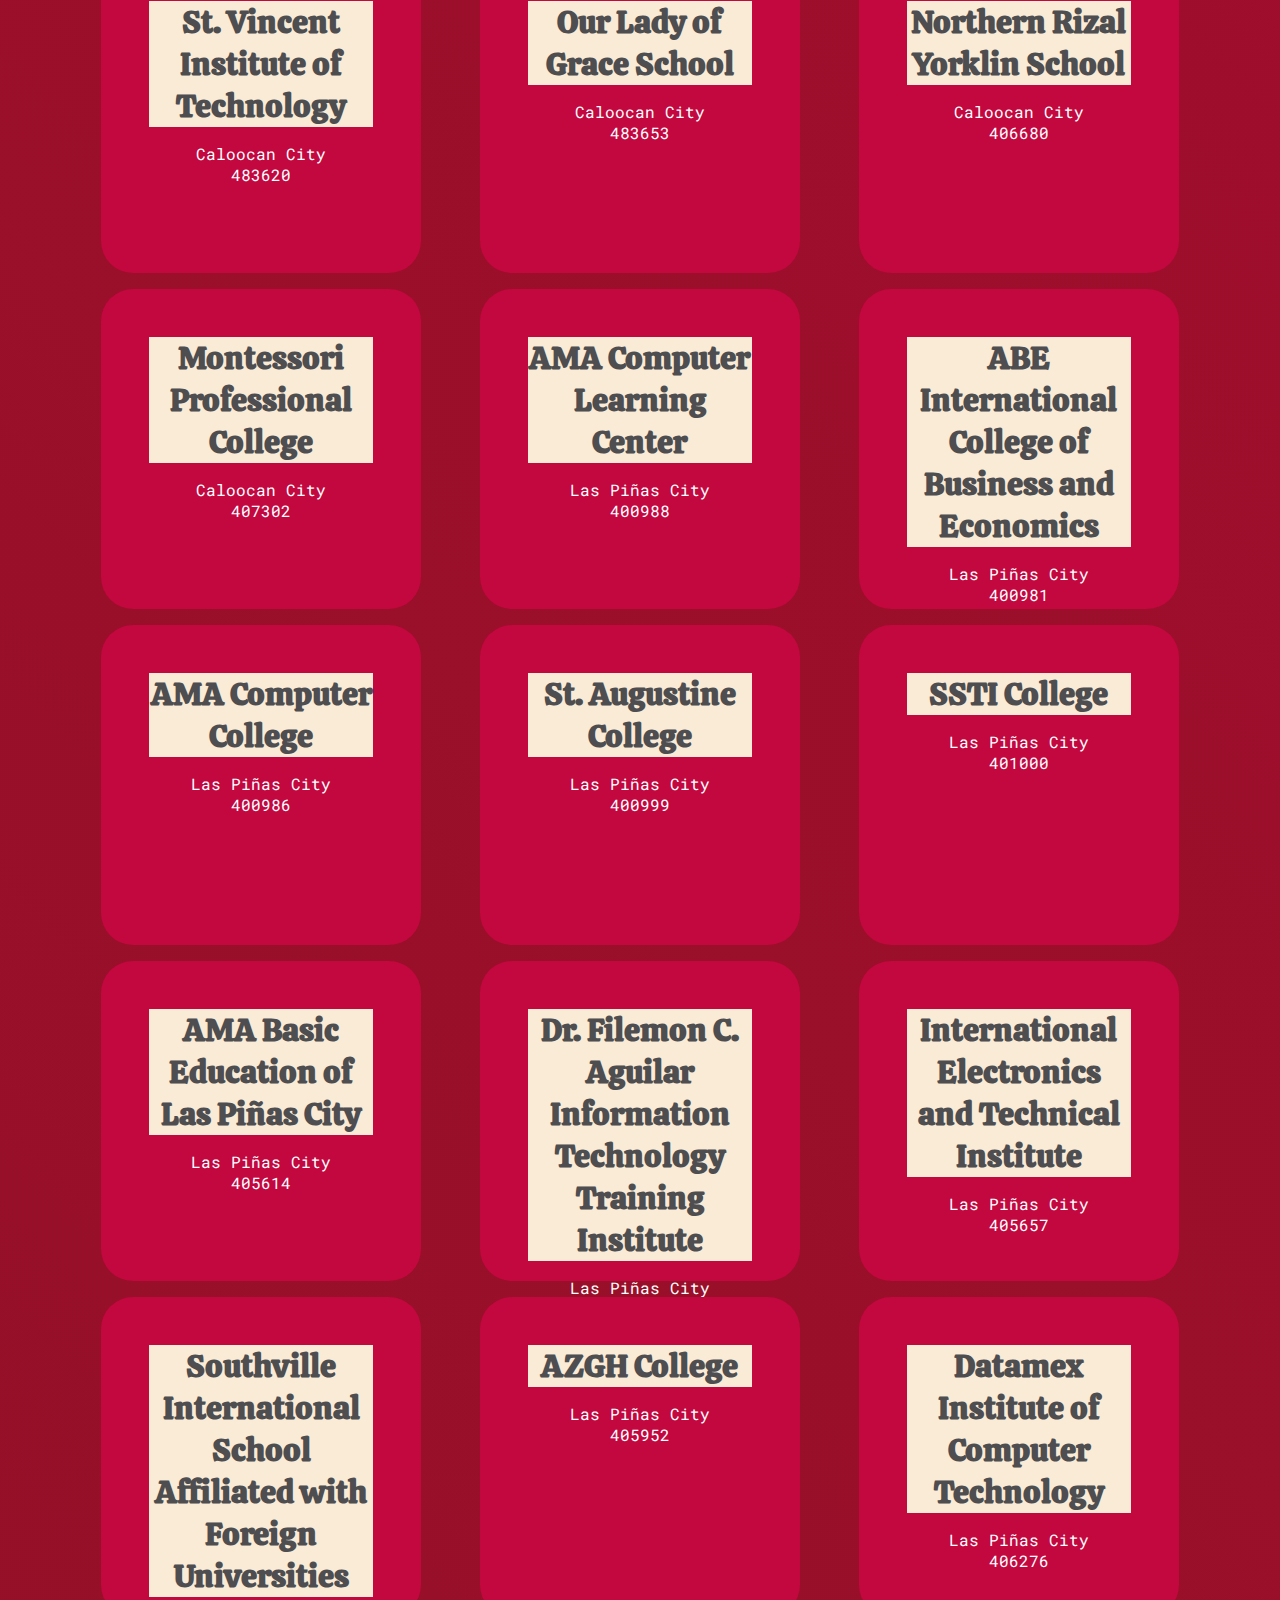
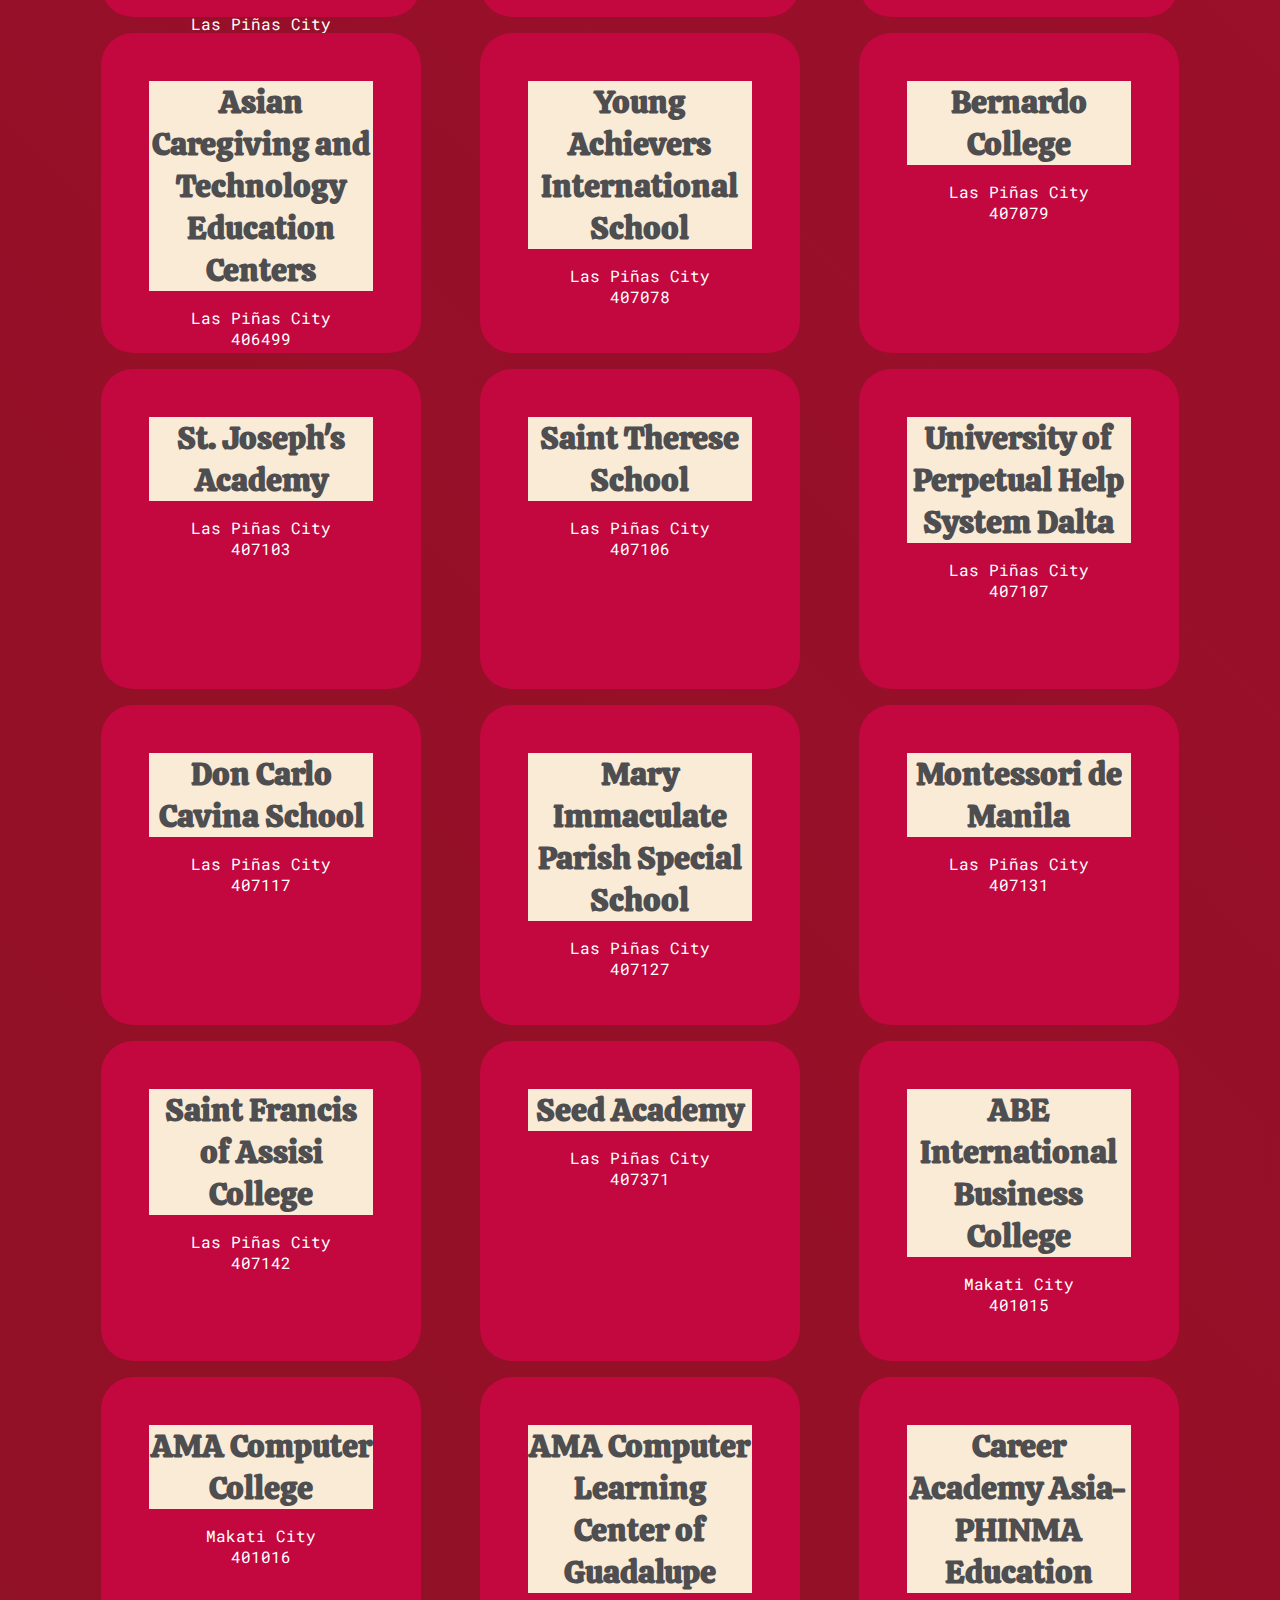
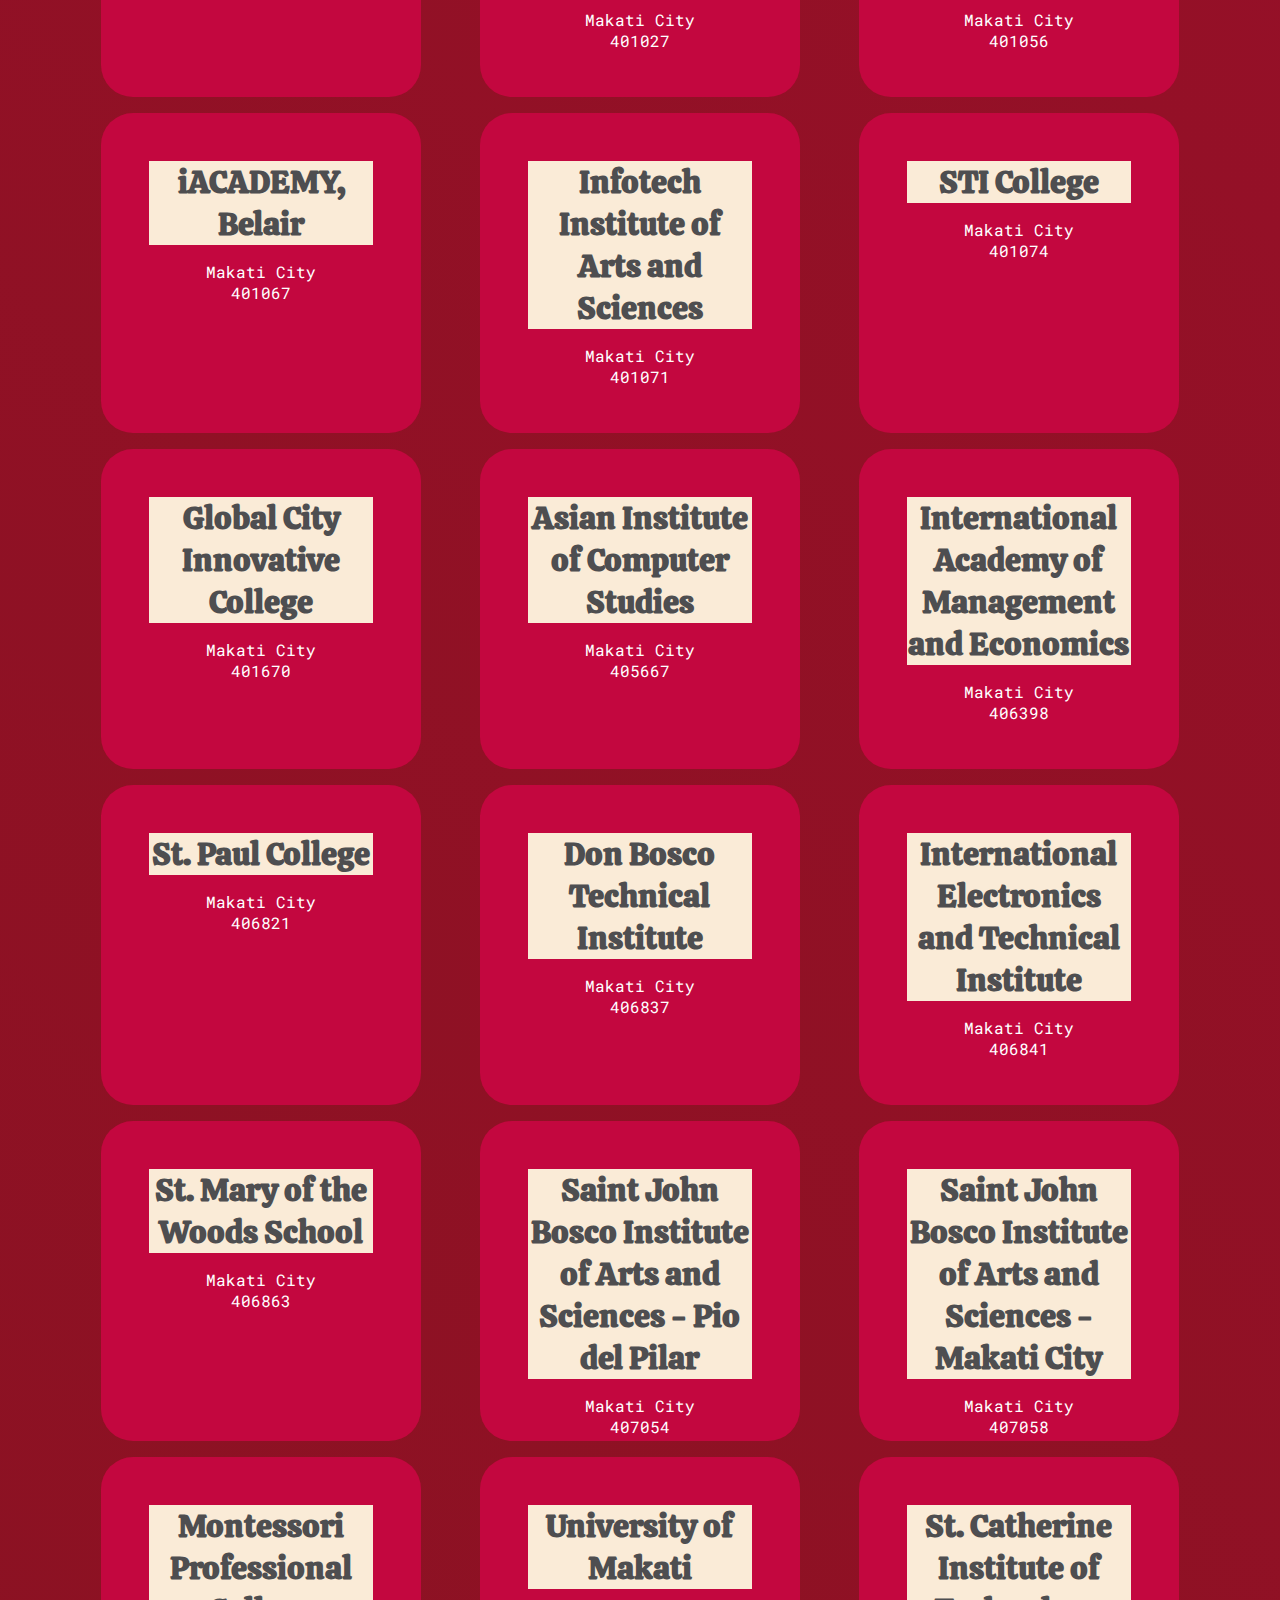
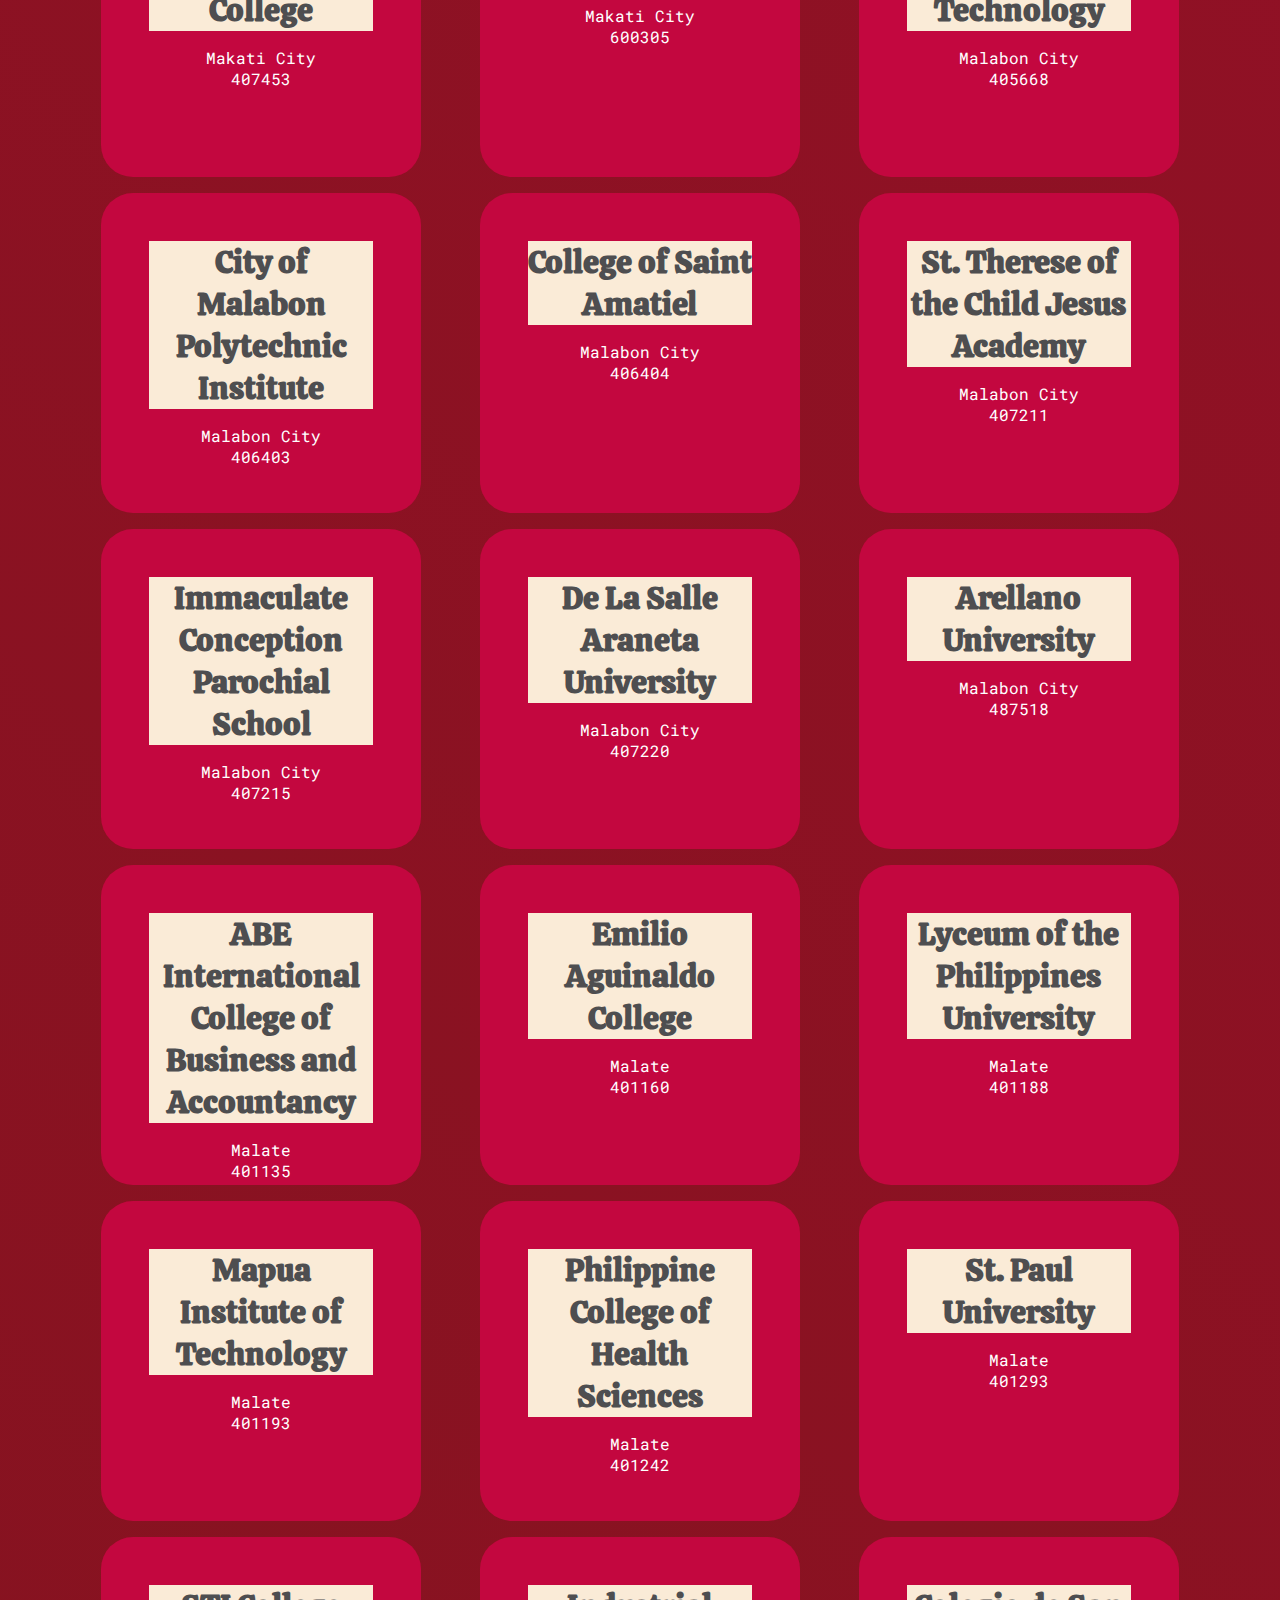
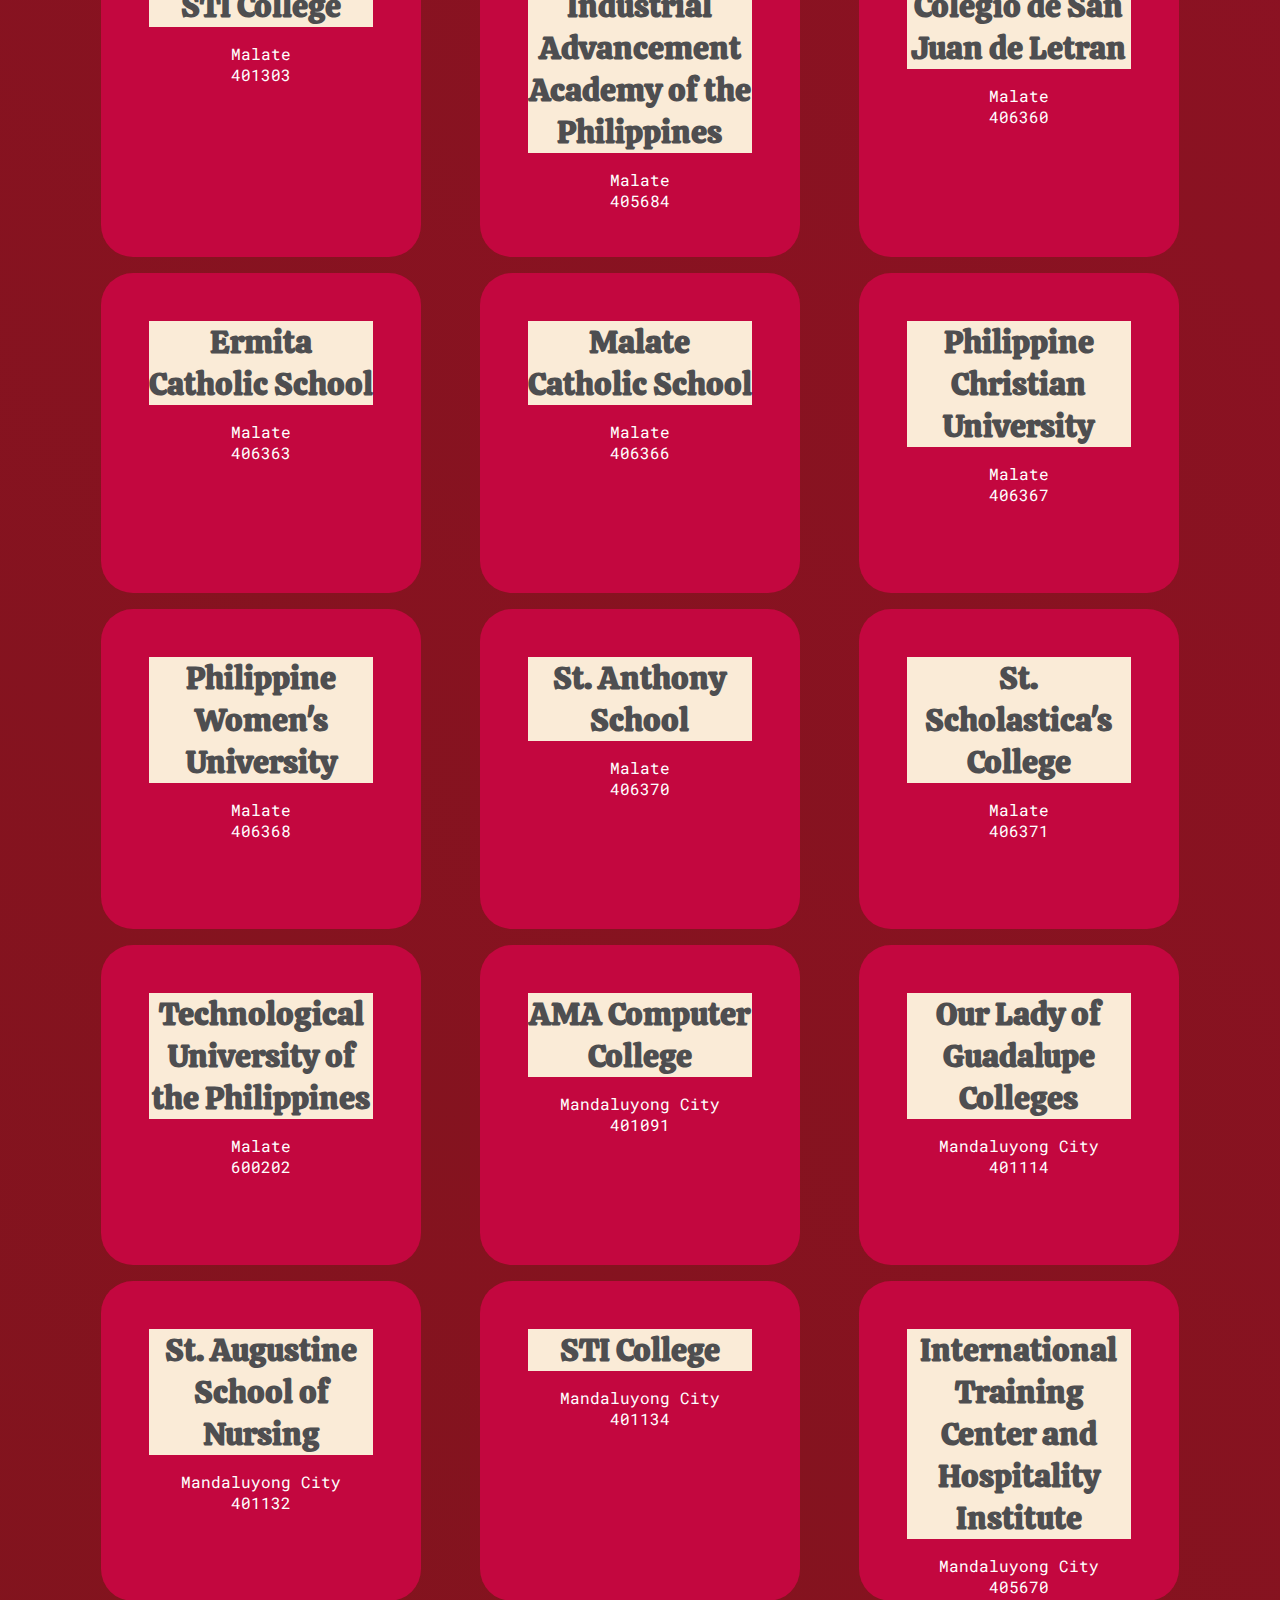
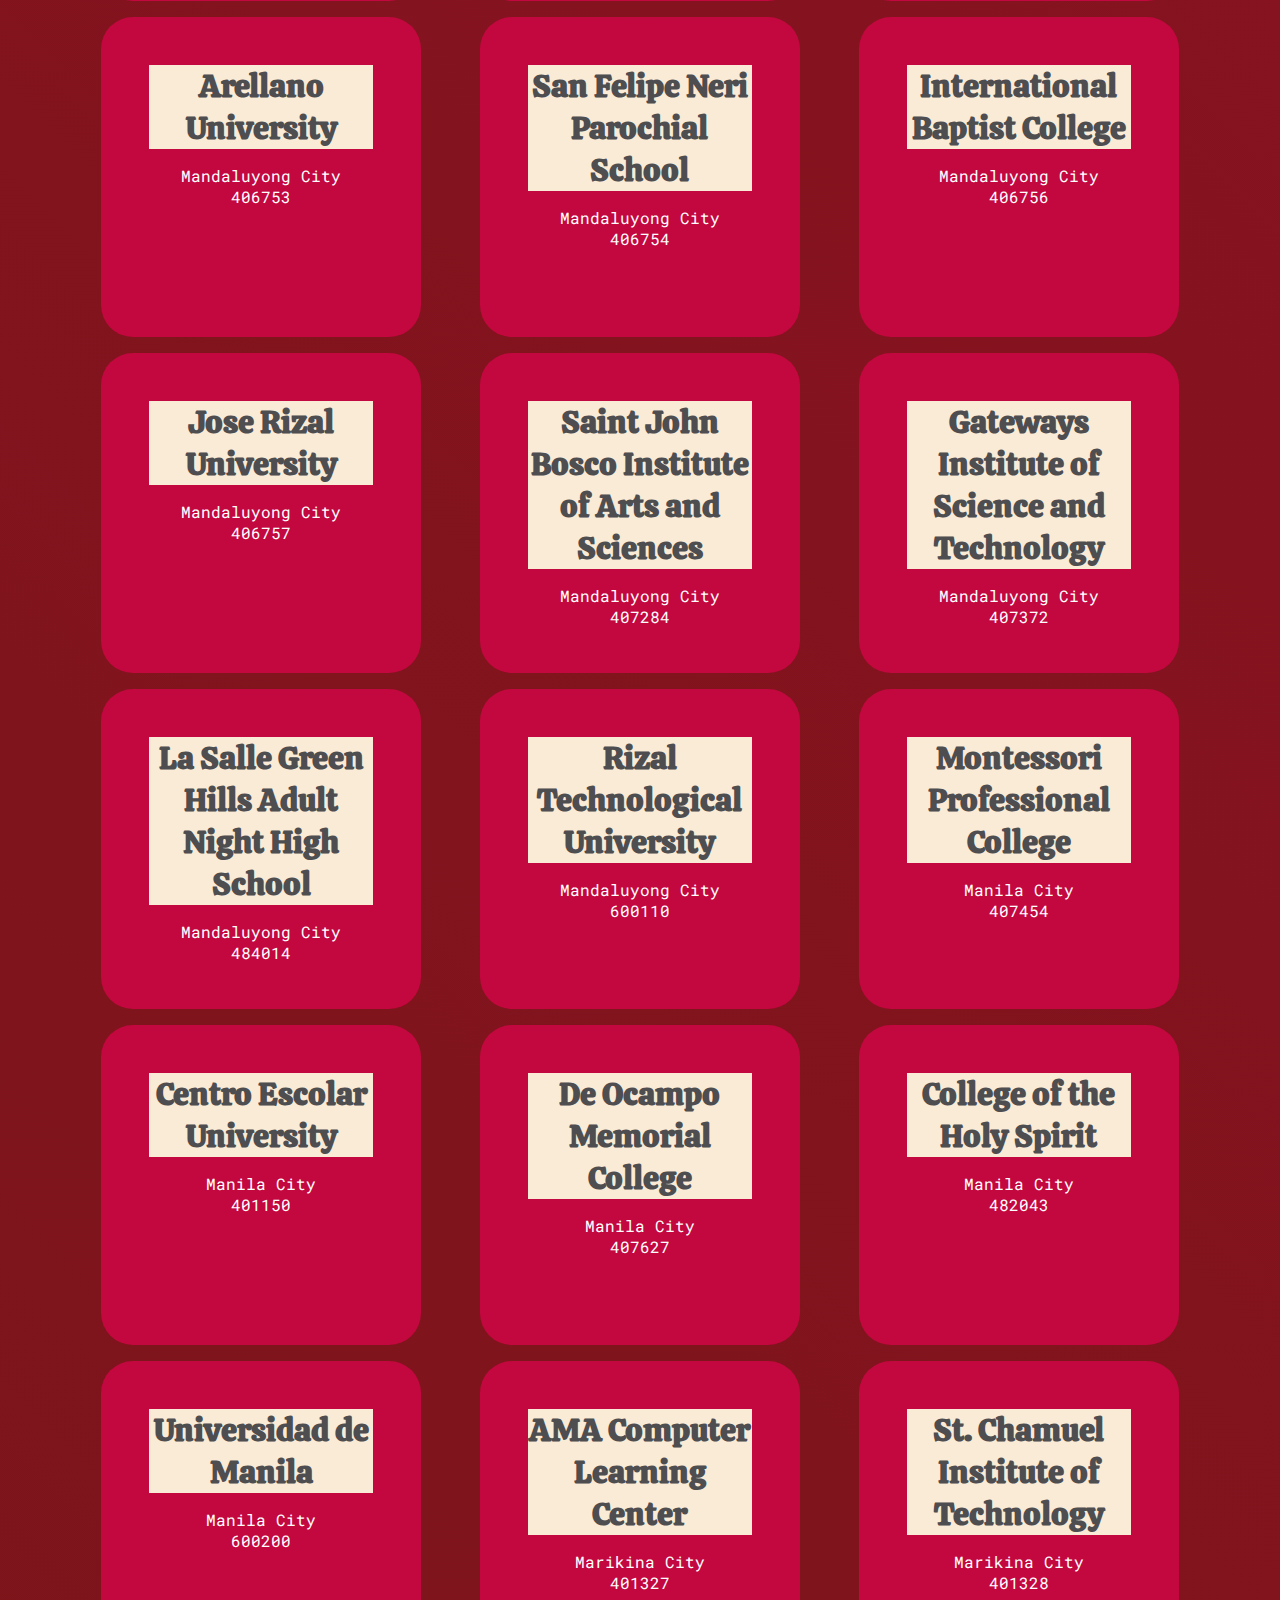
<file: tracks/tvlassessment.html>
<!DOCTYPE html>
<html lang="en">
<head>
    <meta charset="UTF-8">
    <meta name="viewport" content="width=device-width, initial-scale=1.0">
    <link rel="icon" href="../assets\icon\snowicon.ico">
    <link rel="stylesheet" href="../stylesheet.css">
    <link rel="stylesheet" href="https://fonts.googleapis.com/css2?family=Material+Symbols+Outlined:opsz,wght,FILL,GRAD@20..48,100..700,0..1,-50..200" />

    <title>Path Walker - TECHNICAL-VOCATIONAL LIVELIHOOD</title>
</head>
<body>

    <div class="content">

        <p class="final">The track most suited for you is</p>
        <h1 class="tracktitle">TECHNICAL-VOCATIONAL LIVELIHOOD TRACK</h1>

    </div>

    <div class="data" id="data">
        
    </div>

    <script src="../code.js"></script>
    <script src="../database/retrieveTVL.js"></script>
</body>
</html>
</file>
<file: stylesheet.css>
@import url('https://fonts.googleapis.com/css2?family=Calistoga&family=Roboto+Mono&display=swap');

html {
    font-size: 16px;
    overflow-x: hidden;
}

* {
    box-sizing: border-box;
    margin: 0;
    padding: 0;
}

body {
    font-family: 'Roboto Mono', monospace;
}

.material-symbols-outlined {
    font-variation-settings:
    'FILL' 0,
    'wght' 400,
    'GRAD' 0,
    'opsz' 48
  }



/*TITLE PAGE*/
.title {
    min-height: 100vh;
    min-width: 100vw;
    background-color: #6F2232;
    display: flex;
    align-items: center;
    justify-content: space-around;
    flex-wrap: wrap;
    padding-left: 10em;
    padding-right: 10em;
    position: relative;
}

.describe {
    max-width: 20rem;
    background-color: antiquewhite;
}

.title > #scrollButton {
    color: #ffffff;
    font-size: 1rem;
    position: absolute;
    bottom: 2rem;
    cursor: pointer;
    animation: scrollAnimation 1s ease-in-out infinite;
    display: flex;
    flex-direction: column;
    align-items: center;
}

.title > #scrollButton > span {
    font-size: 3rem;
}

@keyframes scrollAnimation {
    0% {
      transform: translateY(0);
    }
    50% {
      transform: translateY(-.5em);
    }
    100% {
      transform: translateY(0);
    }
}

.title > h1 {
    font-family: 'Calistoga', cursive;
    font-size: 8rem;
    color: #ffffff;
}

.title > .describe > p {
    font-size: 1rem;
    color: #4e4e50;
    text-align: right;
}




/*FIRST ASSESSMENT PAGE*/
.content {
    min-width: 100vw;
    display: flex;
    justify-content: center;
    align-items: center;
    flex-direction: column;
    background-color: #1a1a1d;
    color: #ffffff;
}

.content > .questioncard {
    background-color: #c3073f;
    margin: 2em;
    padding: 3em;
    min-width: 25rem;
    max-width: 25rem;
    border-radius: 2em;
    display: grid;
    justify-content: center;
    align-content: center;
    row-gap: 2em;
}

.content > .questioncard > p {
    text-align: center;
}

.content > .questioncard > .choices > input {
    margin-top: 1em;
}

.content > #assess {
    background: linear-gradient(
        45deg,
        rgba(111, 34, 50, 1) 0%,
        rgba(149, 7, 64, 1) 40%,
        rgba(195, 7, 63, 1) 100%
    );;
    font-family: 'Calistoga', cursive;
    font-size: 1.5rem;
    color: #ffffff;
    padding: .5em;
    border-radius: .5em;
    border: none;
    min-width: 10rem;
    cursor: pointer;
    transition: .8s;
    display: flex;
    align-items: center;
    justify-content: center;
    margin-bottom: 2rem;
}

.content > #assess:hover {
    background: antiquewhite;
    color: #4e4e50;
}






/*FINAL ASSESSMENT*/
.content > .final {
    margin-top: 2em;
}

.content > .tracktitle {
    font-size: 10rem;
    text-align: center;
}

.data {
    display: grid;
    min-width: 100vw;
    background: linear-gradient(
        45deg,
        rgba(111, 34, 50, 1) 0%,
        rgba(149, 7, 64, 1) 40%,
        rgba(107, 24, 18, 1) 80%,
        rgba(195, 7, 63, 1) 100%
    );;
    background-size: 600% 600%;
    animation: gradientAnimation 10s ease infinite;
    gap: 1em;
    grid-template-columns: repeat(auto-fit, minmax(20rem, 1fr));
    justify-items: center;
    justify-content: space-around;
    padding: 5em;
}

@keyframes gradientAnimation {
    0% {
      background-position: 0% 50%;
    }
    50% {
      background-position: 100% 50%;
    }
    100% {
      background-position: 0% 50%;
    }
  }

.data > .schoolcard {
    background-color: #c3073f;
    color: #ffffff;
    max-height: 20rem;
    min-height: 20rem;
    max-width: 20rem;
    min-width: 20rem;
    border-radius: 2em;
    padding: 3em;
    display: flex;
    flex-direction: column;
    align-items: center;
    transition: .3s;
    cursor: pointer;
}

.data > .schoolcard:hover {
    transform: translateY(-.5em);
    background-color: #4e4e50;
}

.data > .schoolcard > .schoolname {
    width: 100%;
    text-align: center;
    background-color: antiquewhite;
    font-family: 'Calistoga', cursive;
    color: #4e4e50;
}

.data > .schoolcard > .schooladdr {
    margin-top: 1em;
    text-align: center;
}

.data > .schoolcard > .schoolid {
    text-align: center;
}









/*MEDIA QUERY*/
@media only screen and (max-width: 600px) {
    /* Mobile-specific styles here */
  
    .title {
      padding-left: 2em;
      padding-right: 2em;
    }
  
    .title > h1 {
      font-size: 4rem;
      text-align: center;
      margin-bottom: -5em;
    }

    .content > .tracktitle {
        font-size: 4rem;
    }
  
    .describe {
      max-width: 100%;
      margin-bottom: 1em;
    }

    .title > .describe > p {
        text-align: center;
    }
  
    .content > .questioncard {
      min-width: 80%;
      max-width: 80%;
    }
  
    .content > #assess {
      min-width: 80%;
    }
  }
</file>
<file: save.css>
.res {
    margin: auto;
    display: grid;
    grid-template-columns: .5fr 2fr 2fr;
    gap: 2em;
}
</file>
<file: tracks/apply.css>
@import url('https://fonts.googleapis.com/css2?family=Calistoga&family=Roboto+Mono&display=swap');

.formcontainer {
    min-width: 45vw;
    margin: auto;
    padding: 1em;
}

.form-group {
    margin-bottom: 1em;
}

label {
    display: block;
    margin-bottom: .25em;
}

input[type="text"], textarea {
    width: 100%;
    padding: 12px 20px;
    margin: .5em 0;
    display: inline-block;
    background-color: #ffffff69;
    border: 1px solid #ccc;
    box-sizing: border-box;
    resize: vertical;
}

textarea {
    min-height: 10rem;
}

input[type="submit"] {
    background-color: #4caf4f;
    color: white;
    padding: 1em;
    border: none;
    cursor: pointer;
    width: 100%;
}





.apply {
    min-height: 100vh;
    min-width: auto;
    display: flex;
    align-items: center;
    justify-content: space-around;
    flex-wrap: wrap;
    padding-left: 10em;
    padding-right: 10em;
}





.reminder {
    max-width: 45vw;
    padding: 1em;
    background-color: rgba(255, 235, 205, 0.623);
}

.reminder > ul {
    padding: 1em;
}

h1 {
    font-family: 'Calistoga', cursive;
    font-size: 3rem;
}


#marquee {
    color: #c3073f50;
    font-size: 15rem;
    position: fixed;
    text-align: center;
    left: 50%;
    transform: translateX(-50%);
    z-index: -1;
    line-height: .8em;
  }



@media only screen and (max-width: 600px) {
    .formcontainer {
        min-width: 90vw;
    }

    .reminder {
        min-width: 90vw;
    }
}
</file>
<file: tracks/print.css>
@import url('https://fonts.googleapis.com/css2?family=Calistoga&family=Roboto+Mono&display=swap');

.container {
    display: flex;
    justify-content: space-evenly;
    align-items: center;
    height: 100vh;
    width: 100vw;
}

.reminder {
    max-width: 45vw;
    padding: 1em;
    background-color: rgba(255, 235, 205, 0.623);
}

.reminder > h1 {
    font-family: 'Calistoga', cursive;
    font-size: 3rem;
}

.reminder > ul {
    padding: 1em;
}

.printable > h1 {
    font-family: 'Calistoga', cursive;
    font-size: 4rem;
}
</file>
